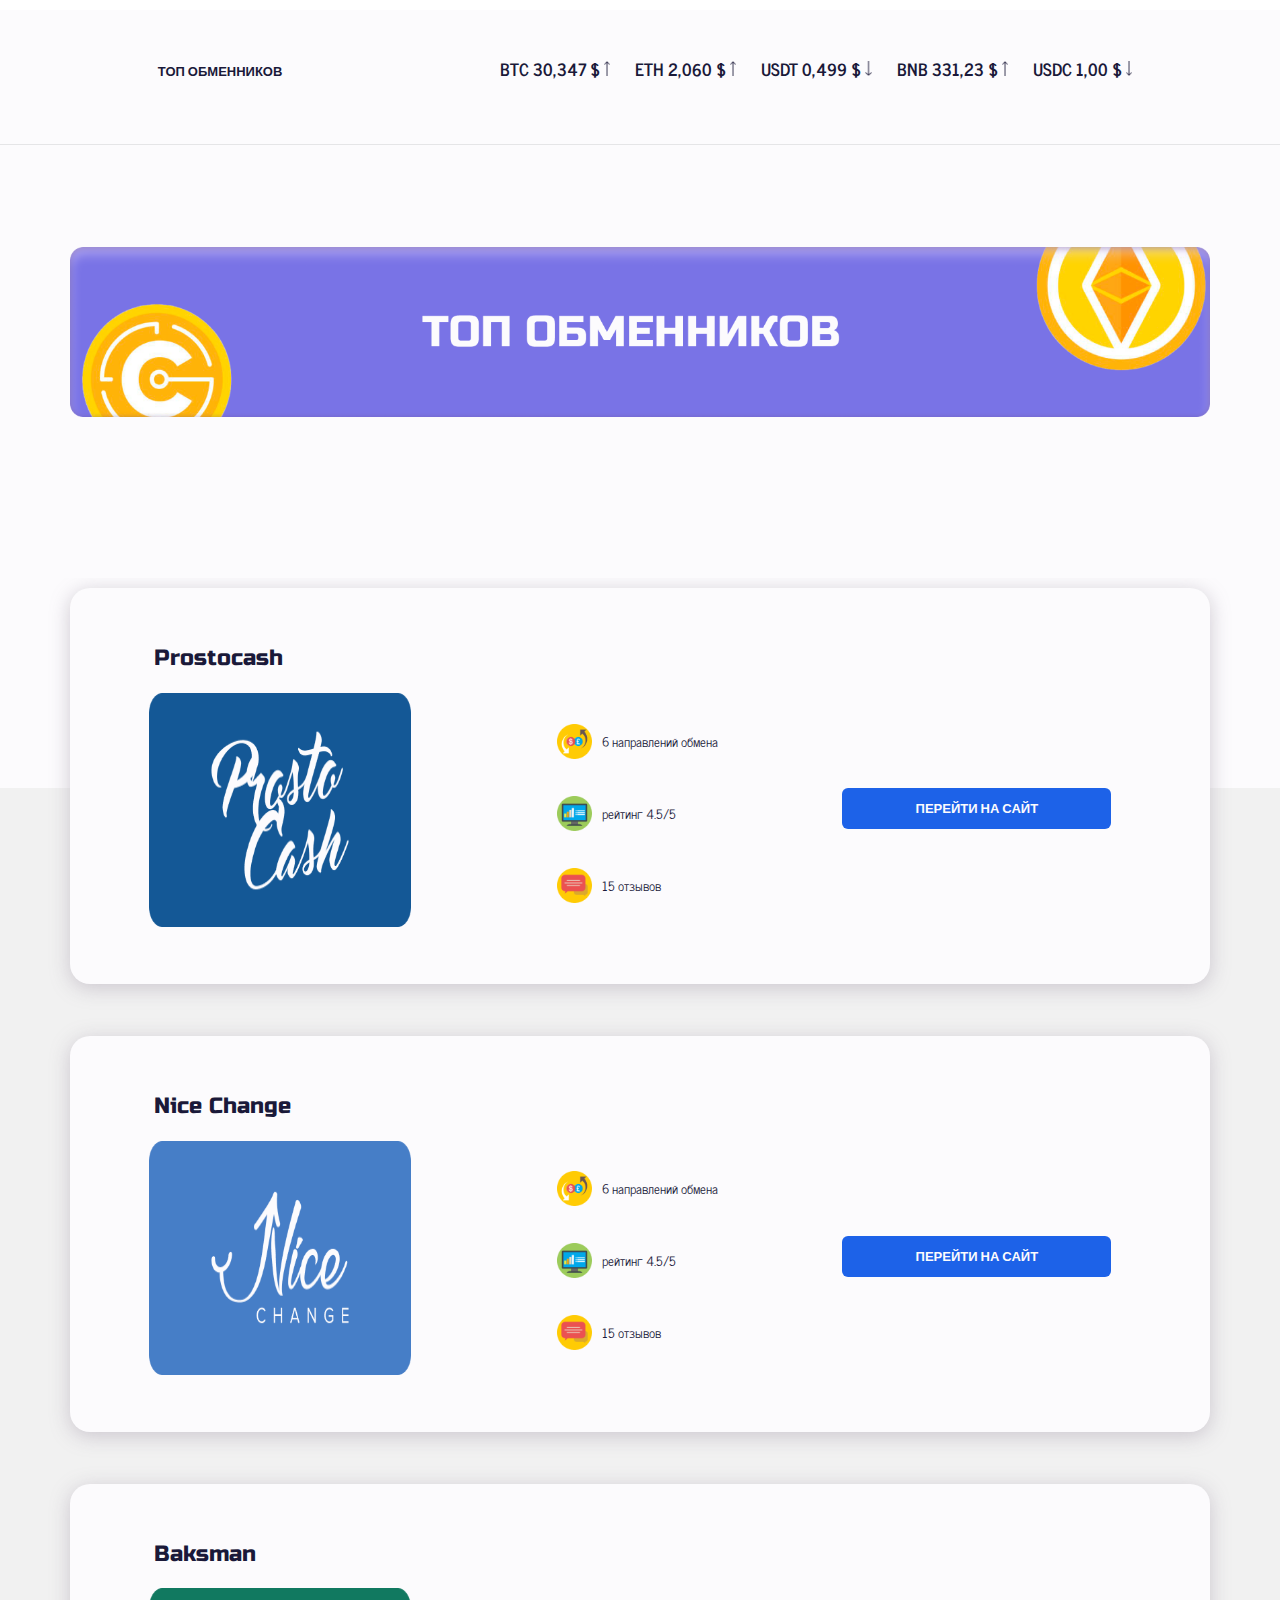
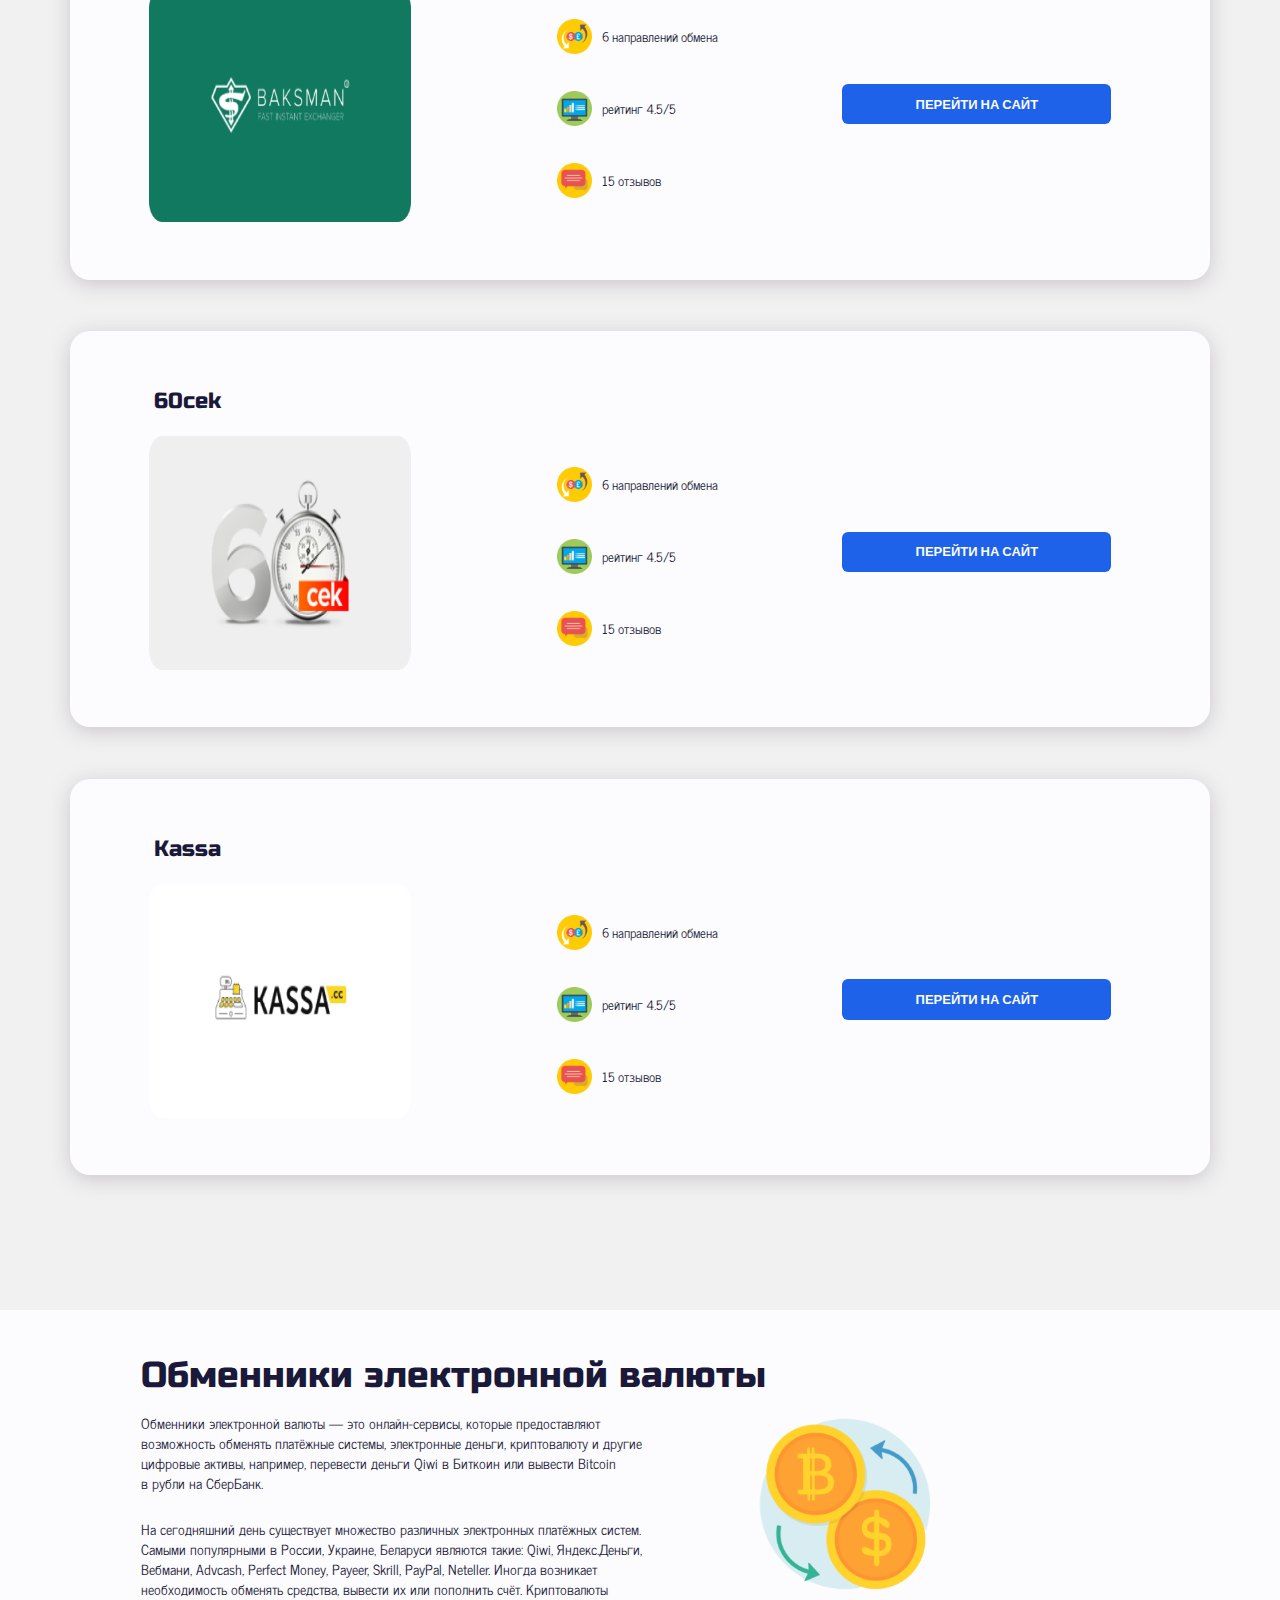
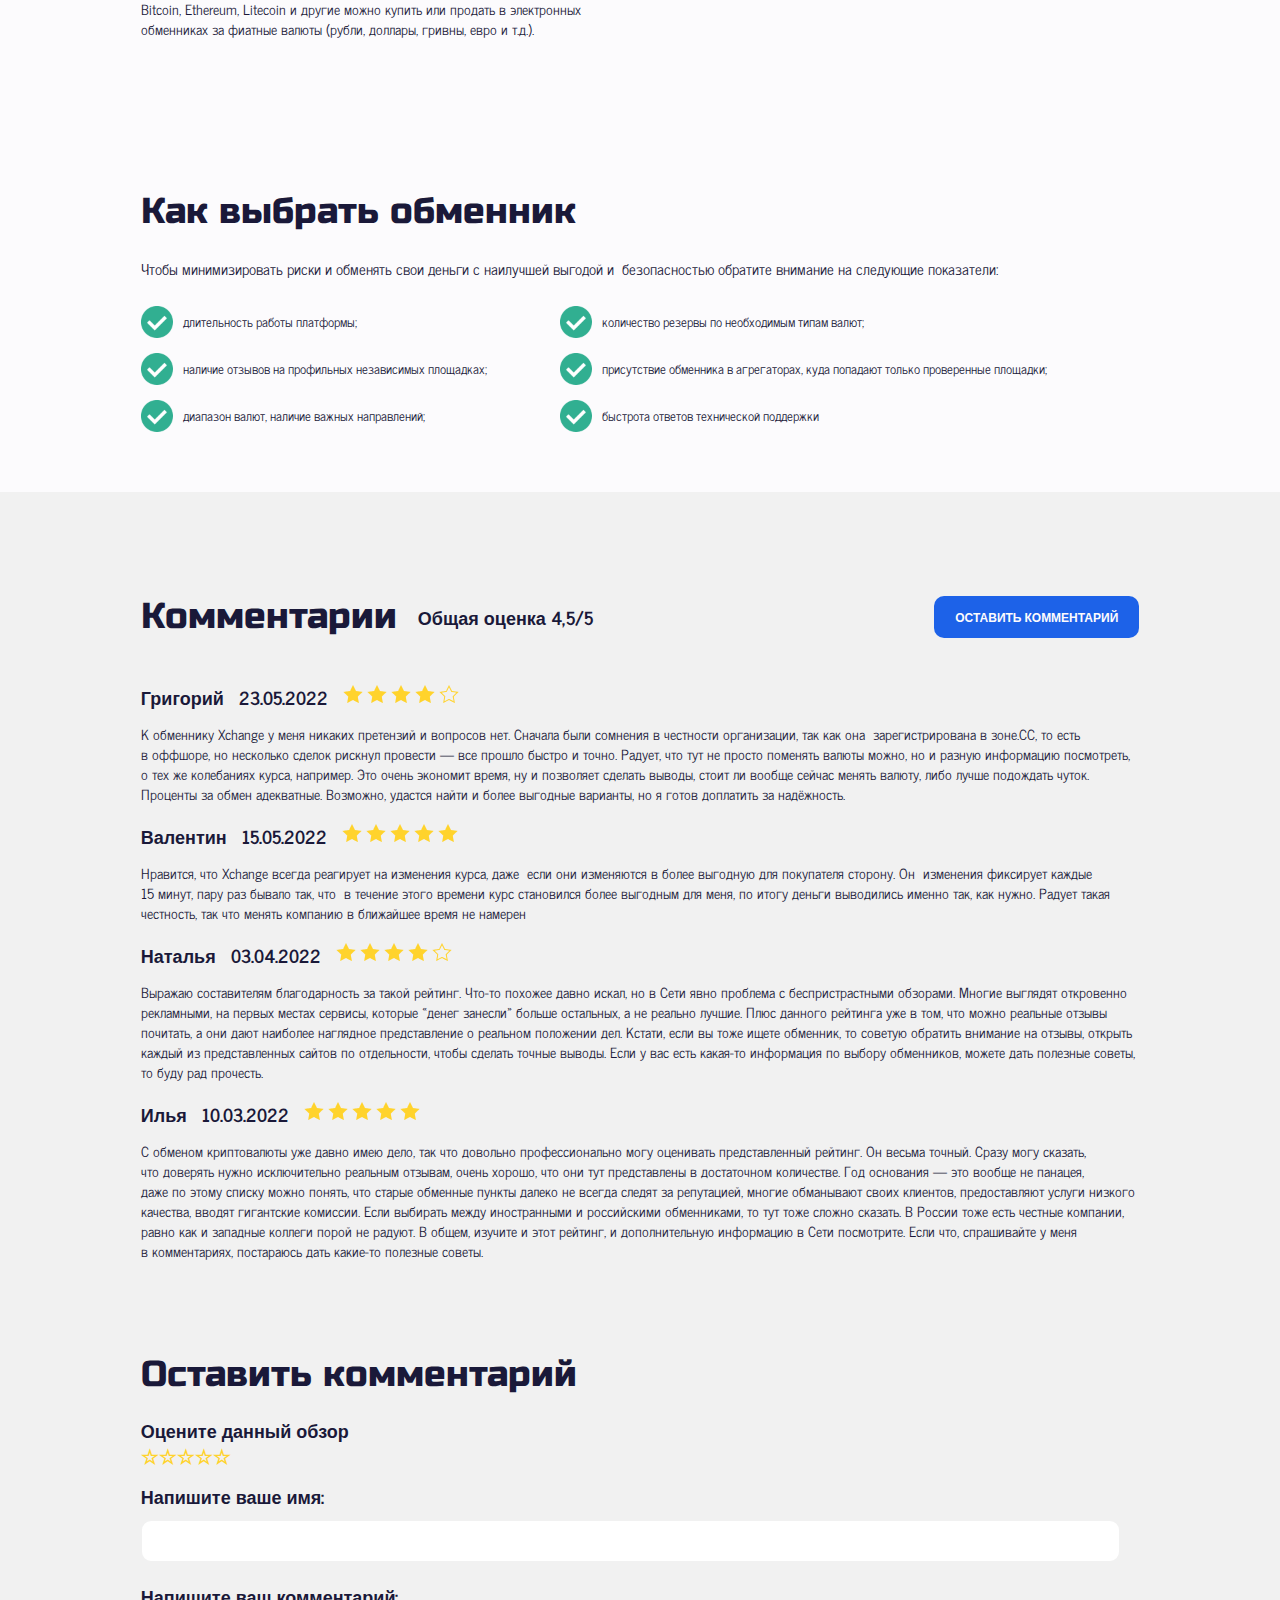
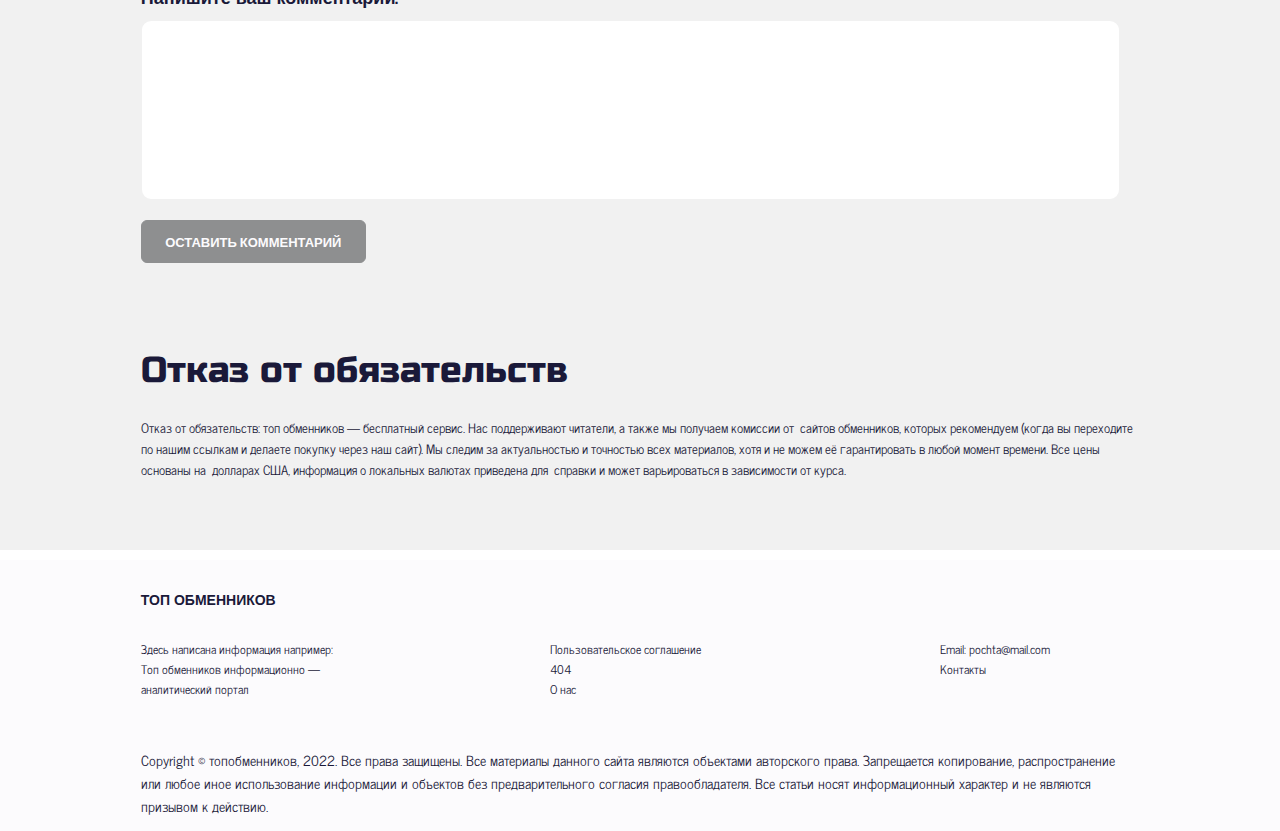
<file: index.html>
<!DOCTYPE html>
<html lang="en">
<head>
    <meta charset="UTF-8">
    <meta http-equiv="X-UA-Compatible" content="IE=edge">
    <meta name="viewport" content="width=device-width, initial-scale=1.0">
    <title>ТОП обменников</title>

    <!-- styles -->
    <link rel="stylesheet" href="./css/index.css">

    <!-- google fonts -->
    
    <!-- News Cycle -->
    <link rel="preconnect" href="https://fonts.googleapis.com">
    <link rel="preconnect" href="https://fonts.gstatic.com" crossorigin>
    <link href="https://fonts.googleapis.com/css2?family=News+Cycle:wght@400;700&display=swap" rel="stylesheet">

    <!-- Russo One -->
    <link rel="preconnect" href="https://fonts.googleapis.com">
    <link rel="preconnect" href="https://fonts.gstatic.com" crossorigin>
    <link href="https://fonts.googleapis.com/css2?family=Russo+One&display=swap" rel="stylesheet">
</head>
<body>
    <!-- HEADER -->
    <header>
        <div class="header">
            <h3>
                ТОП ОБМЕННИКОВ
            </h3>

            <ul>
                <li>
                    BTC 30,347 $
                    <span> 
                        <picture>
                            <source media="(min-width: 320px) and (max-width: 720px)" srcset="./images/ArrowUpSmall.png"/>
                            <img src="./images/ArrowUp.png" alt="arrow up" />
                        </picture>
                    </span>
                    </li>
                <li>
                    ETH 2,060 $ 
                    <picture>
                        <source media="(min-width: 320px) and (max-width: 720px)" srcset="./images/ArrowUpSmall.png"/>
                        <img src="./images/ArrowUp.png" alt="arrow up" />
                    </picture>
                    </li>
                <li>
                    USDT 0,499 $
                    <picture>
                        <source media="(min-width: 320px) and (max-width: 720px)" srcset="./images/ArrowDownSmall.png"/>
                        <img src="./images/ArrowDown.png" alt="arrow down" />
                    </picture>
                </li>
                <li>
                    BNB 331,23 $
                    <picture>
                        <source media="(min-width: 320px) and (max-width: 720px)" srcset="./images/ArrowUpSmall.png"/>
                        <img src="./images/ArrowUp.png" alt="arrow up" />
                    </picture>
                </li>
                <li>
                    USDC 1,00 $ 
                    <picture>
                        <source media="(min-width: 320px) and (max-width: 720px)" srcset="./images/ArrowDownSmall.png"/>
                        <img src="./images/ArrowDown.png" alt="arrow down" />
                    </picture>
                </li>
            </ul>
        </div>

        <div class="banner">
            <picture>
                <source media="(min-width: 320px) and (max-width: 720px)" srcset="./images/banerSmall.png"/>
                <img src="./images/banerBig.png" alt="ТОП ОБМЕННИКОВ"/>  
            </picture>
        </div>
    </header>

    <!-- MAIN CONTENT -->
    <main>

        <!-- CARDS SECTION-->
        <section class="cards-section">
            <div class="card-container">
                <h2>
                    Prostocash 
                </h2>
                <div class="logo-container">
                    <img src="./images/ProstoChashLogoBig.png" alt="Prostocash" />
                </div>
                <div class="info-container">
                    <div>
                        <img src="./images/currency_exchange_money_icon.png" alt="currency exchange money"/>
                        <p>6 направлений обмена</p>
                    </div>
                    <div>
                        <img src="./images/chart_graph_led_statistics_stats_icon.png" alt="chart graph led statistics stats"/>
                        <p>рейтинг 4.5/5</p>
                    </div>
                    <div>
                        <img src="./images/bubble chat_chat_comments_icon.png" alt="bubble chat chat comments"/>
                        <p>15 отзывов</p>
                    </div>
                </div>
                <div class="button-container">
                    <a href="http://" target="_blank" rel="noopener noreferrer">
                        перейти на сайт
                    </a>
                </div>
            </div>

            <div class="card-container">
                <h2>
                    Nice Change
                </h2>
                <div class="logo-container">
                    <img src="./images/niceChangeLogoBig.png" alt="Nice Change" />
                </div>
                <div class="info-container">
                    <div>
                        <img src="./images/currency_exchange_money_icon.png" alt="currency exchange money"/>
                        <p>6 направлений обмена</p>
                    </div>
                    <div>
                        <img src="./images/chart_graph_led_statistics_stats_icon.png" alt="chart graph led statistics stats"/>
                        <p>рейтинг 4.5/5</p>
                    </div>
                    <div>
                        <img src="./images/bubble chat_chat_comments_icon.png" alt="bubble chat chat comments"/>
                        <p>15 отзывов</p>
                    </div>
                </div>
                <div class="button-container">
                    <a href="http://" target="_blank" rel="noopener noreferrer">
                        перейти на сайт
                    </a>
                </div>
            </div>

            <div class="card-container">
                <h2>
                    Baksman
                </h2>
                <div class="logo-container">
                    <img src="./images/baksmanLogoBig.png" alt="Baksman" />
                </div>
                <div class="info-container">
                    <div>
                        <img src="./images/currency_exchange_money_icon.png" alt="currency exchange money"/>
                        <p>6 направлений обмена</p>
                    </div>
                    <div>
                        <img src="./images/chart_graph_led_statistics_stats_icon.png" alt="chart graph led statistics stats"/>
                        <p>рейтинг 4.5/5</p>
                    </div>
                    <div>
                        <img src="./images/bubble chat_chat_comments_icon.png" alt="bubble chat chat comments"/>
                        <p>15 отзывов</p>
                    </div>
                </div>
                <div class="button-container">
                    <a href="http://" target="_blank" rel="noopener noreferrer">
                        перейти на сайт
                    </a>
                </div>
            </div>

            <div class="card-container">
                <h2>
                    60cek
                </h2>
                <div class="logo-container">
                    <img src="./images/60sekLogoBig.png" alt="60cek" />
                </div>
                <div class="info-container">
                    <div>
                        <img src="./images/currency_exchange_money_icon.png" alt="currency exchange money"/>
                        <p>6 направлений обмена</p>
                    </div>
                    <div>
                        <img src="./images/chart_graph_led_statistics_stats_icon.png" alt="chart graph led statistics stats"/>
                        <p>рейтинг 4.5/5</p>
                    </div>
                    <div>
                        <img src="./images/bubble chat_chat_comments_icon.png" alt="bubble chat chat comments"/>
                        <p>15 отзывов</p>
                    </div>
                </div>
                <div class="button-container">
                    <a href="http://" target="_blank" rel="noopener noreferrer">
                        перейти на сайт
                    </a>
                </div>
            </div>

            <div class="card-container">
                <h2>
                    Kassa
                </h2>
                <div class="logo-container">
                    <img src="./images/kassaLogoBig.png" alt="Kassa" />
                </div>
                <div class="info-container">
                    <div>
                        <img src="./images/currency_exchange_money_icon.png" alt="currency exchange money"/>
                        <p>6 направлений обмена</p>
                    </div>
                    <div>
                        <img src="./images/chart_graph_led_statistics_stats_icon.png" alt="chart graph led statistics stats"/>
                        <p>рейтинг 4.5/5</p>
                    </div>
                    <div>
                        <img src="./images/bubble chat_chat_comments_icon.png" alt="bubble chat chat comments"/>
                        <p>15 отзывов</p>
                    </div>
                </div>
                <div class="button-container">
                    <a href="http://" target="_blank" rel="noopener noreferrer">
                        перейти на сайт
                    </a>
                </div>
            </div>
        </section>


        <!-- ABOUT SECTION -->
        <section class="about-container">
            <div class="info-container">
                <div class="info-container__header">
                    <h4 class="paragraph-headers">
                        Обменники электронной валюты
                    </h4>
                </div>

                <div class="info-container__first-paragraph">
                    <p>
                        Обменники электронной валюты — это онлайн-сервисы, которые предоставляют 
                        возможность обменять платёжные системы, электронные деньги, криптовалюту 
                        и другие цифровые активы, например, перевести деньги Qiwi в Биткоин или вывести 
                        Bitcoin в рубли на СберБанк.
                    </p>
                </div>

                <div class="info-container__img">
                    <img src="./images/exchangeBig.png" alt="exchange big image" />
                </div>

                <div class="info-container__second-paragraph">
                    <p>
                        На сегодняшний день существует множество различных электронных платёжных систем. 
                        Самыми популярными в России, Украине, Беларуси являются такие: Qiwi, Яндекс.Деньги,
                        Вебмани, Advcash, Perfect Money, Payeer, Skrill, PayPal, Neteller. Иногда возникает
                        необходимость обменять средства, вывести их или пополнить счёт. Криптовалюты Bitcoin,
                        Ethereum, Litecoin и другие можно купить или продать в электронных обменниках за
                        фиатные валюты (рубли, доллары, гривны, евро и т.д.).
                    </p>
                </div>
            </div>
            <div class="how-to-container">
                <div class="how-to-container__header">
                    <h4 class="paragraph-headers">
                        Как выбрать обменник
                    </h4>
                </div>
                
                <div class="how-to-container__paragraph">
                    <p>
                        Чтобы минимизировать риски и обменять свои деньги с наилучшей выгодой и 
                        безопасностью обратите внимание на следующие показатели:
                    </p>
                </div>

                <div class="how-to-container__lists">
                    <ul>
                        <li>
                            <img 
                                src="./images/approved_check_checkbox_checkmark_confirm_icon 1.png" 
                                alt="approved check checkbox checkmark confirm"
                            />
                            <p>
                                длительность работы платформы; 
                            </p>
                        </li>
                        <li>
                            <img 
                                src="./images/approved_check_checkbox_checkmark_confirm_icon 1.png" 
                                alt="approved check checkbox checkmark confirm"
                            />
                            <p>
                                количество резервы по необходимым типам валют;
                            </p>
                        </li>
                        <li>
                            <img 
                            src="./images/approved_check_checkbox_checkmark_confirm_icon 1.png" 
                            alt="approved check checkbox checkmark confirm"
                            />
                            <p>
                                наличие отзывов на профильных независимых площадках;
                            </p>
                        </li>
                        <li>
                            <img 
                            src="./images/approved_check_checkbox_checkmark_confirm_icon 1.png" 
                            alt="approved check checkbox checkmark confirm"
                            />
                            <p>
                                присутствие обменника в агрегаторах, куда попадают только проверенные площадки;
                            </p>
                        </li>
                        <li>
                            <img 
                            src="./images/approved_check_checkbox_checkmark_confirm_icon 1.png" 
                            alt="approved check checkbox checkmark confirm"
                            />
                            <p>
                                диапазон валют, наличие важных направлений;
                            </p>
                        </li>
                        <li>
                            <img 
                                src="./images/approved_check_checkbox_checkmark_confirm_icon 1.png" 
                                alt="approved check checkbox checkmark confirm"
                            />
                            <p>
                                быстрота ответов технической поддержки
                            </p>
                        </li>
                    </ul>
                </div>
            </div>
        </section>

        <!-- Comments section  -->
        <section class="comments-policy-container">
            <div class="comments-container">
                <div class="comments-container__header">
                    <div class="comments-headers-container">
                        <h4 class="paragraph-headers">
                            Комментарии
                        </h4>
                        <h6 class="second-headers">
                            Общая оценка 4,5/5
                        </h6>
                    </div>
                    <div class="comments-button-container">
                        <a href="#left-comment-form" >
                            оставить комментарий
                        </a>
                    </div>
                </div>
                <div class="comments-container__content">
                    <div class="comment-container">
                        <div class="comment-container__header">
                            <div class="comment-header-container">
                                <div class="comment-header__name second-headers">
                                    Григорий
                                </div>
                                <div class="comment-header__date second-headers">
                                    23.05.2022
                                </div>
                                <div class="comment-header__stars">
                                    <img src="./images/StarFull.png" alt="yellow rating star"/>
                                    <img src="./images/StarFull.png" alt="yellow rating star"/>
                                    <img src="./images/StarFull.png" alt="yellow rating star"/>
                                    <img src="./images/StarFull.png" alt="yellow rating star"/>
                                    <img src="./images/StarEmpty.png" alt="white rating star"/>
                                </div>
                            </div>
                        </div>
                        <div class="comment-container__paragraph">
                            <p>
                                К обменнику Xchange у меня никаких претензий и вопросов нет. 
                                Сначала были сомнения в честности организации, так как она 
                                зарегистрирована в зоне.CC, то есть в оффшоре, но несколько 
                                сделок рискнул провести — все прошло быстро и точно. Радует, 
                                что тут не просто поменять валюты можно, но и разную информацию 
                                посмотреть, о тех же колебаниях курса, например. Это очень экономит
                                время, ну и позволяет сделать выводы, стоит ли вообще сейчас менять
                                валюту, либо лучше подождать чуток. Проценты за обмен адекватные.
                                Возможно, удастся найти и более выгодные варианты, но я готов 
                                доплатить за надёжность.
                            </p>
                        </div>
                    </div>
                    <div class="comment-container">
                        <div class="comment-container__header">
                            <div class="comment-header-container">
                                <div class="comment-header__name second-headers">
                                    Валентин
                                </div>
                                <div class="comment-header__date second-headers">
                                    15.05.2022
                                </div>
                                <div class="comment-header__stars">
                                    <img src="./images/StarFull.png" alt="yellow rating star"/>
                                    <img src="./images/StarFull.png" alt="yellow rating star"/>
                                    <img src="./images/StarFull.png" alt="yellow rating star"/>
                                    <img src="./images/StarFull.png" alt="yellow rating star"/>
                                    <img src="./images/StarFull.png" alt="yellow rating star"/>
                                </div>
                            </div>
                        </div>
                        <div class="comment-container__paragraph">
                            <p>
                                Нравится, что Xchange всегда реагирует на изменения курса, даже 
                                если они изменяются в более выгодную для покупателя сторону. Он 
                                изменения фиксирует каждые 15 минут, пару раз бывало так, что 
                                в течение этого времени курс становился более выгодным для меня, 
                                по итогу деньги выводились именно так, как нужно. Радует такая 
                                честность, так что менять компанию в ближайшее время не намерен
                            </p>
                        </div>
                    </div>
                    <div class="comment-container">
                        <div class="comment-container__header">
                            <div class="comment-header-container">
                                <div class="comment-header__name second-headers">
                                    Наталья
                                </div>
                                <div class="comment-header__date second-headers">
                                    03.04.2022
                                </div>
                                <div class="comment-header__stars">
                                    <img src="./images/StarFull.png" alt="yellow rating star"/>
                                    <img src="./images/StarFull.png" alt="yellow rating star"/>
                                    <img src="./images/StarFull.png" alt="yellow rating star"/>
                                    <img src="./images/StarFull.png" alt="yellow rating star"/>
                                    <img src="./images/StarEmpty.png" alt="white rating star"/>
                                </div>
                            </div>
                        </div>
                        <div class="comment-container__paragraph">
                            <p>
                                Выражаю составителям благодарность за такой рейтинг. Что-то 
                                похожее давно искал, но в Сети явно проблема с беспристрастными 
                                обзорами. Многие выглядят откровенно рекламными, на первых местах 
                                сервисы, которые «денег занесли» больше остальных, а не реально 
                                лучшие. Плюс данного рейтинга уже в том, что можно реальные 
                                отзывы почитать, а они дают наиболее наглядное представление 
                                о реальном положении дел. Кстати, если вы тоже ищете обменник, 
                                то советую обратить внимание на отзывы, открыть каждый из представленных 
                                сайтов по отдельности, чтобы сделать точные выводы. Если у вас есть какая-то 
                                информация по выбору обменников, можете дать полезные советы, то буду рад прочесть.
                            </p>
                        </div>
                    </div>
                    <div class="comment-container">
                        <div class="comment-container__header">
                            <div class="comment-header-container">
                                <div class="comment-header__name second-headers">
                                    Илья
                                </div>
                                <div class="comment-header__date second-headers">
                                    10.03.2022
                                </div>
                                <div class="comment-header__stars">
                                    <img src="./images/StarFull.png" alt="yellow rating star"/>
                                    <img src="./images/StarFull.png" alt="yellow rating star"/>
                                    <img src="./images/StarFull.png" alt="yellow rating star"/>
                                    <img src="./images/StarFull.png" alt="yellow rating star"/>
                                    <img src="./images/StarFull.png" alt="yellow rating star"/>
                                </div>
                            </div>
                        </div>
                        <div class="comment-container__paragraph">
                            <p>
                                С обменом криптовалюты уже давно имею дело, так что довольно профессионально 
                                могу оценивать представленный рейтинг. Он весьма точный. Сразу могу сказать, 
                                что доверять нужно исключительно реальным отзывам, очень хорошо, что они тут 
                                представлены в достаточном количестве. Год основания — это вообще не панацея, 
                                даже по этому списку можно понять, что старые обменные пункты далеко не всегда 
                                следят за репутацией, многие обманывают своих клиентов, предоставляют услуги
                                низкого качества, вводят гигантские комиссии. Если выбирать между иностранными
                                и российскими обменниками, то тут тоже сложно сказать. В России тоже есть 
                                честные компании, равно как и западные коллеги порой не радуют. В общем,
                                изучите и этот рейтинг, и дополнительную информацию в Сети посмотрите. 
                                Если что, спрашивайте у меня в комментариях, постараюсь дать какие-то
                                полезные советы.
                            </p>
                        </div>
                    </div>
                </div>
            </div>

            <div class="left-comments-container">
                <div class="left-comments__header">
                    <h4 class="paragraph-headers">
                        Оставить комментарий
                    </h4>
                </div>

                <!-- onclick -->
                <div class="left-comments__warning hide" id="warning-error">
                    Это поле обязательно к заполнению!
                </div>

                <div class="left-comments__warning hide" id="warning-success">
                    Ваш комментарий успешно добавлен!
                </div>
                

                <form action="" onsubmit="SubmitForm()" name="commentForm" oninput="CheckInput()" id="left-comment-form">
                    <p class="second-headers">
                        Оцените данный обзор
                    </p>
                    <div class="rating">
                        <input id="star5" name="star" type="radio" value="5" class="radio-btn hide" />
                        <label for="star5" >☆</label>
                        <input id="star4" name="star" type="radio" value="4" class="radio-btn hide" />
                        <label for="star4" >☆</label>
                        <input id="star3" name="star" type="radio" value="3" class="radio-btn hide" />
                        <label for="star3" >☆</label>
                        <input id="star2" name="star" type="radio" value="2" class="radio-btn hide" />
                        <label for="star2" >☆</label>
                        <input id="star1" name="star" type="radio" value="1" class="radio-btn hide" />
                        <label for="star1" >☆</label>
                        <div class="clear"></div>
                    </div>
                    <label for="fname" class="second-headers">Напишите ваше имя:</label>
                    <input type="text" id="fname" name="fname" required  />
                    <label for="fcomment" class="second-headers">Напишите ваш комментарий:</label>
                    <textarea id="fcomment" name="fcomment" required > </textarea>

                    <button id="fbutton" >оставить комментарий</button>
                </form>
            </div>
            <div class="policy-container">
                <div class="policy__header">
                    <h4 class="paragraph-headers">
                        Отказ от обязательств
                    </h4>
                </div>
                <div class="policy__paragraph">
                    <p>
                        Отказ от обязательств: топ обменников — бесплатный сервис. 
                        Нас поддерживают читатели, а также мы получаем комиссии от 
                        сайтов обменников, которых рекомендуем (когда вы переходите
                         по нашим ссылкам и делаете покупку через наш сайт). Мы следим 
                         за актуальностью и точностью всех материалов, хотя и не можем 
                         её гарантировать в любой момент времени. Все цены основаны на 
                         долларах США, информация о локальных валютах приведена для 
                         справки и может варьироваться в зависимости от курса.
                    </p>
                </div>
            </div>
        </section>
    </main>

    <!-- Footer -->
    <footer class="footer-container">
        <div class="footer__header">
            <h6>
                ТОП ОБМЕННИКОВ
            </h6>
        </div>
        <div class="footer-contents-container">
            <div class="footer-content-container footer-content__info">
                <p>
                    Здесь написана информация например: Топ обменников информационно — аналитический портал
                </p>
            </div>
            <div class="footer-content-container footer-content__links">
                <a href="./policy.html">
                    Пользовательское соглашение
                </a>
                <a href="./404.html">
                    404
                </a>
                <a href="./about.html">
                    О нас
                </a>
            </div>
            <div class="footer-content-container footer-content__contacts">
                <p>
                    Email: pochta@mail.com
                </p>
                <p>
                    Контакты

                </p>
            </div>
        </div>
        <div class="footer-policy">
            <p>
                Copyright © топобменников, 2022. Все права защищены. 
                Все материалы данного сайта являются объектами авторского 
                права. Запрещается копирование, распространение или любое 
                иное использование информации и объектов без предварительного
                 согласия правообладателя. Все статьи носят информационный 
                 характер и не являются призывом к действию.
            </p>
        </div>
    </footer>

    <!-- Form controller -->
    <script src="./js/FormControl.js" defer></script>
</body>
</html>
</file>
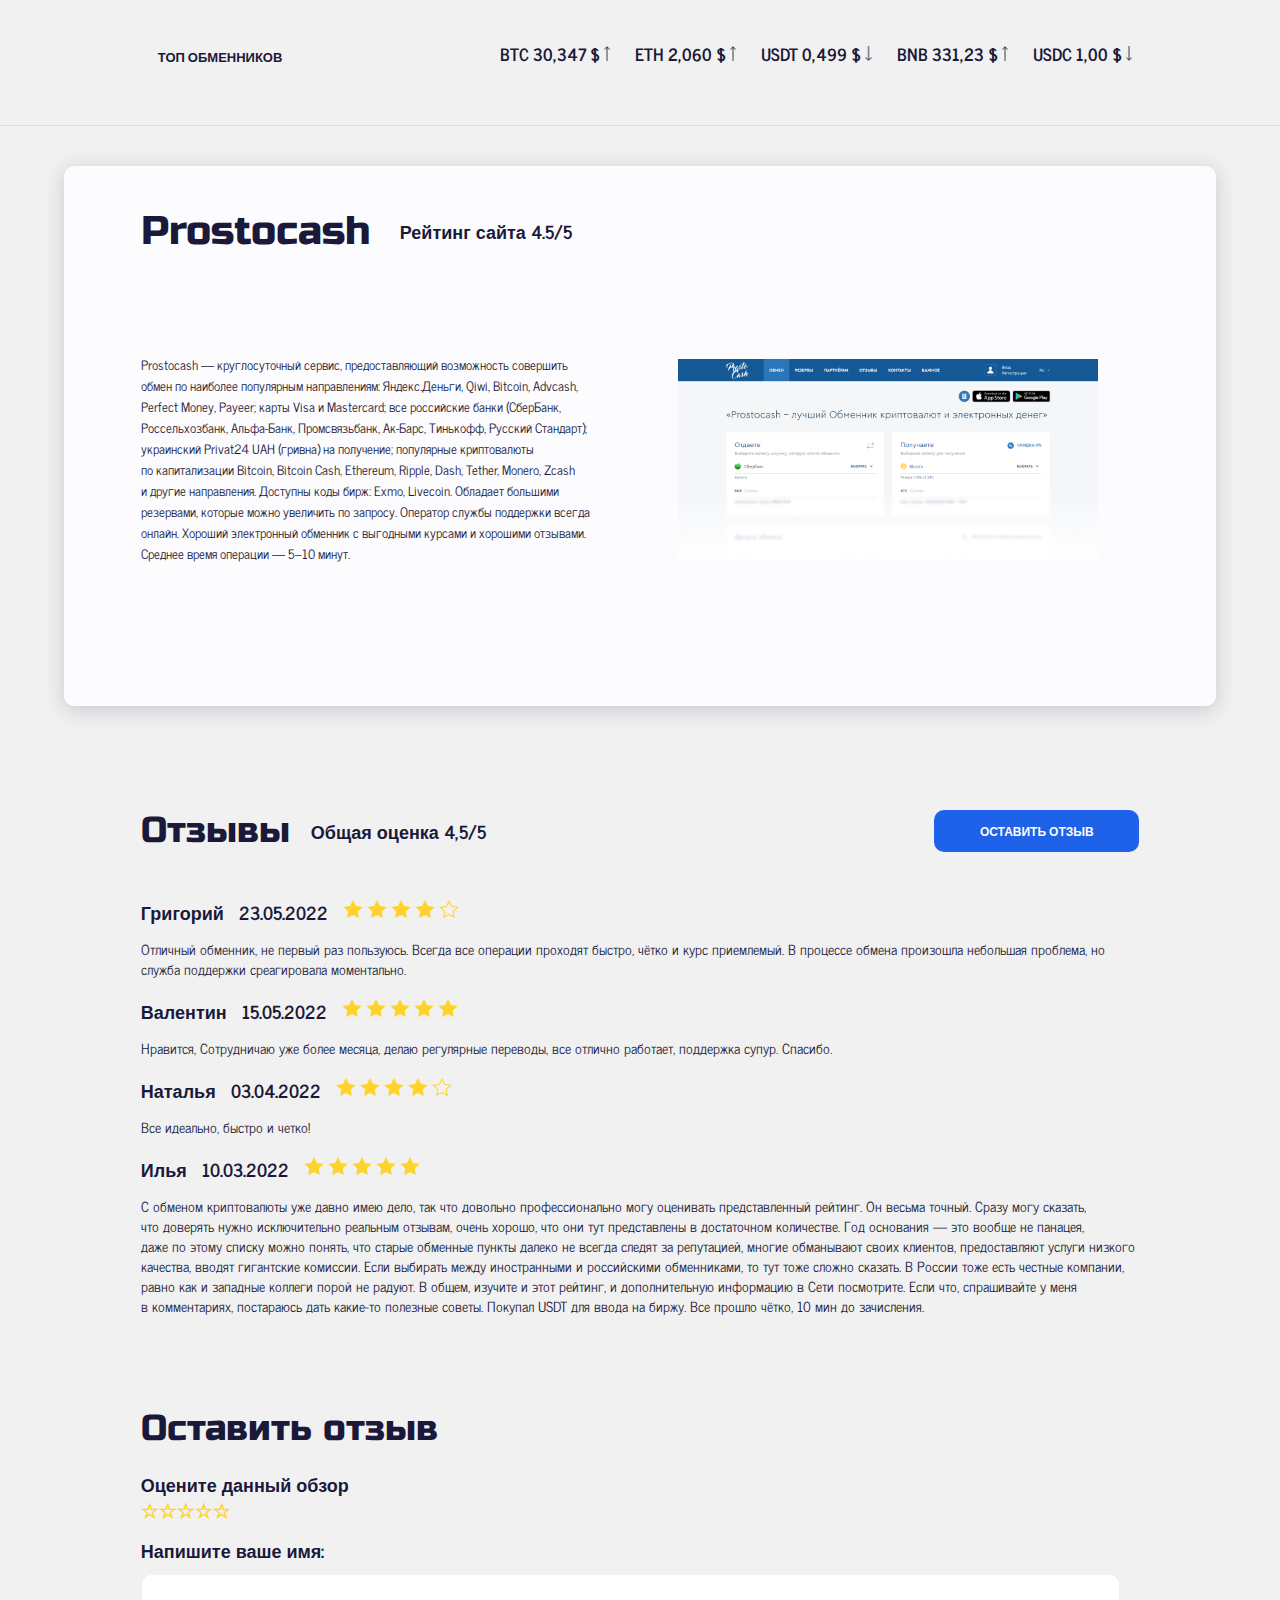
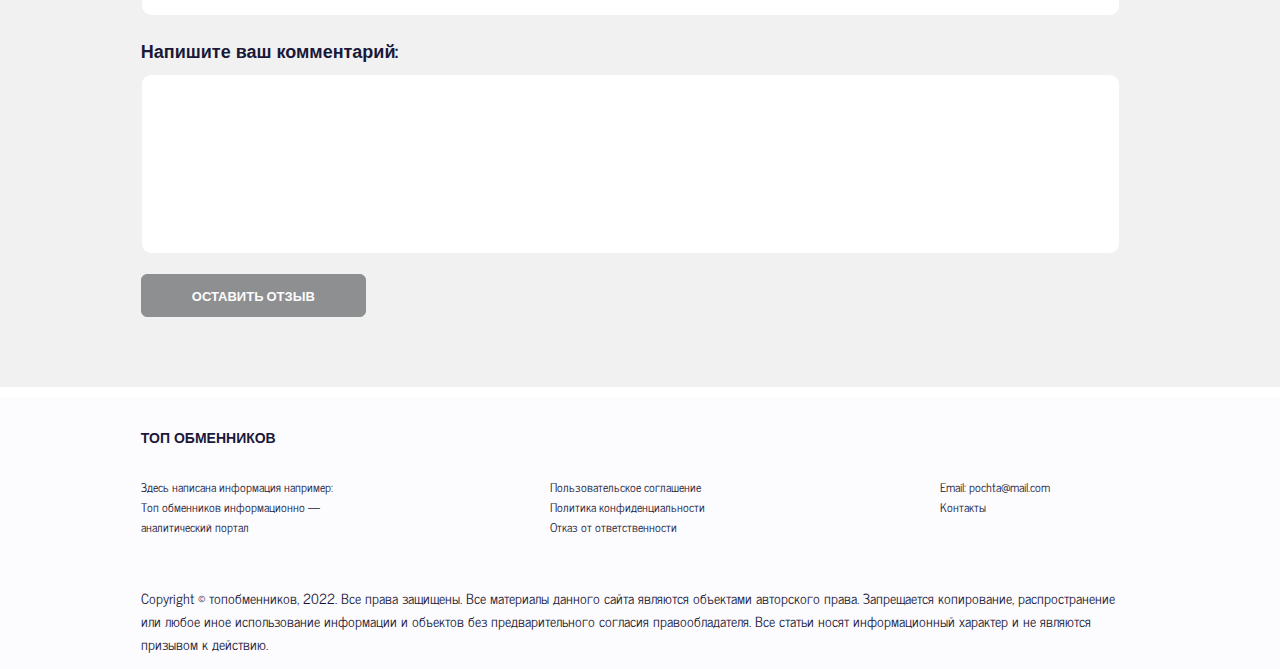
<file: about.html>
<!DOCTYPE html>
<html lang="en">
<head>
    <meta charset="UTF-8">
    <meta http-equiv="X-UA-Compatible" content="IE=edge">
    <meta name="viewport" content="width=device-width, initial-scale=1.0">
    <title>About</title>

    <!-- styles -->
    <link rel="stylesheet" href="./css/about.css">

    <!-- google fonts -->
    
    <!-- News Cycle -->
    <link rel="preconnect" href="https://fonts.googleapis.com">
    <link rel="preconnect" href="https://fonts.gstatic.com" crossorigin>
    <link href="https://fonts.googleapis.com/css2?family=News+Cycle:wght@400;700&display=swap" rel="stylesheet">

    <!-- Russo One -->
    <link rel="preconnect" href="https://fonts.googleapis.com">
    <link rel="preconnect" href="https://fonts.gstatic.com" crossorigin>
    <link href="https://fonts.googleapis.com/css2?family=Russo+One&display=swap" rel="stylesheet">
</head>
<body>
    <!-- HEADER -->
    <header>
        <div class="header">
            <h3>
                ТОП ОБМЕННИКОВ
            </h3>

            <ul>
                <li>
                    BTC 30,347 $
                    <span> 
                        <picture>
                            <source media="(min-width: 320px) and (max-width: 720px)" srcset="./images/ArrowUpSmall.png"/>
                            <img src="./images/ArrowUp.png" alt="arrow up" />
                        </picture>
                    </span>
                    </li>
                <li>
                    ETH 2,060 $ 
                    <picture>
                        <source media="(min-width: 320px) and (max-width: 720px)" srcset="./images/ArrowUpSmall.png"/>
                        <img src="./images/ArrowUp.png" alt="arrow up" />
                    </picture>
                    </li>
                <li>
                    USDT 0,499 $
                    <picture>
                        <source media="(min-width: 320px) and (max-width: 720px)" srcset="./images/ArrowDownSmall.png"/>
                        <img src="./images/ArrowDown.png" alt="arrow down" />
                    </picture>
                </li>
                <li>
                    BNB 331,23 $
                    <picture>
                        <source media="(min-width: 320px) and (max-width: 720px)" srcset="./images/ArrowUpSmall.png"/>
                        <img src="./images/ArrowUp.png" alt="arrow up" />
                    </picture>
                </li>
                <li>
                    USDC 1,00 $ 
                    <picture>
                        <source media="(min-width: 320px) and (max-width: 720px)" srcset="./images/ArrowDownSmall.png"/>
                        <img src="./images/ArrowDown.png" alt="arrow down" />
                    </picture>
                </li>
            </ul>
        </div>
    </header>

    <!-- MAIN CONTENT -->
    <main>
        <!-- About card -->
        <div class="about-card-container">
            <div class="card-container">
                <div class="card-container__header">
                    <h1 class="card-header__name">
                        Prostocash
                    </h1>
                    <h3 class="card-header__rating">
                        Рейтинг сайта 4.5/5
                    </h3>
                </div>
                <div class="card-container__paragraph">
                    <p>
                        Prostocash — круглосуточный сервис, предоставляющий 
                        возможность совершить обмен по наиболее популярным
                        направлениям: Яндекс.Деньги, Qiwi, Bitcoin, Advcash,
                        Perfect Money, Payeer; карты Visa и Mastercard; все
                        российские банки (СберБанк, Россельхозбанк, Альфа-Банк,
                        Промсвязьбанк, Ак-Барс, Тинькофф, Русский Стандарт);
                        украинский Privat24 UAH (гривна) на получение; популярные 
                        криптовалюты по капитализации Bitcoin, Bitcoin Cash, Ethereum,
                        Ripple, Dash, Tether, Monero, Zcash и другие направления. 
                        Доступны коды бирж: Exmo, Livecoin. Обладает большими резервами,
                        которые можно увеличить по запросу. Оператор службы поддержки всегда 
                        онлайн. Хороший электронный обменник с выгодными курсами и хорошими
                        отзывами. Среднее время операции — 5–10 минут.
                    </p>
                </div>
                <div class="card-container__img">
                    <img src="./images/siteScreenshotBig.png" alt="the screenshot of the site">
                </div>
            </div>
        </div>
        
        <!-- Comments section  -->
        <section class="comments-policy-container">
            <div class="comments-container">
                <div class="comments-container__header">
                    <div class="comments-headers-container">
                        <h4 class="paragraph-headers">
                            Отзывы
                        </h4>
                        <h6 class="second-headers">
                            Общая оценка 4,5/5
                        </h6>
                    </div>
                    <div class="comments-button-container">
                        <a href="#left-comment-form" >
                            оставить Отзыв
                        </a>
                    </div>
                </div>
                <div class="comments-container__content">
                    <div class="comment-container">
                        <div class="comment-container__header">
                            <div class="comment-header-container">
                                <div class="comment-header__name second-headers">
                                    Григорий
                                </div>
                                <div class="comment-header__date second-headers">
                                    23.05.2022
                                </div>
                                <div class="comment-header__stars">
                                    <img src="./images/StarFull.png" alt="yellow rating star"/>
                                    <img src="./images/StarFull.png" alt="yellow rating star"/>
                                    <img src="./images/StarFull.png" alt="yellow rating star"/>
                                    <img src="./images/StarFull.png" alt="yellow rating star"/>
                                    <img src="./images/StarEmpty.png" alt="white rating star"/>
                                </div>
                            </div>
                        </div>
                        <div class="comment-container__paragraph">
                            <p>
                                Отличный обменник, не первый раз пользуюсь. Всегда все операции проходят быстро, чётко и курс приемлемый. В процессе обмена произошла небольшая проблема, но служба поддержки среагировала моментально.
                            </p>
                        </div>
                    </div>
                    <div class="comment-container">
                        <div class="comment-container__header">
                            <div class="comment-header-container">
                                <div class="comment-header__name second-headers">
                                    Валентин
                                </div>
                                <div class="comment-header__date second-headers">
                                    15.05.2022
                                </div>
                                <div class="comment-header__stars">
                                    <img src="./images/StarFull.png" alt="yellow rating star"/>
                                    <img src="./images/StarFull.png" alt="yellow rating star"/>
                                    <img src="./images/StarFull.png" alt="yellow rating star"/>
                                    <img src="./images/StarFull.png" alt="yellow rating star"/>
                                    <img src="./images/StarFull.png" alt="yellow rating star"/>
                                </div>
                            </div>
                        </div>
                        <div class="comment-container__paragraph">
                            <p>
                                Нравится, Сотрудничаю уже более месяца, делаю регулярные переводы, все отлично работает, поддержка супур. Спасибо.
                            </p>
                        </div>
                    </div>
                    <div class="comment-container">
                        <div class="comment-container__header">
                            <div class="comment-header-container">
                                <div class="comment-header__name second-headers">
                                    Наталья
                                </div>
                                <div class="comment-header__date second-headers">
                                    03.04.2022
                                </div>
                                <div class="comment-header__stars">
                                    <img src="./images/StarFull.png" alt="yellow rating star"/>
                                    <img src="./images/StarFull.png" alt="yellow rating star"/>
                                    <img src="./images/StarFull.png" alt="yellow rating star"/>
                                    <img src="./images/StarFull.png" alt="yellow rating star"/>
                                    <img src="./images/StarEmpty.png" alt="white rating star"/>
                                </div>
                            </div>
                        </div>
                        <div class="comment-container__paragraph">
                            <p>
                                Все идеально, быстро и четко!
                            </p>
                        </div>
                    </div>
                    <div class="comment-container">
                        <div class="comment-container__header">
                            <div class="comment-header-container">
                                <div class="comment-header__name second-headers">
                                    Илья
                                </div>
                                <div class="comment-header__date second-headers">
                                    10.03.2022
                                </div>
                                <div class="comment-header__stars">
                                    <img src="./images/StarFull.png" alt="yellow rating star"/>
                                    <img src="./images/StarFull.png" alt="yellow rating star"/>
                                    <img src="./images/StarFull.png" alt="yellow rating star"/>
                                    <img src="./images/StarFull.png" alt="yellow rating star"/>
                                    <img src="./images/StarFull.png" alt="yellow rating star"/>
                                </div>
                            </div>
                        </div>
                        <div class="comment-container__paragraph">
                            <p>
                                С обменом криптовалюты уже давно имею дело, так что довольно профессионально могу оценивать представленный рейтинг. Он весьма точный. Сразу могу сказать, что доверять нужно исключительно реальным отзывам, очень хорошо, что они тут представлены в достаточном количестве. Год основания — это вообще не панацея, даже по этому списку можно понять, что старые обменные пункты далеко не всегда следят за репутацией, многие обманывают своих клиентов, предоставляют услуги низкого качества, вводят гигантские комиссии. Если выбирать между иностранными и российскими обменниками, то тут тоже сложно сказать. В России тоже есть честные компании, равно как и западные коллеги порой не радуют. В общем, изучите и этот рейтинг, и дополнительную информацию в Сети посмотрите. Если что, спрашивайте у меня в комментариях, постараюсь дать какие-то полезные советы. Покупал USDT для ввода на биржу. Все прошло чётко, 10 мин до зачисления.
                            </p>
                        </div>
                    </div>
                </div>
            </div>

            <div class="left-comments-container">
                <div class="left-comments__header">
                    <h4 class="paragraph-headers">
                        Оставить отзыв
                    </h4>
                </div>

                <!-- onclick -->
                <div class="left-comments__warning hide" id="warning-error">
                    Это поле обязательно к заполнению!
                </div>

                <div class="left-comments__warning hide" id="warning-success">
                    Ваш комментарий успешно добавлен!
                </div>
                

                <form action="" onsubmit="SubmitForm()" name="commentForm" oninput="CheckInput()" id="left-comment-form">
                    <p class="second-headers">
                        Оцените данный обзор
                    </p>
                    <div class="rating">
                        <input id="star5" name="star" type="radio" value="5" class="radio-btn hide" />
                        <label for="star5" >☆</label>
                        <input id="star4" name="star" type="radio" value="4" class="radio-btn hide" />
                        <label for="star4" >☆</label>
                        <input id="star3" name="star" type="radio" value="3" class="radio-btn hide" />
                        <label for="star3" >☆</label>
                        <input id="star2" name="star" type="radio" value="2" class="radio-btn hide" />
                        <label for="star2" >☆</label>
                        <input id="star1" name="star" type="radio" value="1" class="radio-btn hide" />
                        <label for="star1" >☆</label>
                        <div class="clear"></div>
                    </div>
                    <label for="fname" class="second-headers">Напишите ваше имя:</label>
                    <input type="text" id="fname" name="fname" required  />
                    <label for="fcomment" class="second-headers">Напишите ваш комментарий:</label>
                    <textarea id="fcomment" name="fcomment" required > </textarea>

                    <button id="fbutton" >оставить отзыв</button>
                </form>
            </div>
            
        </section>
    </main>

    <!-- Footer -->
    <footer class="footer-container">
        <div class="footer__header">
            <h6>
                ТОП ОБМЕННИКОВ
            </h6>
        </div>
        <div class="footer-contents-container">
            <div class="footer-content-container footer-content__info">
                <p>
                    Здесь написана информация например: Топ обменников информационно — аналитический портал
                </p>
            </div>
            <div class="footer-content-container footer-content__links">
                <a href="#">
                    Пользовательское соглашение
                </a>
                <a href="#">
                    Политика конфиденциальности
                </a>
                <a href="#">
                    Отказ от ответственности
                </a>
            </div>
            <div class="footer-content-container footer-content__contacts">
                <p>
                    Email: pochta@mail.com
                </p>
                <p>
                    Контакты

                </p>
            </div>
        </div>
        <div class="footer-policy">
            <p>
                Copyright © топобменников, 2022. Все права защищены. 
                Все материалы данного сайта являются объектами авторского 
                права. Запрещается копирование, распространение или любое 
                иное использование информации и объектов без предварительного
                    согласия правообладателя. Все статьи носят информационный 
                    характер и не являются призывом к действию.
            </p>
        </div>
    </footer>
    
</body>
</html>
</file>
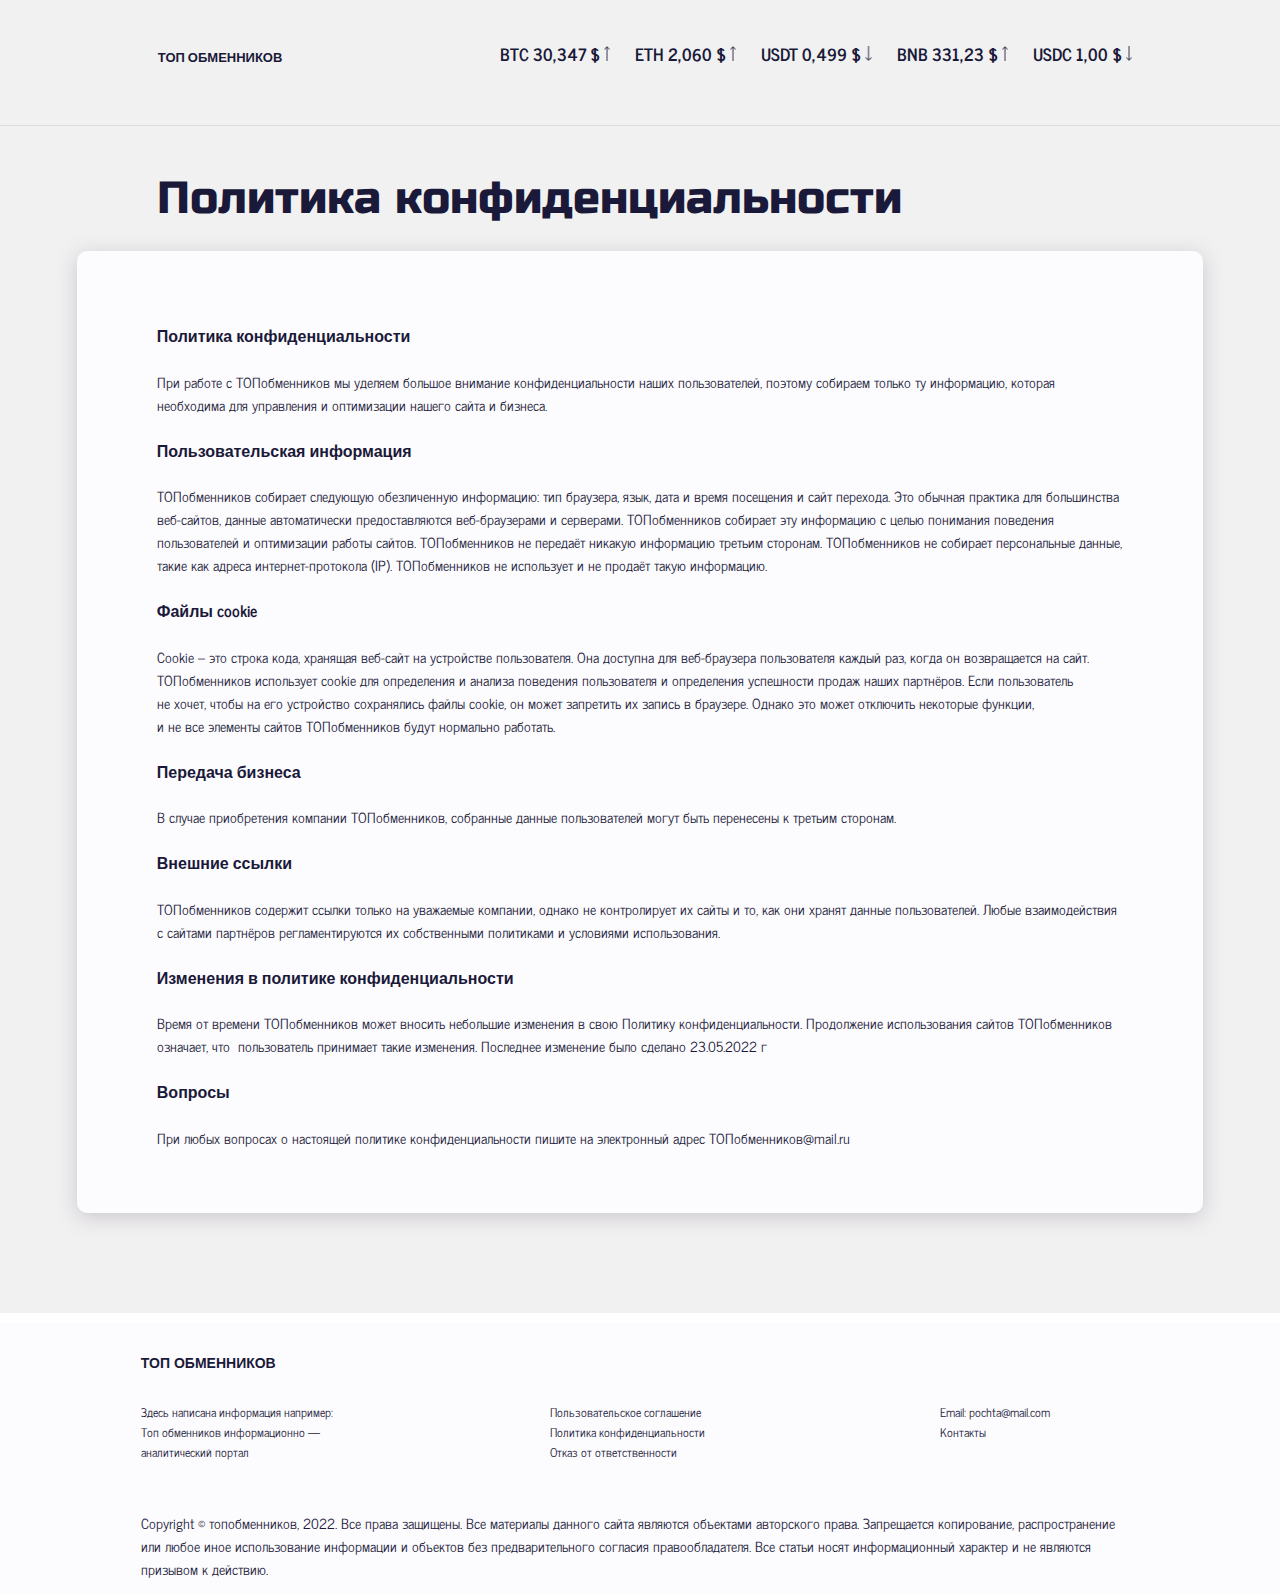
<file: policy.html>
<!DOCTYPE html>
<html lang="en">
<head>
    <meta charset="UTF-8">
    <meta http-equiv="X-UA-Compatible" content="IE=edge">
    <meta name="viewport" content="width=device-width, initial-scale=1.0">
    <title>Policy</title>

    <!-- styles -->
    <link rel="stylesheet" href="./css/policy.css">

    <!-- google fonts -->
    
    <!-- News Cycle -->
    <link rel="preconnect" href="https://fonts.googleapis.com">
    <link rel="preconnect" href="https://fonts.gstatic.com" crossorigin>
    <link href="https://fonts.googleapis.com/css2?family=News+Cycle:wght@400;700&display=swap" rel="stylesheet">

    <!-- Russo One -->
    <link rel="preconnect" href="https://fonts.googleapis.com">
    <link rel="preconnect" href="https://fonts.gstatic.com" crossorigin>
    <link href="https://fonts.googleapis.com/css2?family=Russo+One&display=swap" rel="stylesheet">
</head>
<body>
    <!-- HEADER -->
    <header>
        <div class="header">
            <h3>
                ТОП ОБМЕННИКОВ
            </h3>

            <ul>
                <li>
                    BTC 30,347 $
                    <span> 
                        <picture>
                            <source media="(min-width: 320px) and (max-width: 720px)" srcset="./images/ArrowUpSmall.png"/>
                            <img src="./images/ArrowUp.png" alt="arrow up" />
                        </picture>
                    </span>
                    </li>
                <li>
                    ETH 2,060 $ 
                    <picture>
                        <source media="(min-width: 320px) and (max-width: 720px)" srcset="./images/ArrowUpSmall.png"/>
                        <img src="./images/ArrowUp.png" alt="arrow up" />
                    </picture>
                    </li>
                <li>
                    USDT 0,499 $
                    <picture>
                        <source media="(min-width: 320px) and (max-width: 720px)" srcset="./images/ArrowDownSmall.png"/>
                        <img src="./images/ArrowDown.png" alt="arrow down" />
                    </picture>
                </li>
                <li>
                    BNB 331,23 $
                    <picture>
                        <source media="(min-width: 320px) and (max-width: 720px)" srcset="./images/ArrowUpSmall.png"/>
                        <img src="./images/ArrowUp.png" alt="arrow up" />
                    </picture>
                </li>
                <li>
                    USDC 1,00 $ 
                    <picture>
                        <source media="(min-width: 320px) and (max-width: 720px)" srcset="./images/ArrowDownSmall.png"/>
                        <img src="./images/ArrowDown.png" alt="arrow down" />
                    </picture>
                </li>
            </ul>
        </div>
    </header>

    <main>
        <section>
            <h1 class="card-header">
                Политика конфиденциальности
            </h1>
            <div class="card-container">
                <div class="block-container">
                    <div class="block__header">
                        <h4>
                            Политика конфиденциальности
                        </h4>    
                    </div>
                    <div class="block__paragraph">
                        <p>
                            При работе с ТОПобменников мы уделяем большое 
                            внимание конфиденциальности наших пользователей, 
                            поэтому собираем только ту информацию, которая необходима 
                            для управления и оптимизации нашего сайта и бизнеса.
                        </p>    
                    </div>
                </div>
                <div class="block-container">
                    <div class="block__header">
                        <h4>
                            Пользовательская информация
                        </h4>
                    </div>
                    <div class="block__paragraph">
                        <p>
                            ТОПобменников собирает следующую обезличенную информацию: 
                            тип браузера, язык, дата и время посещения и сайт перехода.
                            Это обычная практика для большинства веб-сайтов, данные автоматически 
                            предоставляются веб-браузерами и серверами. ТОПобменников собирает эту
                            информацию с целью понимания поведения пользователей и оптимизации
                            работы сайтов. ТОПобменников не передаёт никакую информацию третьим сторонам.
                            ТОПобменников не собирает персональные данные, такие как адреса интернет-протокола (IP).
                            ТОПобменников не использует и не продаёт такую информацию.
                        </p>
                    </div>
                </div>
                <div class="block-container">
                    <div class="block__header">
                        <h4>
                            Файлы cookie
                        </h4>
                    </div>
                    <div class="block__paragraph">
                        <p>
                            Cookie – это строка кода, хранящая веб-сайт на устройстве пользователя.
                            Она доступна для веб-браузера пользователя каждый раз, когда он возвращается
                            на сайт. ТОПобменников использует cookie для определения и анализа поведения 
                            пользователя и определения успешности продаж наших партнёров.
                            Если пользователь не хочет, чтобы на его устройство сохранялись файлы cookie, 
                            он может запретить их запись в браузере. Однако это может отключить некоторые 
                            функции, и не все элементы сайтов ТОПобменников будут нормально работать.
                        </p>
                    </div>
                </div>
                <div class="block-container">
                    <div class="block__header">
                        <h4>
                            Передача бизнеса
                        </h4>
                    </div>
                    <div class="block__paragraph">
                        <p>
                            В случае приобретения компании ТОПобменников, собранные данные пользователей 
                            могут быть перенесены к третьим сторонам.
                        </p>    
                    </div>
                </div>
                <div class="block-container">
                    <div class="block__header">
                        <h4>
                            Внешние ссылки
                        </h4>
                    </div>
                    <div class="block__paragraph">
                        <p>
                            ТОПобменников содержит ссылки только на уважаемые компании, 
                            однако не контролирует их сайты и то, как они хранят данные пользователей.
                            Любые взаимодействия с сайтами партнёров регламентируются их собственными 
                            политиками и условиями использования.
                        </p>
                    </div>
                </div>
                <div class="block-container">
                    <div class="block__header">
                        <h4>
                            Изменения в политике конфиденциальности
                        </h4>
                    </div>
                    <div class="block__paragraph">
                        <p>
                            Время от времени ТОПобменников может вносить небольшие изменения в свою Политику 
                            конфиденциальности. Продолжение использования сайтов ТОПобменников означает, что 
                            пользователь принимает такие изменения. Последнее изменение было сделано 23.05.2022 г
                        </p>
                    </div>
                </div>
                <div class="block-container">
                    <div class="block__header">
                        <h4>
                            Вопросы
                        </h4>
                    </div>
                    <div class="block__paragraph">
                        <p>
                            При любых вопросах о настоящей политике конфиденциальности пишите на электронный адрес 
                            ТОПобменников@mail.ru
                        </p>
                    </div>
                </div>
            </div>
        </section>
    </main>

    <!-- Footer -->
    <footer class="footer-container">
        <div class="footer__header">
            <h6>
                ТОП ОБМЕННИКОВ
            </h6>
        </div>
        <div class="footer-contents-container">
            <div class="footer-content-container footer-content__info">
                <p>
                    Здесь написана информация например: Топ обменников информационно — аналитический портал
                </p>
            </div>
            <div class="footer-content-container footer-content__links">
                <a href="#">
                    Пользовательское соглашение
                </a>
                <a href="#">
                    Политика конфиденциальности
                </a>
                <a href="#">
                    Отказ от ответственности
                </a>
            </div>
            <div class="footer-content-container footer-content__contacts">
                <p>
                    Email: pochta@mail.com
                </p>
                <p>
                    Контакты

                </p>
            </div>
        </div>
        <div class="footer-policy">
            <p>
                Copyright © топобменников, 2022. Все права защищены. 
                Все материалы данного сайта являются объектами авторского 
                права. Запрещается копирование, распространение или любое 
                иное использование информации и объектов без предварительного
                    согласия правообладателя. Все статьи носят информационный 
                    характер и не являются призывом к действию.
            </p>
        </div>
    </footer>
    
</body>
</html>
</file>
<file: css/index.css>
html {
  font-size: 10px;
  width: 100%;
  scroll-behavior: smooth;
}

body {
  font-size: 16px;
  width: 100%;
  max-width: 100%;
  overflow-x: hidden;
  color: #1A1939;
  margin: 0;
}

* {
  font-family: 'News Cycle', sans-serif;
  text-decoration: none;
  -webkit-box-sizing: border-box;
          box-sizing: border-box;
}

.hide {
  display: none;
}

.paragraph-headers {
  font-family: 'Russo One', sans-serif;
  font-style: normal;
  font-weight: 400;
  font-size: 3.6rem;
  line-height: 3.6rem;
  color: #1A1939;
}

.second-headers {
  font-family: 'News Cycle', sans-serif;
  font-style: normal;
  font-weight: 700;
  font-size: 1.8rem;
  line-height: 1.8rem;
  color: #1A1939;
}

header {
  width: 100vw;
  display: -webkit-box;
  display: -ms-flexbox;
  display: flex;
  -webkit-box-pack: center;
      -ms-flex-pack: center;
          justify-content: center;
  -webkit-box-align: center;
      -ms-flex-align: center;
          align-items: center;
  -ms-flex-wrap: nowrap;
      flex-wrap: nowrap;
  -webkit-box-orient: vertical;
  -webkit-box-direction: normal;
      -ms-flex-direction: column;
          flex-direction: column;
  margin-bottom: 5vh;
  margin-top: 1rem;
  z-index: 1;
  background-color: #FCFBFD;
  overflow-y: hidden;
}

header .header {
  width: 100vw;
  height: 15vh;
  display: -webkit-box;
  display: -ms-flexbox;
  display: flex;
  -webkit-box-pack: center;
      -ms-flex-pack: center;
          justify-content: center;
  -webkit-box-align: center;
      -ms-flex-align: center;
          align-items: center;
  -ms-flex-wrap: nowrap;
      flex-wrap: nowrap;
  -webkit-box-orient: horizontal;
  -webkit-box-direction: normal;
      -ms-flex-direction: row;
          flex-direction: row;
  border-bottom: 1px solid rgba(142, 143, 144, 0.2);
}

header .header h3 {
  width: 30vw;
  font-style: normal;
  font-weight: 700;
  font-size: 1.3rem;
  line-height: 1.3rem;
  color: #1A1939;
  text-align: center;
  margin-left: -7.8vw;
  margin-top: 0vh;
}

header .header ul {
  width: 60vw;
  list-style: none;
  display: -webkit-box;
  display: -ms-flexbox;
  display: flex;
  -webkit-box-pack: center;
      -ms-flex-pack: center;
          justify-content: center;
  -webkit-box-align: center;
      -ms-flex-align: center;
          align-items: center;
  -ms-flex-wrap: nowrap;
      flex-wrap: nowrap;
  -webkit-box-orient: horizontal;
  -webkit-box-direction: normal;
      -ms-flex-direction: row;
          flex-direction: row;
  gap: 2.5rem;
  margin-right: -2.8rem;
  margin-top: 0vh;
}

header .header ul li {
  text-align: center;
  font-style: normal;
  font-weight: 700;
  font-size: 1.7rem;
  line-height: 1.7rem;
  color: #1A1939;
}

header .header ul li img {
  height: 1.5rem;
}

header .banner {
  width: 100vw;
  height: 40vh;
  display: -webkit-box;
  display: -ms-flexbox;
  display: flex;
  -webkit-box-pack: center;
      -ms-flex-pack: center;
          justify-content: center;
  -webkit-box-align: center;
      -ms-flex-align: center;
          align-items: center;
  margin-top: 1rem;
  padding-left: 0rem;
}

header .banner picture img {
  width: 89vw;
}

.cards-section {
  width: 100vw;
  max-width: 100vw;
  display: -webkit-box;
  display: -ms-flexbox;
  display: flex;
  -webkit-box-pack: center;
      -ms-flex-pack: center;
          justify-content: center;
  -webkit-box-align: center;
      -ms-flex-align: center;
          align-items: center;
  -ms-flex-wrap: nowrap;
      flex-wrap: nowrap;
  -webkit-box-orient: vertical;
  -webkit-box-direction: normal;
      -ms-flex-direction: column;
          flex-direction: column;
  gap: 5.75vh;
  background: #8E8F9020;
  overflow-x: hidden;
  margin-top: 7vh;
  padding-bottom: 15vh;
  padding-left: 0rem;
}

.cards-section:first-child {
  padding-top: 1rem;
  overflow-x: hidden;
}

.cards-section:first-child::before {
  content: '';
  width: 100vw;
  height: 32.5vh;
  overflow-x: hidden;
  background-color: #FCFBFD;
  z-index: 1;
  position: absolute;
  top: 55vh;
  left: 0;
}

.cards-section .card-container {
  width: 89vw;
  height: 44vh;
  display: -ms-grid;
  display: grid;
  -ms-grid-columns: 33.3% 33.3% 33.3%;
      grid-template-columns: 33.3% 33.3% 33.3%;
  -ms-grid-rows: 10vh 30vh;
      grid-template-rows: 10vh 30vh;
  -webkit-box-pack: center;
      -ms-flex-pack: center;
          justify-content: center;
  -ms-flex-line-pack: center;
      align-content: center;
  -webkit-box-shadow: 0px 4px 20px rgba(194, 188, 198, 0.8);
          box-shadow: 0px 4px 20px rgba(194, 188, 198, 0.8);
  border-radius: 20px;
  background-color: #FCFBFD;
  position: relative;
  z-index: 10;
  -webkit-transition: .5s;
  transition: .5s;
}

.cards-section .card-container h2 {
  -ms-grid-column: 1;
  -ms-grid-column-span: 1;
  grid-column: 1/2;
  height: 10vh;
  display: -webkit-box;
  display: -ms-flexbox;
  display: flex;
  -webkit-box-pack: start;
      -ms-flex-pack: start;
          justify-content: flex-start;
  -webkit-box-align: center;
      -ms-flex-align: center;
          align-items: center;
  margin: 0;
  padding: 0;
  margin-left: 6.5vw;
  font-family: 'Russo One', sans-serif;
  font-style: normal;
  font-weight: 400;
  font-size: 2.2rem;
  line-height: 2.2rem;
  color: #1A1939;
  margin-top: .8vh;
}

.cards-section .card-container .logo-container {
  -ms-grid-column: 1;
  -ms-grid-column-span: 1;
  grid-column: 1/2;
  display: -webkit-box;
  display: -ms-flexbox;
  display: flex;
  -webkit-box-pack: center;
      -ms-flex-pack: center;
          justify-content: center;
  -webkit-box-align: center;
      -ms-flex-align: center;
          align-items: center;
  margin-bottom: 4.7vh;
  margin-left: 3vw;
}

.cards-section .card-container .logo-container img {
  height: 26vh;
  width: 77%;
}

.cards-section .card-container .info-container {
  width: 100%;
  height: 100%;
  display: -webkit-box;
  display: -ms-flexbox;
  display: flex;
  -webkit-box-pack: start;
      -ms-flex-pack: start;
          justify-content: flex-start;
  -webkit-box-align: center;
      -ms-flex-align: center;
          align-items: center;
  -webkit-box-orient: vertical;
  -webkit-box-direction: normal;
      -ms-flex-direction: column;
          flex-direction: column;
  -ms-flex-wrap: nowrap;
      flex-wrap: nowrap;
  padding-top: 1vh;
  padding-left: 3vw;
  -webkit-column-gap: 0vh;
          column-gap: 0vh;
}

.cards-section .card-container .info-container div {
  width: 16vw;
  height: 8vh;
  display: -webkit-box;
  display: -ms-flexbox;
  display: flex;
  -webkit-box-pack: start;
      -ms-flex-pack: start;
          justify-content: flex-start;
  -webkit-box-align: center;
      -ms-flex-align: center;
          align-items: center;
  -webkit-box-orient: horizontal;
  -webkit-box-direction: normal;
      -ms-flex-direction: row;
          flex-direction: row;
}

.cards-section .card-container .info-container div img {
  width: 3.5rem;
  height: 3.5rem;
}

.cards-section .card-container .info-container div p {
  margin-left: 1rem;
  font-style: normal;
  font-weight: 400;
  font-size: 1.3rem;
  line-height: 2.5rem;
  color: #1A1939;
}

.cards-section .card-container .button-container {
  display: -webkit-box;
  display: -ms-flexbox;
  display: flex;
  -webkit-box-pack: start;
      -ms-flex-pack: start;
          justify-content: flex-start;
  -webkit-box-align: center;
      -ms-flex-align: center;
          align-items: center;
}

.cards-section .card-container .button-container a {
  margin-left: 1vw;
  margin-bottom: 5vh;
  width: 21vw;
  height: 4.5vh;
  display: -webkit-box;
  display: -ms-flexbox;
  display: flex;
  -webkit-box-orient: horizontal;
  -webkit-box-direction: normal;
      -ms-flex-direction: row;
          flex-direction: row;
  -webkit-box-pack: center;
      -ms-flex-pack: center;
          justify-content: center;
  -webkit-box-align: center;
      -ms-flex-align: center;
          align-items: center;
  padding: 1.8rem 3rem 2rem;
  background: #1D62E8;
  border-radius: .6rem;
  font-style: normal;
  font-weight: 700;
  font-size: 1.3rem;
  line-height: 1.3rem;
  text-align: center;
  text-transform: uppercase;
  color: #FCFBFD;
}

.cards-section .card-container:hover {
  background-color: #F8F1FF;
}

.about-container {
  background-color: #FCFBFD;
  display: -webkit-box;
  display: -ms-flexbox;
  display: flex;
  -webkit-box-pack: center;
      -ms-flex-pack: center;
          justify-content: center;
  -webkit-box-align: center;
      -ms-flex-align: center;
          align-items: center;
  -webkit-box-orient: vertical;
  -webkit-box-direction: normal;
      -ms-flex-direction: column;
          flex-direction: column;
  padding-bottom: 6rem;
}

.about-container .info-container {
  width: 78vw;
  display: -ms-grid;
  display: grid;
  -ms-grid-columns: 60% 40%;
      grid-template-columns: 60% 40%;
  -ms-grid-rows: 20% 35% 35%;
      grid-template-rows: 20% 35% 35%;
}

.about-container .info-container__header {
  width: 100%;
  -ms-grid-column: 1;
  -ms-grid-column-span: 2;
  grid-column: 1/3;
}

.about-container .info-container__first-paragraph {
  width: 84%;
}

.about-container .info-container__first-paragraph p {
  font-family: 'News Cycle', sans-serif;
  font-style: normal;
  font-weight: 400;
  font-size: 1.4rem;
  line-height: 2rem;
  color: #1A1939;
}

.about-container .info-container__second-paragraph {
  width: 84%;
  margin-top: -5rem;
}

.about-container .info-container__second-paragraph p {
  font-family: 'News Cycle', sans-serif;
  font-style: normal;
  font-weight: 400;
  font-size: 1.4rem;
  line-height: 2rem;
  color: #1A1939;
}

.about-container .info-container__img img {
  margin-top: 0rem;
  height: 21rem;
}

.about-container .how-to-container {
  width: 78vw;
  display: -webkit-box;
  display: -ms-flexbox;
  display: flex;
  -webkit-box-pack: center;
      -ms-flex-pack: center;
          justify-content: center;
  -webkit-box-orient: vertical;
  -webkit-box-direction: normal;
      -ms-flex-direction: column;
          flex-direction: column;
  margin-top: -1rem;
}

.about-container .how-to-container__header h4 {
  height: 0rem;
}

.about-container .how-to-container__paragraph p {
  font-family: 'News Cycle', sans-serif;
  font-style: normal;
  font-weight: 400;
  font-size: 1.5rem;
  line-height: 2.4rem;
  color: #1A1939;
}

.about-container .how-to-container__lists ul {
  list-style: none;
  display: -ms-grid;
  display: grid;
  -ms-grid-columns: 42% 58%;
      grid-template-columns: 42% 58%;
  -ms-grid-rows: auto auto auto;
      grid-template-rows: auto auto auto;
  -webkit-box-pack: justify;
      -ms-flex-pack: justify;
          justify-content: space-between;
  row-gap: 1.5rem;
  margin: 0;
  margin-top: 1rem;
  padding: 0;
}

.about-container .how-to-container__lists ul li {
  display: -webkit-box;
  display: -ms-flexbox;
  display: flex;
  -webkit-box-pack: start;
      -ms-flex-pack: start;
          justify-content: flex-start;
  -webkit-box-align: center;
      -ms-flex-align: center;
          align-items: center;
  -webkit-box-orient: horizontal;
  -webkit-box-direction: normal;
      -ms-flex-direction: row;
          flex-direction: row;
  -ms-flex-wrap: nowrap;
      flex-wrap: nowrap;
  margin: 0;
  padding: 0;
  gap: 1rem;
}

.about-container .how-to-container__lists ul li img {
  height: 3.2rem;
}

.about-container .how-to-container__lists ul li p {
  font-weight: 400;
  font-size: 1.3rem;
  line-height: 2.4rem;
  margin: 0;
  padding: 0;
}

.comments-policy-container {
  background-color: #8E8F9020;
  display: -webkit-box;
  display: -ms-flexbox;
  display: flex;
  -webkit-box-pack: center;
      -ms-flex-pack: center;
          justify-content: center;
  -webkit-box-align: center;
      -ms-flex-align: center;
          align-items: center;
  -webkit-box-orient: vertical;
  -webkit-box-direction: normal;
      -ms-flex-direction: column;
          flex-direction: column;
  padding-bottom: 7rem;
}

.comments-policy-container .comments-container,
.comments-policy-container .left-comments-container,
.comments-policy-container .policy-container {
  width: 78vw;
  display: -webkit-box;
  display: -ms-flexbox;
  display: flex;
  -webkit-box-pack: center;
      -ms-flex-pack: center;
          justify-content: center;
  -webkit-box-orient: vertical;
  -webkit-box-direction: normal;
      -ms-flex-direction: column;
          flex-direction: column;
}

.comments-policy-container .comments-container {
  width: 78vw;
  margin-top: 4.5rem;
  display: -webkit-box;
  display: -ms-flexbox;
  display: flex;
  -webkit-box-pack: center;
      -ms-flex-pack: center;
          justify-content: center;
}

.comments-policy-container .comments-container__header {
  display: -webkit-box;
  display: -ms-flexbox;
  display: flex;
  -webkit-box-pack: justify;
      -ms-flex-pack: justify;
          justify-content: space-between;
  -webkit-box-align: center;
      -ms-flex-align: center;
          align-items: center;
  -webkit-box-orient: horizontal;
  -webkit-box-direction: normal;
      -ms-flex-direction: row;
          flex-direction: row;
  height: 15vh;
  margin-top: 1.25rem;
}

.comments-policy-container .comments-container__header .comments-headers-container {
  display: -webkit-box;
  display: -ms-flexbox;
  display: flex;
  -webkit-box-pack: center;
      -ms-flex-pack: center;
          justify-content: center;
  -webkit-box-align: center;
      -ms-flex-align: center;
          align-items: center;
  -webkit-box-orient: horizontal;
  -webkit-box-direction: normal;
      -ms-flex-direction: row;
          flex-direction: row;
  gap: 2.1rem;
}

.comments-policy-container .comments-container__header .comments-button-container {
  margin-left: 5rem;
}

.comments-policy-container .comments-container__header .comments-button-container a {
  width: 16vw;
  display: -webkit-box;
  display: -ms-flexbox;
  display: flex;
  -webkit-box-orient: horizontal;
  -webkit-box-direction: normal;
      -ms-flex-direction: row;
          flex-direction: row;
  -webkit-box-pack: center;
      -ms-flex-pack: center;
          justify-content: center;
  -webkit-box-align: center;
      -ms-flex-align: center;
          align-items: center;
  padding: 1.5rem 0rem;
  background: #1D62E8;
  border-radius: 1rem;
  font-style: normal;
  font-weight: 700;
  font-size: 1.2rem;
  line-height: 1.2rem;
  display: flex;
  align-items: center;
  text-align: center;
  text-transform: uppercase;
  color: #FCFBFD;
}

.comments-policy-container .comments-container__content {
  display: -webkit-box;
  display: -ms-flexbox;
  display: flex;
  -webkit-box-orient: vertical;
  -webkit-box-direction: normal;
      -ms-flex-direction: column;
          flex-direction: column;
  -webkit-box-pack: center;
      -ms-flex-pack: center;
          justify-content: center;
  -webkit-box-align: start;
      -ms-flex-align: start;
          align-items: flex-start;
  gap: .5rem;
}

.comments-policy-container .comments-container__content .comment-container {
  width: 100%;
}

.comments-policy-container .comments-container__content .comment-container__header .comment-header-container {
  display: -webkit-box;
  display: -ms-flexbox;
  display: flex;
  -webkit-box-pack: start;
      -ms-flex-pack: start;
          justify-content: flex-start;
  -webkit-box-align: center;
      -ms-flex-align: center;
          align-items: center;
  -webkit-box-orient: horizontal;
  -webkit-box-direction: normal;
      -ms-flex-direction: row;
          flex-direction: row;
  gap: 1.5rem;
}

.comments-policy-container .comments-container__content .comment-container__paragraph {
  font-family: 'News Cycle', sans-serif;
  font-style: normal;
  font-weight: 400;
  font-size: 1.4rem;
  line-height: 2rem;
}

.comments-policy-container .left-comments-container {
  margin-top: 3.4rem;
}

.comments-policy-container .left-comments-container .left-comments__header h4 {
  margin-bottom: 1rem;
}

.comments-policy-container .left-comments-container .left-comments__warning {
  font-family: 'Russo One', sans-serif;
  font-style: normal;
  font-weight: 400;
  font-size: 2.4rem;
  line-height: 2.4rem;
  text-align: center;
  margin-top: 1.6rem;
  margin-bottom: .5rem;
  margin-left: 1rem;
}

.comments-policy-container .left-comments-container #warning-error {
  color: #D82B2B;
}

.comments-policy-container .left-comments-container #warning-success {
  color: #1D62E8;
}

.comments-policy-container .left-comments-container form {
  display: -webkit-box;
  display: -ms-flexbox;
  display: flex;
  -webkit-box-orient: vertical;
  -webkit-box-direction: normal;
      -ms-flex-direction: column;
          flex-direction: column;
  -webkit-box-pack: start;
      -ms-flex-pack: start;
          justify-content: flex-start;
  gap: 1.5rem;
}

.comments-policy-container .left-comments-container form > p {
  margin-bottom: -1.5rem;
}

.comments-policy-container .left-comments-container form .clear {
  float: none;
  clear: both;
}

.comments-policy-container .left-comments-container form .rating {
  width: 9rem;
  unicode-bidi: bidi-override;
  direction: rtl;
  text-align: center;
  position: relative;
  display: -webkit-box;
  display: -ms-flexbox;
  display: flex;
  -webkit-box-orient: horizontal;
  -webkit-box-direction: normal;
      -ms-flex-direction: row;
          flex-direction: row;
  -webkit-box-pack: start;
      -ms-flex-pack: start;
          justify-content: flex-start;
  margin-top: 0;
}

.comments-policy-container .left-comments-container form .rating > label {
  font-weight: 700;
  font-size: 2rem;
  padding: 0;
  margin: 0;
  position: relative;
  cursor: pointer;
  color: #FFD32C;
}

.comments-policy-container .left-comments-container form .rating > label:hover,
.comments-policy-container .left-comments-container form .rating > label:hover ~ label,
.comments-policy-container .left-comments-container form .rating > input.radio-btn:checked ~ label {
  color: #FFD32C;
}

.comments-policy-container .left-comments-container form .rating > label:hover:before,
.comments-policy-container .left-comments-container form .rating > label:hover ~ label:before,
.comments-policy-container .left-comments-container form .rating > input.radio-btn:checked ~ label:before,
.comments-policy-container .left-comments-container form .rating > input.radio-btn:checked ~ label:before {
  content: "\2605";
  position: absolute;
  left: 0;
  color: #FFD32C;
}

.comments-policy-container .left-comments-container form #fname,
.comments-policy-container .left-comments-container form #fcomment {
  width: 76.5vw;
  border: 1px solid #8E8F9020;
  border-radius: 1rem;
  font-family: 'News Cycle';
  font-style: normal;
  font-weight: 300;
  font-size: 1.6rem;
  line-height: 1.6rem;
  color: #1A1939;
  padding: 0 1.5rem;
  -webkit-transition: .5s;
  transition: .5s;
}

.comments-policy-container .left-comments-container form #fname {
  height: 4.2rem;
  margin-bottom: 1rem;
}

.comments-policy-container .left-comments-container form #fcomment {
  height: 18rem;
  resize: none;
  padding-top: 1rem;
  margin-bottom: .5rem;
}

.comments-policy-container .left-comments-container form #fname:focus,
.comments-policy-container .left-comments-container form #fcomment:focus {
  outline: none;
  border: 1px solid rgba(142, 143, 144, 0.5);
  -webkit-box-shadow: inset 0px 0px 1.6rem rgba(86, 73, 99, 0.25);
          box-shadow: inset 0px 0px 1.6rem rgba(86, 73, 99, 0.25);
}

.comments-policy-container .left-comments-container form .form-not-filled {
  border: 1px solid #D82B2B !important;
}

.comments-policy-container .left-comments-container form button {
  width: 22.5rem;
  padding: 1.4rem 0rem;
  font-weight: 700;
  font-size: 1.3rem;
  line-height: 1.3rem;
  text-transform: uppercase;
  color: #FCFBFD;
  border-radius: .6rem;
  cursor: pointer;
  -webkit-transition: .5s;
  transition: .5s;
  background: #8E8F90;
  border: 1px solid #8E8F90;
  cursor: not-allowed;
}

.comments-policy-container .left-comments-container form .form-success {
  background: #1D62E8;
  border: 1px solid #1D62E8;
  cursor: pointer;
}

.comments-policy-container .policy-container {
  margin-top: 9rem;
}

.comments-policy-container .policy-container .policy__header h4 {
  margin: 0;
}

.comments-policy-container .policy-container .policy__paragraph p {
  margin: 0;
  margin-top: 2.8rem;
  padding: 0;
  font-size: 1.3rem;
}

.footer-container {
  width: 100vw;
  display: -webkit-box;
  display: -ms-flexbox;
  display: flex;
  -webkit-box-pack: center;
      -ms-flex-pack: center;
          justify-content: center;
  -webkit-box-align: center;
      -ms-flex-align: center;
          align-items: center;
  -webkit-box-orient: vertical;
  -webkit-box-direction: normal;
      -ms-flex-direction: column;
          flex-direction: column;
  margin-top: 1rem;
  background-color: #FCFBFD;
}

.footer-container .footer__header,
.footer-container .footer-contents-container,
.footer-container .footer-policy {
  width: 78vw;
  padding-left: 0vw;
}

.footer-container .footer__header h6 {
  font-family: 'News Cycle', sans-serif;
  font-style: normal;
  font-weight: 700;
  font-size: 1.4rem;
  line-height: 1.4rem;
}

.footer-container .footer-contents-container {
  display: -ms-grid;
  display: grid;
  -ms-grid-columns: 22% 20% 20%;
      grid-template-columns: 22% 20% 20%;
  -webkit-box-pack: justify;
      -ms-flex-pack: justify;
          justify-content: space-between;
}

.footer-container .footer-contents-container .footer-content-container {
  display: -webkit-box;
  display: -ms-flexbox;
  display: flex;
  -webkit-box-pack: start;
      -ms-flex-pack: start;
          justify-content: flex-start;
  -webkit-box-align: start;
      -ms-flex-align: start;
          align-items: start;
  -webkit-box-orient: vertical;
  -webkit-box-direction: normal;
      -ms-flex-direction: column;
          flex-direction: column;
  font-style: normal;
  font-weight: 400;
  font-size: 1.2rem;
}

.footer-container .footer-contents-container .footer-content-container p {
  margin: 0;
  padding: 0;
}

.footer-container .footer-contents-container .footer-content-container a {
  color: inherit;
}

.footer-container .footer-policy {
  margin-top: 3.5rem;
}

.footer-container .footer-policy p {
  font-style: normal;
  font-weight: 400;
  font-size: 1.4rem;
}

@media only screen and (max-width: 1111px) {
  header .header ul {
    width: 60vw;
    list-style: none;
    display: -webkit-box;
    display: -ms-flexbox;
    display: flex;
    -webkit-box-pack: center;
        -ms-flex-pack: center;
            justify-content: center;
    -webkit-box-align: center;
        -ms-flex-align: center;
            align-items: center;
    -ms-flex-wrap: nowrap;
        flex-wrap: nowrap;
    -webkit-box-orient: horizontal;
    -webkit-box-direction: normal;
        -ms-flex-direction: row;
            flex-direction: row;
    gap: 2.5rem;
    margin-right: -2.8rem;
    margin-top: 0vh;
  }
  header .header ul li {
    text-align: center;
    font-style: normal;
    font-weight: 700;
    font-size: 1.5rem;
    line-height: 1.5rem;
    color: #1A1939;
  }
  header .header ul li img {
    height: 1.4rem;
  }
  .comments-policy-container .comments-container__header .comments-button-container a {
    width: 16vw;
    display: -webkit-box;
    display: -ms-flexbox;
    display: flex;
    -webkit-box-orient: horizontal;
    -webkit-box-direction: normal;
        -ms-flex-direction: row;
            flex-direction: row;
    -webkit-box-pack: center;
        -ms-flex-pack: center;
            justify-content: center;
    -webkit-box-align: center;
        -ms-flex-align: center;
            align-items: center;
    padding: 1.5rem 0rem;
    background: #1D62E8;
    border-radius: 1rem;
    font-style: normal;
    font-weight: 700;
    font-size: 1rem;
    line-height: 1rem;
    display: flex;
    align-items: center;
    text-align: center;
    text-transform: uppercase;
    color: #FCFBFD;
  }
}

@media only screen and (max-width: 1011px) {
  header .header h3 {
    width: 30vw;
    font-style: normal;
    font-weight: 700;
    font-size: 1.2rem;
    line-height: 1.2rem;
    color: #1A1939;
    text-align: center;
    margin-left: -7.8vw;
    margin-top: 0vh;
  }
  header .header ul {
    width: 60vw;
    list-style: none;
    display: -webkit-box;
    display: -ms-flexbox;
    display: flex;
    -webkit-box-pack: center;
        -ms-flex-pack: center;
            justify-content: center;
    -webkit-box-align: center;
        -ms-flex-align: center;
            align-items: center;
    -ms-flex-wrap: nowrap;
        flex-wrap: nowrap;
    -webkit-box-orient: horizontal;
    -webkit-box-direction: normal;
        -ms-flex-direction: row;
            flex-direction: row;
    gap: 2.5rem;
    margin-right: -2.8rem;
    margin-top: 0vh;
  }
  header .header ul li {
    text-align: center;
    font-style: normal;
    font-weight: 700;
    font-size: 1.4rem;
    line-height: 1.4rem;
    color: #1A1939;
  }
  header .header ul li img {
    height: 1.3rem;
  }
  .comments-policy-container .comments-container__header .comments-button-container a {
    width: 16vw;
    display: -webkit-box;
    display: -ms-flexbox;
    display: flex;
    -webkit-box-orient: horizontal;
    -webkit-box-direction: normal;
        -ms-flex-direction: row;
            flex-direction: row;
    -webkit-box-pack: center;
        -ms-flex-pack: center;
            justify-content: center;
    -webkit-box-align: center;
        -ms-flex-align: center;
            align-items: center;
    padding: 1.5rem 0rem;
    background: #1D62E8;
    border-radius: 1rem;
    font-style: normal;
    font-weight: 700;
    font-size: 1rem;
    line-height: 1rem;
    display: flex;
    align-items: center;
    text-align: center;
    text-transform: uppercase;
    color: #FCFBFD;
  }
}

@media only screen and (max-width: 960px) {
  header .header h3 {
    width: 30vw;
    font-style: normal;
    font-weight: 700;
    font-size: 1.1rem;
    line-height: 1.1rem;
    color: #1A1939;
    text-align: center;
    margin-left: -7.8vw;
    margin-top: 0vh;
  }
  header .header ul {
    width: 60vw;
    list-style: none;
    display: -webkit-box;
    display: -ms-flexbox;
    display: flex;
    -webkit-box-pack: center;
        -ms-flex-pack: center;
            justify-content: center;
    -webkit-box-align: center;
        -ms-flex-align: center;
            align-items: center;
    -ms-flex-wrap: nowrap;
        flex-wrap: nowrap;
    -webkit-box-orient: horizontal;
    -webkit-box-direction: normal;
        -ms-flex-direction: row;
            flex-direction: row;
    gap: 1rem;
    margin-right: -2.8rem;
    margin-top: 0vh;
  }
  header .header ul li {
    text-align: center;
    font-style: normal;
    font-weight: 700;
    font-size: 1.3rem;
    line-height: 1.3rem;
    color: #1A1939;
  }
  header .header ul li img {
    height: 1.2rem;
  }
  .comments-policy-container .comments-container__header .comments-button-container a {
    width: 16vw;
    display: -webkit-box;
    display: -ms-flexbox;
    display: flex;
    -webkit-box-orient: horizontal;
    -webkit-box-direction: normal;
        -ms-flex-direction: row;
            flex-direction: row;
    -webkit-box-pack: center;
        -ms-flex-pack: center;
            justify-content: center;
    -webkit-box-align: center;
        -ms-flex-align: center;
            align-items: center;
    padding: 1.5rem 0rem;
    background: #1D62E8;
    border-radius: 1rem;
    font-style: normal;
    font-weight: 700;
    font-size: 0.9rem;
    line-height: 0.9rem;
    display: flex;
    align-items: center;
    text-align: center;
    text-transform: uppercase;
    color: #FCFBFD;
  }
}

@media only screen and (max-width: 875px) {
  .cards-section {
    width: 100vw;
    max-width: 100vw;
    display: -webkit-box;
    display: -ms-flexbox;
    display: flex;
    -webkit-box-pack: center;
        -ms-flex-pack: center;
            justify-content: center;
    -webkit-box-align: center;
        -ms-flex-align: center;
            align-items: center;
    -ms-flex-wrap: nowrap;
        flex-wrap: nowrap;
    -webkit-box-orient: vertical;
    -webkit-box-direction: normal;
        -ms-flex-direction: column;
            flex-direction: column;
    gap: 5.75vh;
    background: #8E8F9020;
    overflow-x: hidden;
    margin-top: 7vh;
    padding-bottom: 15vh;
    padding-left: 2rem;
  }
  .cards-section:first-child {
    padding-top: 1rem;
    overflow-x: hidden;
  }
  .cards-section:first-child::before {
    content: '';
    width: 100vw;
    height: 32.5vh;
    overflow-x: hidden;
    background-color: #FCFBFD;
    z-index: 1;
    position: absolute;
    top: 55vh;
    left: 0;
  }
  .cards-section .card-container {
    width: 89vw;
    height: 44vh;
    display: -ms-grid;
    display: grid;
    -ms-grid-columns: 33.3% 33.3% 33.3%;
        grid-template-columns: 33.3% 33.3% 33.3%;
    -ms-grid-rows: 10vh 30vh;
        grid-template-rows: 10vh 30vh;
    -webkit-box-pack: center;
        -ms-flex-pack: center;
            justify-content: center;
    -ms-flex-line-pack: center;
        align-content: center;
    -webkit-box-shadow: 0px 4px 20px rgba(194, 188, 198, 0.8);
            box-shadow: 0px 4px 20px rgba(194, 188, 198, 0.8);
    border-radius: 20px;
    background-color: #FCFBFD;
    position: relative;
    z-index: 10;
    -webkit-transition: .5s;
    transition: .5s;
  }
  .cards-section .card-container h2 {
    -ms-grid-column: 1;
    -ms-grid-column-span: 1;
    grid-column: 1/2;
    height: 10vh;
    display: -webkit-box;
    display: -ms-flexbox;
    display: flex;
    -webkit-box-pack: start;
        -ms-flex-pack: start;
            justify-content: flex-start;
    -webkit-box-align: center;
        -ms-flex-align: center;
            align-items: center;
    margin: 0;
    padding: 0;
    margin-left: 6.5vw;
    font-family: 'Russo One', sans-serif;
    font-style: normal;
    font-weight: 400;
    font-size: 2.2rem;
    line-height: 2.2rem;
    color: #1A1939;
    margin-top: .8vh;
  }
  .cards-section .card-container .logo-container {
    -ms-grid-column: 1;
    -ms-grid-column-span: 1;
    grid-column: 1/2;
    display: -webkit-box;
    display: -ms-flexbox;
    display: flex;
    -webkit-box-pack: center;
        -ms-flex-pack: center;
            justify-content: center;
    -webkit-box-align: center;
        -ms-flex-align: center;
            align-items: center;
    margin-bottom: 4.7vh;
    margin-left: 3vw;
  }
  .cards-section .card-container .logo-container img {
    height: 26vh;
    width: 77%;
  }
  .cards-section .card-container .info-container {
    width: 100%;
    height: 100%;
    display: -webkit-box;
    display: -ms-flexbox;
    display: flex;
    -webkit-box-pack: start;
        -ms-flex-pack: start;
            justify-content: flex-start;
    -webkit-box-align: center;
        -ms-flex-align: center;
            align-items: center;
    -webkit-box-orient: vertical;
    -webkit-box-direction: normal;
        -ms-flex-direction: column;
            flex-direction: column;
    -ms-flex-wrap: nowrap;
        flex-wrap: nowrap;
    padding-top: 1vh;
    padding-left: 2vw;
    -webkit-column-gap: 0vh;
            column-gap: 0vh;
  }
  .cards-section .card-container .info-container div {
    width: 18vw;
    height: 8vh;
    display: -webkit-box;
    display: -ms-flexbox;
    display: flex;
    -webkit-box-pack: start;
        -ms-flex-pack: start;
            justify-content: flex-start;
    -webkit-box-align: center;
        -ms-flex-align: center;
            align-items: center;
    -webkit-box-orient: horizontal;
    -webkit-box-direction: normal;
        -ms-flex-direction: row;
            flex-direction: row;
  }
  .cards-section .card-container .info-container div img {
    width: 3rem;
    height: 3rem;
  }
  .cards-section .card-container .info-container div p {
    margin-left: 1rem;
    font-style: normal;
    font-weight: 400;
    font-size: 1.1rem;
    line-height: 2rem;
    color: #1A1939;
  }
  .cards-section .card-container .button-container {
    display: -webkit-box;
    display: -ms-flexbox;
    display: flex;
    -webkit-box-pack: start;
        -ms-flex-pack: start;
            justify-content: flex-start;
    -webkit-box-align: center;
        -ms-flex-align: center;
            align-items: center;
  }
  .cards-section .card-container .button-container a {
    margin-left: 1vw;
    margin-bottom: 5vh;
    width: 21vw;
    height: 4.5vh;
    display: -webkit-box;
    display: -ms-flexbox;
    display: flex;
    -webkit-box-orient: horizontal;
    -webkit-box-direction: normal;
        -ms-flex-direction: row;
            flex-direction: row;
    -webkit-box-pack: center;
        -ms-flex-pack: center;
            justify-content: center;
    -webkit-box-align: center;
        -ms-flex-align: center;
            align-items: center;
    padding: 1.8rem 3rem 2rem;
    background: #1D62E8;
    border-radius: .6rem;
    font-style: normal;
    font-weight: 700;
    font-size: 1.1rem;
    line-height: 1.1rem;
    text-align: center;
    text-transform: uppercase;
    color: #FCFBFD;
  }
  .cards-section .card-container:hover {
    background-color: #F8F1FF;
  }
  .comments-policy-container .comments-container__header .comments-button-container a {
    width: 16vw;
    display: -webkit-box;
    display: -ms-flexbox;
    display: flex;
    -webkit-box-orient: horizontal;
    -webkit-box-direction: normal;
        -ms-flex-direction: row;
            flex-direction: row;
    -webkit-box-pack: center;
        -ms-flex-pack: center;
            justify-content: center;
    -webkit-box-align: center;
        -ms-flex-align: center;
            align-items: center;
    padding: 1.5rem 0rem;
    background: #1D62E8;
    border-radius: 1rem;
    font-style: normal;
    font-weight: 700;
    font-size: 0.8rem;
    line-height: 0.8rem;
    display: flex;
    align-items: center;
    text-align: center;
    text-transform: uppercase;
    color: #FCFBFD;
  }
}

@media only screen and (max-width: 813px) {
  header {
    width: 100vw;
    display: -webkit-box;
    display: -ms-flexbox;
    display: flex;
    -webkit-box-pack: center;
        -ms-flex-pack: center;
            justify-content: center;
    -webkit-box-align: center;
        -ms-flex-align: center;
            align-items: center;
    -ms-flex-wrap: nowrap;
        flex-wrap: nowrap;
    -webkit-box-orient: vertical;
    -webkit-box-direction: normal;
        -ms-flex-direction: column;
            flex-direction: column;
    margin-bottom: 5vh;
    margin-top: 1rem;
    z-index: 1;
    background-color: #FCFBFD;
    overflow-y: hidden;
  }
  header .header h3 {
    width: 30vw;
    font-style: normal;
    font-weight: 700;
    font-size: 1.2rem;
    line-height: 1.2rem;
    color: #1A1939;
    text-align: center;
    margin-left: -7.8vw;
    margin-top: 0vh;
  }
  header .header ul {
    width: 60vw;
    list-style: none;
    display: -webkit-box;
    display: -ms-flexbox;
    display: flex;
    -webkit-box-pack: center;
        -ms-flex-pack: center;
            justify-content: center;
    -webkit-box-align: center;
        -ms-flex-align: center;
            align-items: center;
    -ms-flex-wrap: nowrap;
        flex-wrap: nowrap;
    -webkit-box-orient: horizontal;
    -webkit-box-direction: normal;
        -ms-flex-direction: row;
            flex-direction: row;
    gap: .5rem;
    margin-right: -2.8rem;
    margin-top: 0vh;
  }
  header .header ul li {
    text-align: center;
    font-style: normal;
    font-weight: 700;
    font-size: 1.2rem;
    line-height: 1.2rem;
    color: #1A1939;
  }
  header .header ul li img {
    height: 1.1rem;
  }
  header .banner {
    width: 100vw;
    height: 30vh;
    display: -webkit-box;
    display: -ms-flexbox;
    display: flex;
    -webkit-box-pack: center;
        -ms-flex-pack: center;
            justify-content: center;
    -webkit-box-align: center;
        -ms-flex-align: center;
            align-items: center;
    margin-top: 0rem;
    padding-left: 2rem;
  }
  header .banner picture img {
    width: 89vw;
  }
  .cards-section {
    width: 100vw;
    max-width: 100vw;
    display: -webkit-box;
    display: -ms-flexbox;
    display: flex;
    -webkit-box-pack: center;
        -ms-flex-pack: center;
            justify-content: center;
    -webkit-box-align: center;
        -ms-flex-align: center;
            align-items: center;
    -ms-flex-wrap: nowrap;
        flex-wrap: nowrap;
    -webkit-box-orient: vertical;
    -webkit-box-direction: normal;
        -ms-flex-direction: column;
            flex-direction: column;
    gap: 5.75vh;
    background: #8E8F9020;
    overflow-x: hidden;
    margin-top: 7vh;
    padding-bottom: 15vh;
    padding-left: 2rem;
  }
  .cards-section:first-child {
    padding-top: 1rem;
    overflow-x: hidden;
  }
  .cards-section:first-child::before {
    content: '';
    width: 100vw;
    height: 32.5vh;
    overflow-x: hidden;
    background-color: #FCFBFD;
    z-index: 1;
    position: absolute;
    top: 45vh;
    left: 0;
  }
  .cards-section .card-container .logo-container {
    margin-bottom: 4.7vh;
    margin-left: 5vw;
  }
  .cards-section .card-container .logo-container img {
    height: 26vh;
    width: 90%;
  }
}

@media only screen and (max-width: 765px) {
  .comments-policy-container .comments-container__header .comments-button-container a {
    width: 16vw;
    display: -webkit-box;
    display: -ms-flexbox;
    display: flex;
    -webkit-box-orient: horizontal;
    -webkit-box-direction: normal;
        -ms-flex-direction: row;
            flex-direction: row;
    -webkit-box-pack: center;
        -ms-flex-pack: center;
            justify-content: center;
    -webkit-box-align: center;
        -ms-flex-align: center;
            align-items: center;
    padding: 1rem 0rem;
    background: #1D62E8;
    border-radius: 1rem;
    font-style: normal;
    font-weight: 700;
    font-size: 0.9rem;
    line-height: 0.9rem;
    display: flex;
    align-items: center;
    text-align: center;
    text-transform: uppercase;
    color: #FCFBFD;
  }
}

@media only screen and (max-width: 720px) {
  header {
    width: 100vw;
    display: -webkit-box;
    display: -ms-flexbox;
    display: flex;
    -webkit-box-pack: center;
        -ms-flex-pack: center;
            justify-content: center;
    -webkit-box-align: center;
        -ms-flex-align: center;
            align-items: center;
    -ms-flex-wrap: nowrap;
        flex-wrap: nowrap;
    -webkit-box-orient: vertical;
    -webkit-box-direction: normal;
        -ms-flex-direction: column;
            flex-direction: column;
    margin-bottom: 0vh;
    margin-top: 1rem;
    z-index: 1;
    background-color: #FCFBFD;
    overflow-y: hidden;
  }
  header .header {
    width: 100vw;
    height: 15vh;
    display: -webkit-box;
    display: -ms-flexbox;
    display: flex;
    -webkit-box-pack: center;
        -ms-flex-pack: center;
            justify-content: center;
    -webkit-box-align: center;
        -ms-flex-align: center;
            align-items: center;
    -ms-flex-wrap: nowrap;
        flex-wrap: nowrap;
    -webkit-box-orient: vertical;
    -webkit-box-direction: normal;
        -ms-flex-direction: column;
            flex-direction: column;
    border-bottom: 1px solid rgba(142, 143, 144, 0.2);
    margin-top: 1rem;
  }
  header .header h3 {
    width: 95%;
    font-style: normal;
    font-weight: 700;
    font-size: 1.5rem;
    line-height: 1.5rem;
    color: #1A1939;
    text-align: start;
    margin-left: 0rem;
    margin-top: 0vh;
    padding-left: 2rem;
  }
  header .header ul {
    width: 95%;
    list-style: none;
    display: -webkit-box;
    display: -ms-flexbox;
    display: flex;
    -webkit-box-pack: justify;
        -ms-flex-pack: justify;
            justify-content: space-between;
    -webkit-box-align: center;
        -ms-flex-align: center;
            align-items: center;
    -ms-flex-wrap: nowrap;
        flex-wrap: nowrap;
    -webkit-box-orient: horizontal;
    -webkit-box-direction: normal;
        -ms-flex-direction: row;
            flex-direction: row;
    gap: 0;
    margin-right: 0;
    margin-top: 0vh;
    padding: 0 2rem;
  }
  header .header ul li {
    text-align: center;
    font-style: normal;
    font-weight: 700;
    font-size: 1.6rem;
    line-height: 1.6rem;
    color: #1A1939;
  }
  header .header ul li img {
    height: 1.7rem;
  }
  header .banner {
    width: 100vw;
    height: 40vh;
    display: -webkit-box;
    display: -ms-flexbox;
    display: flex;
    -webkit-box-pack: center;
        -ms-flex-pack: center;
            justify-content: center;
    -webkit-box-align: center;
        -ms-flex-align: center;
            align-items: center;
    margin-top: 2rem;
    padding-left: 0rem;
  }
  header .banner picture img {
    width: 92vw;
    height: 23vh;
  }
  .cards-section {
    width: 100vw;
    max-width: 100vw;
    display: -webkit-box;
    display: -ms-flexbox;
    display: flex;
    -webkit-box-pack: center;
        -ms-flex-pack: center;
            justify-content: center;
    -webkit-box-align: center;
        -ms-flex-align: center;
            align-items: center;
    -ms-flex-wrap: nowrap;
        flex-wrap: nowrap;
    -webkit-box-orient: vertical;
    -webkit-box-direction: normal;
        -ms-flex-direction: column;
            flex-direction: column;
    gap: 5.75vh;
    background: #8E8F9020;
    overflow-x: hidden;
    margin-top: 0vh;
    padding-bottom: 15vh;
    padding-left: 0rem;
  }
  .cards-section:first-child {
    padding-top: 1rem;
    overflow-x: hidden;
  }
  .cards-section:first-child::before {
    content: '';
    width: 100vw;
    height: 40vh;
    overflow-x: hidden;
    background-color: #FCFBFD;
    z-index: 1;
    position: absolute;
    top: 55vh;
    left: 0;
  }
  .cards-section .card-container {
    width: 92vw;
    height: 62vh;
    display: -ms-grid;
    display: grid;
    -ms-grid-columns: 45% 45%;
        grid-template-columns: 45% 45%;
    -ms-grid-rows: 13vh 30vh 15vh;
        grid-template-rows: 13vh 30vh 15vh;
    -webkit-box-pack: center;
        -ms-flex-pack: center;
            justify-content: center;
    -ms-flex-line-pack: center;
        align-content: center;
    -webkit-box-shadow: 0px 4px 20px rgba(194, 188, 198, 0.8);
            box-shadow: 0px 4px 20px rgba(194, 188, 198, 0.8);
    border-radius: 10px;
    background-color: #FCFBFD;
    position: relative;
    z-index: 10;
    -webkit-transition: .5s;
    transition: .5s;
  }
  .cards-section .card-container h2 {
    -ms-grid-column: 1;
    -ms-grid-column-span: 1;
    grid-column: 1/2;
    -ms-grid-row: 1;
    -ms-grid-row-span: 2;
    grid-row: 1/3;
    height: 10vh;
    display: -webkit-box;
    display: -ms-flexbox;
    display: flex;
    -webkit-box-pack: start;
        -ms-flex-pack: start;
            justify-content: flex-start;
    -webkit-box-align: center;
        -ms-flex-align: center;
            align-items: center;
    margin: 0;
    padding: 0;
    font-family: 'Russo One', sans-serif;
    font-style: normal;
    font-weight: 400;
    font-size: 3rem;
    line-height: 3rem;
    color: #1A1939;
    margin-top: .8vh;
  }
  .cards-section .card-container .logo-container {
    -ms-grid-column: 1;
    -ms-grid-column-span: 1;
    grid-column: 1/2;
    -ms-grid-row: 2;
    -ms-grid-row-span: 2;
    grid-row: 2/4;
    display: -webkit-box;
    display: -ms-flexbox;
    display: flex;
    -webkit-box-pack: center;
        -ms-flex-pack: center;
            justify-content: center;
    -webkit-box-align: center;
        -ms-flex-align: center;
            align-items: center;
    margin-bottom: 4.7vh;
    margin-left: 0vw;
  }
  .cards-section .card-container .logo-container img {
    height: 100%;
    width: 100%;
  }
  .cards-section .card-container .info-container {
    -ms-grid-column: 2;
    -ms-grid-column-span: 1;
    grid-column: 2/3;
    -ms-grid-row: 2;
    -ms-grid-row-span: 1;
    grid-row: 2/3;
    -ms-grid-row: 50;
    grid-row: 50%;
    width: 100%;
    display: -webkit-box;
    display: -ms-flexbox;
    display: flex;
    -webkit-box-pack: center;
        -ms-flex-pack: center;
            justify-content: center;
    -webkit-box-align: center;
        -ms-flex-align: center;
            align-items: center;
    -webkit-box-orient: vertical;
    -webkit-box-direction: normal;
        -ms-flex-direction: column;
            flex-direction: column;
    -ms-flex-wrap: nowrap;
        flex-wrap: nowrap;
    padding-top: 1vh;
    padding-left: 0vw;
    -webkit-column-gap: 0vh;
            column-gap: 0vh;
  }
  .cards-section .card-container .info-container div {
    width: 90%;
    height: 8vh;
    display: -webkit-box;
    display: -ms-flexbox;
    display: flex;
    -webkit-box-pack: start;
        -ms-flex-pack: start;
            justify-content: flex-start;
    -webkit-box-align: center;
        -ms-flex-align: center;
            align-items: center;
    -webkit-box-orient: horizontal;
    -webkit-box-direction: normal;
        -ms-flex-direction: row;
            flex-direction: row;
  }
  .cards-section .card-container .info-container div img {
    width: 3rem;
    height: 3rem;
  }
  .cards-section .card-container .info-container div p {
    margin-left: 1rem;
    font-style: normal;
    font-weight: 400;
    font-size: 1.3rem;
    line-height: 2rem;
    color: #1A1939;
  }
  .cards-section .card-container .button-container {
    -ms-grid-column: 2;
    -ms-grid-column-span: 1;
    grid-column: 2/3;
    -ms-grid-row: 3;
    -ms-grid-row-span: 1;
    grid-row: 3/4;
    display: -webkit-box;
    display: -ms-flexbox;
    display: flex;
    -webkit-box-pack: center;
        -ms-flex-pack: center;
            justify-content: center;
    -webkit-box-align: end;
        -ms-flex-align: end;
            align-items: flex-end;
  }
  .cards-section .card-container .button-container a {
    margin-left: 1vw;
    margin-bottom: 5vh;
    width: 90%;
    height: 4.5vh;
    display: -webkit-box;
    display: -ms-flexbox;
    display: flex;
    -webkit-box-orient: horizontal;
    -webkit-box-direction: normal;
        -ms-flex-direction: row;
            flex-direction: row;
    -webkit-box-pack: center;
        -ms-flex-pack: center;
            justify-content: center;
    -webkit-box-align: center;
        -ms-flex-align: center;
            align-items: center;
    padding: 1.8rem 3rem 2rem;
    background: #1D62E8;
    border-radius: .6rem;
    font-style: normal;
    font-weight: 700;
    font-size: 1.3rem;
    line-height: 1.3rem;
    text-align: center;
    text-transform: uppercase;
    color: #FCFBFD;
  }
  .cards-section .card-container:hover {
    background-color: #F8F1FF;
  }
  .about-container {
    background-color: #FCFBFD;
    display: -webkit-box;
    display: -ms-flexbox;
    display: flex;
    -webkit-box-pack: center;
        -ms-flex-pack: center;
            justify-content: center;
    -webkit-box-align: center;
        -ms-flex-align: center;
            align-items: center;
    -webkit-box-orient: vertical;
    -webkit-box-direction: normal;
        -ms-flex-direction: column;
            flex-direction: column;
    padding-bottom: 6rem;
  }
  .about-container .info-container {
    width: 88vw;
    display: -ms-grid;
    display: grid;
    -ms-grid-columns: 60% 40%;
        grid-template-columns: 60% 40%;
    -ms-grid-rows: 20% 35% 35%;
        grid-template-rows: 20% 35% 35%;
  }
  .about-container .info-container__header {
    width: 100%;
    -ms-grid-column: 1;
    -ms-grid-column-span: 2;
    grid-column: 1/3;
  }
  .about-container .info-container__first-paragraph {
    width: 100%;
  }
  .about-container .info-container__first-paragraph p {
    font-family: 'News Cycle', sans-serif;
    font-style: normal;
    font-weight: 400;
    font-size: 1.6rem;
    line-height: 2.2rem;
    color: #1A1939;
  }
  .about-container .info-container__second-paragraph {
    width: 100%;
    margin-top: 0rem;
    -ms-grid-column: 1;
    -ms-grid-column-span: 2;
    grid-column: 1/3;
  }
  .about-container .info-container__second-paragraph p {
    font-family: 'News Cycle', sans-serif;
    font-style: normal;
    font-weight: 400;
    font-size: 1.6rem;
    line-height: 2.2rem;
    color: #1A1939;
  }
  .about-container .info-container__img {
    display: -webkit-box;
    display: -ms-flexbox;
    display: flex;
    -webkit-box-pack: center;
        -ms-flex-pack: center;
            justify-content: center;
    -webkit-box-align: center;
        -ms-flex-align: center;
            align-items: center;
  }
  .about-container .info-container__img img {
    margin-top: 0rem;
    height: 15rem;
  }
  .about-container .how-to-container {
    width: 88vw;
    display: -webkit-box;
    display: -ms-flexbox;
    display: flex;
    -webkit-box-pack: center;
        -ms-flex-pack: center;
            justify-content: center;
    -webkit-box-orient: vertical;
    -webkit-box-direction: normal;
        -ms-flex-direction: column;
            flex-direction: column;
    margin-top: -5rem;
  }
  .about-container .how-to-container__header h4 {
    height: 0rem;
  }
  .about-container .how-to-container__paragraph p {
    font-family: 'News Cycle', sans-serif;
    font-style: normal;
    font-weight: 400;
    font-size: 1.6rem;
    line-height: 2.4rem;
    color: #1A1939;
  }
  .about-container .how-to-container__lists ul {
    list-style: none;
    display: -ms-grid;
    display: grid;
    -ms-grid-columns: auto;
        grid-template-columns: auto;
    -ms-grid-rows: auto auto auto auto auto auto;
        grid-template-rows: auto auto auto auto auto auto;
    -webkit-box-pack: justify;
        -ms-flex-pack: justify;
            justify-content: space-between;
    row-gap: 1.5rem;
    margin: 0;
    margin-top: 1rem;
    padding: 0;
  }
  .about-container .how-to-container__lists ul li {
    display: -webkit-box;
    display: -ms-flexbox;
    display: flex;
    -webkit-box-pack: start;
        -ms-flex-pack: start;
            justify-content: flex-start;
    -webkit-box-align: center;
        -ms-flex-align: center;
            align-items: center;
    -webkit-box-orient: horizontal;
    -webkit-box-direction: normal;
        -ms-flex-direction: row;
            flex-direction: row;
    -ms-flex-wrap: nowrap;
        flex-wrap: nowrap;
    margin: 0;
    padding: 0;
    gap: 1rem;
  }
  .about-container .how-to-container__lists ul li img {
    height: 3.2rem;
  }
  .about-container .how-to-container__lists ul li p {
    font-weight: 400;
    font-size: 1.6rem;
    line-height: 2.8rem;
    margin: 0;
    padding: 0;
  }
  .comments-policy-container {
    background-color: #8E8F9020;
    display: -webkit-box;
    display: -ms-flexbox;
    display: flex;
    -webkit-box-pack: center;
        -ms-flex-pack: center;
            justify-content: center;
    -webkit-box-align: center;
        -ms-flex-align: center;
            align-items: center;
    -webkit-box-orient: vertical;
    -webkit-box-direction: normal;
        -ms-flex-direction: column;
            flex-direction: column;
    padding-bottom: 7rem;
  }
  .comments-policy-container .comments-container,
  .comments-policy-container .left-comments-container,
  .comments-policy-container .policy-container {
    width: 88vw;
    display: -webkit-box;
    display: -ms-flexbox;
    display: flex;
    -webkit-box-pack: center;
        -ms-flex-pack: center;
            justify-content: center;
    -webkit-box-orient: vertical;
    -webkit-box-direction: normal;
        -ms-flex-direction: column;
            flex-direction: column;
  }
  .comments-policy-container .comments-container {
    width: 88vw;
    margin-top: 4.5rem;
    display: -webkit-box;
    display: -ms-flexbox;
    display: flex;
    -webkit-box-pack: center;
        -ms-flex-pack: center;
            justify-content: center;
  }
  .comments-policy-container .comments-container__header {
    display: -webkit-box;
    display: -ms-flexbox;
    display: flex;
    -webkit-box-pack: justify;
        -ms-flex-pack: justify;
            justify-content: space-between;
    -webkit-box-align: center;
        -ms-flex-align: center;
            align-items: center;
    -webkit-box-orient: vertical;
    -webkit-box-direction: normal;
        -ms-flex-direction: column;
            flex-direction: column;
    height: 20vh;
    margin-top: 1.25rem;
    margin-bottom: 2rem;
  }
  .comments-policy-container .comments-container__header .comments-headers-container {
    width: 100%;
    display: -webkit-box;
    display: -ms-flexbox;
    display: flex;
    -webkit-box-pack: justify;
        -ms-flex-pack: justify;
            justify-content: space-between;
    -webkit-box-align: center;
        -ms-flex-align: center;
            align-items: center;
    -webkit-box-orient: horizontal;
    -webkit-box-direction: normal;
        -ms-flex-direction: row;
            flex-direction: row;
    gap: 0rem;
  }
  .comments-policy-container .comments-container__header .comments-headers-container h4,
  .comments-policy-container .comments-container__header .comments-headers-container h6 {
    padding: 0;
    margin: 0;
  }
  .comments-policy-container .comments-container__header .comments-button-container {
    width: 100%;
    margin-left: 0rem;
  }
  .comments-policy-container .comments-container__header .comments-button-container a {
    width: 30vw;
    display: -webkit-box;
    display: -ms-flexbox;
    display: flex;
    -webkit-box-orient: horizontal;
    -webkit-box-direction: normal;
        -ms-flex-direction: row;
            flex-direction: row;
    -webkit-box-pack: center;
        -ms-flex-pack: center;
            justify-content: center;
    -webkit-box-align: center;
        -ms-flex-align: center;
            align-items: center;
    padding: 1.5rem 0rem;
    background: #1D62E8;
    border-radius: .5rem;
    font-style: normal;
    font-weight: 700;
    font-size: 1.2rem;
    line-height: 1.2rem;
    display: flex;
    align-items: center;
    text-align: center;
    text-transform: uppercase;
    color: #FCFBFD;
  }
  .comments-policy-container .comments-container__content {
    display: -webkit-box;
    display: -ms-flexbox;
    display: flex;
    -webkit-box-orient: vertical;
    -webkit-box-direction: normal;
        -ms-flex-direction: column;
            flex-direction: column;
    -webkit-box-pack: center;
        -ms-flex-pack: center;
            justify-content: center;
    -webkit-box-align: center;
        -ms-flex-align: center;
            align-items: center;
    gap: .5rem;
  }
  .comments-policy-container .comments-container__content .comment-container__header .comment-header-container {
    display: -webkit-box;
    display: -ms-flexbox;
    display: flex;
    -webkit-box-pack: start;
        -ms-flex-pack: start;
            justify-content: flex-start;
    -webkit-box-align: center;
        -ms-flex-align: center;
            align-items: center;
    -webkit-box-orient: horizontal;
    -webkit-box-direction: normal;
        -ms-flex-direction: row;
            flex-direction: row;
    gap: 1.5rem;
  }
  .comments-policy-container .comments-container__content .comment-container__header .comment-header-container .comment-header__stars {
    margin-left: auto;
  }
  .comments-policy-container .comments-container__content .comment-container__paragraph {
    font-family: 'News Cycle', sans-serif;
    font-style: normal;
    font-weight: 400;
    font-size: 1.6rem;
    line-height: 2.2rem;
  }
  .comments-policy-container .left-comments-container {
    margin-top: 2rem;
  }
  .comments-policy-container .left-comments-container .left-comments__header h4 {
    margin-bottom: 1rem;
  }
  .comments-policy-container .left-comments-container .left-comments__warning {
    font-family: 'Russo One', sans-serif;
    font-style: normal;
    font-weight: 400;
    font-size: 2.4rem;
    line-height: 2.4rem;
    text-align: center;
    margin-top: 1.6rem;
    margin-bottom: .5rem;
    margin-left: 1rem;
  }
  .comments-policy-container .left-comments-container #warning-error {
    color: #D82B2B;
  }
  .comments-policy-container .left-comments-container #warning-success {
    color: #1D62E8;
  }
  .comments-policy-container .left-comments-container form {
    display: -webkit-box;
    display: -ms-flexbox;
    display: flex;
    -webkit-box-orient: vertical;
    -webkit-box-direction: normal;
        -ms-flex-direction: column;
            flex-direction: column;
    -webkit-box-pack: start;
        -ms-flex-pack: start;
            justify-content: flex-start;
    gap: 1.5rem;
  }
  .comments-policy-container .left-comments-container form > p {
    margin-bottom: -1.5rem;
  }
  .comments-policy-container .left-comments-container form .clear {
    float: none;
    clear: both;
  }
  .comments-policy-container .left-comments-container form .rating {
    width: 9rem;
    unicode-bidi: bidi-override;
    direction: rtl;
    text-align: center;
    position: relative;
    display: -webkit-box;
    display: -ms-flexbox;
    display: flex;
    -webkit-box-orient: horizontal;
    -webkit-box-direction: normal;
        -ms-flex-direction: row;
            flex-direction: row;
    -webkit-box-pack: start;
        -ms-flex-pack: start;
            justify-content: flex-start;
    margin-top: 0;
  }
  .comments-policy-container .left-comments-container form .rating > label {
    font-weight: 700;
    font-size: 2rem;
    padding: 0;
    margin: 0;
    position: relative;
    cursor: pointer;
    color: #FFD32C;
  }
  .comments-policy-container .left-comments-container form .rating > label:hover,
  .comments-policy-container .left-comments-container form .rating > label:hover ~ label,
  .comments-policy-container .left-comments-container form .rating > input.radio-btn:checked ~ label {
    color: #FFD32C;
  }
  .comments-policy-container .left-comments-container form .rating > label:hover:before,
  .comments-policy-container .left-comments-container form .rating > label:hover ~ label:before,
  .comments-policy-container .left-comments-container form .rating > input.radio-btn:checked ~ label:before,
  .comments-policy-container .left-comments-container form .rating > input.radio-btn:checked ~ label:before {
    content: "\2605";
    position: absolute;
    left: 0;
    color: #FFD32C;
  }
  .comments-policy-container .left-comments-container form #fname,
  .comments-policy-container .left-comments-container form #fcomment {
    width: 76.5vw;
    border: 1px solid #8E8F9020;
    border-radius: 1rem;
    font-family: 'News Cycle';
    font-style: normal;
    font-weight: 300;
    font-size: 1.6rem;
    line-height: 1.6rem;
    color: #1A1939;
    padding: 0 1.5rem;
    -webkit-transition: .5s;
    transition: .5s;
  }
  .comments-policy-container .left-comments-container form #fname {
    height: 4.2rem;
    margin-bottom: 1rem;
  }
  .comments-policy-container .left-comments-container form #fcomment {
    height: 18rem;
    resize: none;
    padding-top: 1rem;
    margin-bottom: .5rem;
  }
  .comments-policy-container .left-comments-container form #fname:focus,
  .comments-policy-container .left-comments-container form #fcomment:focus {
    outline: none;
    border: 1px solid rgba(142, 143, 144, 0.5);
    -webkit-box-shadow: inset 0px 0px 1.6rem rgba(86, 73, 99, 0.25);
            box-shadow: inset 0px 0px 1.6rem rgba(86, 73, 99, 0.25);
  }
  .comments-policy-container .left-comments-container form .form-not-filled {
    border: 1px solid #D82B2B !important;
  }
  .comments-policy-container .left-comments-container form button {
    width: 22.5rem;
    padding: 1.4rem 0rem;
    font-weight: 700;
    font-size: 1.3rem;
    line-height: 1.3rem;
    text-transform: uppercase;
    color: #FCFBFD;
    border-radius: .6rem;
    cursor: pointer;
    -webkit-transition: .5s;
    transition: .5s;
    background: #8E8F90;
    border: 1px solid #8E8F90;
    cursor: not-allowed;
  }
  .comments-policy-container .left-comments-container form .form-success {
    background: #1D62E8;
    border: 1px solid #1D62E8;
    cursor: pointer;
  }
  .comments-policy-container .policy-container {
    margin-top: 9rem;
  }
  .comments-policy-container .policy-container .policy__header h4 {
    margin: 0;
  }
  .comments-policy-container .policy-container .policy__paragraph p {
    margin: 0;
    margin-top: 2.8rem;
    padding: 0;
    font-size: 1.6rem;
  }
  .footer-container {
    width: 100vw;
    display: -webkit-box;
    display: -ms-flexbox;
    display: flex;
    -webkit-box-pack: center;
        -ms-flex-pack: center;
            justify-content: center;
    -webkit-box-align: center;
        -ms-flex-align: center;
            align-items: center;
    -webkit-box-orient: vertical;
    -webkit-box-direction: normal;
        -ms-flex-direction: column;
            flex-direction: column;
    margin-top: 0rem;
    background-color: #FCFBFD;
  }
  .footer-container .footer__header,
  .footer-container .footer-contents-container,
  .footer-container .footer-policy {
    width: 88vw;
  }
  .footer-container .footer__header h6 {
    font-family: 'News Cycle', sans-serif;
    font-style: normal;
    font-weight: 700;
    font-size: 1.6rem;
    line-height: 1.6rem;
    padding: 0;
    margin: 1.5rem 0 4rem 0;
  }
  .footer-container .footer-contents-container {
    display: -ms-grid;
    display: grid;
    -ms-grid-columns: 45% 45%;
        grid-template-columns: 45% 45%;
    -webkit-box-pack: justify;
        -ms-flex-pack: justify;
            justify-content: space-between;
  }
  .footer-container .footer-contents-container .footer-content-container {
    display: -webkit-box;
    display: -ms-flexbox;
    display: flex;
    -webkit-box-pack: start;
        -ms-flex-pack: start;
            justify-content: flex-start;
    -webkit-box-align: start;
        -ms-flex-align: start;
            align-items: start;
    -webkit-box-orient: vertical;
    -webkit-box-direction: normal;
        -ms-flex-direction: column;
            flex-direction: column;
    font-style: normal;
    font-weight: 400;
    font-size: 1.4rem;
  }
  .footer-container .footer-contents-container .footer-content-container p {
    margin: 0;
    padding: 0;
  }
  .footer-container .footer-contents-container .footer-content-container a {
    color: inherit;
  }
  .footer-container .footer-contents-container .footer-content__info {
    -ms-grid-column: 1;
    -ms-grid-column-span: 2;
    grid-column: 1/3;
    margin-bottom: 2rem;
  }
  .footer-container .footer-contents-container .footer-content__links {
    -ms-grid-column: 2;
    -ms-grid-column-span: 1;
    grid-column: 2/3;
  }
  .footer-container .footer-contents-container .footer-content__contacts {
    -ms-grid-column: 1;
    -ms-grid-column-span: 1;
    grid-column: 1/2;
    -ms-grid-row: 2;
    -ms-grid-row-span: 1;
    grid-row: 2/3;
  }
  .footer-container .footer-policy {
    margin-top: 0rem;
    padding-bottom: 2rem;
  }
  .footer-container .footer-policy p {
    font-style: normal;
    font-weight: 400;
    font-size: 1.4rem;
  }
}

@media only screen and (max-width: 660px) {
  header {
    width: 100vw;
    display: -webkit-box;
    display: -ms-flexbox;
    display: flex;
    -webkit-box-pack: center;
        -ms-flex-pack: center;
            justify-content: center;
    -webkit-box-align: center;
        -ms-flex-align: center;
            align-items: center;
    -ms-flex-wrap: nowrap;
        flex-wrap: nowrap;
    -webkit-box-orient: vertical;
    -webkit-box-direction: normal;
        -ms-flex-direction: column;
            flex-direction: column;
    margin-bottom: 0vh;
    margin-top: 1rem;
    z-index: 1;
    background-color: #FCFBFD;
    overflow-y: hidden;
  }
  header .header {
    width: 100vw;
    height: 15vh;
    display: -webkit-box;
    display: -ms-flexbox;
    display: flex;
    -webkit-box-pack: center;
        -ms-flex-pack: center;
            justify-content: center;
    -webkit-box-align: center;
        -ms-flex-align: center;
            align-items: center;
    -ms-flex-wrap: nowrap;
        flex-wrap: nowrap;
    -webkit-box-orient: vertical;
    -webkit-box-direction: normal;
        -ms-flex-direction: column;
            flex-direction: column;
    border-bottom: 1px solid rgba(142, 143, 144, 0.2);
    margin-top: 1rem;
  }
  header .header h3 {
    width: 95%;
    font-style: normal;
    font-weight: 700;
    font-size: 1.5rem;
    line-height: 1.5rem;
    color: #1A1939;
    text-align: start;
    margin-left: 0rem;
    margin-top: 0vh;
    padding-left: 2rem;
  }
  header .header ul {
    width: 95%;
    list-style: none;
    display: -webkit-box;
    display: -ms-flexbox;
    display: flex;
    -webkit-box-pack: justify;
        -ms-flex-pack: justify;
            justify-content: space-between;
    -webkit-box-align: center;
        -ms-flex-align: center;
            align-items: center;
    -ms-flex-wrap: nowrap;
        flex-wrap: nowrap;
    -webkit-box-orient: horizontal;
    -webkit-box-direction: normal;
        -ms-flex-direction: row;
            flex-direction: row;
    gap: 0;
    margin-right: 0;
    margin-top: 0vh;
    padding: 0 2rem;
  }
  header .header ul li {
    text-align: center;
    font-style: normal;
    font-weight: 700;
    font-size: 1.5rem;
    line-height: 1.5rem;
    color: #1A1939;
  }
  header .header ul li img {
    height: 1.5rem;
  }
}

@media only screen and (max-width: 600px) {
  header {
    width: 100vw;
    display: -webkit-box;
    display: -ms-flexbox;
    display: flex;
    -webkit-box-pack: center;
        -ms-flex-pack: center;
            justify-content: center;
    -webkit-box-align: center;
        -ms-flex-align: center;
            align-items: center;
    -ms-flex-wrap: nowrap;
        flex-wrap: nowrap;
    -webkit-box-orient: vertical;
    -webkit-box-direction: normal;
        -ms-flex-direction: column;
            flex-direction: column;
    margin-bottom: 0vh;
    margin-top: 1rem;
    z-index: 1;
    background-color: #FCFBFD;
    overflow-y: hidden;
  }
  header .header {
    width: 100vw;
    height: 15vh;
    display: -webkit-box;
    display: -ms-flexbox;
    display: flex;
    -webkit-box-pack: center;
        -ms-flex-pack: center;
            justify-content: center;
    -webkit-box-align: center;
        -ms-flex-align: center;
            align-items: center;
    -ms-flex-wrap: nowrap;
        flex-wrap: nowrap;
    -webkit-box-orient: vertical;
    -webkit-box-direction: normal;
        -ms-flex-direction: column;
            flex-direction: column;
    border-bottom: 1px solid rgba(142, 143, 144, 0.2);
    margin-top: 1rem;
  }
  header .header h3 {
    width: 95%;
    font-style: normal;
    font-weight: 700;
    font-size: 1.5rem;
    line-height: 1.5rem;
    color: #1A1939;
    text-align: start;
    margin-left: 0rem;
    margin-top: 0vh;
    padding-left: 2rem;
  }
  header .header ul {
    width: 95%;
    list-style: none;
    display: -webkit-box;
    display: -ms-flexbox;
    display: flex;
    -webkit-box-pack: justify;
        -ms-flex-pack: justify;
            justify-content: space-between;
    -webkit-box-align: center;
        -ms-flex-align: center;
            align-items: center;
    -ms-flex-wrap: nowrap;
        flex-wrap: nowrap;
    -webkit-box-orient: horizontal;
    -webkit-box-direction: normal;
        -ms-flex-direction: row;
            flex-direction: row;
    gap: 0;
    margin-right: 0;
    margin-top: 0vh;
    padding: 0 2rem;
  }
  header .header ul li {
    text-align: center;
    font-style: normal;
    font-weight: 700;
    font-size: 1.4rem;
    line-height: 1.4rem;
    color: #1A1939;
  }
  header .header ul li img {
    height: 1.4rem;
  }
  header .banner {
    width: 100vw;
    height: 30vh;
    display: -webkit-box;
    display: -ms-flexbox;
    display: flex;
    -webkit-box-pack: center;
        -ms-flex-pack: center;
            justify-content: center;
    -webkit-box-align: center;
        -ms-flex-align: center;
            align-items: center;
    margin-top: 0rem;
    padding-left: 0rem;
  }
  header .banner picture img {
    width: 92vw;
    height: 20vh;
  }
  .cards-section {
    width: 100vw;
    max-width: 100vw;
    display: -webkit-box;
    display: -ms-flexbox;
    display: flex;
    -webkit-box-pack: center;
        -ms-flex-pack: center;
            justify-content: center;
    -webkit-box-align: center;
        -ms-flex-align: center;
            align-items: center;
    -ms-flex-wrap: nowrap;
        flex-wrap: nowrap;
    -webkit-box-orient: vertical;
    -webkit-box-direction: normal;
        -ms-flex-direction: column;
            flex-direction: column;
    gap: 5.75vh;
    background: #8E8F9020;
    overflow-x: hidden;
    margin-top: 0vh;
    padding-bottom: 15vh;
    padding-left: 0rem;
  }
  .cards-section:first-child {
    padding-top: 1rem;
    overflow-x: hidden;
  }
  .cards-section:first-child::before {
    content: '';
    width: 100vw;
    height: 40vh;
    overflow-x: hidden;
    background-color: #FCFBFD;
    z-index: 1;
    position: absolute;
    top: 40vh;
    left: 0;
  }
  .cards-section .card-container {
    width: 92vw;
    height: 33rem;
    display: -ms-grid;
    display: grid;
    -ms-grid-columns: 45% 45%;
        grid-template-columns: 45% 45%;
    -ms-grid-rows: 13vh 30vh 15vh;
        grid-template-rows: 13vh 30vh 15vh;
    -webkit-box-pack: center;
        -ms-flex-pack: center;
            justify-content: center;
    -ms-flex-line-pack: center;
        align-content: center;
    -webkit-box-shadow: 0px 4px 20px rgba(194, 188, 198, 0.8);
            box-shadow: 0px 4px 20px rgba(194, 188, 198, 0.8);
    border-radius: 10px;
    background-color: #FCFBFD;
    position: relative;
    z-index: 10;
    -webkit-transition: .5s;
    transition: .5s;
  }
  .cards-section .card-container h2 {
    -ms-grid-column: 1;
    -ms-grid-column-span: 1;
    grid-column: 1/2;
    -ms-grid-row: 1;
    -ms-grid-row-span: 2;
    grid-row: 1/3;
    height: 10vh;
    display: -webkit-box;
    display: -ms-flexbox;
    display: flex;
    -webkit-box-pack: start;
        -ms-flex-pack: start;
            justify-content: flex-start;
    -webkit-box-align: center;
        -ms-flex-align: center;
            align-items: center;
    margin: 0;
    padding: 0;
    font-family: 'Russo One', sans-serif;
    font-style: normal;
    font-weight: 400;
    font-size: 3rem;
    line-height: 3rem;
    color: #1A1939;
    margin-top: .8vh;
  }
  .cards-section .card-container .logo-container {
    -ms-grid-column: 1;
    -ms-grid-column-span: 1;
    grid-column: 1/2;
    -ms-grid-row: 2;
    -ms-grid-row-span: 2;
    grid-row: 2/4;
    display: -webkit-box;
    display: -ms-flexbox;
    display: flex;
    -webkit-box-pack: center;
        -ms-flex-pack: center;
            justify-content: center;
    -webkit-box-align: center;
        -ms-flex-align: center;
            align-items: center;
    margin-bottom: 4.7vh;
    margin-left: 0vw;
  }
  .cards-section .card-container .logo-container img {
    height: 100%;
    width: 100%;
  }
  .cards-section .card-container .info-container {
    -ms-grid-column: 2;
    -ms-grid-column-span: 1;
    grid-column: 2/3;
    -ms-grid-row: 2;
    -ms-grid-row-span: 1;
    grid-row: 2/3;
    -ms-grid-row: 50;
    grid-row: 50%;
    width: 100%;
    display: -webkit-box;
    display: -ms-flexbox;
    display: flex;
    -webkit-box-pack: center;
        -ms-flex-pack: center;
            justify-content: center;
    -webkit-box-align: center;
        -ms-flex-align: center;
            align-items: center;
    -webkit-box-orient: vertical;
    -webkit-box-direction: normal;
        -ms-flex-direction: column;
            flex-direction: column;
    -ms-flex-wrap: nowrap;
        flex-wrap: nowrap;
    padding-top: 1vh;
    padding-left: 0vw;
    -webkit-column-gap: 0vh;
            column-gap: 0vh;
  }
  .cards-section .card-container .info-container div {
    width: 90%;
    height: 8vh;
    display: -webkit-box;
    display: -ms-flexbox;
    display: flex;
    -webkit-box-pack: start;
        -ms-flex-pack: start;
            justify-content: flex-start;
    -webkit-box-align: center;
        -ms-flex-align: center;
            align-items: center;
    -webkit-box-orient: horizontal;
    -webkit-box-direction: normal;
        -ms-flex-direction: row;
            flex-direction: row;
  }
  .cards-section .card-container .info-container div img {
    width: 3rem;
    height: 3rem;
  }
  .cards-section .card-container .info-container div p {
    margin-left: 1rem;
    font-style: normal;
    font-weight: 400;
    font-size: 1.3rem;
    line-height: 2rem;
    color: #1A1939;
  }
  .cards-section .card-container .button-container {
    -ms-grid-column: 2;
    -ms-grid-column-span: 1;
    grid-column: 2/3;
    -ms-grid-row: 3;
    -ms-grid-row-span: 1;
    grid-row: 3/4;
    display: -webkit-box;
    display: -ms-flexbox;
    display: flex;
    -webkit-box-pack: center;
        -ms-flex-pack: center;
            justify-content: center;
    -webkit-box-align: end;
        -ms-flex-align: end;
            align-items: flex-end;
  }
  .cards-section .card-container .button-container a {
    margin-left: 1vw;
    margin-bottom: 5vh;
    width: 90%;
    height: 4.5vh;
    display: -webkit-box;
    display: -ms-flexbox;
    display: flex;
    -webkit-box-orient: horizontal;
    -webkit-box-direction: normal;
        -ms-flex-direction: row;
            flex-direction: row;
    -webkit-box-pack: center;
        -ms-flex-pack: center;
            justify-content: center;
    -webkit-box-align: center;
        -ms-flex-align: center;
            align-items: center;
    padding: 1.8rem 3rem 2rem;
    background: #1D62E8;
    border-radius: .6rem;
    font-style: normal;
    font-weight: 700;
    font-size: 1.3rem;
    line-height: 1.3rem;
    text-align: center;
    text-transform: uppercase;
    color: #FCFBFD;
  }
  .cards-section .card-container:hover {
    background-color: #F8F1FF;
  }
  .comments-policy-container {
    background-color: #8E8F9020;
    display: -webkit-box;
    display: -ms-flexbox;
    display: flex;
    -webkit-box-pack: center;
        -ms-flex-pack: center;
            justify-content: center;
    -webkit-box-align: center;
        -ms-flex-align: center;
            align-items: center;
    -webkit-box-orient: vertical;
    -webkit-box-direction: normal;
        -ms-flex-direction: column;
            flex-direction: column;
    padding-bottom: 7rem;
  }
  .comments-policy-container .comments-container,
  .comments-policy-container .left-comments-container,
  .comments-policy-container .policy-container {
    width: 88vw;
    display: -webkit-box;
    display: -ms-flexbox;
    display: flex;
    -webkit-box-pack: center;
        -ms-flex-pack: center;
            justify-content: center;
    -webkit-box-orient: vertical;
    -webkit-box-direction: normal;
        -ms-flex-direction: column;
            flex-direction: column;
  }
  .comments-policy-container .comments-container {
    width: 88vw;
    margin-top: 4.5rem;
    display: -webkit-box;
    display: -ms-flexbox;
    display: flex;
    -webkit-box-pack: center;
        -ms-flex-pack: center;
            justify-content: center;
  }
  .comments-policy-container .comments-container__header {
    display: -webkit-box;
    display: -ms-flexbox;
    display: flex;
    -webkit-box-pack: justify;
        -ms-flex-pack: justify;
            justify-content: space-between;
    -webkit-box-align: center;
        -ms-flex-align: center;
            align-items: center;
    -webkit-box-orient: vertical;
    -webkit-box-direction: normal;
        -ms-flex-direction: column;
            flex-direction: column;
    height: 20vh;
    margin-top: 1.25rem;
    margin-bottom: 2rem;
  }
  .comments-policy-container .comments-container__header .comments-headers-container {
    width: 100%;
    display: -webkit-box;
    display: -ms-flexbox;
    display: flex;
    -webkit-box-pack: justify;
        -ms-flex-pack: justify;
            justify-content: space-between;
    -webkit-box-align: center;
        -ms-flex-align: center;
            align-items: center;
    -webkit-box-orient: horizontal;
    -webkit-box-direction: normal;
        -ms-flex-direction: row;
            flex-direction: row;
    gap: 0rem;
  }
  .comments-policy-container .comments-container__header .comments-headers-container h4,
  .comments-policy-container .comments-container__header .comments-headers-container h6 {
    padding: 0;
    margin: 0;
  }
  .comments-policy-container .comments-container__header .comments-button-container {
    width: 100%;
    margin-left: 0rem;
  }
  .comments-policy-container .comments-container__header .comments-button-container a {
    width: 35vw;
    display: -webkit-box;
    display: -ms-flexbox;
    display: flex;
    -webkit-box-orient: horizontal;
    -webkit-box-direction: normal;
        -ms-flex-direction: row;
            flex-direction: row;
    -webkit-box-pack: center;
        -ms-flex-pack: center;
            justify-content: center;
    -webkit-box-align: center;
        -ms-flex-align: center;
            align-items: center;
    padding: 1.5rem 0rem;
    background: #1D62E8;
    border-radius: .5rem;
    font-style: normal;
    font-weight: 700;
    font-size: 1.2rem;
    line-height: 1.2rem;
    display: flex;
    align-items: center;
    text-align: center;
    text-transform: uppercase;
    color: #FCFBFD;
  }
  .comments-policy-container .comments-container__content {
    display: -webkit-box;
    display: -ms-flexbox;
    display: flex;
    -webkit-box-orient: vertical;
    -webkit-box-direction: normal;
        -ms-flex-direction: column;
            flex-direction: column;
    -webkit-box-pack: center;
        -ms-flex-pack: center;
            justify-content: center;
    -webkit-box-align: center;
        -ms-flex-align: center;
            align-items: center;
    gap: .5rem;
  }
  .comments-policy-container .comments-container__content .comment-container__header .comment-header-container {
    display: -webkit-box;
    display: -ms-flexbox;
    display: flex;
    -webkit-box-pack: start;
        -ms-flex-pack: start;
            justify-content: flex-start;
    -webkit-box-align: center;
        -ms-flex-align: center;
            align-items: center;
    -webkit-box-orient: horizontal;
    -webkit-box-direction: normal;
        -ms-flex-direction: row;
            flex-direction: row;
    gap: 1.5rem;
  }
  .comments-policy-container .comments-container__content .comment-container__header .comment-header-container .comment-header__stars {
    margin-left: auto;
  }
  .comments-policy-container .comments-container__content .comment-container__paragraph {
    font-family: 'News Cycle', sans-serif;
    font-style: normal;
    font-weight: 400;
    font-size: 1.6rem;
    line-height: 2.2rem;
  }
  .comments-policy-container .left-comments-container {
    margin-top: 2rem;
  }
  .comments-policy-container .left-comments-container .left-comments__header h4 {
    margin-bottom: 1rem;
  }
  .comments-policy-container .left-comments-container .left-comments__warning {
    font-family: 'Russo One', sans-serif;
    font-style: normal;
    font-weight: 400;
    font-size: 2.4rem;
    line-height: 2.4rem;
    text-align: center;
    margin-top: 1.6rem;
    margin-bottom: .5rem;
    margin-left: 1rem;
  }
  .comments-policy-container .left-comments-container #warning-error {
    color: #D82B2B;
  }
  .comments-policy-container .left-comments-container #warning-success {
    color: #1D62E8;
  }
  .comments-policy-container .left-comments-container form {
    display: -webkit-box;
    display: -ms-flexbox;
    display: flex;
    -webkit-box-orient: vertical;
    -webkit-box-direction: normal;
        -ms-flex-direction: column;
            flex-direction: column;
    -webkit-box-pack: start;
        -ms-flex-pack: start;
            justify-content: flex-start;
    gap: 1.5rem;
  }
  .comments-policy-container .left-comments-container form > p {
    margin-bottom: -1.5rem;
  }
  .comments-policy-container .left-comments-container form .clear {
    float: none;
    clear: both;
  }
  .comments-policy-container .left-comments-container form .rating {
    width: 9rem;
    unicode-bidi: bidi-override;
    direction: rtl;
    text-align: center;
    position: relative;
    display: -webkit-box;
    display: -ms-flexbox;
    display: flex;
    -webkit-box-orient: horizontal;
    -webkit-box-direction: normal;
        -ms-flex-direction: row;
            flex-direction: row;
    -webkit-box-pack: start;
        -ms-flex-pack: start;
            justify-content: flex-start;
    margin-top: 0;
  }
  .comments-policy-container .left-comments-container form .rating > label {
    font-weight: 700;
    font-size: 2rem;
    padding: 0;
    margin: 0;
    position: relative;
    cursor: pointer;
    color: #FFD32C;
  }
  .comments-policy-container .left-comments-container form .rating > label:hover,
  .comments-policy-container .left-comments-container form .rating > label:hover ~ label,
  .comments-policy-container .left-comments-container form .rating > input.radio-btn:checked ~ label {
    color: #FFD32C;
  }
  .comments-policy-container .left-comments-container form .rating > label:hover:before,
  .comments-policy-container .left-comments-container form .rating > label:hover ~ label:before,
  .comments-policy-container .left-comments-container form .rating > input.radio-btn:checked ~ label:before,
  .comments-policy-container .left-comments-container form .rating > input.radio-btn:checked ~ label:before {
    content: "\2605";
    position: absolute;
    left: 0;
    color: #FFD32C;
  }
  .comments-policy-container .left-comments-container form #fname,
  .comments-policy-container .left-comments-container form #fcomment {
    width: 76.5vw;
    border: 1px solid #8E8F9020;
    border-radius: 1rem;
    font-family: 'News Cycle';
    font-style: normal;
    font-weight: 300;
    font-size: 1.6rem;
    line-height: 1.6rem;
    color: #1A1939;
    padding: 0 1.5rem;
    -webkit-transition: .5s;
    transition: .5s;
  }
  .comments-policy-container .left-comments-container form #fname {
    height: 4.2rem;
    margin-bottom: 1rem;
  }
  .comments-policy-container .left-comments-container form #fcomment {
    height: 18rem;
    resize: none;
    padding-top: 1rem;
    margin-bottom: .5rem;
  }
  .comments-policy-container .left-comments-container form #fname:focus,
  .comments-policy-container .left-comments-container form #fcomment:focus {
    outline: none;
    border: 1px solid rgba(142, 143, 144, 0.5);
    -webkit-box-shadow: inset 0px 0px 1.6rem rgba(86, 73, 99, 0.25);
            box-shadow: inset 0px 0px 1.6rem rgba(86, 73, 99, 0.25);
  }
  .comments-policy-container .left-comments-container form .form-not-filled {
    border: 1px solid #D82B2B !important;
  }
  .comments-policy-container .left-comments-container form button {
    width: 22.5rem;
    padding: 1.4rem 0rem;
    font-weight: 700;
    font-size: 1.3rem;
    line-height: 1.3rem;
    text-transform: uppercase;
    color: #FCFBFD;
    border-radius: .6rem;
    cursor: pointer;
    -webkit-transition: .5s;
    transition: .5s;
    background: #8E8F90;
    border: 1px solid #8E8F90;
    cursor: not-allowed;
  }
  .comments-policy-container .left-comments-container form .form-success {
    background: #1D62E8;
    border: 1px solid #1D62E8;
    cursor: pointer;
  }
  .comments-policy-container .policy-container {
    margin-top: 9rem;
  }
  .comments-policy-container .policy-container .policy__header h4 {
    margin: 0;
  }
  .comments-policy-container .policy-container .policy__paragraph p {
    margin: 0;
    margin-top: 2.8rem;
    padding: 0;
    font-size: 1.6rem;
  }
}

@media only screen and (max-width: 560px) {
  header {
    width: 100vw;
    display: -webkit-box;
    display: -ms-flexbox;
    display: flex;
    -webkit-box-pack: center;
        -ms-flex-pack: center;
            justify-content: center;
    -webkit-box-align: center;
        -ms-flex-align: center;
            align-items: center;
    -ms-flex-wrap: nowrap;
        flex-wrap: nowrap;
    -webkit-box-orient: vertical;
    -webkit-box-direction: normal;
        -ms-flex-direction: column;
            flex-direction: column;
    margin-bottom: 0vh;
    margin-top: 1rem;
    z-index: 1;
    background-color: #FCFBFD;
    overflow-y: hidden;
  }
  header .header {
    width: 100vw;
    height: 15vh;
    display: -webkit-box;
    display: -ms-flexbox;
    display: flex;
    -webkit-box-pack: center;
        -ms-flex-pack: center;
            justify-content: center;
    -webkit-box-align: center;
        -ms-flex-align: center;
            align-items: center;
    -ms-flex-wrap: nowrap;
        flex-wrap: nowrap;
    -webkit-box-orient: vertical;
    -webkit-box-direction: normal;
        -ms-flex-direction: column;
            flex-direction: column;
    border-bottom: 1px solid rgba(142, 143, 144, 0.2);
    margin-top: 1rem;
  }
  header .header h3 {
    width: 95%;
    font-style: normal;
    font-weight: 700;
    font-size: 1.4rem;
    line-height: 1.4rem;
    color: #1A1939;
    text-align: start;
    margin-left: 0rem;
    margin-top: 0vh;
    padding-left: 2rem;
  }
  header .header ul {
    width: 95%;
    list-style: none;
    display: -webkit-box;
    display: -ms-flexbox;
    display: flex;
    -webkit-box-pack: justify;
        -ms-flex-pack: justify;
            justify-content: space-between;
    -webkit-box-align: center;
        -ms-flex-align: center;
            align-items: center;
    -ms-flex-wrap: nowrap;
        flex-wrap: nowrap;
    -webkit-box-orient: horizontal;
    -webkit-box-direction: normal;
        -ms-flex-direction: row;
            flex-direction: row;
    gap: 0;
    margin-right: 0;
    margin-top: 0vh;
    padding: 0 2rem;
  }
  header .header ul li {
    text-align: center;
    font-style: normal;
    font-weight: 700;
    font-size: 1.3rem;
    line-height: 1.3rem;
    color: #1A1939;
  }
  header .header ul li img {
    height: 1.3rem;
  }
}

@media only screen and (max-width: 520px) {
  header {
    width: 100vw;
    display: -webkit-box;
    display: -ms-flexbox;
    display: flex;
    -webkit-box-pack: center;
        -ms-flex-pack: center;
            justify-content: center;
    -webkit-box-align: center;
        -ms-flex-align: center;
            align-items: center;
    -ms-flex-wrap: nowrap;
        flex-wrap: nowrap;
    -webkit-box-orient: vertical;
    -webkit-box-direction: normal;
        -ms-flex-direction: column;
            flex-direction: column;
    margin-bottom: 0vh;
    margin-top: 1rem;
    z-index: 1;
    background-color: #FCFBFD;
    overflow-y: hidden;
  }
  header .header {
    width: 100vw;
    height: 15vh;
    display: -webkit-box;
    display: -ms-flexbox;
    display: flex;
    -webkit-box-pack: center;
        -ms-flex-pack: center;
            justify-content: center;
    -webkit-box-align: center;
        -ms-flex-align: center;
            align-items: center;
    -ms-flex-wrap: nowrap;
        flex-wrap: nowrap;
    -webkit-box-orient: vertical;
    -webkit-box-direction: normal;
        -ms-flex-direction: column;
            flex-direction: column;
    border-bottom: 1px solid rgba(142, 143, 144, 0.2);
    margin-top: 1rem;
  }
  header .header h3 {
    width: 95%;
    font-style: normal;
    font-weight: 700;
    font-size: 1.3rem;
    line-height: 1.3rem;
    color: #1A1939;
    text-align: start;
    margin-left: 0rem;
    margin-top: 0vh;
    padding-left: .5rem;
  }
  header .header ul {
    width: 95%;
    list-style: none;
    display: -webkit-box;
    display: -ms-flexbox;
    display: flex;
    -webkit-box-pack: justify;
        -ms-flex-pack: justify;
            justify-content: space-between;
    -webkit-box-align: center;
        -ms-flex-align: center;
            align-items: center;
    -ms-flex-wrap: nowrap;
        flex-wrap: nowrap;
    -webkit-box-orient: horizontal;
    -webkit-box-direction: normal;
        -ms-flex-direction: row;
            flex-direction: row;
    gap: 0;
    margin-right: 0;
    margin-top: 0vh;
    padding: 0 .5rem;
  }
  header .header ul li {
    text-align: center;
    font-style: normal;
    font-weight: 700;
    font-size: 1.2rem;
    line-height: 1.2rem;
    color: #1A1939;
  }
  header .header ul li img {
    height: 1.2rem;
  }
  header .banner {
    width: 100vw;
    height: 30vh;
    display: -webkit-box;
    display: -ms-flexbox;
    display: flex;
    -webkit-box-pack: center;
        -ms-flex-pack: center;
            justify-content: center;
    -webkit-box-align: center;
        -ms-flex-align: center;
            align-items: center;
    margin-top: 0rem;
    padding-left: 0rem;
  }
  header .banner picture img {
    width: 92vw;
    height: 10rem;
  }
  .cards-section .card-container {
    width: 92vw;
    height: 30rem;
    display: -ms-grid;
    display: grid;
    -ms-grid-columns: 50% 46%;
        grid-template-columns: 50% 46%;
    -ms-grid-rows: 13vh 28vh 15vh;
        grid-template-rows: 13vh 28vh 15vh;
    -webkit-box-pack: center;
        -ms-flex-pack: center;
            justify-content: center;
    -ms-flex-line-pack: center;
        align-content: center;
    -webkit-box-shadow: 0px 4px 20px rgba(194, 188, 198, 0.8);
            box-shadow: 0px 4px 20px rgba(194, 188, 198, 0.8);
    border-radius: 10px;
    background-color: #FCFBFD;
    position: relative;
    z-index: 10;
    -webkit-transition: .5s;
    transition: .5s;
  }
  .cards-section .card-container h2 {
    -ms-grid-column: 1;
    -ms-grid-column-span: 1;
    grid-column: 1/2;
    -ms-grid-row: 1;
    -ms-grid-row-span: 2;
    grid-row: 1/3;
    height: 10vh;
    display: -webkit-box;
    display: -ms-flexbox;
    display: flex;
    -webkit-box-pack: start;
        -ms-flex-pack: start;
            justify-content: flex-start;
    -webkit-box-align: end;
        -ms-flex-align: end;
            align-items: flex-end;
    margin: 0;
    padding: 0;
    font-family: 'Russo One', sans-serif;
    font-style: normal;
    font-weight: 400;
    font-size: 3rem;
    line-height: 3rem;
    color: #1A1939;
    margin-top: .8vh;
  }
  .cards-section .card-container .logo-container {
    -ms-grid-column: 1;
    -ms-grid-column-span: 1;
    grid-column: 1/2;
    -ms-grid-row: 2;
    -ms-grid-row-span: 2;
    grid-row: 2/4;
    display: -webkit-box;
    display: -ms-flexbox;
    display: flex;
    -webkit-box-pack: center;
        -ms-flex-pack: center;
            justify-content: center;
    -webkit-box-align: center;
        -ms-flex-align: center;
            align-items: center;
    margin-bottom: 4.7vh;
    margin-left: 0vw;
  }
  .cards-section .card-container .logo-container img {
    height: 100%;
    width: 100%;
  }
  .cards-section .card-container .info-container {
    -ms-grid-column: 2;
    -ms-grid-column-span: 1;
    grid-column: 2/3;
    -ms-grid-row: 2;
    -ms-grid-row-span: 1;
    grid-row: 2/3;
    -ms-grid-row: 50;
    grid-row: 50%;
    width: 100%;
    display: -webkit-box;
    display: -ms-flexbox;
    display: flex;
    -webkit-box-pack: center;
        -ms-flex-pack: center;
            justify-content: center;
    -webkit-box-align: center;
        -ms-flex-align: center;
            align-items: center;
    -webkit-box-orient: vertical;
    -webkit-box-direction: normal;
        -ms-flex-direction: column;
            flex-direction: column;
    -ms-flex-wrap: nowrap;
        flex-wrap: nowrap;
    padding-top: 1vh;
    padding-left: 0vw;
    -webkit-column-gap: 0vh;
            column-gap: 0vh;
  }
  .cards-section .card-container .info-container div {
    width: 90%;
    height: 8vh;
    display: -webkit-box;
    display: -ms-flexbox;
    display: flex;
    -webkit-box-pack: start;
        -ms-flex-pack: start;
            justify-content: flex-start;
    -webkit-box-align: center;
        -ms-flex-align: center;
            align-items: center;
    -webkit-box-orient: horizontal;
    -webkit-box-direction: normal;
        -ms-flex-direction: row;
            flex-direction: row;
  }
  .cards-section .card-container .info-container div img {
    width: 2.5rem;
    height: 2.5rem;
  }
  .cards-section .card-container .info-container div p {
    margin-left: 1rem;
    font-style: normal;
    font-weight: 400;
    font-size: 1.3rem;
    line-height: 1.5rem;
    color: #1A1939;
  }
  .cards-section .card-container .button-container {
    -ms-grid-column: 2;
    -ms-grid-column-span: 1;
    grid-column: 2/3;
    -ms-grid-row: 3;
    -ms-grid-row-span: 1;
    grid-row: 3/4;
    display: -webkit-box;
    display: -ms-flexbox;
    display: flex;
    -webkit-box-pack: center;
        -ms-flex-pack: center;
            justify-content: center;
    -webkit-box-align: end;
        -ms-flex-align: end;
            align-items: flex-end;
  }
  .cards-section .card-container .button-container a {
    margin-left: 1vw;
    margin-bottom: 5vh;
    width: 90%;
    height: 4.5vh;
    display: -webkit-box;
    display: -ms-flexbox;
    display: flex;
    -webkit-box-orient: horizontal;
    -webkit-box-direction: normal;
        -ms-flex-direction: row;
            flex-direction: row;
    -webkit-box-pack: center;
        -ms-flex-pack: center;
            justify-content: center;
    -webkit-box-align: center;
        -ms-flex-align: center;
            align-items: center;
    padding: 1.8rem 3rem 2rem;
    background: #1D62E8;
    border-radius: .6rem;
    font-style: normal;
    font-weight: 700;
    font-size: 1.2rem;
    line-height: 1.2rem;
    text-align: center;
    text-transform: uppercase;
    color: #FCFBFD;
  }
  .cards-section .card-container:hover {
    background-color: #F8F1FF;
  }
  .about-container {
    background-color: #FCFBFD;
    display: -webkit-box;
    display: -ms-flexbox;
    display: flex;
    -webkit-box-pack: center;
        -ms-flex-pack: center;
            justify-content: center;
    -webkit-box-align: center;
        -ms-flex-align: center;
            align-items: center;
    -webkit-box-orient: vertical;
    -webkit-box-direction: normal;
        -ms-flex-direction: column;
            flex-direction: column;
    padding-bottom: 6rem;
  }
  .about-container .info-container {
    width: 88vw;
    display: -ms-grid;
    display: grid;
    -ms-grid-columns: 60% 40%;
        grid-template-columns: 60% 40%;
    -ms-grid-rows: 20% 35% 35%;
        grid-template-rows: 20% 35% 35%;
  }
  .about-container .info-container__header {
    width: 100%;
    -ms-grid-column: 1;
    -ms-grid-column-span: 2;
    grid-column: 1/3;
  }
  .about-container .info-container__first-paragraph {
    width: 100%;
  }
  .about-container .info-container__first-paragraph p {
    font-family: 'News Cycle', sans-serif;
    font-style: normal;
    font-weight: 400;
    font-size: 1.6rem;
    line-height: 2.2rem;
    color: #1A1939;
  }
  .about-container .info-container__second-paragraph {
    width: 100%;
    margin-top: 1rem;
    -ms-grid-column: 1;
    -ms-grid-column-span: 2;
    grid-column: 1/3;
  }
  .about-container .info-container__second-paragraph p {
    font-family: 'News Cycle', sans-serif;
    font-style: normal;
    font-weight: 400;
    font-size: 1.6rem;
    line-height: 2.2rem;
    color: #1A1939;
  }
  .about-container .info-container__img {
    display: -webkit-box;
    display: -ms-flexbox;
    display: flex;
    -webkit-box-pack: center;
        -ms-flex-pack: center;
            justify-content: center;
    -webkit-box-align: center;
        -ms-flex-align: center;
            align-items: center;
  }
  .about-container .info-container__img img {
    margin-top: 0rem;
    height: 15rem;
  }
  .about-container .how-to-container {
    width: 88vw;
    display: -webkit-box;
    display: -ms-flexbox;
    display: flex;
    -webkit-box-pack: center;
        -ms-flex-pack: center;
            justify-content: center;
    -webkit-box-orient: vertical;
    -webkit-box-direction: normal;
        -ms-flex-direction: column;
            flex-direction: column;
    margin-top: -5rem;
  }
  .about-container .how-to-container__header h4 {
    height: 0rem;
  }
  .about-container .how-to-container__paragraph p {
    font-family: 'News Cycle', sans-serif;
    font-style: normal;
    font-weight: 400;
    font-size: 1.6rem;
    line-height: 2.4rem;
    color: #1A1939;
  }
  .about-container .how-to-container__lists ul {
    list-style: none;
    display: -ms-grid;
    display: grid;
    -ms-grid-columns: auto;
        grid-template-columns: auto;
    -ms-grid-rows: auto auto auto auto auto auto;
        grid-template-rows: auto auto auto auto auto auto;
    -webkit-box-pack: justify;
        -ms-flex-pack: justify;
            justify-content: space-between;
    row-gap: 1.5rem;
    margin: 0;
    margin-top: 1rem;
    padding: 0;
  }
  .about-container .how-to-container__lists ul li {
    display: -webkit-box;
    display: -ms-flexbox;
    display: flex;
    -webkit-box-pack: start;
        -ms-flex-pack: start;
            justify-content: flex-start;
    -webkit-box-align: center;
        -ms-flex-align: center;
            align-items: center;
    -webkit-box-orient: horizontal;
    -webkit-box-direction: normal;
        -ms-flex-direction: row;
            flex-direction: row;
    -ms-flex-wrap: nowrap;
        flex-wrap: nowrap;
    margin: 0;
    padding: 0;
    gap: 1rem;
  }
  .about-container .how-to-container__lists ul li img {
    height: 3.2rem;
  }
  .about-container .how-to-container__lists ul li p {
    font-weight: 400;
    font-size: 1.6rem;
    line-height: 2.8rem;
    margin: 0;
    padding: 0;
  }
  .comments-policy-container {
    background-color: #8E8F9020;
    display: -webkit-box;
    display: -ms-flexbox;
    display: flex;
    -webkit-box-pack: center;
        -ms-flex-pack: center;
            justify-content: center;
    -webkit-box-align: center;
        -ms-flex-align: center;
            align-items: center;
    -webkit-box-orient: vertical;
    -webkit-box-direction: normal;
        -ms-flex-direction: column;
            flex-direction: column;
    padding-bottom: 7rem;
  }
  .comments-policy-container .comments-container,
  .comments-policy-container .left-comments-container,
  .comments-policy-container .policy-container {
    width: 88vw;
    display: -webkit-box;
    display: -ms-flexbox;
    display: flex;
    -webkit-box-pack: center;
        -ms-flex-pack: center;
            justify-content: center;
    -webkit-box-orient: vertical;
    -webkit-box-direction: normal;
        -ms-flex-direction: column;
            flex-direction: column;
  }
  .comments-policy-container .comments-container {
    width: 88vw;
    margin-top: 4.5rem;
    display: -webkit-box;
    display: -ms-flexbox;
    display: flex;
    -webkit-box-pack: center;
        -ms-flex-pack: center;
            justify-content: center;
  }
  .comments-policy-container .comments-container__header {
    display: -webkit-box;
    display: -ms-flexbox;
    display: flex;
    -webkit-box-pack: justify;
        -ms-flex-pack: justify;
            justify-content: space-between;
    -webkit-box-align: center;
        -ms-flex-align: center;
            align-items: center;
    -webkit-box-orient: vertical;
    -webkit-box-direction: normal;
        -ms-flex-direction: column;
            flex-direction: column;
    height: 20vh;
    margin-top: 1.25rem;
    margin-bottom: 2rem;
  }
  .comments-policy-container .comments-container__header .comments-headers-container {
    width: 100%;
    display: -webkit-box;
    display: -ms-flexbox;
    display: flex;
    -webkit-box-pack: justify;
        -ms-flex-pack: justify;
            justify-content: space-between;
    -webkit-box-align: center;
        -ms-flex-align: center;
            align-items: center;
    -webkit-box-orient: horizontal;
    -webkit-box-direction: normal;
        -ms-flex-direction: row;
            flex-direction: row;
    gap: 0rem;
  }
  .comments-policy-container .comments-container__header .comments-headers-container h4 {
    font-size: 3rem;
  }
  .comments-policy-container .comments-container__header .comments-headers-container h6 {
    font-size: 1.7rem;
  }
  .comments-policy-container .comments-container__header .comments-headers-container h4,
  .comments-policy-container .comments-container__header .comments-headers-container h6 {
    padding: 0;
    margin: 0;
  }
  .comments-policy-container .comments-container__header .comments-button-container {
    width: 100%;
    margin-left: 0rem;
  }
  .comments-policy-container .comments-container__header .comments-button-container a {
    width: 40vw;
    display: -webkit-box;
    display: -ms-flexbox;
    display: flex;
    -webkit-box-orient: horizontal;
    -webkit-box-direction: normal;
        -ms-flex-direction: row;
            flex-direction: row;
    -webkit-box-pack: center;
        -ms-flex-pack: center;
            justify-content: center;
    -webkit-box-align: center;
        -ms-flex-align: center;
            align-items: center;
    padding: 1.5rem 0rem;
    background: #1D62E8;
    border-radius: .5rem;
    font-style: normal;
    font-weight: 700;
    font-size: 1.1rem;
    line-height: 1.1rem;
    display: flex;
    align-items: center;
    text-align: center;
    text-transform: uppercase;
    color: #FCFBFD;
  }
  .comments-policy-container .comments-container__content {
    display: -webkit-box;
    display: -ms-flexbox;
    display: flex;
    -webkit-box-orient: vertical;
    -webkit-box-direction: normal;
        -ms-flex-direction: column;
            flex-direction: column;
    -webkit-box-pack: center;
        -ms-flex-pack: center;
            justify-content: center;
    -webkit-box-align: center;
        -ms-flex-align: center;
            align-items: center;
    gap: .5rem;
  }
  .comments-policy-container .comments-container__content .comment-container__header .comment-header-container {
    display: -webkit-box;
    display: -ms-flexbox;
    display: flex;
    -webkit-box-pack: start;
        -ms-flex-pack: start;
            justify-content: flex-start;
    -webkit-box-align: center;
        -ms-flex-align: center;
            align-items: center;
    -webkit-box-orient: horizontal;
    -webkit-box-direction: normal;
        -ms-flex-direction: row;
            flex-direction: row;
    gap: 1.5rem;
  }
  .comments-policy-container .comments-container__content .comment-container__header .comment-header-container .comment-header__stars {
    margin-left: auto;
  }
  .comments-policy-container .comments-container__content .comment-container__paragraph {
    font-family: 'News Cycle', sans-serif;
    font-style: normal;
    font-weight: 400;
    font-size: 1.6rem;
    line-height: 2.2rem;
  }
  .comments-policy-container .left-comments-container {
    margin-top: 2rem;
  }
  .comments-policy-container .left-comments-container .left-comments__header h4 {
    margin-bottom: 1rem;
  }
  .comments-policy-container .left-comments-container .left-comments__warning {
    font-family: 'Russo One', sans-serif;
    font-style: normal;
    font-weight: 400;
    font-size: 2.4rem;
    line-height: 2.4rem;
    text-align: center;
    margin-top: 1.6rem;
    margin-bottom: .5rem;
    margin-left: 1rem;
  }
  .comments-policy-container .left-comments-container #warning-error {
    color: #D82B2B;
  }
  .comments-policy-container .left-comments-container #warning-success {
    color: #1D62E8;
  }
  .comments-policy-container .left-comments-container form {
    display: -webkit-box;
    display: -ms-flexbox;
    display: flex;
    -webkit-box-orient: vertical;
    -webkit-box-direction: normal;
        -ms-flex-direction: column;
            flex-direction: column;
    -webkit-box-pack: start;
        -ms-flex-pack: start;
            justify-content: flex-start;
    gap: 1.5rem;
  }
  .comments-policy-container .left-comments-container form > p {
    margin-bottom: -1.5rem;
  }
  .comments-policy-container .left-comments-container form .clear {
    float: none;
    clear: both;
  }
  .comments-policy-container .left-comments-container form .rating {
    width: 9rem;
    unicode-bidi: bidi-override;
    direction: rtl;
    text-align: center;
    position: relative;
    display: -webkit-box;
    display: -ms-flexbox;
    display: flex;
    -webkit-box-orient: horizontal;
    -webkit-box-direction: normal;
        -ms-flex-direction: row;
            flex-direction: row;
    -webkit-box-pack: start;
        -ms-flex-pack: start;
            justify-content: flex-start;
    margin-top: 0;
  }
  .comments-policy-container .left-comments-container form .rating > label {
    font-weight: 700;
    font-size: 2rem;
    padding: 0;
    margin: 0;
    position: relative;
    cursor: pointer;
    color: #FFD32C;
  }
  .comments-policy-container .left-comments-container form .rating > label:hover,
  .comments-policy-container .left-comments-container form .rating > label:hover ~ label,
  .comments-policy-container .left-comments-container form .rating > input.radio-btn:checked ~ label {
    color: #FFD32C;
  }
  .comments-policy-container .left-comments-container form .rating > label:hover:before,
  .comments-policy-container .left-comments-container form .rating > label:hover ~ label:before,
  .comments-policy-container .left-comments-container form .rating > input.radio-btn:checked ~ label:before,
  .comments-policy-container .left-comments-container form .rating > input.radio-btn:checked ~ label:before {
    content: "\2605";
    position: absolute;
    left: 0;
    color: #FFD32C;
  }
  .comments-policy-container .left-comments-container form #fname,
  .comments-policy-container .left-comments-container form #fcomment {
    width: 76.5vw;
    border: 1px solid #8E8F9020;
    border-radius: 1rem;
    font-family: 'News Cycle';
    font-style: normal;
    font-weight: 300;
    font-size: 1.6rem;
    line-height: 1.6rem;
    color: #1A1939;
    padding: 0 1.5rem;
    -webkit-transition: .5s;
    transition: .5s;
  }
  .comments-policy-container .left-comments-container form #fname {
    height: 4.2rem;
    margin-bottom: 1rem;
  }
  .comments-policy-container .left-comments-container form #fcomment {
    height: 18rem;
    resize: none;
    padding-top: 1rem;
    margin-bottom: .5rem;
  }
  .comments-policy-container .left-comments-container form #fname:focus,
  .comments-policy-container .left-comments-container form #fcomment:focus {
    outline: none;
    border: 1px solid rgba(142, 143, 144, 0.5);
    -webkit-box-shadow: inset 0px 0px 1.6rem rgba(86, 73, 99, 0.25);
            box-shadow: inset 0px 0px 1.6rem rgba(86, 73, 99, 0.25);
  }
  .comments-policy-container .left-comments-container form .form-not-filled {
    border: 1px solid #D82B2B !important;
  }
  .comments-policy-container .left-comments-container form button {
    width: 22.5rem;
    padding: 1.4rem 0rem;
    font-weight: 700;
    font-size: 1.3rem;
    line-height: 1.3rem;
    text-transform: uppercase;
    color: #FCFBFD;
    border-radius: .6rem;
    cursor: pointer;
    -webkit-transition: .5s;
    transition: .5s;
    background: #8E8F90;
    border: 1px solid #8E8F90;
    cursor: not-allowed;
  }
  .comments-policy-container .left-comments-container form .form-success {
    background: #1D62E8;
    border: 1px solid #1D62E8;
    cursor: pointer;
  }
  .comments-policy-container .policy-container {
    margin-top: 9rem;
  }
  .comments-policy-container .policy-container .policy__header h4 {
    margin: 0;
  }
  .comments-policy-container .policy-container .policy__paragraph p {
    margin: 0;
    margin-top: 2.8rem;
    padding: 0;
    font-size: 1.6rem;
  }
  .paragraph-headers {
    font-family: 'Russo One', sans-serif;
    font-style: normal;
    font-weight: 400;
    font-size: 3rem;
    line-height: 3rem;
    color: #1A1939;
  }
  .second-headers {
    font-family: 'News Cycle', sans-serif;
    font-style: normal;
    font-weight: 700;
    font-size: 1.8rem;
    line-height: 1.8rem;
    color: #1A1939;
  }
}

@media only screen and (max-width: 464px) {
  header {
    width: 100vw;
    display: -webkit-box;
    display: -ms-flexbox;
    display: flex;
    -webkit-box-pack: center;
        -ms-flex-pack: center;
            justify-content: center;
    -webkit-box-align: center;
        -ms-flex-align: center;
            align-items: center;
    -ms-flex-wrap: nowrap;
        flex-wrap: nowrap;
    -webkit-box-orient: vertical;
    -webkit-box-direction: normal;
        -ms-flex-direction: column;
            flex-direction: column;
    margin-bottom: 0vh;
    margin-top: 1rem;
    z-index: 1;
    background-color: #FCFBFD;
    overflow-y: hidden;
  }
  header .header {
    width: 100vw;
    height: 12vh;
    display: -webkit-box;
    display: -ms-flexbox;
    display: flex;
    -webkit-box-pack: center;
        -ms-flex-pack: center;
            justify-content: center;
    -webkit-box-align: center;
        -ms-flex-align: center;
            align-items: center;
    -ms-flex-wrap: nowrap;
        flex-wrap: nowrap;
    -webkit-box-orient: vertical;
    -webkit-box-direction: normal;
        -ms-flex-direction: column;
            flex-direction: column;
    border-bottom: 1px solid rgba(142, 143, 144, 0.2);
    margin-top: 1rem;
  }
  header .header h3 {
    width: 95%;
    font-style: normal;
    font-weight: 700;
    font-size: 1.3rem;
    line-height: 1.3rem;
    color: #1A1939;
    text-align: start;
    margin-left: 0rem;
    margin-top: 0vh;
    padding-left: .5rem;
  }
  header .header ul {
    width: 95%;
    list-style: none;
    display: -webkit-box;
    display: -ms-flexbox;
    display: flex;
    -webkit-box-pack: justify;
        -ms-flex-pack: justify;
            justify-content: space-between;
    -webkit-box-align: center;
        -ms-flex-align: center;
            align-items: center;
    -ms-flex-wrap: nowrap;
        flex-wrap: nowrap;
    -webkit-box-orient: horizontal;
    -webkit-box-direction: normal;
        -ms-flex-direction: row;
            flex-direction: row;
    gap: 0;
    margin-right: 0;
    margin-top: 0vh;
    padding: 0 .5rem;
  }
  header .header ul li {
    text-align: center;
    font-style: normal;
    font-weight: 700;
    font-size: 1.1rem;
    line-height: 1.1rem;
    color: #1A1939;
  }
  header .header ul li img {
    height: 1.1rem;
  }
  header .banner {
    width: 100vw;
    height: 30vh;
    display: -webkit-box;
    display: -ms-flexbox;
    display: flex;
    -webkit-box-pack: center;
        -ms-flex-pack: center;
            justify-content: center;
    -webkit-box-align: center;
        -ms-flex-align: center;
            align-items: center;
    margin-top: 1rem;
    padding-left: 0rem;
  }
  header .banner picture img {
    width: 92vw;
    height: 10rem;
  }
  .cards-section {
    width: 100vw;
    max-width: 100vw;
    display: -webkit-box;
    display: -ms-flexbox;
    display: flex;
    -webkit-box-pack: center;
        -ms-flex-pack: center;
            justify-content: center;
    -webkit-box-align: center;
        -ms-flex-align: center;
            align-items: center;
    -ms-flex-wrap: nowrap;
        flex-wrap: nowrap;
    -webkit-box-orient: vertical;
    -webkit-box-direction: normal;
        -ms-flex-direction: column;
            flex-direction: column;
    gap: 5.75vh;
    background: #8E8F9020;
    overflow-x: hidden;
    margin-top: 0vh;
    padding-bottom: 15vh;
    padding-left: 0rem;
  }
  .cards-section:first-child {
    padding-top: 1rem;
    overflow-x: hidden;
  }
  .cards-section:first-child::before {
    content: '';
    width: 100vw;
    height: 30vh;
    overflow-x: hidden;
    background-color: #FCFBFD;
    z-index: 1;
    position: absolute;
    top: 45vh;
    left: 0;
  }
  .cards-section .card-container {
    width: 92vw;
    height: 27rem;
    display: -ms-grid;
    display: grid;
    -ms-grid-columns: 50% 46%;
        grid-template-columns: 50% 46%;
    -ms-grid-rows: 13vh 28vh 13vh;
        grid-template-rows: 13vh 28vh 13vh;
    -webkit-box-pack: center;
        -ms-flex-pack: center;
            justify-content: center;
    -ms-flex-line-pack: center;
        align-content: center;
    -webkit-box-shadow: 0px 4px 20px rgba(194, 188, 198, 0.8);
            box-shadow: 0px 4px 20px rgba(194, 188, 198, 0.8);
    border-radius: 10px;
    background-color: #FCFBFD;
    position: relative;
    z-index: 10;
    -webkit-transition: .5s;
    transition: .5s;
  }
  .cards-section .card-container h2 {
    -ms-grid-column: 1;
    -ms-grid-column-span: 2;
    grid-column: 1/3;
    -ms-grid-row: 1;
    -ms-grid-row-span: 2;
    grid-row: 1/3;
    height: 10rem;
    display: -webkit-box;
    display: -ms-flexbox;
    display: flex;
    -webkit-box-pack: start;
        -ms-flex-pack: start;
            justify-content: flex-start;
    -webkit-box-align: center;
        -ms-flex-align: center;
            align-items: center;
    margin: 0;
    padding: 0;
    font-family: 'Russo One', sans-serif;
    font-style: normal;
    font-weight: 400;
    font-size: 3rem;
    line-height: 3rem;
    color: #1A1939;
    margin-top: .8vh;
  }
  .cards-section .card-container .logo-container {
    -ms-grid-column: 1;
    -ms-grid-column-span: 1;
    grid-column: 1/2;
    -ms-grid-row: 2;
    -ms-grid-row-span: 2;
    grid-row: 2/4;
    display: -webkit-box;
    display: -ms-flexbox;
    display: flex;
    -webkit-box-pack: center;
        -ms-flex-pack: center;
            justify-content: center;
    -webkit-box-align: center;
        -ms-flex-align: center;
            align-items: center;
    margin-bottom: 4.7vh;
    margin-left: 0vw;
    padding-top: 1.5rem;
  }
  .cards-section .card-container .logo-container img {
    height: 100%;
    width: 100%;
  }
  .cards-section .card-container .info-container {
    -ms-grid-column: 2;
    -ms-grid-column-span: 1;
    grid-column: 2/3;
    -ms-grid-row: 2;
    -ms-grid-row-span: 1;
    grid-row: 2/3;
    -ms-grid-row: 50;
    grid-row: 50%;
    width: 100%;
    display: -webkit-box;
    display: -ms-flexbox;
    display: flex;
    -webkit-box-pack: center;
        -ms-flex-pack: center;
            justify-content: center;
    -webkit-box-align: center;
        -ms-flex-align: center;
            align-items: center;
    -webkit-box-orient: vertical;
    -webkit-box-direction: normal;
        -ms-flex-direction: column;
            flex-direction: column;
    -ms-flex-wrap: nowrap;
        flex-wrap: nowrap;
    padding-top: 1vh;
    padding-left: 0vw;
    -webkit-column-gap: 0vh;
            column-gap: 0vh;
  }
  .cards-section .card-container .info-container div {
    width: 90%;
    height: 8vh;
    display: -webkit-box;
    display: -ms-flexbox;
    display: flex;
    -webkit-box-pack: start;
        -ms-flex-pack: start;
            justify-content: flex-start;
    -webkit-box-align: center;
        -ms-flex-align: center;
            align-items: center;
    -webkit-box-orient: horizontal;
    -webkit-box-direction: normal;
        -ms-flex-direction: row;
            flex-direction: row;
  }
  .cards-section .card-container .info-container div img {
    width: 2.5rem;
    height: 2.5rem;
  }
  .cards-section .card-container .info-container div p {
    margin-left: 1rem;
    font-style: normal;
    font-weight: 400;
    font-size: 1.3rem;
    line-height: 1.5rem;
    color: #1A1939;
  }
  .cards-section .card-container .button-container {
    -ms-grid-column: 2;
    -ms-grid-column-span: 1;
    grid-column: 2/3;
    -ms-grid-row: 3;
    -ms-grid-row-span: 1;
    grid-row: 3/4;
    display: -webkit-box;
    display: -ms-flexbox;
    display: flex;
    -webkit-box-pack: center;
        -ms-flex-pack: center;
            justify-content: center;
    -webkit-box-align: end;
        -ms-flex-align: end;
            align-items: flex-end;
  }
  .cards-section .card-container .button-container a {
    margin-left: 1vw;
    margin-bottom: 5vh;
    width: 90%;
    height: 4.5vh;
    display: -webkit-box;
    display: -ms-flexbox;
    display: flex;
    -webkit-box-orient: horizontal;
    -webkit-box-direction: normal;
        -ms-flex-direction: row;
            flex-direction: row;
    -webkit-box-pack: center;
        -ms-flex-pack: center;
            justify-content: center;
    -webkit-box-align: center;
        -ms-flex-align: center;
            align-items: center;
    padding: 1.8rem 2rem 2rem;
    background: #1D62E8;
    border-radius: .6rem;
    font-style: normal;
    font-weight: 700;
    font-size: 1.1rem;
    line-height: 1.1rem;
    text-align: center;
    text-transform: uppercase;
    color: #FCFBFD;
  }
  .cards-section .card-container:hover {
    background-color: #F8F1FF;
  }
  .comments-policy-container {
    background-color: #8E8F9020;
    display: -webkit-box;
    display: -ms-flexbox;
    display: flex;
    -webkit-box-pack: center;
        -ms-flex-pack: center;
            justify-content: center;
    -webkit-box-align: center;
        -ms-flex-align: center;
            align-items: center;
    -webkit-box-orient: vertical;
    -webkit-box-direction: normal;
        -ms-flex-direction: column;
            flex-direction: column;
    padding-bottom: 7rem;
  }
  .comments-policy-container .comments-container,
  .comments-policy-container .left-comments-container,
  .comments-policy-container .policy-container {
    width: 88vw;
    display: -webkit-box;
    display: -ms-flexbox;
    display: flex;
    -webkit-box-pack: center;
        -ms-flex-pack: center;
            justify-content: center;
    -webkit-box-orient: vertical;
    -webkit-box-direction: normal;
        -ms-flex-direction: column;
            flex-direction: column;
  }
  .comments-policy-container .comments-container {
    width: 88vw;
    margin-top: 4.5rem;
    display: -webkit-box;
    display: -ms-flexbox;
    display: flex;
    -webkit-box-pack: center;
        -ms-flex-pack: center;
            justify-content: center;
  }
  .comments-policy-container .comments-container__header {
    display: -webkit-box;
    display: -ms-flexbox;
    display: flex;
    -webkit-box-pack: justify;
        -ms-flex-pack: justify;
            justify-content: space-between;
    -webkit-box-align: center;
        -ms-flex-align: center;
            align-items: center;
    -webkit-box-orient: vertical;
    -webkit-box-direction: normal;
        -ms-flex-direction: column;
            flex-direction: column;
    height: 20vh;
    margin-top: 1.25rem;
    margin-bottom: 2rem;
  }
  .comments-policy-container .comments-container__header .comments-headers-container {
    width: 100%;
    display: -webkit-box;
    display: -ms-flexbox;
    display: flex;
    -webkit-box-pack: justify;
        -ms-flex-pack: justify;
            justify-content: space-between;
    -webkit-box-align: center;
        -ms-flex-align: center;
            align-items: center;
    -webkit-box-orient: horizontal;
    -webkit-box-direction: normal;
        -ms-flex-direction: row;
            flex-direction: row;
    gap: 0rem;
  }
  .comments-policy-container .comments-container__header .comments-headers-container h4 {
    font-size: 2.5rem;
  }
  .comments-policy-container .comments-container__header .comments-headers-container h6 {
    font-size: 1.8rem;
  }
  .comments-policy-container .comments-container__header .comments-headers-container h4,
  .comments-policy-container .comments-container__header .comments-headers-container h6 {
    padding: 0;
    margin: 0;
  }
  .comments-policy-container .comments-container__header .comments-button-container {
    width: 100%;
    margin-left: 0rem;
  }
  .comments-policy-container .comments-container__header .comments-button-container a {
    width: 40vw;
    display: -webkit-box;
    display: -ms-flexbox;
    display: flex;
    -webkit-box-orient: horizontal;
    -webkit-box-direction: normal;
        -ms-flex-direction: row;
            flex-direction: row;
    -webkit-box-pack: center;
        -ms-flex-pack: center;
            justify-content: center;
    -webkit-box-align: center;
        -ms-flex-align: center;
            align-items: center;
    padding: 1.5rem 0rem;
    background: #1D62E8;
    border-radius: .5rem;
    font-style: normal;
    font-weight: 700;
    font-size: 1.1rem;
    line-height: 1.1rem;
    display: flex;
    align-items: center;
    text-align: center;
    text-transform: uppercase;
    color: #FCFBFD;
  }
  .comments-policy-container .comments-container__content {
    display: -webkit-box;
    display: -ms-flexbox;
    display: flex;
    -webkit-box-orient: vertical;
    -webkit-box-direction: normal;
        -ms-flex-direction: column;
            flex-direction: column;
    -webkit-box-pack: center;
        -ms-flex-pack: center;
            justify-content: center;
    -webkit-box-align: center;
        -ms-flex-align: center;
            align-items: center;
    gap: .5rem;
  }
  .comments-policy-container .comments-container__content .comment-container__header .comment-header-container {
    display: -webkit-box;
    display: -ms-flexbox;
    display: flex;
    -webkit-box-pack: start;
        -ms-flex-pack: start;
            justify-content: flex-start;
    -webkit-box-align: center;
        -ms-flex-align: center;
            align-items: center;
    -webkit-box-orient: horizontal;
    -webkit-box-direction: normal;
        -ms-flex-direction: row;
            flex-direction: row;
    gap: 1.5rem;
  }
  .comments-policy-container .comments-container__content .comment-container__header .comment-header-container .comment-header__stars {
    margin-left: auto;
  }
  .comments-policy-container .comments-container__content .comment-container__paragraph {
    font-family: 'News Cycle', sans-serif;
    font-style: normal;
    font-weight: 400;
    font-size: 1.6rem;
    line-height: 2.2rem;
  }
  .comments-policy-container .left-comments-container {
    margin-top: 2rem;
  }
  .comments-policy-container .left-comments-container .left-comments__header h4 {
    margin-bottom: 1rem;
  }
  .comments-policy-container .left-comments-container .left-comments__warning {
    font-family: 'Russo One', sans-serif;
    font-style: normal;
    font-weight: 400;
    font-size: 2.4rem;
    line-height: 2.4rem;
    text-align: center;
    margin-top: 1.6rem;
    margin-bottom: .5rem;
    margin-left: 1rem;
  }
  .comments-policy-container .left-comments-container #warning-error {
    color: #D82B2B;
  }
  .comments-policy-container .left-comments-container #warning-success {
    color: #1D62E8;
  }
  .comments-policy-container .left-comments-container form {
    display: -webkit-box;
    display: -ms-flexbox;
    display: flex;
    -webkit-box-orient: vertical;
    -webkit-box-direction: normal;
        -ms-flex-direction: column;
            flex-direction: column;
    -webkit-box-pack: start;
        -ms-flex-pack: start;
            justify-content: flex-start;
    gap: 1.5rem;
  }
  .comments-policy-container .left-comments-container form > p {
    margin-bottom: -1.5rem;
  }
  .comments-policy-container .left-comments-container form .clear {
    float: none;
    clear: both;
  }
  .comments-policy-container .left-comments-container form .rating {
    width: 9rem;
    unicode-bidi: bidi-override;
    direction: rtl;
    text-align: center;
    position: relative;
    display: -webkit-box;
    display: -ms-flexbox;
    display: flex;
    -webkit-box-orient: horizontal;
    -webkit-box-direction: normal;
        -ms-flex-direction: row;
            flex-direction: row;
    -webkit-box-pack: start;
        -ms-flex-pack: start;
            justify-content: flex-start;
    margin-top: 0;
  }
  .comments-policy-container .left-comments-container form .rating > label {
    font-weight: 700;
    font-size: 2rem;
    padding: 0;
    margin: 0;
    position: relative;
    cursor: pointer;
    color: #FFD32C;
  }
  .comments-policy-container .left-comments-container form .rating > label:hover,
  .comments-policy-container .left-comments-container form .rating > label:hover ~ label,
  .comments-policy-container .left-comments-container form .rating > input.radio-btn:checked ~ label {
    color: #FFD32C;
  }
  .comments-policy-container .left-comments-container form .rating > label:hover:before,
  .comments-policy-container .left-comments-container form .rating > label:hover ~ label:before,
  .comments-policy-container .left-comments-container form .rating > input.radio-btn:checked ~ label:before,
  .comments-policy-container .left-comments-container form .rating > input.radio-btn:checked ~ label:before {
    content: "\2605";
    position: absolute;
    left: 0;
    color: #FFD32C;
  }
  .comments-policy-container .left-comments-container form #fname,
  .comments-policy-container .left-comments-container form #fcomment {
    width: 76.5vw;
    border: 1px solid #8E8F9020;
    border-radius: 1rem;
    font-family: 'News Cycle';
    font-style: normal;
    font-weight: 300;
    font-size: 1.6rem;
    line-height: 1.6rem;
    color: #1A1939;
    padding: 0 1.5rem;
    -webkit-transition: .5s;
    transition: .5s;
  }
  .comments-policy-container .left-comments-container form #fname {
    height: 4.2rem;
    margin-bottom: 1rem;
  }
  .comments-policy-container .left-comments-container form #fcomment {
    height: 18rem;
    resize: none;
    padding-top: 1rem;
    margin-bottom: .5rem;
  }
  .comments-policy-container .left-comments-container form #fname:focus,
  .comments-policy-container .left-comments-container form #fcomment:focus {
    outline: none;
    border: 1px solid rgba(142, 143, 144, 0.5);
    -webkit-box-shadow: inset 0px 0px 1.6rem rgba(86, 73, 99, 0.25);
            box-shadow: inset 0px 0px 1.6rem rgba(86, 73, 99, 0.25);
  }
  .comments-policy-container .left-comments-container form .form-not-filled {
    border: 1px solid #D82B2B !important;
  }
  .comments-policy-container .left-comments-container form button {
    width: 22.5rem;
    padding: 1.4rem 0rem;
    font-weight: 700;
    font-size: 1.3rem;
    line-height: 1.3rem;
    text-transform: uppercase;
    color: #FCFBFD;
    border-radius: .6rem;
    cursor: pointer;
    -webkit-transition: .5s;
    transition: .5s;
    background: #8E8F90;
    border: 1px solid #8E8F90;
    cursor: not-allowed;
  }
  .comments-policy-container .left-comments-container form .form-success {
    background: #1D62E8;
    border: 1px solid #1D62E8;
    cursor: pointer;
  }
  .comments-policy-container .policy-container {
    margin-top: 9rem;
  }
  .comments-policy-container .policy-container .policy__header h4 {
    margin: 0;
  }
  .comments-policy-container .policy-container .policy__paragraph p {
    margin: 0;
    margin-top: 2.8rem;
    padding: 0;
    font-size: 1.6rem;
  }
  .footer-container {
    width: 100vw;
    display: -webkit-box;
    display: -ms-flexbox;
    display: flex;
    -webkit-box-pack: center;
        -ms-flex-pack: center;
            justify-content: center;
    -webkit-box-align: center;
        -ms-flex-align: center;
            align-items: center;
    -webkit-box-orient: vertical;
    -webkit-box-direction: normal;
        -ms-flex-direction: column;
            flex-direction: column;
    margin-top: 0rem;
    background-color: #FCFBFD;
  }
  .footer-container .footer__header,
  .footer-container .footer-contents-container,
  .footer-container .footer-policy {
    width: 88vw;
  }
  .footer-container .footer__header h6 {
    font-family: 'News Cycle', sans-serif;
    font-style: normal;
    font-weight: 700;
    font-size: 1.5rem;
    line-height: 1.5rem;
    padding: 0;
    margin: 1.5rem 0 4rem 0;
  }
  .footer-container .footer-contents-container {
    display: -ms-grid;
    display: grid;
    -ms-grid-columns: 45% 45%;
        grid-template-columns: 45% 45%;
    -webkit-box-pack: justify;
        -ms-flex-pack: justify;
            justify-content: space-between;
  }
  .footer-container .footer-contents-container .footer-content-container {
    display: -webkit-box;
    display: -ms-flexbox;
    display: flex;
    -webkit-box-pack: start;
        -ms-flex-pack: start;
            justify-content: flex-start;
    -webkit-box-align: start;
        -ms-flex-align: start;
            align-items: start;
    -webkit-box-orient: vertical;
    -webkit-box-direction: normal;
        -ms-flex-direction: column;
            flex-direction: column;
    font-style: normal;
    font-weight: 400;
    font-size: 1.3rem;
  }
  .footer-container .footer-contents-container .footer-content-container p {
    margin: 0;
    padding: 0;
  }
  .footer-container .footer-contents-container .footer-content-container a {
    color: inherit;
  }
  .footer-container .footer-contents-container .footer-content__info {
    -ms-grid-column: 1;
    -ms-grid-column-span: 2;
    grid-column: 1/3;
    margin-bottom: 2rem;
  }
  .footer-container .footer-contents-container .footer-content__links {
    -ms-grid-column: 2;
    -ms-grid-column-span: 1;
    grid-column: 2/3;
  }
  .footer-container .footer-contents-container .footer-content__contacts {
    -ms-grid-column: 1;
    -ms-grid-column-span: 1;
    grid-column: 1/2;
    -ms-grid-row: 2;
    -ms-grid-row-span: 1;
    grid-row: 2/3;
  }
  .footer-container .footer-policy {
    margin-top: 0rem;
    padding-bottom: 2rem;
  }
  .footer-container .footer-policy p {
    font-style: normal;
    font-weight: 400;
    font-size: 1.3rem;
  }
}

@media only screen and (max-width: 420px) {
  header {
    width: 100vw;
    display: -webkit-box;
    display: -ms-flexbox;
    display: flex;
    -webkit-box-pack: center;
        -ms-flex-pack: center;
            justify-content: center;
    -webkit-box-align: center;
        -ms-flex-align: center;
            align-items: center;
    -ms-flex-wrap: nowrap;
        flex-wrap: nowrap;
    -webkit-box-orient: vertical;
    -webkit-box-direction: normal;
        -ms-flex-direction: column;
            flex-direction: column;
    margin-bottom: 0vh;
    margin-top: 1rem;
    z-index: 1;
    background-color: #FCFBFD;
    overflow-y: hidden;
  }
  header .header {
    width: 100vw;
    height: 12vh;
    display: -webkit-box;
    display: -ms-flexbox;
    display: flex;
    -webkit-box-pack: center;
        -ms-flex-pack: center;
            justify-content: center;
    -webkit-box-align: center;
        -ms-flex-align: center;
            align-items: center;
    -ms-flex-wrap: nowrap;
        flex-wrap: nowrap;
    -webkit-box-orient: vertical;
    -webkit-box-direction: normal;
        -ms-flex-direction: column;
            flex-direction: column;
    border-bottom: 1px solid rgba(142, 143, 144, 0.2);
    margin-top: 1rem;
  }
  header .header h3 {
    width: 95%;
    font-style: normal;
    font-weight: 700;
    font-size: 1.1rem;
    line-height: 1.1rem;
    color: #1A1939;
    text-align: start;
    margin-left: 0rem;
    margin-top: 0vh;
    padding-left: .5rem;
  }
  header .header ul {
    width: 95%;
    list-style: none;
    display: -webkit-box;
    display: -ms-flexbox;
    display: flex;
    -webkit-box-pack: justify;
        -ms-flex-pack: justify;
            justify-content: space-between;
    -webkit-box-align: center;
        -ms-flex-align: center;
            align-items: center;
    -ms-flex-wrap: nowrap;
        flex-wrap: nowrap;
    -webkit-box-orient: horizontal;
    -webkit-box-direction: normal;
        -ms-flex-direction: row;
            flex-direction: row;
    gap: 0;
    margin-right: 0;
    margin-top: 0vh;
    padding: 0 .5rem;
  }
  header .header ul li {
    text-align: center;
    font-style: normal;
    font-weight: 700;
    font-size: 1rem;
    line-height: 1rem;
    color: #1A1939;
  }
  header .header ul li img {
    height: 1rem;
    width: .6rem;
  }
  header .banner {
    width: 100vw;
    height: 14rem;
    display: -webkit-box;
    display: -ms-flexbox;
    display: flex;
    -webkit-box-pack: center;
        -ms-flex-pack: center;
            justify-content: center;
    -webkit-box-align: center;
        -ms-flex-align: center;
            align-items: center;
    margin-top: 1rem;
    padding-left: 0rem;
  }
  header .banner picture img {
    width: 92vw;
    height: 7rem;
  }
  .cards-section:first-child::before {
    content: '';
    width: 100vw;
    height: 15rem;
    overflow-x: hidden;
    background-color: #FCFBFD;
    z-index: 1;
    position: absolute;
    top: 25rem;
    left: 0;
  }
  .cards-section .card-container {
    width: 92vw;
    height: 24rem;
    display: -ms-grid;
    display: grid;
    -ms-grid-columns: 50% 46%;
        grid-template-columns: 50% 46%;
    -ms-grid-rows: 4rem 14rem 6rem;
        grid-template-rows: 4rem 14rem 6rem;
    -webkit-box-pack: center;
        -ms-flex-pack: center;
            justify-content: center;
    -ms-flex-line-pack: center;
        align-content: center;
    -webkit-box-shadow: 0px 4px 20px rgba(194, 188, 198, 0.8);
            box-shadow: 0px 4px 20px rgba(194, 188, 198, 0.8);
    border-radius: 10px;
    background-color: #FCFBFD;
    position: relative;
    z-index: 10;
    -webkit-transition: .5s;
    transition: .5s;
  }
  .cards-section .card-container h2 {
    -ms-grid-column: 1;
    -ms-grid-column-span: 2;
    grid-column: 1/3;
    -ms-grid-row: 1;
    -ms-grid-row-span: 2;
    grid-row: 1/3;
    height: 4rem;
    display: -webkit-box;
    display: -ms-flexbox;
    display: flex;
    -webkit-box-pack: start;
        -ms-flex-pack: start;
            justify-content: flex-start;
    -webkit-box-align: center;
        -ms-flex-align: center;
            align-items: center;
    margin: 0;
    padding: 0;
    font-family: 'Russo One', sans-serif;
    font-style: normal;
    font-weight: 400;
    font-size: 2rem;
    line-height: 3rem;
    color: #1A1939;
    margin-top: 2rem;
  }
  .cards-section .card-container .logo-container {
    -ms-grid-column: 1;
    -ms-grid-column-span: 1;
    grid-column: 1/2;
    -ms-grid-row: 2;
    -ms-grid-row-span: 2;
    grid-row: 2/4;
    display: -webkit-box;
    display: -ms-flexbox;
    display: flex;
    -webkit-box-pack: center;
        -ms-flex-pack: center;
            justify-content: center;
    -webkit-box-align: center;
        -ms-flex-align: center;
            align-items: center;
    margin-bottom: 1rem;
    margin-left: 0vw;
    padding-top: 2rem;
  }
  .cards-section .card-container .logo-container img {
    height: 100%;
    width: 100%;
  }
  .cards-section .card-container .info-container {
    -ms-grid-column: 2;
    -ms-grid-column-span: 1;
    grid-column: 2/3;
    -ms-grid-row: 2;
    -ms-grid-row-span: 1;
    grid-row: 2/3;
    -ms-grid-row: 50;
    grid-row: 50%;
    width: 100%;
    display: -webkit-box;
    display: -ms-flexbox;
    display: flex;
    -webkit-box-pack: end;
        -ms-flex-pack: end;
            justify-content: flex-end;
    -webkit-box-align: center;
        -ms-flex-align: center;
            align-items: center;
    -webkit-box-orient: vertical;
    -webkit-box-direction: normal;
        -ms-flex-direction: column;
            flex-direction: column;
    -ms-flex-wrap: nowrap;
        flex-wrap: nowrap;
    padding-top: 1vh;
    padding-left: 0vw;
    -webkit-column-gap: 0vh;
            column-gap: 0vh;
  }
  .cards-section .card-container .info-container div {
    width: 90%;
    height: 7vh;
    display: -webkit-box;
    display: -ms-flexbox;
    display: flex;
    -webkit-box-pack: start;
        -ms-flex-pack: start;
            justify-content: flex-start;
    -webkit-box-align: center;
        -ms-flex-align: center;
            align-items: center;
    -webkit-box-orient: horizontal;
    -webkit-box-direction: normal;
        -ms-flex-direction: row;
            flex-direction: row;
  }
  .cards-section .card-container .info-container div img {
    width: 2rem;
    height: 2rem;
  }
  .cards-section .card-container .info-container div p {
    margin-left: 1rem;
    font-style: normal;
    font-weight: 400;
    font-size: 1.3rem;
    line-height: 1.3rem;
    color: #1A1939;
  }
  .cards-section .card-container .button-container {
    -ms-grid-column: 2;
    -ms-grid-column-span: 1;
    grid-column: 2/3;
    -ms-grid-row: 3;
    -ms-grid-row-span: 1;
    grid-row: 3/4;
    display: -webkit-box;
    display: -ms-flexbox;
    display: flex;
    -webkit-box-pack: center;
        -ms-flex-pack: center;
            justify-content: center;
    -webkit-box-align: start;
        -ms-flex-align: start;
            align-items: flex-start;
    margin-top: 1rem;
  }
  .cards-section .card-container .button-container a {
    margin-left: 1vw;
    margin-bottom: 5vh;
    width: 90%;
    height: 4.5vh;
    display: -webkit-box;
    display: -ms-flexbox;
    display: flex;
    -webkit-box-orient: horizontal;
    -webkit-box-direction: normal;
        -ms-flex-direction: row;
            flex-direction: row;
    -webkit-box-pack: center;
        -ms-flex-pack: center;
            justify-content: center;
    -webkit-box-align: center;
        -ms-flex-align: center;
            align-items: center;
    padding: 1.8rem 1rem 2rem;
    background: #1D62E8;
    border-radius: .6rem;
    font-style: normal;
    font-weight: 700;
    font-size: 1rem;
    line-height: 1rem;
    text-align: center;
    text-transform: uppercase;
    color: #FCFBFD;
  }
  .cards-section .card-container:hover {
    background-color: #F8F1FF;
  }
  .about-container {
    background-color: #FCFBFD;
    display: -webkit-box;
    display: -ms-flexbox;
    display: flex;
    -webkit-box-pack: center;
        -ms-flex-pack: center;
            justify-content: center;
    -webkit-box-align: center;
        -ms-flex-align: center;
            align-items: center;
    -webkit-box-orient: vertical;
    -webkit-box-direction: normal;
        -ms-flex-direction: column;
            flex-direction: column;
    padding-bottom: 6rem;
  }
  .about-container .info-container {
    width: 88vw;
    display: -ms-grid;
    display: grid;
    -ms-grid-columns: 60% 40%;
        grid-template-columns: 60% 40%;
    -ms-grid-rows: 12.5% 40% 40%;
        grid-template-rows: 12.5% 40% 40%;
  }
  .about-container .info-container__header {
    width: 100%;
    -ms-grid-column: 1;
    -ms-grid-column-span: 2;
    grid-column: 1/3;
  }
  .about-container .info-container__first-paragraph {
    width: 100%;
  }
  .about-container .info-container__first-paragraph p {
    font-family: 'News Cycle', sans-serif;
    font-style: normal;
    font-weight: 400;
    font-size: 1.6rem;
    line-height: 2.2rem;
    color: #1A1939;
  }
  .about-container .info-container__second-paragraph {
    width: 100%;
    margin-top: 0rem;
    -ms-grid-column: 1;
    -ms-grid-column-span: 2;
    grid-column: 1/3;
  }
  .about-container .info-container__second-paragraph p {
    font-family: 'News Cycle', sans-serif;
    font-style: normal;
    font-weight: 400;
    font-size: 1.6rem;
    line-height: 2.2rem;
    color: #1A1939;
  }
  .about-container .info-container__img {
    display: -webkit-box;
    display: -ms-flexbox;
    display: flex;
    -webkit-box-pack: center;
        -ms-flex-pack: center;
            justify-content: center;
    -webkit-box-align: center;
        -ms-flex-align: center;
            align-items: center;
  }
  .about-container .info-container__img img {
    margin-top: 0rem;
    height: 15rem;
  }
  .about-container .how-to-container {
    width: 88vw;
    display: -webkit-box;
    display: -ms-flexbox;
    display: flex;
    -webkit-box-pack: center;
        -ms-flex-pack: center;
            justify-content: center;
    -webkit-box-orient: vertical;
    -webkit-box-direction: normal;
        -ms-flex-direction: column;
            flex-direction: column;
    margin-top: -2rem;
  }
  .about-container .how-to-container__header h4 {
    height: 0;
  }
  .about-container .how-to-container__paragraph p {
    font-family: 'News Cycle', sans-serif;
    font-style: normal;
    font-weight: 400;
    font-size: 1.6rem;
    line-height: 2.4rem;
    color: #1A1939;
  }
  .about-container .how-to-container__lists ul {
    list-style: none;
    display: -ms-grid;
    display: grid;
    -ms-grid-columns: auto;
        grid-template-columns: auto;
    -ms-grid-rows: auto auto auto auto auto auto;
        grid-template-rows: auto auto auto auto auto auto;
    -webkit-box-pack: justify;
        -ms-flex-pack: justify;
            justify-content: space-between;
    row-gap: 1.5rem;
    margin: 0;
    margin-top: 1rem;
    padding: 0;
  }
  .about-container .how-to-container__lists ul li {
    display: -webkit-box;
    display: -ms-flexbox;
    display: flex;
    -webkit-box-pack: start;
        -ms-flex-pack: start;
            justify-content: flex-start;
    -webkit-box-align: center;
        -ms-flex-align: center;
            align-items: center;
    -webkit-box-orient: horizontal;
    -webkit-box-direction: normal;
        -ms-flex-direction: row;
            flex-direction: row;
    -ms-flex-wrap: nowrap;
        flex-wrap: nowrap;
    margin: 0;
    padding: 0;
    gap: 1rem;
  }
  .about-container .how-to-container__lists ul li img {
    height: 2.2rem;
  }
  .about-container .how-to-container__lists ul li p {
    font-weight: 400;
    font-size: 1.6rem;
    line-height: 2.2rem;
    margin: 0;
    padding: 0;
  }
  .comments-policy-container {
    background-color: #8E8F9020;
    display: -webkit-box;
    display: -ms-flexbox;
    display: flex;
    -webkit-box-pack: center;
        -ms-flex-pack: center;
            justify-content: center;
    -webkit-box-align: center;
        -ms-flex-align: center;
            align-items: center;
    -webkit-box-orient: vertical;
    -webkit-box-direction: normal;
        -ms-flex-direction: column;
            flex-direction: column;
    padding-bottom: 7rem;
  }
  .comments-policy-container .comments-container,
  .comments-policy-container .left-comments-container,
  .comments-policy-container .policy-container {
    width: 88vw;
    display: -webkit-box;
    display: -ms-flexbox;
    display: flex;
    -webkit-box-pack: center;
        -ms-flex-pack: center;
            justify-content: center;
    -webkit-box-orient: vertical;
    -webkit-box-direction: normal;
        -ms-flex-direction: column;
            flex-direction: column;
  }
  .comments-policy-container .comments-container {
    width: 88vw;
    margin-top: 4.5rem;
    display: -webkit-box;
    display: -ms-flexbox;
    display: flex;
    -webkit-box-pack: center;
        -ms-flex-pack: center;
            justify-content: center;
  }
  .comments-policy-container .comments-container__header {
    display: -webkit-box;
    display: -ms-flexbox;
    display: flex;
    -webkit-box-pack: justify;
        -ms-flex-pack: justify;
            justify-content: space-between;
    -webkit-box-align: center;
        -ms-flex-align: center;
            align-items: center;
    -webkit-box-orient: vertical;
    -webkit-box-direction: normal;
        -ms-flex-direction: column;
            flex-direction: column;
    height: 17.5vh;
    margin-top: 1.25rem;
    margin-bottom: 2rem;
  }
  .comments-policy-container .comments-container__header .comments-headers-container {
    width: 100%;
    display: -webkit-box;
    display: -ms-flexbox;
    display: flex;
    -webkit-box-pack: justify;
        -ms-flex-pack: justify;
            justify-content: space-between;
    -webkit-box-align: center;
        -ms-flex-align: center;
            align-items: center;
    -webkit-box-orient: horizontal;
    -webkit-box-direction: normal;
        -ms-flex-direction: row;
            flex-direction: row;
    gap: 0rem;
  }
  .comments-policy-container .comments-container__header .comments-headers-container h4 {
    font-size: 2.2rem;
  }
  .comments-policy-container .comments-container__header .comments-headers-container h6 {
    font-size: 1.6rem;
  }
  .comments-policy-container .comments-container__header .comments-headers-container h4,
  .comments-policy-container .comments-container__header .comments-headers-container h6 {
    padding: 0;
    margin: 0;
  }
  .comments-policy-container .comments-container__header .comments-button-container {
    width: 100%;
    margin-left: 0rem;
  }
  .comments-policy-container .comments-container__header .comments-button-container a {
    width: 45vw;
    display: -webkit-box;
    display: -ms-flexbox;
    display: flex;
    -webkit-box-orient: horizontal;
    -webkit-box-direction: normal;
        -ms-flex-direction: row;
            flex-direction: row;
    -webkit-box-pack: center;
        -ms-flex-pack: center;
            justify-content: center;
    -webkit-box-align: center;
        -ms-flex-align: center;
            align-items: center;
    padding: 1.5rem 0rem;
    background: #1D62E8;
    border-radius: .5rem;
    font-style: normal;
    font-weight: 700;
    font-size: 1.1rem;
    line-height: 1.1rem;
    display: flex;
    align-items: center;
    text-align: center;
    text-transform: uppercase;
    color: #FCFBFD;
  }
  .comments-policy-container .comments-container__content {
    display: -webkit-box;
    display: -ms-flexbox;
    display: flex;
    -webkit-box-orient: vertical;
    -webkit-box-direction: normal;
        -ms-flex-direction: column;
            flex-direction: column;
    -webkit-box-pack: center;
        -ms-flex-pack: center;
            justify-content: center;
    -webkit-box-align: center;
        -ms-flex-align: center;
            align-items: center;
    gap: .5rem;
  }
  .comments-policy-container .comments-container__content .comment-container__header .comment-header-container {
    display: -webkit-box;
    display: -ms-flexbox;
    display: flex;
    -webkit-box-pack: start;
        -ms-flex-pack: start;
            justify-content: flex-start;
    -webkit-box-align: center;
        -ms-flex-align: center;
            align-items: center;
    -webkit-box-orient: horizontal;
    -webkit-box-direction: normal;
        -ms-flex-direction: row;
            flex-direction: row;
    gap: 1.5rem;
  }
  .comments-policy-container .comments-container__content .comment-container__header .comment-header-container .comment-header__stars {
    margin-left: auto;
  }
  .comments-policy-container .comments-container__content .comment-container__paragraph {
    font-family: 'News Cycle', sans-serif;
    font-style: normal;
    font-weight: 400;
    font-size: 1.6rem;
    line-height: 2.2rem;
  }
  .comments-policy-container .left-comments-container {
    margin-top: 2rem;
  }
  .comments-policy-container .left-comments-container .left-comments__header h4 {
    margin-bottom: 1rem;
  }
  .comments-policy-container .left-comments-container .left-comments__warning {
    font-family: 'Russo One', sans-serif;
    font-style: normal;
    font-weight: 400;
    font-size: 2.4rem;
    line-height: 2.4rem;
    text-align: center;
    margin-top: 1.6rem;
    margin-bottom: .5rem;
    margin-left: 1rem;
  }
  .comments-policy-container .left-comments-container #warning-error {
    color: #D82B2B;
  }
  .comments-policy-container .left-comments-container #warning-success {
    color: #1D62E8;
  }
  .comments-policy-container .left-comments-container form {
    display: -webkit-box;
    display: -ms-flexbox;
    display: flex;
    -webkit-box-orient: vertical;
    -webkit-box-direction: normal;
        -ms-flex-direction: column;
            flex-direction: column;
    -webkit-box-pack: start;
        -ms-flex-pack: start;
            justify-content: flex-start;
    gap: 1.5rem;
  }
  .comments-policy-container .left-comments-container form > p {
    margin-bottom: -1.5rem;
  }
  .comments-policy-container .left-comments-container form .clear {
    float: none;
    clear: both;
  }
  .comments-policy-container .left-comments-container form .rating {
    width: 9rem;
    unicode-bidi: bidi-override;
    direction: rtl;
    text-align: center;
    position: relative;
    display: -webkit-box;
    display: -ms-flexbox;
    display: flex;
    -webkit-box-orient: horizontal;
    -webkit-box-direction: normal;
        -ms-flex-direction: row;
            flex-direction: row;
    -webkit-box-pack: start;
        -ms-flex-pack: start;
            justify-content: flex-start;
    margin-top: 0;
  }
  .comments-policy-container .left-comments-container form .rating > label {
    font-weight: 700;
    font-size: 2rem;
    padding: 0;
    margin: 0;
    position: relative;
    cursor: pointer;
    color: #FFD32C;
  }
  .comments-policy-container .left-comments-container form .rating > label:hover,
  .comments-policy-container .left-comments-container form .rating > label:hover ~ label,
  .comments-policy-container .left-comments-container form .rating > input.radio-btn:checked ~ label {
    color: #FFD32C;
  }
  .comments-policy-container .left-comments-container form .rating > label:hover:before,
  .comments-policy-container .left-comments-container form .rating > label:hover ~ label:before,
  .comments-policy-container .left-comments-container form .rating > input.radio-btn:checked ~ label:before,
  .comments-policy-container .left-comments-container form .rating > input.radio-btn:checked ~ label:before {
    content: "\2605";
    position: absolute;
    left: 0;
    color: #FFD32C;
  }
  .comments-policy-container .left-comments-container form #fname,
  .comments-policy-container .left-comments-container form #fcomment {
    width: 76.5vw;
    border: 1px solid #8E8F9020;
    border-radius: 1rem;
    font-family: 'News Cycle';
    font-style: normal;
    font-weight: 300;
    font-size: 1.6rem;
    line-height: 1.6rem;
    color: #1A1939;
    padding: 0 1.5rem;
    -webkit-transition: .5s;
    transition: .5s;
  }
  .comments-policy-container .left-comments-container form #fname {
    height: 4.2rem;
    margin-bottom: 1rem;
  }
  .comments-policy-container .left-comments-container form #fcomment {
    height: 18rem;
    resize: none;
    padding-top: 1rem;
    margin-bottom: .5rem;
  }
  .comments-policy-container .left-comments-container form #fname:focus,
  .comments-policy-container .left-comments-container form #fcomment:focus {
    outline: none;
    border: 1px solid rgba(142, 143, 144, 0.5);
    -webkit-box-shadow: inset 0px 0px 1.6rem rgba(86, 73, 99, 0.25);
            box-shadow: inset 0px 0px 1.6rem rgba(86, 73, 99, 0.25);
  }
  .comments-policy-container .left-comments-container form .form-not-filled {
    border: 1px solid #D82B2B !important;
  }
  .comments-policy-container .left-comments-container form button {
    width: 22.5rem;
    padding: 1.4rem 0rem;
    font-weight: 700;
    font-size: 1.3rem;
    line-height: 1.3rem;
    text-transform: uppercase;
    color: #FCFBFD;
    border-radius: .6rem;
    cursor: pointer;
    -webkit-transition: .5s;
    transition: .5s;
    background: #8E8F90;
    border: 1px solid #8E8F90;
    cursor: not-allowed;
  }
  .comments-policy-container .left-comments-container form .form-success {
    background: #1D62E8;
    border: 1px solid #1D62E8;
    cursor: pointer;
  }
  .comments-policy-container .policy-container {
    margin-top: 9rem;
  }
  .comments-policy-container .policy-container .policy__header h4 {
    margin: 0;
  }
  .comments-policy-container .policy-container .policy__paragraph p {
    margin: 0;
    margin-top: 2.8rem;
    padding: 0;
    font-size: 1.6rem;
  }
  .paragraph-headers {
    font-family: 'Russo One', sans-serif;
    font-style: normal;
    font-weight: 400;
    font-size: 2.5rem;
    line-height: 2.5rem;
    color: #1A1939;
  }
}

@media only screen and (max-width: 360px) {
  header {
    width: 100vw;
    display: -webkit-box;
    display: -ms-flexbox;
    display: flex;
    -webkit-box-pack: center;
        -ms-flex-pack: center;
            justify-content: center;
    -webkit-box-align: center;
        -ms-flex-align: center;
            align-items: center;
    -ms-flex-wrap: nowrap;
        flex-wrap: nowrap;
    -webkit-box-orient: vertical;
    -webkit-box-direction: normal;
        -ms-flex-direction: column;
            flex-direction: column;
    margin-bottom: 0vh;
    margin-top: 1rem;
    z-index: 1;
    background-color: #FCFBFD;
    overflow-y: hidden;
  }
  header .header {
    width: 100vw;
    height: 12vh;
    display: -webkit-box;
    display: -ms-flexbox;
    display: flex;
    -webkit-box-pack: center;
        -ms-flex-pack: center;
            justify-content: center;
    -webkit-box-align: center;
        -ms-flex-align: center;
            align-items: center;
    -ms-flex-wrap: nowrap;
        flex-wrap: nowrap;
    -webkit-box-orient: vertical;
    -webkit-box-direction: normal;
        -ms-flex-direction: column;
            flex-direction: column;
    border-bottom: 1px solid rgba(142, 143, 144, 0.2);
    margin-top: 0rem;
  }
  header .header h3 {
    width: 95%;
    font-style: normal;
    font-weight: 700;
    font-size: 1rem;
    line-height: 1rem;
    color: #1A1939;
    text-align: start;
    margin-left: 0rem;
    margin-top: 0vh;
    padding-left: 0rem;
  }
  header .header ul {
    width: 95%;
    list-style: none;
    display: -webkit-box;
    display: -ms-flexbox;
    display: flex;
    -webkit-box-pack: justify;
        -ms-flex-pack: justify;
            justify-content: space-between;
    -webkit-box-align: center;
        -ms-flex-align: center;
            align-items: center;
    -ms-flex-wrap: nowrap;
        flex-wrap: nowrap;
    -webkit-box-orient: horizontal;
    -webkit-box-direction: normal;
        -ms-flex-direction: row;
            flex-direction: row;
    gap: 0;
    margin-right: 0;
    margin-top: 0vh;
    padding: 0rem;
  }
  header .header ul li {
    text-align: center;
    font-style: normal;
    font-weight: 700;
    font-size: .9rem;
    line-height: .9rem;
    color: #1A1939;
  }
  header .header ul li img {
    height: .9rem;
    width: .6rem;
  }
  header .banner {
    width: 100vw;
    height: 14vh;
    display: -webkit-box;
    display: -ms-flexbox;
    display: flex;
    -webkit-box-pack: center;
        -ms-flex-pack: center;
            justify-content: center;
    -webkit-box-align: center;
        -ms-flex-align: center;
            align-items: center;
    margin-top: 1rem;
    padding-left: 0rem;
  }
  header .banner picture img {
    width: 92vw;
    height: 5rem;
  }
  .cards-section:first-child::before {
    content: '';
    width: 100vw;
    height: 13rem;
    overflow-x: hidden;
    background-color: #FCFBFD;
    z-index: 1;
    position: absolute;
    top: 15rem;
    left: 0;
  }
  .cards-section .card-container {
    width: 92vw;
    height: 21rem;
    display: -ms-grid;
    display: grid;
    -ms-grid-columns: 50% 46%;
        grid-template-columns: 50% 46%;
    -ms-grid-rows: 4rem 12rem 6rem;
        grid-template-rows: 4rem 12rem 6rem;
    -webkit-box-pack: center;
        -ms-flex-pack: center;
            justify-content: center;
    -ms-flex-line-pack: center;
        align-content: center;
    -webkit-box-shadow: 0px 4px 20px rgba(194, 188, 198, 0.8);
            box-shadow: 0px 4px 20px rgba(194, 188, 198, 0.8);
    border-radius: 10px;
    background-color: #FCFBFD;
    position: relative;
    z-index: 10;
    -webkit-transition: .5s;
    transition: .5s;
  }
  .cards-section .card-container h2 {
    -ms-grid-column: 1;
    -ms-grid-column-span: 2;
    grid-column: 1/3;
    -ms-grid-row: 1;
    -ms-grid-row-span: 2;
    grid-row: 1/3;
    height: 4rem;
    display: -webkit-box;
    display: -ms-flexbox;
    display: flex;
    -webkit-box-pack: start;
        -ms-flex-pack: start;
            justify-content: flex-start;
    -webkit-box-align: center;
        -ms-flex-align: center;
            align-items: center;
    margin: 0;
    padding: 0;
    font-family: 'Russo One', sans-serif;
    font-style: normal;
    font-weight: 400;
    font-size: 1.6rem;
    line-height: 2rem;
    color: #1A1939;
    margin-top: 2rem;
  }
  .cards-section .card-container .logo-container {
    -ms-grid-column: 1;
    -ms-grid-column-span: 1;
    grid-column: 1/2;
    -ms-grid-row: 2;
    -ms-grid-row-span: 2;
    grid-row: 2/4;
    display: -webkit-box;
    display: -ms-flexbox;
    display: flex;
    -webkit-box-pack: center;
        -ms-flex-pack: center;
            justify-content: center;
    -webkit-box-align: center;
        -ms-flex-align: center;
            align-items: center;
    margin-bottom: 4.7vh;
    margin-left: 0vw;
    padding-top: 2rem;
  }
  .cards-section .card-container .logo-container img {
    height: 100%;
    width: 100%;
  }
  .cards-section .card-container .info-container {
    -ms-grid-column: 2;
    -ms-grid-column-span: 1;
    grid-column: 2/3;
    -ms-grid-row: 2;
    -ms-grid-row-span: 1;
    grid-row: 2/3;
    -ms-grid-row: 50;
    grid-row: 50%;
    width: 100%;
    display: -webkit-box;
    display: -ms-flexbox;
    display: flex;
    -webkit-box-pack: end;
        -ms-flex-pack: end;
            justify-content: flex-end;
    -webkit-box-align: center;
        -ms-flex-align: center;
            align-items: center;
    -webkit-box-orient: vertical;
    -webkit-box-direction: normal;
        -ms-flex-direction: column;
            flex-direction: column;
    -ms-flex-wrap: nowrap;
        flex-wrap: nowrap;
    padding-top: 1vh;
    padding-left: 0vw;
    -webkit-column-gap: 0vh;
            column-gap: 0vh;
  }
  .cards-section .card-container .info-container div {
    width: 90%;
    height: 7vh;
    display: -webkit-box;
    display: -ms-flexbox;
    display: flex;
    -webkit-box-pack: start;
        -ms-flex-pack: start;
            justify-content: flex-start;
    -webkit-box-align: center;
        -ms-flex-align: center;
            align-items: center;
    -webkit-box-orient: horizontal;
    -webkit-box-direction: normal;
        -ms-flex-direction: row;
            flex-direction: row;
  }
  .cards-section .card-container .info-container div img {
    width: 2rem;
    height: 2rem;
  }
  .cards-section .card-container .info-container div p {
    margin-left: 1rem;
    font-style: normal;
    font-weight: 400;
    font-size: 1.3rem;
    line-height: 1.3rem;
    color: #1A1939;
  }
  .cards-section .card-container .button-container {
    -ms-grid-column: 2;
    -ms-grid-column-span: 1;
    grid-column: 2/3;
    -ms-grid-row: 3;
    -ms-grid-row-span: 1;
    grid-row: 3/4;
    display: -webkit-box;
    display: -ms-flexbox;
    display: flex;
    -webkit-box-pack: center;
        -ms-flex-pack: center;
            justify-content: center;
    -webkit-box-align: end;
        -ms-flex-align: end;
            align-items: flex-end;
  }
  .cards-section .card-container .button-container a {
    margin-left: 1vw;
    margin-bottom: 5vh;
    width: 90%;
    height: 4.5vh;
    display: -webkit-box;
    display: -ms-flexbox;
    display: flex;
    -webkit-box-orient: horizontal;
    -webkit-box-direction: normal;
        -ms-flex-direction: row;
            flex-direction: row;
    -webkit-box-pack: center;
        -ms-flex-pack: center;
            justify-content: center;
    -webkit-box-align: center;
        -ms-flex-align: center;
            align-items: center;
    padding: 1.8rem 1rem 2rem;
    background: #1D62E8;
    border-radius: .6rem;
    font-style: normal;
    font-weight: 700;
    font-size: .9rem;
    line-height: .9rem;
    text-align: center;
    text-transform: uppercase;
    color: #FCFBFD;
  }
  .cards-section .card-container:hover {
    background-color: #F8F1FF;
  }
  .about-container {
    background-color: #FCFBFD;
    display: -webkit-box;
    display: -ms-flexbox;
    display: flex;
    -webkit-box-pack: center;
        -ms-flex-pack: center;
            justify-content: center;
    -webkit-box-align: center;
        -ms-flex-align: center;
            align-items: center;
    -webkit-box-orient: vertical;
    -webkit-box-direction: normal;
        -ms-flex-direction: column;
            flex-direction: column;
    padding-bottom: 6rem;
  }
  .about-container .info-container {
    width: 88vw;
    display: -ms-grid;
    display: grid;
    -ms-grid-columns: 60% 40%;
        grid-template-columns: 60% 40%;
    -ms-grid-rows: 10% 40% 40%;
        grid-template-rows: 10% 40% 40%;
  }
  .about-container .info-container__header {
    width: 100%;
    -ms-grid-column: 1;
    -ms-grid-column-span: 2;
    grid-column: 1/3;
  }
  .about-container .info-container__first-paragraph {
    width: 100%;
  }
  .about-container .info-container__first-paragraph p {
    font-family: 'News Cycle', sans-serif;
    font-style: normal;
    font-weight: 400;
    font-size: 1.6rem;
    line-height: 2.2rem;
    color: #1A1939;
  }
  .about-container .info-container__second-paragraph {
    width: 100%;
    margin-top: 0rem;
    -ms-grid-column: 1;
    -ms-grid-column-span: 2;
    grid-column: 1/3;
  }
  .about-container .info-container__second-paragraph p {
    font-family: 'News Cycle', sans-serif;
    font-style: normal;
    font-weight: 400;
    font-size: 1.6rem;
    line-height: 2.2rem;
    color: #1A1939;
  }
  .about-container .info-container__img {
    display: -webkit-box;
    display: -ms-flexbox;
    display: flex;
    -webkit-box-pack: center;
        -ms-flex-pack: center;
            justify-content: center;
    -webkit-box-align: center;
        -ms-flex-align: center;
            align-items: center;
  }
  .about-container .info-container__img img {
    margin-top: 0rem;
    height: 15rem;
  }
  .about-container .how-to-container {
    width: 88vw;
    display: -webkit-box;
    display: -ms-flexbox;
    display: flex;
    -webkit-box-pack: center;
        -ms-flex-pack: center;
            justify-content: center;
    -webkit-box-orient: vertical;
    -webkit-box-direction: normal;
        -ms-flex-direction: column;
            flex-direction: column;
    margin-top: -2rem;
  }
  .about-container .how-to-container__header h4 {
    height: 0;
  }
  .about-container .how-to-container__paragraph p {
    font-family: 'News Cycle', sans-serif;
    font-style: normal;
    font-weight: 400;
    font-size: 1.6rem;
    line-height: 2.4rem;
    color: #1A1939;
  }
  .about-container .how-to-container__lists ul {
    list-style: none;
    display: -ms-grid;
    display: grid;
    -ms-grid-columns: auto;
        grid-template-columns: auto;
    -ms-grid-rows: auto auto auto auto auto auto;
        grid-template-rows: auto auto auto auto auto auto;
    -webkit-box-pack: justify;
        -ms-flex-pack: justify;
            justify-content: space-between;
    row-gap: 1.5rem;
    margin: 0;
    margin-top: 1rem;
    padding: 0;
  }
  .about-container .how-to-container__lists ul li {
    display: -webkit-box;
    display: -ms-flexbox;
    display: flex;
    -webkit-box-pack: start;
        -ms-flex-pack: start;
            justify-content: flex-start;
    -webkit-box-align: center;
        -ms-flex-align: center;
            align-items: center;
    -webkit-box-orient: horizontal;
    -webkit-box-direction: normal;
        -ms-flex-direction: row;
            flex-direction: row;
    -ms-flex-wrap: nowrap;
        flex-wrap: nowrap;
    margin: 0;
    padding: 0;
    gap: 1rem;
  }
  .about-container .how-to-container__lists ul li img {
    height: 2.2rem;
  }
  .about-container .how-to-container__lists ul li p {
    font-weight: 400;
    font-size: 1.6rem;
    line-height: 2.2rem;
    margin: 0;
    padding: 0;
  }
  .comments-policy-container {
    background-color: #8E8F9020;
    display: -webkit-box;
    display: -ms-flexbox;
    display: flex;
    -webkit-box-pack: center;
        -ms-flex-pack: center;
            justify-content: center;
    -webkit-box-align: center;
        -ms-flex-align: center;
            align-items: center;
    -webkit-box-orient: vertical;
    -webkit-box-direction: normal;
        -ms-flex-direction: column;
            flex-direction: column;
    padding-bottom: 7rem;
  }
  .comments-policy-container .comments-container,
  .comments-policy-container .left-comments-container,
  .comments-policy-container .policy-container {
    width: 88vw;
    display: -webkit-box;
    display: -ms-flexbox;
    display: flex;
    -webkit-box-pack: center;
        -ms-flex-pack: center;
            justify-content: center;
    -webkit-box-orient: vertical;
    -webkit-box-direction: normal;
        -ms-flex-direction: column;
            flex-direction: column;
  }
  .comments-policy-container .comments-container {
    width: 88vw;
    margin-top: 4.5rem;
    display: -webkit-box;
    display: -ms-flexbox;
    display: flex;
    -webkit-box-pack: center;
        -ms-flex-pack: center;
            justify-content: center;
  }
  .comments-policy-container .comments-container__header {
    display: -webkit-box;
    display: -ms-flexbox;
    display: flex;
    -webkit-box-pack: justify;
        -ms-flex-pack: justify;
            justify-content: space-between;
    -webkit-box-align: center;
        -ms-flex-align: center;
            align-items: center;
    -webkit-box-orient: vertical;
    -webkit-box-direction: normal;
        -ms-flex-direction: column;
            flex-direction: column;
    height: 17.5vh;
    margin-top: 0rem;
    margin-bottom: 2rem;
  }
  .comments-policy-container .comments-container__header .comments-headers-container {
    width: 100%;
    display: -webkit-box;
    display: -ms-flexbox;
    display: flex;
    -webkit-box-pack: justify;
        -ms-flex-pack: justify;
            justify-content: space-between;
    -webkit-box-align: center;
        -ms-flex-align: center;
            align-items: center;
    -webkit-box-orient: horizontal;
    -webkit-box-direction: normal;
        -ms-flex-direction: row;
            flex-direction: row;
    gap: 0rem;
  }
  .comments-policy-container .comments-container__header .comments-headers-container h4 {
    font-size: 2rem;
  }
  .comments-policy-container .comments-container__header .comments-headers-container h6 {
    font-size: 1.4rem;
  }
  .comments-policy-container .comments-container__header .comments-headers-container h4,
  .comments-policy-container .comments-container__header .comments-headers-container h6 {
    padding: 0;
    margin: 0;
  }
  .comments-policy-container .comments-container__header .comments-button-container {
    width: 100%;
    margin-left: 0rem;
  }
  .comments-policy-container .comments-container__header .comments-button-container a {
    width: 45vw;
    display: -webkit-box;
    display: -ms-flexbox;
    display: flex;
    -webkit-box-orient: horizontal;
    -webkit-box-direction: normal;
        -ms-flex-direction: row;
            flex-direction: row;
    -webkit-box-pack: center;
        -ms-flex-pack: center;
            justify-content: center;
    -webkit-box-align: center;
        -ms-flex-align: center;
            align-items: center;
    padding: 1.5rem 0rem;
    background: #1D62E8;
    border-radius: .5rem;
    font-style: normal;
    font-weight: 700;
    font-size: 1rem;
    line-height: 1rem;
    display: flex;
    align-items: center;
    text-align: center;
    text-transform: uppercase;
    color: #FCFBFD;
  }
  .comments-policy-container .comments-container__content {
    display: -webkit-box;
    display: -ms-flexbox;
    display: flex;
    -webkit-box-orient: vertical;
    -webkit-box-direction: normal;
        -ms-flex-direction: column;
            flex-direction: column;
    -webkit-box-pack: center;
        -ms-flex-pack: center;
            justify-content: center;
    -webkit-box-align: center;
        -ms-flex-align: center;
            align-items: center;
    gap: .5rem;
  }
  .comments-policy-container .comments-container__content .comment-container__header .comment-header-container {
    display: -webkit-box;
    display: -ms-flexbox;
    display: flex;
    -webkit-box-pack: start;
        -ms-flex-pack: start;
            justify-content: flex-start;
    -webkit-box-align: center;
        -ms-flex-align: center;
            align-items: center;
    -webkit-box-orient: horizontal;
    -webkit-box-direction: normal;
        -ms-flex-direction: row;
            flex-direction: row;
    gap: 1.5rem;
  }
  .comments-policy-container .comments-container__content .comment-container__header .comment-header-container .comment-header__stars {
    margin-left: auto;
  }
  .comments-policy-container .comments-container__content .comment-container__header .comment-header-container .comment-header__stars img {
    width: 1.6rem;
  }
  .comments-policy-container .comments-container__content .comment-container__paragraph {
    font-family: 'News Cycle', sans-serif;
    font-style: normal;
    font-weight: 400;
    font-size: 1.6rem;
    line-height: 2.2rem;
  }
  .comments-policy-container .left-comments-container {
    margin-top: 2rem;
  }
  .comments-policy-container .left-comments-container .left-comments__header h4 {
    margin-bottom: 1rem;
  }
  .comments-policy-container .left-comments-container .left-comments__warning {
    font-family: 'Russo One', sans-serif;
    font-style: normal;
    font-weight: 400;
    font-size: 2.4rem;
    line-height: 2.4rem;
    text-align: center;
    margin-top: 1.6rem;
    margin-bottom: .5rem;
    margin-left: 1rem;
  }
  .comments-policy-container .left-comments-container #warning-error {
    color: #D82B2B;
  }
  .comments-policy-container .left-comments-container #warning-success {
    color: #1D62E8;
  }
  .comments-policy-container .left-comments-container form {
    display: -webkit-box;
    display: -ms-flexbox;
    display: flex;
    -webkit-box-orient: vertical;
    -webkit-box-direction: normal;
        -ms-flex-direction: column;
            flex-direction: column;
    -webkit-box-pack: start;
        -ms-flex-pack: start;
            justify-content: flex-start;
    gap: 1.5rem;
  }
  .comments-policy-container .left-comments-container form > p {
    margin-bottom: -1.5rem;
  }
  .comments-policy-container .left-comments-container form .clear {
    float: none;
    clear: both;
  }
  .comments-policy-container .left-comments-container form .rating {
    width: 9rem;
    unicode-bidi: bidi-override;
    direction: rtl;
    text-align: center;
    position: relative;
    display: -webkit-box;
    display: -ms-flexbox;
    display: flex;
    -webkit-box-orient: horizontal;
    -webkit-box-direction: normal;
        -ms-flex-direction: row;
            flex-direction: row;
    -webkit-box-pack: start;
        -ms-flex-pack: start;
            justify-content: flex-start;
    margin-top: 0;
  }
  .comments-policy-container .left-comments-container form .rating > label {
    font-weight: 700;
    font-size: 2rem;
    padding: 0;
    margin: 0;
    position: relative;
    cursor: pointer;
    color: #FFD32C;
  }
  .comments-policy-container .left-comments-container form .rating > label:hover,
  .comments-policy-container .left-comments-container form .rating > label:hover ~ label,
  .comments-policy-container .left-comments-container form .rating > input.radio-btn:checked ~ label {
    color: #FFD32C;
  }
  .comments-policy-container .left-comments-container form .rating > label:hover:before,
  .comments-policy-container .left-comments-container form .rating > label:hover ~ label:before,
  .comments-policy-container .left-comments-container form .rating > input.radio-btn:checked ~ label:before,
  .comments-policy-container .left-comments-container form .rating > input.radio-btn:checked ~ label:before {
    content: "\2605";
    position: absolute;
    left: 0;
    color: #FFD32C;
  }
  .comments-policy-container .left-comments-container form #fname,
  .comments-policy-container .left-comments-container form #fcomment {
    width: 76.5vw;
    border: 1px solid #8E8F9020;
    border-radius: 1rem;
    font-family: 'News Cycle';
    font-style: normal;
    font-weight: 300;
    font-size: 1.6rem;
    line-height: 1.6rem;
    color: #1A1939;
    padding: 0 1.5rem;
    -webkit-transition: .5s;
    transition: .5s;
  }
  .comments-policy-container .left-comments-container form #fname {
    height: 4.2rem;
    margin-bottom: 1rem;
  }
  .comments-policy-container .left-comments-container form #fcomment {
    height: 18rem;
    resize: none;
    padding-top: 1rem;
    margin-bottom: .5rem;
  }
  .comments-policy-container .left-comments-container form #fname:focus,
  .comments-policy-container .left-comments-container form #fcomment:focus {
    outline: none;
    border: 1px solid rgba(142, 143, 144, 0.5);
    -webkit-box-shadow: inset 0px 0px 1.6rem rgba(86, 73, 99, 0.25);
            box-shadow: inset 0px 0px 1.6rem rgba(86, 73, 99, 0.25);
  }
  .comments-policy-container .left-comments-container form .form-not-filled {
    border: 1px solid #D82B2B !important;
  }
  .comments-policy-container .left-comments-container form button {
    width: 22.5rem;
    padding: 1.4rem 0rem;
    font-weight: 700;
    font-size: 1.3rem;
    line-height: 1.3rem;
    text-transform: uppercase;
    color: #FCFBFD;
    border-radius: .6rem;
    cursor: pointer;
    -webkit-transition: .5s;
    transition: .5s;
    background: #8E8F90;
    border: 1px solid #8E8F90;
    cursor: not-allowed;
  }
  .comments-policy-container .left-comments-container form .form-success {
    background: #1D62E8;
    border: 1px solid #1D62E8;
    cursor: pointer;
  }
  .comments-policy-container .policy-container {
    margin-top: 9rem;
  }
  .comments-policy-container .policy-container .policy__header h4 {
    margin: 0;
  }
  .comments-policy-container .policy-container .policy__paragraph p {
    margin: 0;
    margin-top: 2.8rem;
    padding: 0;
    font-size: 1.6rem;
  }
  .paragraph-headers {
    font-family: 'Russo One', sans-serif;
    font-style: normal;
    font-weight: 400;
    font-size: 2.2rem;
    line-height: 2.2rem;
    color: #1A1939;
  }
  .second-headers {
    font-family: 'News Cycle', sans-serif;
    font-style: normal;
    font-weight: 700;
    font-size: 1.6rem;
    line-height: 1.6rem;
    color: #1A1939;
  }
}
/*# sourceMappingURL=index.css.map */
</file>
<file: css/about.css>
html {
  font-size: 10px;
  width: 100%;
  scroll-behavior: smooth;
}

body {
  font-size: 16px;
  width: 100%;
  max-width: 100%;
  overflow-x: hidden;
  color: #1A1939;
  margin: 0;
}

* {
  font-family: 'News Cycle', sans-serif;
  text-decoration: none;
  -webkit-box-sizing: border-box;
          box-sizing: border-box;
}

.hide {
  display: none;
}

.paragraph-headers {
  font-family: 'Russo One', sans-serif;
  font-style: normal;
  font-weight: 400;
  font-size: 3.6rem;
  line-height: 3.6rem;
  color: #1A1939;
}

.second-headers {
  font-family: 'News Cycle', sans-serif;
  font-style: normal;
  font-weight: 700;
  font-size: 1.8rem;
  line-height: 1.8rem;
  color: #1A1939;
}

header {
  width: 100vw;
  display: -webkit-box;
  display: -ms-flexbox;
  display: flex;
  -webkit-box-pack: center;
      -ms-flex-pack: center;
          justify-content: center;
  -webkit-box-align: center;
      -ms-flex-align: center;
          align-items: center;
  -ms-flex-wrap: nowrap;
      flex-wrap: nowrap;
  -webkit-box-orient: vertical;
  -webkit-box-direction: normal;
      -ms-flex-direction: column;
          flex-direction: column;
  z-index: 1;
  background-color: #8E8F9020;
  overflow-y: hidden;
}

header .header {
  width: 100vw;
  height: 14vh;
  display: -webkit-box;
  display: -ms-flexbox;
  display: flex;
  -webkit-box-pack: center;
      -ms-flex-pack: center;
          justify-content: center;
  -webkit-box-align: center;
      -ms-flex-align: center;
          align-items: center;
  -ms-flex-wrap: nowrap;
      flex-wrap: nowrap;
  -webkit-box-orient: horizontal;
  -webkit-box-direction: normal;
      -ms-flex-direction: row;
          flex-direction: row;
  border-bottom: 1px solid rgba(142, 143, 144, 0.2);
}

header .header h3 {
  width: 30vw;
  font-style: normal;
  font-weight: 700;
  font-size: 1.3rem;
  line-height: 1.3rem;
  color: #1A1939;
  text-align: center;
  margin-left: -7.8vw;
  margin-top: 0vh;
}

header .header ul {
  width: 60vw;
  list-style: none;
  display: -webkit-box;
  display: -ms-flexbox;
  display: flex;
  -webkit-box-pack: center;
      -ms-flex-pack: center;
          justify-content: center;
  -webkit-box-align: center;
      -ms-flex-align: center;
          align-items: center;
  -ms-flex-wrap: nowrap;
      flex-wrap: nowrap;
  -webkit-box-orient: horizontal;
  -webkit-box-direction: normal;
      -ms-flex-direction: row;
          flex-direction: row;
  gap: 2.5rem;
  margin-right: -2.8rem;
  margin-top: 0vh;
}

header .header ul li {
  text-align: center;
  font-style: normal;
  font-weight: 700;
  font-size: 1.7rem;
  line-height: 1.7rem;
  color: #1A1939;
}

header .header ul li img {
  height: 1.5rem;
}

.about-card-container {
  background-color: #8E8F9020;
  width: 100%;
  display: -webkit-box;
  display: -ms-flexbox;
  display: flex;
  -webkit-box-pack: center;
      -ms-flex-pack: center;
          justify-content: center;
  -webkit-box-align: center;
      -ms-flex-align: center;
          align-items: center;
  padding-top: 4rem;
}

.about-card-container .card-container {
  height: 60vh;
  width: 90%;
  background: #FCFBFD;
  -webkit-box-shadow: 0px 4px 20px rgba(194, 188, 198, 0.8);
          box-shadow: 0px 4px 20px rgba(194, 188, 198, 0.8);
  border-radius: 1rem;
  display: -ms-grid;
  display: grid;
  -webkit-box-pack: space-evenly;
      -ms-flex-pack: space-evenly;
          justify-content: space-evenly;
  -ms-flex-line-pack: center;
      align-content: center;
  -ms-grid-columns: 40% 40%;
      grid-template-columns: 40% 40%;
  -ms-grid-rows: 5vh 50vh;
      grid-template-rows: 5vh 50vh;
}

.about-card-container .card-container__header {
  -ms-grid-column: 1;
  -ms-grid-column-span: 2;
  grid-column: 1/3;
  display: -webkit-box;
  display: -ms-flexbox;
  display: flex;
  -webkit-box-orient: horizontal;
  -webkit-box-direction: normal;
      -ms-flex-direction: row;
          flex-direction: row;
  -webkit-box-pack: start;
      -ms-flex-pack: start;
          justify-content: flex-start;
  -webkit-box-align: center;
      -ms-flex-align: center;
          align-items: center;
  padding-top: 4rem;
  gap: 3rem;
}

.about-card-container .card-container__header .card-header__name {
  font-family: 'Russo One', sans-serif;
  font-style: normal;
  font-weight: 400;
  font-size: 4rem;
  color: #1A1939;
}

.about-card-container .card-container__header .card-header__rating {
  font-family: 'News Cycle', sans-serif;
  font-style: normal;
  font-weight: 700;
  font-size: 1.8rem;
  line-height: 1.8rem;
  color: #1A1939;
}

.about-card-container .card-container__paragraph {
  display: -webkit-box;
  display: -ms-flexbox;
  display: flex;
  -webkit-box-pack: center;
      -ms-flex-pack: center;
          justify-content: center;
  -webkit-box-align: center;
      -ms-flex-align: center;
          align-items: center;
}

.about-card-container .card-container__paragraph p {
  font-weight: 300;
  font-size: 1.3rem;
}

.about-card-container .card-container__img {
  display: -webkit-box;
  display: -ms-flexbox;
  display: flex;
  -webkit-box-pack: start;
      -ms-flex-pack: start;
          justify-content: flex-start;
  -webkit-box-align: center;
      -ms-flex-align: center;
          align-items: center;
}

.about-card-container .card-container__img img {
  height: 20rem;
  width: 42rem;
}

.comments-policy-container {
  background-color: #8E8F9020;
  display: -webkit-box;
  display: -ms-flexbox;
  display: flex;
  -webkit-box-pack: center;
      -ms-flex-pack: center;
          justify-content: center;
  -webkit-box-align: center;
      -ms-flex-align: center;
          align-items: center;
  -webkit-box-orient: vertical;
  -webkit-box-direction: normal;
      -ms-flex-direction: column;
          flex-direction: column;
  padding-bottom: 7rem;
}

.comments-policy-container .comments-container,
.comments-policy-container .left-comments-container {
  width: 78vw;
  display: -webkit-box;
  display: -ms-flexbox;
  display: flex;
  -webkit-box-pack: center;
      -ms-flex-pack: center;
          justify-content: center;
  -webkit-box-orient: vertical;
  -webkit-box-direction: normal;
      -ms-flex-direction: column;
          flex-direction: column;
}

.comments-policy-container .comments-container {
  width: 78vw;
  margin-top: 4.5rem;
  display: -webkit-box;
  display: -ms-flexbox;
  display: flex;
  -webkit-box-pack: center;
      -ms-flex-pack: center;
          justify-content: center;
}

.comments-policy-container .comments-container__header {
  display: -webkit-box;
  display: -ms-flexbox;
  display: flex;
  -webkit-box-pack: justify;
      -ms-flex-pack: justify;
          justify-content: space-between;
  -webkit-box-align: center;
      -ms-flex-align: center;
          align-items: center;
  -webkit-box-orient: horizontal;
  -webkit-box-direction: normal;
      -ms-flex-direction: row;
          flex-direction: row;
  height: 15vh;
  margin-top: 1.25rem;
}

.comments-policy-container .comments-container__header .comments-headers-container {
  display: -webkit-box;
  display: -ms-flexbox;
  display: flex;
  -webkit-box-pack: center;
      -ms-flex-pack: center;
          justify-content: center;
  -webkit-box-align: center;
      -ms-flex-align: center;
          align-items: center;
  -webkit-box-orient: horizontal;
  -webkit-box-direction: normal;
      -ms-flex-direction: row;
          flex-direction: row;
  gap: 2.1rem;
}

.comments-policy-container .comments-container__header .comments-button-container {
  margin-left: 5rem;
}

.comments-policy-container .comments-container__header .comments-button-container a {
  width: 16vw;
  display: -webkit-box;
  display: -ms-flexbox;
  display: flex;
  -webkit-box-orient: horizontal;
  -webkit-box-direction: normal;
      -ms-flex-direction: row;
          flex-direction: row;
  -webkit-box-pack: center;
      -ms-flex-pack: center;
          justify-content: center;
  -webkit-box-align: center;
      -ms-flex-align: center;
          align-items: center;
  padding: 1.5rem 0rem;
  background: #1D62E8;
  border-radius: 1rem;
  font-style: normal;
  font-weight: 700;
  font-size: 1.2rem;
  line-height: 1.2rem;
  display: flex;
  align-items: center;
  text-align: center;
  text-transform: uppercase;
  color: #FCFBFD;
}

.comments-policy-container .comments-container__content {
  display: -webkit-box;
  display: -ms-flexbox;
  display: flex;
  -webkit-box-orient: vertical;
  -webkit-box-direction: normal;
      -ms-flex-direction: column;
          flex-direction: column;
  -webkit-box-pack: center;
      -ms-flex-pack: center;
          justify-content: center;
  -webkit-box-align: start;
      -ms-flex-align: start;
          align-items: flex-start;
  gap: .5rem;
}

.comments-policy-container .comments-container__content .comment-container__header .comment-header-container {
  display: -webkit-box;
  display: -ms-flexbox;
  display: flex;
  -webkit-box-pack: start;
      -ms-flex-pack: start;
          justify-content: flex-start;
  -webkit-box-align: center;
      -ms-flex-align: center;
          align-items: center;
  -webkit-box-orient: horizontal;
  -webkit-box-direction: normal;
      -ms-flex-direction: row;
          flex-direction: row;
  gap: 1.5rem;
}

.comments-policy-container .comments-container__content .comment-container__paragraph {
  font-family: 'News Cycle', sans-serif;
  font-style: normal;
  font-weight: 400;
  font-size: 1.4rem;
  line-height: 2rem;
}

.comments-policy-container .left-comments-container {
  margin-top: 3.4rem;
}

.comments-policy-container .left-comments-container .left-comments__header h4 {
  margin-bottom: 1rem;
}

.comments-policy-container .left-comments-container .left-comments__warning {
  font-family: 'Russo One', sans-serif;
  font-style: normal;
  font-weight: 400;
  font-size: 2.4rem;
  line-height: 2.4rem;
  text-align: center;
  margin-top: 1.6rem;
  margin-bottom: .5rem;
  margin-left: 1rem;
}

.comments-policy-container .left-comments-container #warning-error {
  color: #D82B2B;
}

.comments-policy-container .left-comments-container #warning-success {
  color: #1D62E8;
}

.comments-policy-container .left-comments-container form {
  display: -webkit-box;
  display: -ms-flexbox;
  display: flex;
  -webkit-box-orient: vertical;
  -webkit-box-direction: normal;
      -ms-flex-direction: column;
          flex-direction: column;
  -webkit-box-pack: start;
      -ms-flex-pack: start;
          justify-content: flex-start;
  gap: 1.5rem;
}

.comments-policy-container .left-comments-container form > p {
  margin-bottom: -1.5rem;
}

.comments-policy-container .left-comments-container form .clear {
  float: none;
  clear: both;
}

.comments-policy-container .left-comments-container form .rating {
  width: 9rem;
  unicode-bidi: bidi-override;
  direction: rtl;
  text-align: center;
  position: relative;
  display: -webkit-box;
  display: -ms-flexbox;
  display: flex;
  -webkit-box-orient: horizontal;
  -webkit-box-direction: normal;
      -ms-flex-direction: row;
          flex-direction: row;
  -webkit-box-pack: start;
      -ms-flex-pack: start;
          justify-content: flex-start;
  margin-top: 0;
}

.comments-policy-container .left-comments-container form .rating > label {
  font-weight: 700;
  font-size: 2rem;
  padding: 0;
  margin: 0;
  position: relative;
  cursor: pointer;
  color: #FFD32C;
}

.comments-policy-container .left-comments-container form .rating > label:hover,
.comments-policy-container .left-comments-container form .rating > label:hover ~ label,
.comments-policy-container .left-comments-container form .rating > input.radio-btn:checked ~ label {
  color: #FFD32C;
}

.comments-policy-container .left-comments-container form .rating > label:hover:before,
.comments-policy-container .left-comments-container form .rating > label:hover ~ label:before,
.comments-policy-container .left-comments-container form .rating > input.radio-btn:checked ~ label:before,
.comments-policy-container .left-comments-container form .rating > input.radio-btn:checked ~ label:before {
  content: "\2605";
  position: absolute;
  left: 0;
  color: #FFD32C;
}

.comments-policy-container .left-comments-container form #fname,
.comments-policy-container .left-comments-container form #fcomment {
  width: 76.5vw;
  border: 1px solid #8E8F9020;
  border-radius: 1rem;
  font-family: 'News Cycle';
  font-style: normal;
  font-weight: 300;
  font-size: 1.6rem;
  line-height: 1.6rem;
  color: #1A1939;
  padding: 0 1.5rem;
  -webkit-transition: .5s;
  transition: .5s;
}

.comments-policy-container .left-comments-container form #fname {
  height: 4.2rem;
  margin-bottom: 1rem;
}

.comments-policy-container .left-comments-container form #fcomment {
  height: 18rem;
  resize: none;
  padding-top: 1rem;
  margin-bottom: .5rem;
}

.comments-policy-container .left-comments-container form #fname:focus,
.comments-policy-container .left-comments-container form #fcomment:focus {
  outline: none;
  border: 1px solid rgba(142, 143, 144, 0.5);
  -webkit-box-shadow: inset 0px 0px 1.6rem rgba(86, 73, 99, 0.25);
          box-shadow: inset 0px 0px 1.6rem rgba(86, 73, 99, 0.25);
}

.comments-policy-container .left-comments-container form .form-not-filled {
  border: 1px solid #D82B2B !important;
}

.comments-policy-container .left-comments-container form button {
  width: 22.5rem;
  padding: 1.4rem 0rem;
  font-weight: 700;
  font-size: 1.3rem;
  line-height: 1.3rem;
  text-transform: uppercase;
  color: #FCFBFD;
  border-radius: .6rem;
  cursor: pointer;
  -webkit-transition: .5s;
  transition: .5s;
  background: #8E8F90;
  border: 1px solid #8E8F90;
  cursor: not-allowed;
}

.comments-policy-container .left-comments-container form .form-success {
  background: #1D62E8;
  border: 1px solid #1D62E8;
  cursor: pointer;
}

.footer-container {
  width: 100vw;
  display: -webkit-box;
  display: -ms-flexbox;
  display: flex;
  -webkit-box-pack: center;
      -ms-flex-pack: center;
          justify-content: center;
  -webkit-box-align: center;
      -ms-flex-align: center;
          align-items: center;
  -webkit-box-orient: vertical;
  -webkit-box-direction: normal;
      -ms-flex-direction: column;
          flex-direction: column;
  margin-top: 1rem;
  background-color: #FCFBFD;
}

.footer-container .footer__header,
.footer-container .footer-contents-container,
.footer-container .footer-policy {
  width: 78vw;
  padding-left: 0vw;
}

.footer-container .footer__header h6 {
  font-family: 'News Cycle', sans-serif;
  font-style: normal;
  font-weight: 700;
  font-size: 1.4rem;
  line-height: 1.4rem;
}

.footer-container .footer-contents-container {
  display: -ms-grid;
  display: grid;
  -ms-grid-columns: 22% 20% 20%;
      grid-template-columns: 22% 20% 20%;
  -webkit-box-pack: justify;
      -ms-flex-pack: justify;
          justify-content: space-between;
}

.footer-container .footer-contents-container .footer-content-container {
  display: -webkit-box;
  display: -ms-flexbox;
  display: flex;
  -webkit-box-pack: start;
      -ms-flex-pack: start;
          justify-content: flex-start;
  -webkit-box-align: start;
      -ms-flex-align: start;
          align-items: start;
  -webkit-box-orient: vertical;
  -webkit-box-direction: normal;
      -ms-flex-direction: column;
          flex-direction: column;
  font-style: normal;
  font-weight: 400;
  font-size: 1.2rem;
}

.footer-container .footer-contents-container .footer-content-container p {
  margin: 0;
  padding: 0;
}

.footer-container .footer-contents-container .footer-content-container a {
  color: inherit;
}

.footer-container .footer-policy {
  margin-top: 3.5rem;
}

.footer-container .footer-policy p {
  font-style: normal;
  font-weight: 400;
  font-size: 1.4rem;
}

@media only screen and (max-width: 1276px) {
  .about-card-container {
    background-color: #8E8F9020;
    width: 100%;
    display: -webkit-box;
    display: -ms-flexbox;
    display: flex;
    -webkit-box-pack: center;
        -ms-flex-pack: center;
            justify-content: center;
    -webkit-box-align: center;
        -ms-flex-align: center;
            align-items: center;
    padding-top: 4rem;
  }
  .about-card-container .card-container {
    height: 60vh;
    width: 90%;
    background: #FCFBFD;
    -webkit-box-shadow: 0px 4px 20px rgba(194, 188, 198, 0.8);
            box-shadow: 0px 4px 20px rgba(194, 188, 198, 0.8);
    border-radius: 1rem;
    display: -ms-grid;
    display: grid;
    -webkit-box-pack: space-evenly;
        -ms-flex-pack: space-evenly;
            justify-content: space-evenly;
    -ms-flex-line-pack: center;
        align-content: center;
    -ms-grid-columns: 40% 40%;
        grid-template-columns: 40% 40%;
    -ms-grid-rows: 10vh 50vh;
        grid-template-rows: 10vh 50vh;
  }
  .about-card-container .card-container__header {
    -ms-grid-column: 1;
    -ms-grid-column-span: 2;
    grid-column: 1/3;
    display: -webkit-box;
    display: -ms-flexbox;
    display: flex;
    -webkit-box-orient: horizontal;
    -webkit-box-direction: normal;
        -ms-flex-direction: row;
            flex-direction: row;
    -webkit-box-pack: start;
        -ms-flex-pack: start;
            justify-content: flex-start;
    -webkit-box-align: center;
        -ms-flex-align: center;
            align-items: center;
    padding-top: 4rem;
    gap: 3rem;
  }
  .about-card-container .card-container__header .card-header__name {
    font-family: 'Russo One', sans-serif;
    font-style: normal;
    font-weight: 400;
    font-size: 4rem;
    color: #1A1939;
  }
  .about-card-container .card-container__header .card-header__rating {
    font-family: 'News Cycle', sans-serif;
    font-style: normal;
    font-weight: 700;
    font-size: 1.8rem;
    line-height: 1.8rem;
    color: #1A1939;
  }
  .about-card-container .card-container__paragraph {
    display: -webkit-box;
    display: -ms-flexbox;
    display: flex;
    -webkit-box-pack: center;
        -ms-flex-pack: center;
            justify-content: center;
    -webkit-box-align: center;
        -ms-flex-align: center;
            align-items: center;
  }
  .about-card-container .card-container__paragraph p {
    font-weight: 300;
    font-size: 1.2rem;
  }
  .about-card-container .card-container__img {
    display: -webkit-box;
    display: -ms-flexbox;
    display: flex;
    -webkit-box-pack: start;
        -ms-flex-pack: start;
            justify-content: flex-start;
    -webkit-box-align: center;
        -ms-flex-align: center;
            align-items: center;
  }
  .about-card-container .card-container__img img {
    height: 20rem;
    width: 42rem;
  }
}

@media only screen and (max-width: 1111px) {
  header .header ul {
    width: 60vw;
    list-style: none;
    display: -webkit-box;
    display: -ms-flexbox;
    display: flex;
    -webkit-box-pack: center;
        -ms-flex-pack: center;
            justify-content: center;
    -webkit-box-align: center;
        -ms-flex-align: center;
            align-items: center;
    -ms-flex-wrap: nowrap;
        flex-wrap: nowrap;
    -webkit-box-orient: horizontal;
    -webkit-box-direction: normal;
        -ms-flex-direction: row;
            flex-direction: row;
    gap: 2.5rem;
    margin-right: -2.8rem;
    margin-top: 0vh;
  }
  header .header ul li {
    text-align: center;
    font-style: normal;
    font-weight: 700;
    font-size: 1.5rem;
    line-height: 1.5rem;
    color: #1A1939;
  }
  header .header ul li img {
    height: 1.4rem;
  }
  .about-card-container {
    background-color: #8E8F9020;
    width: 100%;
    display: -webkit-box;
    display: -ms-flexbox;
    display: flex;
    -webkit-box-pack: center;
        -ms-flex-pack: center;
            justify-content: center;
    -webkit-box-align: center;
        -ms-flex-align: center;
            align-items: center;
    padding-top: 4rem;
  }
  .about-card-container .card-container {
    height: 60vh;
    width: 90%;
    background: #FCFBFD;
    -webkit-box-shadow: 0px 4px 20px rgba(194, 188, 198, 0.8);
            box-shadow: 0px 4px 20px rgba(194, 188, 198, 0.8);
    border-radius: 1rem;
    display: -ms-grid;
    display: grid;
    -webkit-box-pack: space-evenly;
        -ms-flex-pack: space-evenly;
            justify-content: space-evenly;
    -ms-flex-line-pack: center;
        align-content: center;
    -ms-grid-columns: 40% 40%;
        grid-template-columns: 40% 40%;
    -ms-grid-rows: 5vh 50vh;
        grid-template-rows: 5vh 50vh;
  }
  .about-card-container .card-container__header {
    -ms-grid-column: 1;
    -ms-grid-column-span: 2;
    grid-column: 1/3;
    display: -webkit-box;
    display: -ms-flexbox;
    display: flex;
    -webkit-box-orient: horizontal;
    -webkit-box-direction: normal;
        -ms-flex-direction: row;
            flex-direction: row;
    -webkit-box-pack: start;
        -ms-flex-pack: start;
            justify-content: flex-start;
    -webkit-box-align: center;
        -ms-flex-align: center;
            align-items: center;
    padding-top: 4rem;
    gap: 3rem;
  }
  .about-card-container .card-container__header .card-header__name {
    font-family: 'Russo One', sans-serif;
    font-style: normal;
    font-weight: 400;
    font-size: 4rem;
    color: #1A1939;
  }
  .about-card-container .card-container__header .card-header__rating {
    font-family: 'News Cycle', sans-serif;
    font-style: normal;
    font-weight: 700;
    font-size: 1.8rem;
    line-height: 1.8rem;
    color: #1A1939;
  }
  .about-card-container .card-container__paragraph {
    display: -webkit-box;
    display: -ms-flexbox;
    display: flex;
    -webkit-box-pack: center;
        -ms-flex-pack: center;
            justify-content: center;
    -webkit-box-align: center;
        -ms-flex-align: center;
            align-items: center;
  }
  .about-card-container .card-container__paragraph p {
    font-weight: 300;
    font-size: 1.1rem;
  }
  .about-card-container .card-container__img {
    display: -webkit-box;
    display: -ms-flexbox;
    display: flex;
    -webkit-box-pack: start;
        -ms-flex-pack: start;
            justify-content: flex-start;
    -webkit-box-align: center;
        -ms-flex-align: center;
            align-items: center;
  }
  .about-card-container .card-container__img img {
    height: 18rem;
    width: 37rem;
  }
  .comments-policy-container .comments-container__header .comments-button-container a {
    width: 16vw;
    display: -webkit-box;
    display: -ms-flexbox;
    display: flex;
    -webkit-box-orient: horizontal;
    -webkit-box-direction: normal;
        -ms-flex-direction: row;
            flex-direction: row;
    -webkit-box-pack: center;
        -ms-flex-pack: center;
            justify-content: center;
    -webkit-box-align: center;
        -ms-flex-align: center;
            align-items: center;
    padding: 1.5rem 0rem;
    background: #1D62E8;
    border-radius: 1rem;
    font-style: normal;
    font-weight: 700;
    font-size: 1rem;
    line-height: 1rem;
    display: flex;
    align-items: center;
    text-align: center;
    text-transform: uppercase;
    color: #FCFBFD;
  }
}

@media only screen and (max-width: 1011px) {
  header .header h3 {
    width: 30vw;
    font-style: normal;
    font-weight: 700;
    font-size: 1.2rem;
    line-height: 1.2rem;
    color: #1A1939;
    text-align: center;
    margin-left: -7.8vw;
    margin-top: 0vh;
  }
  header .header ul {
    width: 60vw;
    list-style: none;
    display: -webkit-box;
    display: -ms-flexbox;
    display: flex;
    -webkit-box-pack: center;
        -ms-flex-pack: center;
            justify-content: center;
    -webkit-box-align: center;
        -ms-flex-align: center;
            align-items: center;
    -ms-flex-wrap: nowrap;
        flex-wrap: nowrap;
    -webkit-box-orient: horizontal;
    -webkit-box-direction: normal;
        -ms-flex-direction: row;
            flex-direction: row;
    gap: 2.5rem;
    margin-right: -2.8rem;
    margin-top: 0vh;
  }
  header .header ul li {
    text-align: center;
    font-style: normal;
    font-weight: 700;
    font-size: 1.4rem;
    line-height: 1.4rem;
    color: #1A1939;
  }
  header .header ul li img {
    height: 1.3rem;
  }
  .about-card-container {
    background-color: #8E8F9020;
    width: 100%;
    display: -webkit-box;
    display: -ms-flexbox;
    display: flex;
    -webkit-box-pack: center;
        -ms-flex-pack: center;
            justify-content: center;
    -webkit-box-align: center;
        -ms-flex-align: center;
            align-items: center;
    padding-top: 4rem;
  }
  .about-card-container .card-container {
    height: 60vh;
    width: 90%;
    background: #FCFBFD;
    -webkit-box-shadow: 0px 4px 20px rgba(194, 188, 198, 0.8);
            box-shadow: 0px 4px 20px rgba(194, 188, 198, 0.8);
    border-radius: 1rem;
    display: -ms-grid;
    display: grid;
    -webkit-box-pack: space-evenly;
        -ms-flex-pack: space-evenly;
            justify-content: space-evenly;
    -ms-flex-line-pack: center;
        align-content: center;
    -ms-grid-columns: 40% 40%;
        grid-template-columns: 40% 40%;
    -ms-grid-rows: 5vh 50vh;
        grid-template-rows: 5vh 50vh;
  }
  .about-card-container .card-container__header {
    -ms-grid-column: 1;
    -ms-grid-column-span: 2;
    grid-column: 1/3;
    display: -webkit-box;
    display: -ms-flexbox;
    display: flex;
    -webkit-box-orient: horizontal;
    -webkit-box-direction: normal;
        -ms-flex-direction: row;
            flex-direction: row;
    -webkit-box-pack: start;
        -ms-flex-pack: start;
            justify-content: flex-start;
    -webkit-box-align: center;
        -ms-flex-align: center;
            align-items: center;
    padding-top: 4rem;
    gap: 3rem;
  }
  .about-card-container .card-container__header .card-header__name {
    font-family: 'Russo One', sans-serif;
    font-style: normal;
    font-weight: 400;
    font-size: 4rem;
    color: #1A1939;
  }
  .about-card-container .card-container__header .card-header__rating {
    font-family: 'News Cycle', sans-serif;
    font-style: normal;
    font-weight: 700;
    font-size: 1.8rem;
    line-height: 1.8rem;
    color: #1A1939;
  }
  .about-card-container .card-container__paragraph {
    display: -webkit-box;
    display: -ms-flexbox;
    display: flex;
    -webkit-box-pack: center;
        -ms-flex-pack: center;
            justify-content: center;
    -webkit-box-align: center;
        -ms-flex-align: center;
            align-items: center;
  }
  .about-card-container .card-container__paragraph p {
    font-weight: 300;
    font-size: 1rem;
  }
  .about-card-container .card-container__img {
    display: -webkit-box;
    display: -ms-flexbox;
    display: flex;
    -webkit-box-pack: start;
        -ms-flex-pack: start;
            justify-content: flex-start;
    -webkit-box-align: center;
        -ms-flex-align: center;
            align-items: center;
  }
  .about-card-container .card-container__img img {
    height: 17rem;
    width: 35rem;
  }
  .comments-policy-container .comments-container__header .comments-button-container a {
    width: 16vw;
    display: -webkit-box;
    display: -ms-flexbox;
    display: flex;
    -webkit-box-orient: horizontal;
    -webkit-box-direction: normal;
        -ms-flex-direction: row;
            flex-direction: row;
    -webkit-box-pack: center;
        -ms-flex-pack: center;
            justify-content: center;
    -webkit-box-align: center;
        -ms-flex-align: center;
            align-items: center;
    padding: 1.5rem 0rem;
    background: #1D62E8;
    border-radius: 1rem;
    font-style: normal;
    font-weight: 700;
    font-size: 1rem;
    line-height: 1rem;
    display: flex;
    align-items: center;
    text-align: center;
    text-transform: uppercase;
    color: #FCFBFD;
  }
}

@media only screen and (max-width: 960px) {
  header .header h3 {
    width: 30vw;
    font-style: normal;
    font-weight: 700;
    font-size: 1.1rem;
    line-height: 1.1rem;
    color: #1A1939;
    text-align: center;
    margin-left: -7.8vw;
    margin-top: 0vh;
  }
  header .header ul {
    width: 60vw;
    list-style: none;
    display: -webkit-box;
    display: -ms-flexbox;
    display: flex;
    -webkit-box-pack: center;
        -ms-flex-pack: center;
            justify-content: center;
    -webkit-box-align: center;
        -ms-flex-align: center;
            align-items: center;
    -ms-flex-wrap: nowrap;
        flex-wrap: nowrap;
    -webkit-box-orient: horizontal;
    -webkit-box-direction: normal;
        -ms-flex-direction: row;
            flex-direction: row;
    gap: 1rem;
    margin-right: -2.8rem;
    margin-top: 0vh;
  }
  header .header ul li {
    text-align: center;
    font-style: normal;
    font-weight: 700;
    font-size: 1.3rem;
    line-height: 1.3rem;
    color: #1A1939;
  }
  header .header ul li img {
    height: 1.2rem;
  }
  .about-card-container {
    background-color: #8E8F9020;
    width: 100%;
    display: -webkit-box;
    display: -ms-flexbox;
    display: flex;
    -webkit-box-pack: center;
        -ms-flex-pack: center;
            justify-content: center;
    -webkit-box-align: center;
        -ms-flex-align: center;
            align-items: center;
    padding-top: 4rem;
  }
  .about-card-container .card-container {
    height: 50vh;
    width: 90%;
    background: #FCFBFD;
    -webkit-box-shadow: 0px 4px 20px rgba(194, 188, 198, 0.8);
            box-shadow: 0px 4px 20px rgba(194, 188, 198, 0.8);
    border-radius: 1rem;
    display: -ms-grid;
    display: grid;
    -webkit-box-pack: space-evenly;
        -ms-flex-pack: space-evenly;
            justify-content: space-evenly;
    -ms-flex-line-pack: center;
        align-content: center;
    -ms-grid-columns: 40% 40%;
        grid-template-columns: 40% 40%;
    -ms-grid-rows: 8vh 37vh;
        grid-template-rows: 8vh 37vh;
  }
  .about-card-container .card-container__header {
    -ms-grid-column: 1;
    -ms-grid-column-span: 2;
    grid-column: 1/3;
    display: -webkit-box;
    display: -ms-flexbox;
    display: flex;
    -webkit-box-orient: horizontal;
    -webkit-box-direction: normal;
        -ms-flex-direction: row;
            flex-direction: row;
    -webkit-box-pack: start;
        -ms-flex-pack: start;
            justify-content: flex-start;
    -webkit-box-align: center;
        -ms-flex-align: center;
            align-items: center;
    padding-top: 4rem;
    gap: 3rem;
  }
  .about-card-container .card-container__header .card-header__name {
    font-family: 'Russo One', sans-serif;
    font-style: normal;
    font-weight: 400;
    font-size: 4rem;
    color: #1A1939;
  }
  .about-card-container .card-container__header .card-header__rating {
    font-family: 'News Cycle', sans-serif;
    font-style: normal;
    font-weight: 700;
    font-size: 1.8rem;
    line-height: 1.8rem;
    color: #1A1939;
  }
  .about-card-container .card-container__paragraph {
    display: -webkit-box;
    display: -ms-flexbox;
    display: flex;
    -webkit-box-pack: center;
        -ms-flex-pack: center;
            justify-content: center;
    -webkit-box-align: center;
        -ms-flex-align: center;
            align-items: center;
  }
  .about-card-container .card-container__paragraph p {
    font-weight: 300;
    font-size: .9rem;
  }
  .about-card-container .card-container__img {
    display: -webkit-box;
    display: -ms-flexbox;
    display: flex;
    -webkit-box-pack: start;
        -ms-flex-pack: start;
            justify-content: flex-start;
    -webkit-box-align: center;
        -ms-flex-align: center;
            align-items: center;
  }
  .about-card-container .card-container__img img {
    height: 13rem;
    width: 25rem;
  }
  .comments-policy-container .comments-container__header .comments-button-container a {
    width: 16vw;
    display: -webkit-box;
    display: -ms-flexbox;
    display: flex;
    -webkit-box-orient: horizontal;
    -webkit-box-direction: normal;
        -ms-flex-direction: row;
            flex-direction: row;
    -webkit-box-pack: center;
        -ms-flex-pack: center;
            justify-content: center;
    -webkit-box-align: center;
        -ms-flex-align: center;
            align-items: center;
    padding: 1.5rem 0rem;
    background: #1D62E8;
    border-radius: 1rem;
    font-style: normal;
    font-weight: 700;
    font-size: 0.9rem;
    line-height: 0.9rem;
    display: flex;
    align-items: center;
    text-align: center;
    text-transform: uppercase;
    color: #FCFBFD;
  }
}

@media only screen and (max-width: 875px) {
  .comments-policy-container .comments-container__header .comments-button-container a {
    width: 16vw;
    display: -webkit-box;
    display: -ms-flexbox;
    display: flex;
    -webkit-box-orient: horizontal;
    -webkit-box-direction: normal;
        -ms-flex-direction: row;
            flex-direction: row;
    -webkit-box-pack: center;
        -ms-flex-pack: center;
            justify-content: center;
    -webkit-box-align: center;
        -ms-flex-align: center;
            align-items: center;
    padding: 1.5rem 0rem;
    background: #1D62E8;
    border-radius: 1rem;
    font-style: normal;
    font-weight: 700;
    font-size: 0.8rem;
    line-height: 0.8rem;
    display: flex;
    align-items: center;
    text-align: center;
    text-transform: uppercase;
    color: #FCFBFD;
  }
}

@media only screen and (max-width: 813px) {
  header {
    width: 100vw;
    display: -webkit-box;
    display: -ms-flexbox;
    display: flex;
    -webkit-box-pack: center;
        -ms-flex-pack: center;
            justify-content: center;
    -webkit-box-align: center;
        -ms-flex-align: center;
            align-items: center;
    -ms-flex-wrap: nowrap;
        flex-wrap: nowrap;
    -webkit-box-orient: vertical;
    -webkit-box-direction: normal;
        -ms-flex-direction: column;
            flex-direction: column;
    z-index: 1;
    overflow-y: hidden;
  }
  header .header h3 {
    width: 30vw;
    font-style: normal;
    font-weight: 700;
    font-size: 1.2rem;
    line-height: 1.2rem;
    color: #1A1939;
    text-align: center;
    margin-left: -7.8vw;
    margin-top: 0vh;
  }
  header .header ul {
    width: 60vw;
    list-style: none;
    display: -webkit-box;
    display: -ms-flexbox;
    display: flex;
    -webkit-box-pack: center;
        -ms-flex-pack: center;
            justify-content: center;
    -webkit-box-align: center;
        -ms-flex-align: center;
            align-items: center;
    -ms-flex-wrap: nowrap;
        flex-wrap: nowrap;
    -webkit-box-orient: horizontal;
    -webkit-box-direction: normal;
        -ms-flex-direction: row;
            flex-direction: row;
    gap: .5rem;
    margin-right: -2.8rem;
    margin-top: 0vh;
  }
  header .header ul li {
    text-align: center;
    font-style: normal;
    font-weight: 700;
    font-size: 1.2rem;
    line-height: 1.2rem;
    color: #1A1939;
  }
  header .header ul li img {
    height: 1.1rem;
  }
  .about-card-container {
    background-color: #8E8F9020;
    width: 100%;
    display: -webkit-box;
    display: -ms-flexbox;
    display: flex;
    -webkit-box-pack: center;
        -ms-flex-pack: center;
            justify-content: center;
    -webkit-box-align: center;
        -ms-flex-align: center;
            align-items: center;
    padding-top: 4rem;
  }
  .about-card-container .card-container {
    height: 45vh;
    width: 90%;
    background: #FCFBFD;
    -webkit-box-shadow: 0px 4px 20px rgba(194, 188, 198, 0.8);
            box-shadow: 0px 4px 20px rgba(194, 188, 198, 0.8);
    border-radius: 1rem;
    display: -ms-grid;
    display: grid;
    -webkit-box-pack: space-evenly;
        -ms-flex-pack: space-evenly;
            justify-content: space-evenly;
    -ms-flex-line-pack: center;
        align-content: center;
    -ms-grid-columns: 40% 40%;
        grid-template-columns: 40% 40%;
    -ms-grid-rows: 8vh 37vh;
        grid-template-rows: 8vh 37vh;
  }
  .about-card-container .card-container__header {
    -ms-grid-column: 1;
    -ms-grid-column-span: 2;
    grid-column: 1/3;
    display: -webkit-box;
    display: -ms-flexbox;
    display: flex;
    -webkit-box-orient: horizontal;
    -webkit-box-direction: normal;
        -ms-flex-direction: row;
            flex-direction: row;
    -webkit-box-pack: start;
        -ms-flex-pack: start;
            justify-content: flex-start;
    -webkit-box-align: center;
        -ms-flex-align: center;
            align-items: center;
    padding-top: 4rem;
    gap: 3rem;
  }
  .about-card-container .card-container__header .card-header__name {
    font-family: 'Russo One', sans-serif;
    font-style: normal;
    font-weight: 400;
    font-size: 3.7rem;
    color: #1A1939;
  }
  .about-card-container .card-container__header .card-header__rating {
    font-family: 'News Cycle', sans-serif;
    font-style: normal;
    font-weight: 700;
    font-size: 1.8rem;
    line-height: 1.8rem;
    color: #1A1939;
  }
  .about-card-container .card-container__paragraph {
    display: -webkit-box;
    display: -ms-flexbox;
    display: flex;
    -webkit-box-pack: center;
        -ms-flex-pack: center;
            justify-content: center;
    -webkit-box-align: center;
        -ms-flex-align: center;
            align-items: center;
  }
  .about-card-container .card-container__paragraph p {
    font-weight: 300;
    font-size: .8rem;
  }
  .about-card-container .card-container__img {
    display: -webkit-box;
    display: -ms-flexbox;
    display: flex;
    -webkit-box-pack: start;
        -ms-flex-pack: start;
            justify-content: flex-start;
    -webkit-box-align: center;
        -ms-flex-align: center;
            align-items: center;
  }
  .about-card-container .card-container__img img {
    height: 10rem;
    width: 22rem;
  }
}

@media only screen and (max-width: 765px) {
  .comments-policy-container .comments-container__header .comments-button-container a {
    width: 16vw;
    display: -webkit-box;
    display: -ms-flexbox;
    display: flex;
    -webkit-box-orient: horizontal;
    -webkit-box-direction: normal;
        -ms-flex-direction: row;
            flex-direction: row;
    -webkit-box-pack: center;
        -ms-flex-pack: center;
            justify-content: center;
    -webkit-box-align: center;
        -ms-flex-align: center;
            align-items: center;
    padding: 1rem 0rem;
    background: #1D62E8;
    border-radius: 1rem;
    font-style: normal;
    font-weight: 700;
    font-size: 0.9rem;
    line-height: 0.9rem;
    display: flex;
    align-items: center;
    text-align: center;
    text-transform: uppercase;
    color: #FCFBFD;
  }
}

@media only screen and (max-width: 720px) {
  header {
    width: 100vw;
    display: -webkit-box;
    display: -ms-flexbox;
    display: flex;
    -webkit-box-pack: center;
        -ms-flex-pack: center;
            justify-content: center;
    -webkit-box-align: center;
        -ms-flex-align: center;
            align-items: center;
    -ms-flex-wrap: nowrap;
        flex-wrap: nowrap;
    -webkit-box-orient: vertical;
    -webkit-box-direction: normal;
        -ms-flex-direction: column;
            flex-direction: column;
    z-index: 1;
    overflow-y: hidden;
    background-color: #FCFBFD;
  }
  header .header {
    width: 100vw;
    height: 15vh;
    display: -webkit-box;
    display: -ms-flexbox;
    display: flex;
    -webkit-box-pack: center;
        -ms-flex-pack: center;
            justify-content: center;
    -webkit-box-align: center;
        -ms-flex-align: center;
            align-items: center;
    -ms-flex-wrap: nowrap;
        flex-wrap: nowrap;
    -webkit-box-orient: vertical;
    -webkit-box-direction: normal;
        -ms-flex-direction: column;
            flex-direction: column;
    border-bottom: 1px solid rgba(142, 143, 144, 0.2);
    margin-top: 1rem;
  }
  header .header h3 {
    width: 95%;
    font-style: normal;
    font-weight: 700;
    font-size: 1.5rem;
    line-height: 1.5rem;
    color: #1A1939;
    text-align: start;
    margin-left: 0rem;
    margin-top: 0vh;
    padding-left: 2rem;
  }
  header .header ul {
    width: 95%;
    list-style: none;
    display: -webkit-box;
    display: -ms-flexbox;
    display: flex;
    -webkit-box-pack: justify;
        -ms-flex-pack: justify;
            justify-content: space-between;
    -webkit-box-align: center;
        -ms-flex-align: center;
            align-items: center;
    -ms-flex-wrap: nowrap;
        flex-wrap: nowrap;
    -webkit-box-orient: horizontal;
    -webkit-box-direction: normal;
        -ms-flex-direction: row;
            flex-direction: row;
    gap: 0;
    margin-right: 0;
    margin-top: 0vh;
    padding: 0 2rem;
  }
  header .header ul li {
    text-align: center;
    font-style: normal;
    font-weight: 700;
    font-size: 1.6rem;
    line-height: 1.6rem;
    color: #1A1939;
  }
  header .header ul li img {
    height: 1.7rem;
  }
  .about-card-container {
    background-color: #FCFBFD;
    width: 100%;
    display: -webkit-box;
    display: -ms-flexbox;
    display: flex;
    -webkit-box-pack: center;
        -ms-flex-pack: center;
            justify-content: center;
    -webkit-box-align: center;
        -ms-flex-align: center;
            align-items: center;
    padding-top: 4rem;
  }
  .about-card-container .card-container {
    height: auto;
    width: 90%;
    background: #FCFBFD;
    -webkit-box-shadow: 0px 4px 20px rgba(194, 188, 198, 0.8);
            box-shadow: 0px 4px 20px rgba(194, 188, 198, 0.8);
    border-radius: 1rem;
    display: -ms-grid;
    display: grid;
    -webkit-box-pack: space-evenly;
        -ms-flex-pack: space-evenly;
            justify-content: space-evenly;
    -ms-flex-line-pack: center;
        align-content: center;
    -ms-grid-columns: 100%;
        grid-template-columns: 100%;
    -ms-grid-rows: auto auto auto;
        grid-template-rows: auto auto auto;
    padding-left: 2rem;
    padding-right: 2rem;
  }
  .about-card-container .card-container__header {
    -ms-grid-column: 1;
    -ms-grid-column-span: 2;
    grid-column: 1/3;
    display: -webkit-box;
    display: -ms-flexbox;
    display: flex;
    -webkit-box-orient: horizontal;
    -webkit-box-direction: normal;
        -ms-flex-direction: row;
            flex-direction: row;
    -webkit-box-pack: start;
        -ms-flex-pack: start;
            justify-content: flex-start;
    -webkit-box-align: center;
        -ms-flex-align: center;
            align-items: center;
    padding-top: 0rem;
    gap: 3rem;
  }
  .about-card-container .card-container__header .card-header__name {
    font-family: 'Russo One', sans-serif;
    font-style: normal;
    font-weight: 400;
    font-size: 3.7rem;
    color: #1A1939;
  }
  .about-card-container .card-container__header .card-header__rating {
    font-family: 'News Cycle', sans-serif;
    font-style: normal;
    font-weight: 700;
    font-size: 1.8rem;
    line-height: 1.8rem;
    color: #1A1939;
  }
  .about-card-container .card-container__paragraph {
    -ms-grid-row: 3;
    grid-row: 3/3;
    display: -webkit-box;
    display: -ms-flexbox;
    display: flex;
    -webkit-box-pack: center;
        -ms-flex-pack: center;
            justify-content: center;
    -webkit-box-align: center;
        -ms-flex-align: center;
            align-items: center;
    margin-bottom: 1rem;
  }
  .about-card-container .card-container__paragraph p {
    font-weight: 300;
    font-size: 1.6rem;
  }
  .about-card-container .card-container__img {
    -ms-grid-row: 2;
    -ms-grid-row-span: 1;
    grid-row: 2/3;
    display: -webkit-box;
    display: -ms-flexbox;
    display: flex;
    -webkit-box-pack: start;
        -ms-flex-pack: start;
            justify-content: flex-start;
    -webkit-box-align: center;
        -ms-flex-align: center;
            align-items: center;
  }
  .about-card-container .card-container__img img {
    height: auto;
    width: 100%;
  }
  .comments-policy-container {
    background-color: #FCFBFD;
    display: -webkit-box;
    display: -ms-flexbox;
    display: flex;
    -webkit-box-pack: center;
        -ms-flex-pack: center;
            justify-content: center;
    -webkit-box-align: center;
        -ms-flex-align: center;
            align-items: center;
    -webkit-box-orient: vertical;
    -webkit-box-direction: normal;
        -ms-flex-direction: column;
            flex-direction: column;
    padding-bottom: 7rem;
  }
  .comments-policy-container .comments-container,
  .comments-policy-container .left-comments-container,
  .comments-policy-container .policy-container {
    width: 88vw;
    display: -webkit-box;
    display: -ms-flexbox;
    display: flex;
    -webkit-box-pack: center;
        -ms-flex-pack: center;
            justify-content: center;
    -webkit-box-orient: vertical;
    -webkit-box-direction: normal;
        -ms-flex-direction: column;
            flex-direction: column;
  }
  .comments-policy-container .comments-container {
    width: 88vw;
    margin-top: 4.5rem;
    display: -webkit-box;
    display: -ms-flexbox;
    display: flex;
    -webkit-box-pack: center;
        -ms-flex-pack: center;
            justify-content: center;
  }
  .comments-policy-container .comments-container__header {
    display: -webkit-box;
    display: -ms-flexbox;
    display: flex;
    -webkit-box-pack: justify;
        -ms-flex-pack: justify;
            justify-content: space-between;
    -webkit-box-align: center;
        -ms-flex-align: center;
            align-items: center;
    -webkit-box-orient: vertical;
    -webkit-box-direction: normal;
        -ms-flex-direction: column;
            flex-direction: column;
    height: 20vh;
    margin-top: 1.25rem;
    margin-bottom: 2rem;
  }
  .comments-policy-container .comments-container__header .comments-headers-container {
    width: 100%;
    display: -webkit-box;
    display: -ms-flexbox;
    display: flex;
    -webkit-box-pack: justify;
        -ms-flex-pack: justify;
            justify-content: space-between;
    -webkit-box-align: center;
        -ms-flex-align: center;
            align-items: center;
    -webkit-box-orient: horizontal;
    -webkit-box-direction: normal;
        -ms-flex-direction: row;
            flex-direction: row;
    gap: 0rem;
  }
  .comments-policy-container .comments-container__header .comments-headers-container h4,
  .comments-policy-container .comments-container__header .comments-headers-container h6 {
    padding: 0;
    margin: 0;
  }
  .comments-policy-container .comments-container__header .comments-button-container {
    width: 100%;
    margin-left: 0rem;
  }
  .comments-policy-container .comments-container__header .comments-button-container a {
    width: 30vw;
    display: -webkit-box;
    display: -ms-flexbox;
    display: flex;
    -webkit-box-orient: horizontal;
    -webkit-box-direction: normal;
        -ms-flex-direction: row;
            flex-direction: row;
    -webkit-box-pack: center;
        -ms-flex-pack: center;
            justify-content: center;
    -webkit-box-align: center;
        -ms-flex-align: center;
            align-items: center;
    padding: 1.5rem 0rem;
    background: #1D62E8;
    border-radius: .5rem;
    font-style: normal;
    font-weight: 700;
    font-size: 1.2rem;
    line-height: 1.2rem;
    display: flex;
    align-items: center;
    text-align: center;
    text-transform: uppercase;
    color: #FCFBFD;
  }
  .comments-policy-container .comments-container__content {
    display: -webkit-box;
    display: -ms-flexbox;
    display: flex;
    -webkit-box-orient: vertical;
    -webkit-box-direction: normal;
        -ms-flex-direction: column;
            flex-direction: column;
    -webkit-box-pack: center;
        -ms-flex-pack: center;
            justify-content: center;
    -webkit-box-align: start;
        -ms-flex-align: start;
            align-items: flex-start;
    gap: .5rem;
  }
  .comments-policy-container .comments-container__content .comment-container {
    width: 100%;
  }
  .comments-policy-container .comments-container__content .comment-container__header .comment-header-container {
    display: -webkit-box;
    display: -ms-flexbox;
    display: flex;
    -webkit-box-pack: start;
        -ms-flex-pack: start;
            justify-content: flex-start;
    -webkit-box-align: center;
        -ms-flex-align: center;
            align-items: center;
    -webkit-box-orient: horizontal;
    -webkit-box-direction: normal;
        -ms-flex-direction: row;
            flex-direction: row;
    gap: 1.5rem;
  }
  .comments-policy-container .comments-container__content .comment-container__header .comment-header-container .comment-header__stars {
    margin-left: auto;
  }
  .comments-policy-container .comments-container__content .comment-container__paragraph {
    font-family: 'News Cycle', sans-serif;
    font-style: normal;
    font-weight: 400;
    font-size: 1.6rem;
    line-height: 2.2rem;
  }
  .comments-policy-container .left-comments-container {
    margin-top: 2rem;
  }
  .comments-policy-container .left-comments-container .left-comments__header h4 {
    margin-bottom: 1rem;
  }
  .comments-policy-container .left-comments-container .left-comments__warning {
    font-family: 'Russo One', sans-serif;
    font-style: normal;
    font-weight: 400;
    font-size: 2.4rem;
    line-height: 2.4rem;
    text-align: center;
    margin-top: 1.6rem;
    margin-bottom: .5rem;
    margin-left: 1rem;
  }
  .comments-policy-container .left-comments-container #warning-error {
    color: #D82B2B;
  }
  .comments-policy-container .left-comments-container #warning-success {
    color: #1D62E8;
  }
  .comments-policy-container .left-comments-container form {
    display: -webkit-box;
    display: -ms-flexbox;
    display: flex;
    -webkit-box-orient: vertical;
    -webkit-box-direction: normal;
        -ms-flex-direction: column;
            flex-direction: column;
    -webkit-box-pack: start;
        -ms-flex-pack: start;
            justify-content: flex-start;
    gap: 1.5rem;
  }
  .comments-policy-container .left-comments-container form > p {
    margin-bottom: -1.5rem;
  }
  .comments-policy-container .left-comments-container form .clear {
    float: none;
    clear: both;
  }
  .comments-policy-container .left-comments-container form .rating {
    width: 9rem;
    unicode-bidi: bidi-override;
    direction: rtl;
    text-align: center;
    position: relative;
    display: -webkit-box;
    display: -ms-flexbox;
    display: flex;
    -webkit-box-orient: horizontal;
    -webkit-box-direction: normal;
        -ms-flex-direction: row;
            flex-direction: row;
    -webkit-box-pack: start;
        -ms-flex-pack: start;
            justify-content: flex-start;
    margin-top: 0;
  }
  .comments-policy-container .left-comments-container form .rating > label {
    font-weight: 700;
    font-size: 2rem;
    padding: 0;
    margin: 0;
    position: relative;
    cursor: pointer;
    color: #FFD32C;
  }
  .comments-policy-container .left-comments-container form .rating > label:hover,
  .comments-policy-container .left-comments-container form .rating > label:hover ~ label,
  .comments-policy-container .left-comments-container form .rating > input.radio-btn:checked ~ label {
    color: #FFD32C;
  }
  .comments-policy-container .left-comments-container form .rating > label:hover:before,
  .comments-policy-container .left-comments-container form .rating > label:hover ~ label:before,
  .comments-policy-container .left-comments-container form .rating > input.radio-btn:checked ~ label:before,
  .comments-policy-container .left-comments-container form .rating > input.radio-btn:checked ~ label:before {
    content: "\2605";
    position: absolute;
    left: 0;
    color: #FFD32C;
  }
  .comments-policy-container .left-comments-container form #fname,
  .comments-policy-container .left-comments-container form #fcomment {
    width: 76.5vw;
    border: 1px solid #8E8F9020;
    border-radius: 1rem;
    font-family: 'News Cycle';
    font-style: normal;
    font-weight: 300;
    font-size: 1.6rem;
    line-height: 1.6rem;
    color: #1A1939;
    padding: 0 1.5rem;
    -webkit-transition: .5s;
    transition: .5s;
  }
  .comments-policy-container .left-comments-container form #fname {
    height: 4.2rem;
    margin-bottom: 1rem;
  }
  .comments-policy-container .left-comments-container form #fcomment {
    height: 18rem;
    resize: none;
    padding-top: 1rem;
    margin-bottom: .5rem;
  }
  .comments-policy-container .left-comments-container form #fname:focus,
  .comments-policy-container .left-comments-container form #fcomment:focus {
    outline: none;
    border: 1px solid rgba(142, 143, 144, 0.5);
    -webkit-box-shadow: inset 0px 0px 1.6rem rgba(86, 73, 99, 0.25);
            box-shadow: inset 0px 0px 1.6rem rgba(86, 73, 99, 0.25);
  }
  .comments-policy-container .left-comments-container form .form-not-filled {
    border: 1px solid #D82B2B !important;
  }
  .comments-policy-container .left-comments-container form button {
    width: 22.5rem;
    padding: 1.4rem 0rem;
    font-weight: 700;
    font-size: 1.3rem;
    line-height: 1.3rem;
    text-transform: uppercase;
    color: #FCFBFD;
    border-radius: .6rem;
    cursor: pointer;
    -webkit-transition: .5s;
    transition: .5s;
    background: #8E8F90;
    border: 1px solid #8E8F90;
    cursor: not-allowed;
  }
  .comments-policy-container .left-comments-container form .form-success {
    background: #1D62E8;
    border: 1px solid #1D62E8;
    cursor: pointer;
  }
  .footer-container {
    width: 100vw;
    display: -webkit-box;
    display: -ms-flexbox;
    display: flex;
    -webkit-box-pack: center;
        -ms-flex-pack: center;
            justify-content: center;
    -webkit-box-align: center;
        -ms-flex-align: center;
            align-items: center;
    -webkit-box-orient: vertical;
    -webkit-box-direction: normal;
        -ms-flex-direction: column;
            flex-direction: column;
    margin-top: 0rem;
    background-color: #FCFBFD;
  }
  .footer-container .footer__header,
  .footer-container .footer-contents-container,
  .footer-container .footer-policy {
    width: 88vw;
  }
  .footer-container .footer__header h6 {
    font-family: 'News Cycle', sans-serif;
    font-style: normal;
    font-weight: 700;
    font-size: 1.6rem;
    line-height: 1.6rem;
    padding: 0;
    margin: 1.5rem 0 4rem 0;
  }
  .footer-container .footer-contents-container {
    display: -ms-grid;
    display: grid;
    -ms-grid-columns: 45% 45%;
        grid-template-columns: 45% 45%;
    -webkit-box-pack: justify;
        -ms-flex-pack: justify;
            justify-content: space-between;
  }
  .footer-container .footer-contents-container .footer-content-container {
    display: -webkit-box;
    display: -ms-flexbox;
    display: flex;
    -webkit-box-pack: start;
        -ms-flex-pack: start;
            justify-content: flex-start;
    -webkit-box-align: start;
        -ms-flex-align: start;
            align-items: start;
    -webkit-box-orient: vertical;
    -webkit-box-direction: normal;
        -ms-flex-direction: column;
            flex-direction: column;
    font-style: normal;
    font-weight: 400;
    font-size: 1.4rem;
  }
  .footer-container .footer-contents-container .footer-content-container p {
    margin: 0;
    padding: 0;
  }
  .footer-container .footer-contents-container .footer-content-container a {
    color: inherit;
  }
  .footer-container .footer-contents-container .footer-content__info {
    -ms-grid-column: 1;
    -ms-grid-column-span: 2;
    grid-column: 1/3;
    margin-bottom: 2rem;
  }
  .footer-container .footer-contents-container .footer-content__links {
    -ms-grid-column: 2;
    -ms-grid-column-span: 1;
    grid-column: 2/3;
  }
  .footer-container .footer-contents-container .footer-content__contacts {
    -ms-grid-column: 1;
    -ms-grid-column-span: 1;
    grid-column: 1/2;
    -ms-grid-row: 2;
    -ms-grid-row-span: 1;
    grid-row: 2/3;
  }
  .footer-container .footer-policy {
    margin-top: 0rem;
    padding-bottom: 2rem;
  }
  .footer-container .footer-policy p {
    font-style: normal;
    font-weight: 400;
    font-size: 1.4rem;
  }
}

@media only screen and (max-width: 660px) {
  header {
    width: 100vw;
    display: -webkit-box;
    display: -ms-flexbox;
    display: flex;
    -webkit-box-pack: center;
        -ms-flex-pack: center;
            justify-content: center;
    -webkit-box-align: center;
        -ms-flex-align: center;
            align-items: center;
    -ms-flex-wrap: nowrap;
        flex-wrap: nowrap;
    -webkit-box-orient: vertical;
    -webkit-box-direction: normal;
        -ms-flex-direction: column;
            flex-direction: column;
    z-index: 1;
    overflow-y: hidden;
  }
  header .header {
    width: 100vw;
    height: 15vh;
    display: -webkit-box;
    display: -ms-flexbox;
    display: flex;
    -webkit-box-pack: center;
        -ms-flex-pack: center;
            justify-content: center;
    -webkit-box-align: center;
        -ms-flex-align: center;
            align-items: center;
    -ms-flex-wrap: nowrap;
        flex-wrap: nowrap;
    -webkit-box-orient: vertical;
    -webkit-box-direction: normal;
        -ms-flex-direction: column;
            flex-direction: column;
    border-bottom: 1px solid rgba(142, 143, 144, 0.2);
    margin-top: 1rem;
  }
  header .header h3 {
    width: 95%;
    font-style: normal;
    font-weight: 700;
    font-size: 1.5rem;
    line-height: 1.5rem;
    color: #1A1939;
    text-align: start;
    margin-left: 0rem;
    margin-top: 0vh;
    padding-left: 2rem;
  }
  header .header ul {
    width: 95%;
    list-style: none;
    display: -webkit-box;
    display: -ms-flexbox;
    display: flex;
    -webkit-box-pack: justify;
        -ms-flex-pack: justify;
            justify-content: space-between;
    -webkit-box-align: center;
        -ms-flex-align: center;
            align-items: center;
    -ms-flex-wrap: nowrap;
        flex-wrap: nowrap;
    -webkit-box-orient: horizontal;
    -webkit-box-direction: normal;
        -ms-flex-direction: row;
            flex-direction: row;
    gap: 0;
    margin-right: 0;
    margin-top: 0vh;
    padding: 0 2rem;
  }
  header .header ul li {
    text-align: center;
    font-style: normal;
    font-weight: 700;
    font-size: 1.5rem;
    line-height: 1.5rem;
    color: #1A1939;
  }
  header .header ul li img {
    height: 1.5rem;
  }
}

@media only screen and (max-width: 600px) {
  header {
    width: 100vw;
    display: -webkit-box;
    display: -ms-flexbox;
    display: flex;
    -webkit-box-pack: center;
        -ms-flex-pack: center;
            justify-content: center;
    -webkit-box-align: center;
        -ms-flex-align: center;
            align-items: center;
    -ms-flex-wrap: nowrap;
        flex-wrap: nowrap;
    -webkit-box-orient: vertical;
    -webkit-box-direction: normal;
        -ms-flex-direction: column;
            flex-direction: column;
    z-index: 1;
    overflow-y: hidden;
  }
  header .header {
    width: 100vw;
    height: 15vh;
    display: -webkit-box;
    display: -ms-flexbox;
    display: flex;
    -webkit-box-pack: center;
        -ms-flex-pack: center;
            justify-content: center;
    -webkit-box-align: center;
        -ms-flex-align: center;
            align-items: center;
    -ms-flex-wrap: nowrap;
        flex-wrap: nowrap;
    -webkit-box-orient: vertical;
    -webkit-box-direction: normal;
        -ms-flex-direction: column;
            flex-direction: column;
    border-bottom: 1px solid rgba(142, 143, 144, 0.2);
    margin-top: 1rem;
  }
  header .header h3 {
    width: 95%;
    font-style: normal;
    font-weight: 700;
    font-size: 1.5rem;
    line-height: 1.5rem;
    color: #1A1939;
    text-align: start;
    margin-left: 0rem;
    margin-top: 0vh;
    padding-left: 2rem;
  }
  header .header ul {
    width: 95%;
    list-style: none;
    display: -webkit-box;
    display: -ms-flexbox;
    display: flex;
    -webkit-box-pack: justify;
        -ms-flex-pack: justify;
            justify-content: space-between;
    -webkit-box-align: center;
        -ms-flex-align: center;
            align-items: center;
    -ms-flex-wrap: nowrap;
        flex-wrap: nowrap;
    -webkit-box-orient: horizontal;
    -webkit-box-direction: normal;
        -ms-flex-direction: row;
            flex-direction: row;
    gap: 0;
    margin-right: 0;
    margin-top: 0vh;
    padding: 0 2rem;
  }
  header .header ul li {
    text-align: center;
    font-style: normal;
    font-weight: 700;
    font-size: 1.4rem;
    line-height: 1.4rem;
    color: #1A1939;
  }
  header .header ul li img {
    height: 1.4rem;
  }
  .comments-policy-container {
    background-color: #FCFBFD;
    display: -webkit-box;
    display: -ms-flexbox;
    display: flex;
    -webkit-box-pack: center;
        -ms-flex-pack: center;
            justify-content: center;
    -webkit-box-align: center;
        -ms-flex-align: center;
            align-items: center;
    -webkit-box-orient: vertical;
    -webkit-box-direction: normal;
        -ms-flex-direction: column;
            flex-direction: column;
    padding-bottom: 7rem;
  }
  .comments-policy-container .comments-container,
  .comments-policy-container .left-comments-container,
  .comments-policy-container .policy-container {
    width: 88vw;
    display: -webkit-box;
    display: -ms-flexbox;
    display: flex;
    -webkit-box-pack: center;
        -ms-flex-pack: center;
            justify-content: center;
    -webkit-box-orient: vertical;
    -webkit-box-direction: normal;
        -ms-flex-direction: column;
            flex-direction: column;
  }
  .comments-policy-container .comments-container {
    width: 88vw;
    margin-top: 4.5rem;
    display: -webkit-box;
    display: -ms-flexbox;
    display: flex;
    -webkit-box-pack: center;
        -ms-flex-pack: center;
            justify-content: center;
  }
  .comments-policy-container .comments-container__header {
    display: -webkit-box;
    display: -ms-flexbox;
    display: flex;
    -webkit-box-pack: justify;
        -ms-flex-pack: justify;
            justify-content: space-between;
    -webkit-box-align: center;
        -ms-flex-align: center;
            align-items: center;
    -webkit-box-orient: vertical;
    -webkit-box-direction: normal;
        -ms-flex-direction: column;
            flex-direction: column;
    height: 20vh;
    margin-top: 1.25rem;
    margin-bottom: 2rem;
  }
  .comments-policy-container .comments-container__header .comments-headers-container {
    width: 100%;
    display: -webkit-box;
    display: -ms-flexbox;
    display: flex;
    -webkit-box-pack: justify;
        -ms-flex-pack: justify;
            justify-content: space-between;
    -webkit-box-align: center;
        -ms-flex-align: center;
            align-items: center;
    -webkit-box-orient: horizontal;
    -webkit-box-direction: normal;
        -ms-flex-direction: row;
            flex-direction: row;
    gap: 0rem;
  }
  .comments-policy-container .comments-container__header .comments-headers-container h4,
  .comments-policy-container .comments-container__header .comments-headers-container h6 {
    padding: 0;
    margin: 0;
  }
  .comments-policy-container .comments-container__header .comments-button-container {
    width: 100%;
    margin-left: 0rem;
  }
  .comments-policy-container .comments-container__header .comments-button-container a {
    width: 35vw;
    display: -webkit-box;
    display: -ms-flexbox;
    display: flex;
    -webkit-box-orient: horizontal;
    -webkit-box-direction: normal;
        -ms-flex-direction: row;
            flex-direction: row;
    -webkit-box-pack: center;
        -ms-flex-pack: center;
            justify-content: center;
    -webkit-box-align: center;
        -ms-flex-align: center;
            align-items: center;
    padding: 1.5rem 0rem;
    background: #1D62E8;
    border-radius: .5rem;
    font-style: normal;
    font-weight: 700;
    font-size: 1.2rem;
    line-height: 1.2rem;
    display: flex;
    align-items: center;
    text-align: center;
    text-transform: uppercase;
    color: #FCFBFD;
  }
  .comments-policy-container .comments-container__content {
    display: -webkit-box;
    display: -ms-flexbox;
    display: flex;
    -webkit-box-orient: vertical;
    -webkit-box-direction: normal;
        -ms-flex-direction: column;
            flex-direction: column;
    -webkit-box-pack: center;
        -ms-flex-pack: center;
            justify-content: center;
    -webkit-box-align: start;
        -ms-flex-align: start;
            align-items: flex-start;
    gap: .5rem;
  }
  .comments-policy-container .comments-container__content .comment-container__header .comment-header-container {
    display: -webkit-box;
    display: -ms-flexbox;
    display: flex;
    -webkit-box-pack: start;
        -ms-flex-pack: start;
            justify-content: flex-start;
    -webkit-box-align: center;
        -ms-flex-align: center;
            align-items: center;
    -webkit-box-orient: horizontal;
    -webkit-box-direction: normal;
        -ms-flex-direction: row;
            flex-direction: row;
    gap: 1.5rem;
  }
  .comments-policy-container .comments-container__content .comment-container__header .comment-header-container .comment-header__stars {
    margin-left: auto;
  }
  .comments-policy-container .comments-container__content .comment-container__paragraph {
    font-family: 'News Cycle', sans-serif;
    font-style: normal;
    font-weight: 400;
    font-size: 1.6rem;
    line-height: 2.2rem;
  }
  .comments-policy-container .left-comments-container {
    margin-top: 2rem;
  }
  .comments-policy-container .left-comments-container .left-comments__header h4 {
    margin-bottom: 1rem;
  }
  .comments-policy-container .left-comments-container .left-comments__warning {
    font-family: 'Russo One', sans-serif;
    font-style: normal;
    font-weight: 400;
    font-size: 2.4rem;
    line-height: 2.4rem;
    text-align: center;
    margin-top: 1.6rem;
    margin-bottom: .5rem;
    margin-left: 1rem;
  }
  .comments-policy-container .left-comments-container #warning-error {
    color: #D82B2B;
  }
  .comments-policy-container .left-comments-container #warning-success {
    color: #1D62E8;
  }
  .comments-policy-container .left-comments-container form {
    display: -webkit-box;
    display: -ms-flexbox;
    display: flex;
    -webkit-box-orient: vertical;
    -webkit-box-direction: normal;
        -ms-flex-direction: column;
            flex-direction: column;
    -webkit-box-pack: start;
        -ms-flex-pack: start;
            justify-content: flex-start;
    gap: 1.5rem;
  }
  .comments-policy-container .left-comments-container form > p {
    margin-bottom: -1.5rem;
  }
  .comments-policy-container .left-comments-container form .clear {
    float: none;
    clear: both;
  }
  .comments-policy-container .left-comments-container form .rating {
    width: 9rem;
    unicode-bidi: bidi-override;
    direction: rtl;
    text-align: center;
    position: relative;
    display: -webkit-box;
    display: -ms-flexbox;
    display: flex;
    -webkit-box-orient: horizontal;
    -webkit-box-direction: normal;
        -ms-flex-direction: row;
            flex-direction: row;
    -webkit-box-pack: start;
        -ms-flex-pack: start;
            justify-content: flex-start;
    margin-top: 0;
  }
  .comments-policy-container .left-comments-container form .rating > label {
    font-weight: 700;
    font-size: 2rem;
    padding: 0;
    margin: 0;
    position: relative;
    cursor: pointer;
    color: #FFD32C;
  }
  .comments-policy-container .left-comments-container form .rating > label:hover,
  .comments-policy-container .left-comments-container form .rating > label:hover ~ label,
  .comments-policy-container .left-comments-container form .rating > input.radio-btn:checked ~ label {
    color: #FFD32C;
  }
  .comments-policy-container .left-comments-container form .rating > label:hover:before,
  .comments-policy-container .left-comments-container form .rating > label:hover ~ label:before,
  .comments-policy-container .left-comments-container form .rating > input.radio-btn:checked ~ label:before,
  .comments-policy-container .left-comments-container form .rating > input.radio-btn:checked ~ label:before {
    content: "\2605";
    position: absolute;
    left: 0;
    color: #FFD32C;
  }
  .comments-policy-container .left-comments-container form #fname,
  .comments-policy-container .left-comments-container form #fcomment {
    width: 76.5vw;
    border: 1px solid #8E8F9020;
    border-radius: 1rem;
    font-family: 'News Cycle';
    font-style: normal;
    font-weight: 300;
    font-size: 1.6rem;
    line-height: 1.6rem;
    color: #1A1939;
    padding: 0 1.5rem;
    -webkit-transition: .5s;
    transition: .5s;
  }
  .comments-policy-container .left-comments-container form #fname {
    height: 4.2rem;
    margin-bottom: 1rem;
  }
  .comments-policy-container .left-comments-container form #fcomment {
    height: 18rem;
    resize: none;
    padding-top: 1rem;
    margin-bottom: .5rem;
  }
  .comments-policy-container .left-comments-container form #fname:focus,
  .comments-policy-container .left-comments-container form #fcomment:focus {
    outline: none;
    border: 1px solid rgba(142, 143, 144, 0.5);
    -webkit-box-shadow: inset 0px 0px 1.6rem rgba(86, 73, 99, 0.25);
            box-shadow: inset 0px 0px 1.6rem rgba(86, 73, 99, 0.25);
  }
  .comments-policy-container .left-comments-container form .form-not-filled {
    border: 1px solid #D82B2B !important;
  }
  .comments-policy-container .left-comments-container form button {
    width: 22.5rem;
    padding: 1.4rem 0rem;
    font-weight: 700;
    font-size: 1.3rem;
    line-height: 1.3rem;
    text-transform: uppercase;
    color: #FCFBFD;
    border-radius: .6rem;
    cursor: pointer;
    -webkit-transition: .5s;
    transition: .5s;
    background: #8E8F90;
    border: 1px solid #8E8F90;
    cursor: not-allowed;
  }
  .comments-policy-container .left-comments-container form .form-success {
    background: #1D62E8;
    border: 1px solid #1D62E8;
    cursor: pointer;
  }
}

@media only screen and (max-width: 560px) {
  header {
    width: 100vw;
    display: -webkit-box;
    display: -ms-flexbox;
    display: flex;
    -webkit-box-pack: center;
        -ms-flex-pack: center;
            justify-content: center;
    -webkit-box-align: center;
        -ms-flex-align: center;
            align-items: center;
    -ms-flex-wrap: nowrap;
        flex-wrap: nowrap;
    -webkit-box-orient: vertical;
    -webkit-box-direction: normal;
        -ms-flex-direction: column;
            flex-direction: column;
    z-index: 1;
    overflow-y: hidden;
  }
  header .header {
    width: 100vw;
    height: 15vh;
    display: -webkit-box;
    display: -ms-flexbox;
    display: flex;
    -webkit-box-pack: center;
        -ms-flex-pack: center;
            justify-content: center;
    -webkit-box-align: center;
        -ms-flex-align: center;
            align-items: center;
    -ms-flex-wrap: nowrap;
        flex-wrap: nowrap;
    -webkit-box-orient: vertical;
    -webkit-box-direction: normal;
        -ms-flex-direction: column;
            flex-direction: column;
    border-bottom: 1px solid rgba(142, 143, 144, 0.2);
    margin-top: 1rem;
  }
  header .header h3 {
    width: 95%;
    font-style: normal;
    font-weight: 700;
    font-size: 1.4rem;
    line-height: 1.4rem;
    color: #1A1939;
    text-align: start;
    margin-left: 0rem;
    margin-top: 0vh;
    padding-left: 2rem;
  }
  header .header ul {
    width: 95%;
    list-style: none;
    display: -webkit-box;
    display: -ms-flexbox;
    display: flex;
    -webkit-box-pack: justify;
        -ms-flex-pack: justify;
            justify-content: space-between;
    -webkit-box-align: center;
        -ms-flex-align: center;
            align-items: center;
    -ms-flex-wrap: nowrap;
        flex-wrap: nowrap;
    -webkit-box-orient: horizontal;
    -webkit-box-direction: normal;
        -ms-flex-direction: row;
            flex-direction: row;
    gap: 0;
    margin-right: 0;
    margin-top: 0vh;
    padding: 0 2rem;
  }
  header .header ul li {
    text-align: center;
    font-style: normal;
    font-weight: 700;
    font-size: 1.3rem;
    line-height: 1.3rem;
    color: #1A1939;
  }
  header .header ul li img {
    height: 1.3rem;
  }
}

@media only screen and (max-width: 520px) {
  header {
    width: 100vw;
    display: -webkit-box;
    display: -ms-flexbox;
    display: flex;
    -webkit-box-pack: center;
        -ms-flex-pack: center;
            justify-content: center;
    -webkit-box-align: center;
        -ms-flex-align: center;
            align-items: center;
    -ms-flex-wrap: nowrap;
        flex-wrap: nowrap;
    -webkit-box-orient: vertical;
    -webkit-box-direction: normal;
        -ms-flex-direction: column;
            flex-direction: column;
    z-index: 1;
    overflow-y: hidden;
  }
  header .header {
    width: 100vw;
    height: 15vh;
    display: -webkit-box;
    display: -ms-flexbox;
    display: flex;
    -webkit-box-pack: center;
        -ms-flex-pack: center;
            justify-content: center;
    -webkit-box-align: center;
        -ms-flex-align: center;
            align-items: center;
    -ms-flex-wrap: nowrap;
        flex-wrap: nowrap;
    -webkit-box-orient: vertical;
    -webkit-box-direction: normal;
        -ms-flex-direction: column;
            flex-direction: column;
    border-bottom: 1px solid rgba(142, 143, 144, 0.2);
    margin-top: 1rem;
  }
  header .header h3 {
    width: 95%;
    font-style: normal;
    font-weight: 700;
    font-size: 1.3rem;
    line-height: 1.3rem;
    color: #1A1939;
    text-align: start;
    margin-left: 0rem;
    margin-top: 0vh;
    padding-left: .5rem;
  }
  header .header ul {
    width: 95%;
    list-style: none;
    display: -webkit-box;
    display: -ms-flexbox;
    display: flex;
    -webkit-box-pack: justify;
        -ms-flex-pack: justify;
            justify-content: space-between;
    -webkit-box-align: center;
        -ms-flex-align: center;
            align-items: center;
    -ms-flex-wrap: nowrap;
        flex-wrap: nowrap;
    -webkit-box-orient: horizontal;
    -webkit-box-direction: normal;
        -ms-flex-direction: row;
            flex-direction: row;
    gap: 0;
    margin-right: 0;
    margin-top: 0vh;
    padding: 0 .5rem;
  }
  header .header ul li {
    text-align: center;
    font-style: normal;
    font-weight: 700;
    font-size: 1.2rem;
    line-height: 1.2rem;
    color: #1A1939;
  }
  header .header ul li img {
    height: 1.2rem;
  }
  .about-card-container {
    background-color: #FCFBFD;
    width: 100%;
    display: -webkit-box;
    display: -ms-flexbox;
    display: flex;
    -webkit-box-pack: center;
        -ms-flex-pack: center;
            justify-content: center;
    -webkit-box-align: center;
        -ms-flex-align: center;
            align-items: center;
    padding-top: 4rem;
  }
  .about-card-container .card-container {
    height: auto;
    width: 100%;
    background: #FCFBFD;
    -webkit-box-shadow: 0px 4px 20px rgba(194, 188, 198, 0.8);
            box-shadow: 0px 4px 20px rgba(194, 188, 198, 0.8);
    border-radius: 1rem;
    display: -ms-grid;
    display: grid;
    -webkit-box-pack: space-evenly;
        -ms-flex-pack: space-evenly;
            justify-content: space-evenly;
    -ms-flex-line-pack: center;
        align-content: center;
    -ms-grid-columns: 100%;
        grid-template-columns: 100%;
    -ms-grid-rows: auto auto auto;
        grid-template-rows: auto auto auto;
    padding-left: 2rem;
    padding-right: 2rem;
  }
  .about-card-container .card-container__header {
    -ms-grid-column: 1;
    -ms-grid-column-span: 2;
    grid-column: 1/3;
    display: -webkit-box;
    display: -ms-flexbox;
    display: flex;
    -webkit-box-orient: horizontal;
    -webkit-box-direction: normal;
        -ms-flex-direction: row;
            flex-direction: row;
    -webkit-box-pack: start;
        -ms-flex-pack: start;
            justify-content: flex-start;
    -webkit-box-align: center;
        -ms-flex-align: center;
            align-items: center;
    padding-top: 0rem;
    gap: 3rem;
  }
  .about-card-container .card-container__header .card-header__name {
    font-family: 'Russo One', sans-serif;
    font-style: normal;
    font-weight: 400;
    font-size: 3.3rem;
    color: #1A1939;
  }
  .about-card-container .card-container__header .card-header__rating {
    font-family: 'News Cycle', sans-serif;
    font-style: normal;
    font-weight: 700;
    font-size: 1.6rem;
    line-height: 1.6rem;
    color: #1A1939;
  }
  .about-card-container .card-container__paragraph {
    -ms-grid-row: 3;
    grid-row: 3/3;
    display: -webkit-box;
    display: -ms-flexbox;
    display: flex;
    -webkit-box-pack: center;
        -ms-flex-pack: center;
            justify-content: center;
    -webkit-box-align: center;
        -ms-flex-align: center;
            align-items: center;
    margin-bottom: 1rem;
  }
  .about-card-container .card-container__paragraph p {
    font-weight: 300;
    font-size: 1.6rem;
  }
  .about-card-container .card-container__img {
    -ms-grid-row: 2;
    -ms-grid-row-span: 1;
    grid-row: 2/3;
    display: -webkit-box;
    display: -ms-flexbox;
    display: flex;
    -webkit-box-pack: start;
        -ms-flex-pack: start;
            justify-content: flex-start;
    -webkit-box-align: center;
        -ms-flex-align: center;
            align-items: center;
  }
  .about-card-container .card-container__img img {
    height: auto;
    width: 100%;
  }
  .comments-policy-container {
    background-color: #FCFBFD;
    display: -webkit-box;
    display: -ms-flexbox;
    display: flex;
    -webkit-box-pack: center;
        -ms-flex-pack: center;
            justify-content: center;
    -webkit-box-align: center;
        -ms-flex-align: center;
            align-items: center;
    -webkit-box-orient: vertical;
    -webkit-box-direction: normal;
        -ms-flex-direction: column;
            flex-direction: column;
    padding-bottom: 7rem;
  }
  .comments-policy-container .comments-container,
  .comments-policy-container .left-comments-container,
  .comments-policy-container .policy-container {
    width: 88vw;
    display: -webkit-box;
    display: -ms-flexbox;
    display: flex;
    -webkit-box-pack: center;
        -ms-flex-pack: center;
            justify-content: center;
    -webkit-box-orient: vertical;
    -webkit-box-direction: normal;
        -ms-flex-direction: column;
            flex-direction: column;
  }
  .comments-policy-container .comments-container {
    width: 88vw;
    margin-top: 4.5rem;
    display: -webkit-box;
    display: -ms-flexbox;
    display: flex;
    -webkit-box-pack: center;
        -ms-flex-pack: center;
            justify-content: center;
  }
  .comments-policy-container .comments-container__header {
    display: -webkit-box;
    display: -ms-flexbox;
    display: flex;
    -webkit-box-pack: justify;
        -ms-flex-pack: justify;
            justify-content: space-between;
    -webkit-box-align: center;
        -ms-flex-align: center;
            align-items: center;
    -webkit-box-orient: vertical;
    -webkit-box-direction: normal;
        -ms-flex-direction: column;
            flex-direction: column;
    height: 20vh;
    margin-top: 1.25rem;
    margin-bottom: 2rem;
  }
  .comments-policy-container .comments-container__header .comments-headers-container {
    width: 100%;
    display: -webkit-box;
    display: -ms-flexbox;
    display: flex;
    -webkit-box-pack: justify;
        -ms-flex-pack: justify;
            justify-content: space-between;
    -webkit-box-align: center;
        -ms-flex-align: center;
            align-items: center;
    -webkit-box-orient: horizontal;
    -webkit-box-direction: normal;
        -ms-flex-direction: row;
            flex-direction: row;
    gap: 0rem;
  }
  .comments-policy-container .comments-container__header .comments-headers-container h4 {
    font-size: 3rem;
  }
  .comments-policy-container .comments-container__header .comments-headers-container h6 {
    font-size: 1.7rem;
  }
  .comments-policy-container .comments-container__header .comments-headers-container h4,
  .comments-policy-container .comments-container__header .comments-headers-container h6 {
    padding: 0;
    margin: 0;
  }
  .comments-policy-container .comments-container__header .comments-button-container {
    width: 100%;
    margin-left: 0rem;
  }
  .comments-policy-container .comments-container__header .comments-button-container a {
    width: 40vw;
    display: -webkit-box;
    display: -ms-flexbox;
    display: flex;
    -webkit-box-orient: horizontal;
    -webkit-box-direction: normal;
        -ms-flex-direction: row;
            flex-direction: row;
    -webkit-box-pack: center;
        -ms-flex-pack: center;
            justify-content: center;
    -webkit-box-align: center;
        -ms-flex-align: center;
            align-items: center;
    padding: 1.5rem 0rem;
    background: #1D62E8;
    border-radius: .5rem;
    font-style: normal;
    font-weight: 700;
    font-size: 1.1rem;
    line-height: 1.1rem;
    display: flex;
    align-items: center;
    text-align: center;
    text-transform: uppercase;
    color: #FCFBFD;
  }
  .comments-policy-container .comments-container__content {
    display: -webkit-box;
    display: -ms-flexbox;
    display: flex;
    -webkit-box-orient: vertical;
    -webkit-box-direction: normal;
        -ms-flex-direction: column;
            flex-direction: column;
    -webkit-box-pack: center;
        -ms-flex-pack: center;
            justify-content: center;
    -webkit-box-align: start;
        -ms-flex-align: start;
            align-items: flex-start;
    gap: .5rem;
  }
  .comments-policy-container .comments-container__content .comment-container__header .comment-header-container {
    display: -webkit-box;
    display: -ms-flexbox;
    display: flex;
    -webkit-box-pack: start;
        -ms-flex-pack: start;
            justify-content: flex-start;
    -webkit-box-align: center;
        -ms-flex-align: center;
            align-items: center;
    -webkit-box-orient: horizontal;
    -webkit-box-direction: normal;
        -ms-flex-direction: row;
            flex-direction: row;
    gap: 1.5rem;
  }
  .comments-policy-container .comments-container__content .comment-container__header .comment-header-container .comment-header__stars {
    margin-left: auto;
  }
  .comments-policy-container .comments-container__content .comment-container__paragraph {
    font-family: 'News Cycle', sans-serif;
    font-style: normal;
    font-weight: 400;
    font-size: 1.6rem;
    line-height: 2.2rem;
  }
  .comments-policy-container .left-comments-container {
    margin-top: 2rem;
  }
  .comments-policy-container .left-comments-container .left-comments__header h4 {
    margin-bottom: 1rem;
  }
  .comments-policy-container .left-comments-container .left-comments__warning {
    font-family: 'Russo One', sans-serif;
    font-style: normal;
    font-weight: 400;
    font-size: 2.4rem;
    line-height: 2.4rem;
    text-align: center;
    margin-top: 1.6rem;
    margin-bottom: .5rem;
    margin-left: 1rem;
  }
  .comments-policy-container .left-comments-container #warning-error {
    color: #D82B2B;
  }
  .comments-policy-container .left-comments-container #warning-success {
    color: #1D62E8;
  }
  .comments-policy-container .left-comments-container form {
    display: -webkit-box;
    display: -ms-flexbox;
    display: flex;
    -webkit-box-orient: vertical;
    -webkit-box-direction: normal;
        -ms-flex-direction: column;
            flex-direction: column;
    -webkit-box-pack: start;
        -ms-flex-pack: start;
            justify-content: flex-start;
    gap: 1.5rem;
  }
  .comments-policy-container .left-comments-container form > p {
    margin-bottom: -1.5rem;
  }
  .comments-policy-container .left-comments-container form .clear {
    float: none;
    clear: both;
  }
  .comments-policy-container .left-comments-container form .rating {
    width: 9rem;
    unicode-bidi: bidi-override;
    direction: rtl;
    text-align: center;
    position: relative;
    display: -webkit-box;
    display: -ms-flexbox;
    display: flex;
    -webkit-box-orient: horizontal;
    -webkit-box-direction: normal;
        -ms-flex-direction: row;
            flex-direction: row;
    -webkit-box-pack: start;
        -ms-flex-pack: start;
            justify-content: flex-start;
    margin-top: 0;
  }
  .comments-policy-container .left-comments-container form .rating > label {
    font-weight: 700;
    font-size: 2rem;
    padding: 0;
    margin: 0;
    position: relative;
    cursor: pointer;
    color: #FFD32C;
  }
  .comments-policy-container .left-comments-container form .rating > label:hover,
  .comments-policy-container .left-comments-container form .rating > label:hover ~ label,
  .comments-policy-container .left-comments-container form .rating > input.radio-btn:checked ~ label {
    color: #FFD32C;
  }
  .comments-policy-container .left-comments-container form .rating > label:hover:before,
  .comments-policy-container .left-comments-container form .rating > label:hover ~ label:before,
  .comments-policy-container .left-comments-container form .rating > input.radio-btn:checked ~ label:before,
  .comments-policy-container .left-comments-container form .rating > input.radio-btn:checked ~ label:before {
    content: "\2605";
    position: absolute;
    left: 0;
    color: #FFD32C;
  }
  .comments-policy-container .left-comments-container form #fname,
  .comments-policy-container .left-comments-container form #fcomment {
    width: 76.5vw;
    border: 1px solid #8E8F9020;
    border-radius: 1rem;
    font-family: 'News Cycle';
    font-style: normal;
    font-weight: 300;
    font-size: 1.6rem;
    line-height: 1.6rem;
    color: #1A1939;
    padding: 0 1.5rem;
    -webkit-transition: .5s;
    transition: .5s;
  }
  .comments-policy-container .left-comments-container form #fname {
    height: 4.2rem;
    margin-bottom: 1rem;
  }
  .comments-policy-container .left-comments-container form #fcomment {
    height: 18rem;
    resize: none;
    padding-top: 1rem;
    margin-bottom: .5rem;
  }
  .comments-policy-container .left-comments-container form #fname:focus,
  .comments-policy-container .left-comments-container form #fcomment:focus {
    outline: none;
    border: 1px solid rgba(142, 143, 144, 0.5);
    -webkit-box-shadow: inset 0px 0px 1.6rem rgba(86, 73, 99, 0.25);
            box-shadow: inset 0px 0px 1.6rem rgba(86, 73, 99, 0.25);
  }
  .comments-policy-container .left-comments-container form .form-not-filled {
    border: 1px solid #D82B2B !important;
  }
  .comments-policy-container .left-comments-container form button {
    width: 22.5rem;
    padding: 1.4rem 0rem;
    font-weight: 700;
    font-size: 1.3rem;
    line-height: 1.3rem;
    text-transform: uppercase;
    color: #FCFBFD;
    border-radius: .6rem;
    cursor: pointer;
    -webkit-transition: .5s;
    transition: .5s;
    background: #8E8F90;
    border: 1px solid #8E8F90;
    cursor: not-allowed;
  }
  .comments-policy-container .left-comments-container form .form-success {
    background: #1D62E8;
    border: 1px solid #1D62E8;
    cursor: pointer;
  }
  .paragraph-headers {
    font-family: 'Russo One', sans-serif;
    font-style: normal;
    font-weight: 400;
    font-size: 3rem;
    line-height: 3rem;
    color: #1A1939;
  }
  .second-headers {
    font-family: 'News Cycle', sans-serif;
    font-style: normal;
    font-weight: 700;
    font-size: 1.8rem;
    line-height: 1.8rem;
    color: #1A1939;
  }
}

@media only screen and (max-width: 464px) {
  header {
    width: 100vw;
    display: -webkit-box;
    display: -ms-flexbox;
    display: flex;
    -webkit-box-pack: center;
        -ms-flex-pack: center;
            justify-content: center;
    -webkit-box-align: center;
        -ms-flex-align: center;
            align-items: center;
    -ms-flex-wrap: nowrap;
        flex-wrap: nowrap;
    -webkit-box-orient: vertical;
    -webkit-box-direction: normal;
        -ms-flex-direction: column;
            flex-direction: column;
    z-index: 1;
    overflow-y: hidden;
  }
  header .header {
    width: 100vw;
    height: 12vh;
    display: -webkit-box;
    display: -ms-flexbox;
    display: flex;
    -webkit-box-pack: center;
        -ms-flex-pack: center;
            justify-content: center;
    -webkit-box-align: center;
        -ms-flex-align: center;
            align-items: center;
    -ms-flex-wrap: nowrap;
        flex-wrap: nowrap;
    -webkit-box-orient: vertical;
    -webkit-box-direction: normal;
        -ms-flex-direction: column;
            flex-direction: column;
    border-bottom: 1px solid rgba(142, 143, 144, 0.2);
    margin-top: 1rem;
  }
  header .header h3 {
    width: 95%;
    font-style: normal;
    font-weight: 700;
    font-size: 1.3rem;
    line-height: 1.3rem;
    color: #1A1939;
    text-align: start;
    margin-left: 0rem;
    margin-top: 0vh;
    padding-left: .5rem;
  }
  header .header ul {
    width: 95%;
    list-style: none;
    display: -webkit-box;
    display: -ms-flexbox;
    display: flex;
    -webkit-box-pack: justify;
        -ms-flex-pack: justify;
            justify-content: space-between;
    -webkit-box-align: center;
        -ms-flex-align: center;
            align-items: center;
    -ms-flex-wrap: nowrap;
        flex-wrap: nowrap;
    -webkit-box-orient: horizontal;
    -webkit-box-direction: normal;
        -ms-flex-direction: row;
            flex-direction: row;
    gap: 0;
    margin-right: 0;
    margin-top: 0vh;
    padding: 0 .5rem;
  }
  header .header ul li {
    text-align: center;
    font-style: normal;
    font-weight: 700;
    font-size: 1.1rem;
    line-height: 1.1rem;
    color: #1A1939;
  }
  header .header ul li img {
    height: 1.1rem;
  }
  .about-card-container {
    background-color: #FCFBFD;
    width: 100%;
    display: -webkit-box;
    display: -ms-flexbox;
    display: flex;
    -webkit-box-pack: center;
        -ms-flex-pack: center;
            justify-content: center;
    -webkit-box-align: center;
        -ms-flex-align: center;
            align-items: center;
    padding-top: 4rem;
  }
  .about-card-container .card-container {
    height: auto;
    width: 100%;
    background: #FCFBFD;
    -webkit-box-shadow: 0px 4px 20px rgba(194, 188, 198, 0.8);
            box-shadow: 0px 4px 20px rgba(194, 188, 198, 0.8);
    border-radius: 1rem;
    display: -ms-grid;
    display: grid;
    -webkit-box-pack: space-evenly;
        -ms-flex-pack: space-evenly;
            justify-content: space-evenly;
    -ms-flex-line-pack: center;
        align-content: center;
    -ms-grid-columns: 100%;
        grid-template-columns: 100%;
    -ms-grid-rows: auto auto auto;
        grid-template-rows: auto auto auto;
    padding-left: 2rem;
    padding-right: 2rem;
  }
  .about-card-container .card-container__header {
    -ms-grid-column: 1;
    -ms-grid-column-span: 2;
    grid-column: 1/3;
    display: -webkit-box;
    display: -ms-flexbox;
    display: flex;
    -webkit-box-orient: horizontal;
    -webkit-box-direction: normal;
        -ms-flex-direction: row;
            flex-direction: row;
    -webkit-box-pack: start;
        -ms-flex-pack: start;
            justify-content: flex-start;
    -webkit-box-align: center;
        -ms-flex-align: center;
            align-items: center;
    padding-top: 0rem;
    gap: 3rem;
  }
  .about-card-container .card-container__header .card-header__name {
    font-family: 'Russo One', sans-serif;
    font-style: normal;
    font-weight: 400;
    font-size: 2.8rem;
    color: #1A1939;
  }
  .about-card-container .card-container__header .card-header__rating {
    font-family: 'News Cycle', sans-serif;
    font-style: normal;
    font-weight: 700;
    font-size: 1.4rem;
    line-height: 1.4rem;
    color: #1A1939;
  }
  .about-card-container .card-container__paragraph {
    -ms-grid-row: 3;
    grid-row: 3/3;
    display: -webkit-box;
    display: -ms-flexbox;
    display: flex;
    -webkit-box-pack: center;
        -ms-flex-pack: center;
            justify-content: center;
    -webkit-box-align: center;
        -ms-flex-align: center;
            align-items: center;
    margin-bottom: 1rem;
  }
  .about-card-container .card-container__paragraph p {
    font-weight: 300;
    font-size: 1.6rem;
  }
  .about-card-container .card-container__img {
    -ms-grid-row: 2;
    -ms-grid-row-span: 1;
    grid-row: 2/3;
    display: -webkit-box;
    display: -ms-flexbox;
    display: flex;
    -webkit-box-pack: start;
        -ms-flex-pack: start;
            justify-content: flex-start;
    -webkit-box-align: center;
        -ms-flex-align: center;
            align-items: center;
  }
  .about-card-container .card-container__img img {
    height: auto;
    width: 100%;
  }
  .comments-policy-container {
    background-color: #FCFBFD;
    display: -webkit-box;
    display: -ms-flexbox;
    display: flex;
    -webkit-box-pack: center;
        -ms-flex-pack: center;
            justify-content: center;
    -webkit-box-align: center;
        -ms-flex-align: center;
            align-items: center;
    -webkit-box-orient: vertical;
    -webkit-box-direction: normal;
        -ms-flex-direction: column;
            flex-direction: column;
    padding-bottom: 7rem;
  }
  .comments-policy-container .comments-container,
  .comments-policy-container .left-comments-container,
  .comments-policy-container .policy-container {
    width: 88vw;
    display: -webkit-box;
    display: -ms-flexbox;
    display: flex;
    -webkit-box-pack: center;
        -ms-flex-pack: center;
            justify-content: center;
    -webkit-box-orient: vertical;
    -webkit-box-direction: normal;
        -ms-flex-direction: column;
            flex-direction: column;
  }
  .comments-policy-container .comments-container {
    width: 88vw;
    margin-top: 4.5rem;
    display: -webkit-box;
    display: -ms-flexbox;
    display: flex;
    -webkit-box-pack: center;
        -ms-flex-pack: center;
            justify-content: center;
  }
  .comments-policy-container .comments-container__header {
    display: -webkit-box;
    display: -ms-flexbox;
    display: flex;
    -webkit-box-pack: justify;
        -ms-flex-pack: justify;
            justify-content: space-between;
    -webkit-box-align: center;
        -ms-flex-align: center;
            align-items: center;
    -webkit-box-orient: vertical;
    -webkit-box-direction: normal;
        -ms-flex-direction: column;
            flex-direction: column;
    height: 20vh;
    margin-top: 1.25rem;
    margin-bottom: 2rem;
  }
  .comments-policy-container .comments-container__header .comments-headers-container {
    width: 100%;
    display: -webkit-box;
    display: -ms-flexbox;
    display: flex;
    -webkit-box-pack: justify;
        -ms-flex-pack: justify;
            justify-content: space-between;
    -webkit-box-align: center;
        -ms-flex-align: center;
            align-items: center;
    -webkit-box-orient: horizontal;
    -webkit-box-direction: normal;
        -ms-flex-direction: row;
            flex-direction: row;
    gap: 0rem;
  }
  .comments-policy-container .comments-container__header .comments-headers-container h4 {
    font-size: 3rem;
  }
  .comments-policy-container .comments-container__header .comments-headers-container h6 {
    font-size: 1.7rem;
  }
  .comments-policy-container .comments-container__header .comments-headers-container h4,
  .comments-policy-container .comments-container__header .comments-headers-container h6 {
    padding: 0;
    margin: 0;
  }
  .comments-policy-container .comments-container__header .comments-button-container {
    width: 100%;
    margin-left: 0rem;
  }
  .comments-policy-container .comments-container__header .comments-button-container a {
    width: 40vw;
    display: -webkit-box;
    display: -ms-flexbox;
    display: flex;
    -webkit-box-orient: horizontal;
    -webkit-box-direction: normal;
        -ms-flex-direction: row;
            flex-direction: row;
    -webkit-box-pack: center;
        -ms-flex-pack: center;
            justify-content: center;
    -webkit-box-align: center;
        -ms-flex-align: center;
            align-items: center;
    padding: 1.5rem 0rem;
    background: #1D62E8;
    border-radius: .5rem;
    font-style: normal;
    font-weight: 700;
    font-size: 1.1rem;
    line-height: 1.1rem;
    display: flex;
    align-items: center;
    text-align: center;
    text-transform: uppercase;
    color: #FCFBFD;
  }
  .comments-policy-container .comments-container__content {
    display: -webkit-box;
    display: -ms-flexbox;
    display: flex;
    -webkit-box-orient: vertical;
    -webkit-box-direction: normal;
        -ms-flex-direction: column;
            flex-direction: column;
    -webkit-box-pack: center;
        -ms-flex-pack: center;
            justify-content: center;
    -webkit-box-align: start;
        -ms-flex-align: start;
            align-items: flex-start;
    gap: .5rem;
  }
  .comments-policy-container .comments-container__content .comment-container__header .comment-header-container {
    display: -webkit-box;
    display: -ms-flexbox;
    display: flex;
    -webkit-box-pack: start;
        -ms-flex-pack: start;
            justify-content: flex-start;
    -webkit-box-align: center;
        -ms-flex-align: center;
            align-items: center;
    -webkit-box-orient: horizontal;
    -webkit-box-direction: normal;
        -ms-flex-direction: row;
            flex-direction: row;
    gap: 1.5rem;
  }
  .comments-policy-container .comments-container__content .comment-container__header .comment-header-container .comment-header__stars {
    margin-left: auto;
  }
  .comments-policy-container .comments-container__content .comment-container__paragraph {
    font-family: 'News Cycle', sans-serif;
    font-style: normal;
    font-weight: 400;
    font-size: 1.6rem;
    line-height: 2.2rem;
  }
  .comments-policy-container .left-comments-container {
    margin-top: 2rem;
  }
  .comments-policy-container .left-comments-container .left-comments__header h4 {
    margin-bottom: 1rem;
  }
  .comments-policy-container .left-comments-container .left-comments__warning {
    font-family: 'Russo One', sans-serif;
    font-style: normal;
    font-weight: 400;
    font-size: 2.4rem;
    line-height: 2.4rem;
    text-align: center;
    margin-top: 1.6rem;
    margin-bottom: .5rem;
    margin-left: 1rem;
  }
  .comments-policy-container .left-comments-container #warning-error {
    color: #D82B2B;
  }
  .comments-policy-container .left-comments-container #warning-success {
    color: #1D62E8;
  }
  .comments-policy-container .left-comments-container form {
    display: -webkit-box;
    display: -ms-flexbox;
    display: flex;
    -webkit-box-orient: vertical;
    -webkit-box-direction: normal;
        -ms-flex-direction: column;
            flex-direction: column;
    -webkit-box-pack: start;
        -ms-flex-pack: start;
            justify-content: flex-start;
    gap: 1.5rem;
  }
  .comments-policy-container .left-comments-container form > p {
    margin-bottom: -1.5rem;
  }
  .comments-policy-container .left-comments-container form .clear {
    float: none;
    clear: both;
  }
  .comments-policy-container .left-comments-container form .rating {
    width: 9rem;
    unicode-bidi: bidi-override;
    direction: rtl;
    text-align: center;
    position: relative;
    display: -webkit-box;
    display: -ms-flexbox;
    display: flex;
    -webkit-box-orient: horizontal;
    -webkit-box-direction: normal;
        -ms-flex-direction: row;
            flex-direction: row;
    -webkit-box-pack: start;
        -ms-flex-pack: start;
            justify-content: flex-start;
    margin-top: 0;
  }
  .comments-policy-container .left-comments-container form .rating > label {
    font-weight: 700;
    font-size: 2rem;
    padding: 0;
    margin: 0;
    position: relative;
    cursor: pointer;
    color: #FFD32C;
  }
  .comments-policy-container .left-comments-container form .rating > label:hover,
  .comments-policy-container .left-comments-container form .rating > label:hover ~ label,
  .comments-policy-container .left-comments-container form .rating > input.radio-btn:checked ~ label {
    color: #FFD32C;
  }
  .comments-policy-container .left-comments-container form .rating > label:hover:before,
  .comments-policy-container .left-comments-container form .rating > label:hover ~ label:before,
  .comments-policy-container .left-comments-container form .rating > input.radio-btn:checked ~ label:before,
  .comments-policy-container .left-comments-container form .rating > input.radio-btn:checked ~ label:before {
    content: "\2605";
    position: absolute;
    left: 0;
    color: #FFD32C;
  }
  .comments-policy-container .left-comments-container form #fname,
  .comments-policy-container .left-comments-container form #fcomment {
    width: 76.5vw;
    border: 1px solid #8E8F9020;
    border-radius: 1rem;
    font-family: 'News Cycle';
    font-style: normal;
    font-weight: 300;
    font-size: 1.6rem;
    line-height: 1.6rem;
    color: #1A1939;
    padding: 0 1.5rem;
    -webkit-transition: .5s;
    transition: .5s;
  }
  .comments-policy-container .left-comments-container form #fname {
    height: 4.2rem;
    margin-bottom: 1rem;
  }
  .comments-policy-container .left-comments-container form #fcomment {
    height: 18rem;
    resize: none;
    padding-top: 1rem;
    margin-bottom: .5rem;
  }
  .comments-policy-container .left-comments-container form #fname:focus,
  .comments-policy-container .left-comments-container form #fcomment:focus {
    outline: none;
    border: 1px solid rgba(142, 143, 144, 0.5);
    -webkit-box-shadow: inset 0px 0px 1.6rem rgba(86, 73, 99, 0.25);
            box-shadow: inset 0px 0px 1.6rem rgba(86, 73, 99, 0.25);
  }
  .comments-policy-container .left-comments-container form .form-not-filled {
    border: 1px solid #D82B2B !important;
  }
  .comments-policy-container .left-comments-container form button {
    width: 22.5rem;
    padding: 1.4rem 0rem;
    font-weight: 700;
    font-size: 1.3rem;
    line-height: 1.3rem;
    text-transform: uppercase;
    color: #FCFBFD;
    border-radius: .6rem;
    cursor: pointer;
    -webkit-transition: .5s;
    transition: .5s;
    background: #8E8F90;
    border: 1px solid #8E8F90;
    cursor: not-allowed;
  }
  .comments-policy-container .left-comments-container form .form-success {
    background: #1D62E8;
    border: 1px solid #1D62E8;
    cursor: pointer;
  }
  .footer-container {
    width: 100vw;
    display: -webkit-box;
    display: -ms-flexbox;
    display: flex;
    -webkit-box-pack: center;
        -ms-flex-pack: center;
            justify-content: center;
    -webkit-box-align: center;
        -ms-flex-align: center;
            align-items: center;
    -webkit-box-orient: vertical;
    -webkit-box-direction: normal;
        -ms-flex-direction: column;
            flex-direction: column;
    margin-top: 0rem;
    background-color: #FCFBFD;
  }
  .footer-container .footer__header,
  .footer-container .footer-contents-container,
  .footer-container .footer-policy {
    width: 88vw;
  }
  .footer-container .footer__header h6 {
    font-family: 'News Cycle', sans-serif;
    font-style: normal;
    font-weight: 700;
    font-size: 1.5rem;
    line-height: 1.5rem;
    padding: 0;
    margin: 1.5rem 0 4rem 0;
  }
  .footer-container .footer-contents-container {
    display: -ms-grid;
    display: grid;
    -ms-grid-columns: 45% 45%;
        grid-template-columns: 45% 45%;
    -webkit-box-pack: justify;
        -ms-flex-pack: justify;
            justify-content: space-between;
  }
  .footer-container .footer-contents-container .footer-content-container {
    display: -webkit-box;
    display: -ms-flexbox;
    display: flex;
    -webkit-box-pack: start;
        -ms-flex-pack: start;
            justify-content: flex-start;
    -webkit-box-align: start;
        -ms-flex-align: start;
            align-items: start;
    -webkit-box-orient: vertical;
    -webkit-box-direction: normal;
        -ms-flex-direction: column;
            flex-direction: column;
    font-style: normal;
    font-weight: 400;
    font-size: 1.3rem;
  }
  .footer-container .footer-contents-container .footer-content-container p {
    margin: 0;
    padding: 0;
  }
  .footer-container .footer-contents-container .footer-content-container a {
    color: inherit;
  }
  .footer-container .footer-contents-container .footer-content__info {
    -ms-grid-column: 1;
    -ms-grid-column-span: 2;
    grid-column: 1/3;
    margin-bottom: 2rem;
  }
  .footer-container .footer-contents-container .footer-content__links {
    -ms-grid-column: 2;
    -ms-grid-column-span: 1;
    grid-column: 2/3;
  }
  .footer-container .footer-contents-container .footer-content__contacts {
    -ms-grid-column: 1;
    -ms-grid-column-span: 1;
    grid-column: 1/2;
    -ms-grid-row: 2;
    -ms-grid-row-span: 1;
    grid-row: 2/3;
  }
  .footer-container .footer-policy {
    margin-top: 0rem;
    padding-bottom: 2rem;
  }
  .footer-container .footer-policy p {
    font-style: normal;
    font-weight: 400;
    font-size: 1.3rem;
  }
}

@media only screen and (max-width: 420px) {
  header {
    width: 100vw;
    display: -webkit-box;
    display: -ms-flexbox;
    display: flex;
    -webkit-box-pack: center;
        -ms-flex-pack: center;
            justify-content: center;
    -webkit-box-align: center;
        -ms-flex-align: center;
            align-items: center;
    -ms-flex-wrap: nowrap;
        flex-wrap: nowrap;
    -webkit-box-orient: vertical;
    -webkit-box-direction: normal;
        -ms-flex-direction: column;
            flex-direction: column;
    z-index: 1;
    overflow-y: hidden;
  }
  header .header {
    width: 100vw;
    height: 12vh;
    display: -webkit-box;
    display: -ms-flexbox;
    display: flex;
    -webkit-box-pack: center;
        -ms-flex-pack: center;
            justify-content: center;
    -webkit-box-align: center;
        -ms-flex-align: center;
            align-items: center;
    -ms-flex-wrap: nowrap;
        flex-wrap: nowrap;
    -webkit-box-orient: vertical;
    -webkit-box-direction: normal;
        -ms-flex-direction: column;
            flex-direction: column;
    border-bottom: 1px solid rgba(142, 143, 144, 0.2);
    margin-top: 1rem;
  }
  header .header h3 {
    width: 95%;
    font-style: normal;
    font-weight: 700;
    font-size: 1.1rem;
    line-height: 1.1rem;
    color: #1A1939;
    text-align: start;
    margin-left: 0rem;
    margin-top: 0vh;
    padding-left: .5rem;
  }
  header .header ul {
    width: 95%;
    list-style: none;
    display: -webkit-box;
    display: -ms-flexbox;
    display: flex;
    -webkit-box-pack: justify;
        -ms-flex-pack: justify;
            justify-content: space-between;
    -webkit-box-align: center;
        -ms-flex-align: center;
            align-items: center;
    -ms-flex-wrap: nowrap;
        flex-wrap: nowrap;
    -webkit-box-orient: horizontal;
    -webkit-box-direction: normal;
        -ms-flex-direction: row;
            flex-direction: row;
    gap: 0;
    margin-right: 0;
    margin-top: 0vh;
    padding: 0 .5rem;
  }
  header .header ul li {
    text-align: center;
    font-style: normal;
    font-weight: 700;
    font-size: 1rem;
    line-height: 1rem;
    color: #1A1939;
  }
  header .header ul li img {
    height: 1rem;
    width: .6rem;
  }
  .about-card-container {
    background-color: #FCFBFD;
    width: 100%;
    display: -webkit-box;
    display: -ms-flexbox;
    display: flex;
    -webkit-box-pack: center;
        -ms-flex-pack: center;
            justify-content: center;
    -webkit-box-align: center;
        -ms-flex-align: center;
            align-items: center;
    padding-top: 4rem;
  }
  .about-card-container .card-container {
    height: auto;
    width: 100%;
    background: #FCFBFD;
    -webkit-box-shadow: 0px 4px 20px rgba(194, 188, 198, 0.8);
            box-shadow: 0px 4px 20px rgba(194, 188, 198, 0.8);
    border-radius: 1rem;
    display: -ms-grid;
    display: grid;
    -webkit-box-pack: space-evenly;
        -ms-flex-pack: space-evenly;
            justify-content: space-evenly;
    -ms-flex-line-pack: center;
        align-content: center;
    -ms-grid-columns: 100%;
        grid-template-columns: 100%;
    -ms-grid-rows: auto auto auto;
        grid-template-rows: auto auto auto;
    padding-left: 2rem;
    padding-right: 2rem;
  }
  .about-card-container .card-container__header {
    -ms-grid-column: 1;
    -ms-grid-column-span: 2;
    grid-column: 1/3;
    display: -webkit-box;
    display: -ms-flexbox;
    display: flex;
    -webkit-box-orient: horizontal;
    -webkit-box-direction: normal;
        -ms-flex-direction: row;
            flex-direction: row;
    -webkit-box-pack: start;
        -ms-flex-pack: start;
            justify-content: flex-start;
    -webkit-box-align: center;
        -ms-flex-align: center;
            align-items: center;
    padding-top: 0rem;
    gap: 3rem;
  }
  .about-card-container .card-container__header .card-header__name {
    font-family: 'Russo One', sans-serif;
    font-style: normal;
    font-weight: 400;
    font-size: 2.4rem;
    color: #1A1939;
  }
  .about-card-container .card-container__header .card-header__rating {
    font-family: 'News Cycle', sans-serif;
    font-style: normal;
    font-weight: 700;
    font-size: 1.3rem;
    line-height: 1.3rem;
    color: #1A1939;
  }
  .about-card-container .card-container__paragraph {
    -ms-grid-row: 3;
    grid-row: 3/3;
    display: -webkit-box;
    display: -ms-flexbox;
    display: flex;
    -webkit-box-pack: center;
        -ms-flex-pack: center;
            justify-content: center;
    -webkit-box-align: center;
        -ms-flex-align: center;
            align-items: center;
    margin-bottom: 1rem;
  }
  .about-card-container .card-container__paragraph p {
    font-weight: 300;
    font-size: 1.6rem;
  }
  .about-card-container .card-container__img {
    -ms-grid-row: 2;
    -ms-grid-row-span: 1;
    grid-row: 2/3;
    display: -webkit-box;
    display: -ms-flexbox;
    display: flex;
    -webkit-box-pack: start;
        -ms-flex-pack: start;
            justify-content: flex-start;
    -webkit-box-align: center;
        -ms-flex-align: center;
            align-items: center;
  }
  .about-card-container .card-container__img img {
    height: auto;
    width: 100%;
  }
  .comments-policy-container {
    background-color: #FCFBFD;
    display: -webkit-box;
    display: -ms-flexbox;
    display: flex;
    -webkit-box-pack: center;
        -ms-flex-pack: center;
            justify-content: center;
    -webkit-box-align: center;
        -ms-flex-align: center;
            align-items: center;
    -webkit-box-orient: vertical;
    -webkit-box-direction: normal;
        -ms-flex-direction: column;
            flex-direction: column;
    padding-bottom: 7rem;
  }
  .comments-policy-container .comments-container,
  .comments-policy-container .left-comments-container,
  .comments-policy-container .policy-container {
    width: 88vw;
    display: -webkit-box;
    display: -ms-flexbox;
    display: flex;
    -webkit-box-pack: center;
        -ms-flex-pack: center;
            justify-content: center;
    -webkit-box-orient: vertical;
    -webkit-box-direction: normal;
        -ms-flex-direction: column;
            flex-direction: column;
  }
  .comments-policy-container .comments-container {
    width: 88vw;
    margin-top: 4.5rem;
    display: -webkit-box;
    display: -ms-flexbox;
    display: flex;
    -webkit-box-pack: center;
        -ms-flex-pack: center;
            justify-content: center;
  }
  .comments-policy-container .comments-container__header {
    display: -webkit-box;
    display: -ms-flexbox;
    display: flex;
    -webkit-box-pack: justify;
        -ms-flex-pack: justify;
            justify-content: space-between;
    -webkit-box-align: center;
        -ms-flex-align: center;
            align-items: center;
    -webkit-box-orient: vertical;
    -webkit-box-direction: normal;
        -ms-flex-direction: column;
            flex-direction: column;
    height: 17.5vh;
    margin-top: 1.25rem;
    margin-bottom: 2rem;
  }
  .comments-policy-container .comments-container__header .comments-headers-container {
    width: 100%;
    display: -webkit-box;
    display: -ms-flexbox;
    display: flex;
    -webkit-box-pack: justify;
        -ms-flex-pack: justify;
            justify-content: space-between;
    -webkit-box-align: center;
        -ms-flex-align: center;
            align-items: center;
    -webkit-box-orient: horizontal;
    -webkit-box-direction: normal;
        -ms-flex-direction: row;
            flex-direction: row;
    gap: 0rem;
  }
  .comments-policy-container .comments-container__header .comments-headers-container h4 {
    font-size: 2.2rem;
  }
  .comments-policy-container .comments-container__header .comments-headers-container h6 {
    font-size: 1.6rem;
  }
  .comments-policy-container .comments-container__header .comments-headers-container h4,
  .comments-policy-container .comments-container__header .comments-headers-container h6 {
    padding: 0;
    margin: 0;
  }
  .comments-policy-container .comments-container__header .comments-button-container {
    width: 100%;
    margin-left: 0rem;
  }
  .comments-policy-container .comments-container__header .comments-button-container a {
    width: 45vw;
    display: -webkit-box;
    display: -ms-flexbox;
    display: flex;
    -webkit-box-orient: horizontal;
    -webkit-box-direction: normal;
        -ms-flex-direction: row;
            flex-direction: row;
    -webkit-box-pack: center;
        -ms-flex-pack: center;
            justify-content: center;
    -webkit-box-align: center;
        -ms-flex-align: center;
            align-items: center;
    padding: 1.5rem 0rem;
    background: #1D62E8;
    border-radius: .5rem;
    font-style: normal;
    font-weight: 700;
    font-size: 1.1rem;
    line-height: 1.1rem;
    display: flex;
    align-items: center;
    text-align: center;
    text-transform: uppercase;
    color: #FCFBFD;
  }
  .comments-policy-container .comments-container__content {
    display: -webkit-box;
    display: -ms-flexbox;
    display: flex;
    -webkit-box-orient: vertical;
    -webkit-box-direction: normal;
        -ms-flex-direction: column;
            flex-direction: column;
    -webkit-box-pack: center;
        -ms-flex-pack: center;
            justify-content: center;
    -webkit-box-align: start;
        -ms-flex-align: start;
            align-items: flex-start;
    gap: .5rem;
  }
  .comments-policy-container .comments-container__content .comment-container__header .comment-header-container {
    display: -webkit-box;
    display: -ms-flexbox;
    display: flex;
    -webkit-box-pack: start;
        -ms-flex-pack: start;
            justify-content: flex-start;
    -webkit-box-align: center;
        -ms-flex-align: center;
            align-items: center;
    -webkit-box-orient: horizontal;
    -webkit-box-direction: normal;
        -ms-flex-direction: row;
            flex-direction: row;
    gap: 1.5rem;
  }
  .comments-policy-container .comments-container__content .comment-container__header .comment-header-container .comment-header__stars {
    margin-left: auto;
  }
  .comments-policy-container .comments-container__content .comment-container__paragraph {
    font-family: 'News Cycle', sans-serif;
    font-style: normal;
    font-weight: 400;
    font-size: 1.6rem;
    line-height: 2.2rem;
  }
  .comments-policy-container .left-comments-container {
    margin-top: 2rem;
  }
  .comments-policy-container .left-comments-container .left-comments__header h4 {
    margin-bottom: 1rem;
  }
  .comments-policy-container .left-comments-container .left-comments__warning {
    font-family: 'Russo One', sans-serif;
    font-style: normal;
    font-weight: 400;
    font-size: 2.4rem;
    line-height: 2.4rem;
    text-align: center;
    margin-top: 1.6rem;
    margin-bottom: .5rem;
    margin-left: 1rem;
  }
  .comments-policy-container .left-comments-container #warning-error {
    color: #D82B2B;
  }
  .comments-policy-container .left-comments-container #warning-success {
    color: #1D62E8;
  }
  .comments-policy-container .left-comments-container form {
    display: -webkit-box;
    display: -ms-flexbox;
    display: flex;
    -webkit-box-orient: vertical;
    -webkit-box-direction: normal;
        -ms-flex-direction: column;
            flex-direction: column;
    -webkit-box-pack: start;
        -ms-flex-pack: start;
            justify-content: flex-start;
    gap: 1.5rem;
  }
  .comments-policy-container .left-comments-container form > p {
    margin-bottom: -1.5rem;
  }
  .comments-policy-container .left-comments-container form .clear {
    float: none;
    clear: both;
  }
  .comments-policy-container .left-comments-container form .rating {
    width: 9rem;
    unicode-bidi: bidi-override;
    direction: rtl;
    text-align: center;
    position: relative;
    display: -webkit-box;
    display: -ms-flexbox;
    display: flex;
    -webkit-box-orient: horizontal;
    -webkit-box-direction: normal;
        -ms-flex-direction: row;
            flex-direction: row;
    -webkit-box-pack: start;
        -ms-flex-pack: start;
            justify-content: flex-start;
    margin-top: 0;
  }
  .comments-policy-container .left-comments-container form .rating > label {
    font-weight: 700;
    font-size: 2rem;
    padding: 0;
    margin: 0;
    position: relative;
    cursor: pointer;
    color: #FFD32C;
  }
  .comments-policy-container .left-comments-container form .rating > label:hover,
  .comments-policy-container .left-comments-container form .rating > label:hover ~ label,
  .comments-policy-container .left-comments-container form .rating > input.radio-btn:checked ~ label {
    color: #FFD32C;
  }
  .comments-policy-container .left-comments-container form .rating > label:hover:before,
  .comments-policy-container .left-comments-container form .rating > label:hover ~ label:before,
  .comments-policy-container .left-comments-container form .rating > input.radio-btn:checked ~ label:before,
  .comments-policy-container .left-comments-container form .rating > input.radio-btn:checked ~ label:before {
    content: "\2605";
    position: absolute;
    left: 0;
    color: #FFD32C;
  }
  .comments-policy-container .left-comments-container form #fname,
  .comments-policy-container .left-comments-container form #fcomment {
    width: 76.5vw;
    border: 1px solid #8E8F9020;
    border-radius: 1rem;
    font-family: 'News Cycle';
    font-style: normal;
    font-weight: 300;
    font-size: 1.6rem;
    line-height: 1.6rem;
    color: #1A1939;
    padding: 0 1.5rem;
    -webkit-transition: .5s;
    transition: .5s;
  }
  .comments-policy-container .left-comments-container form #fname {
    height: 4.2rem;
    margin-bottom: 1rem;
  }
  .comments-policy-container .left-comments-container form #fcomment {
    height: 18rem;
    resize: none;
    padding-top: 1rem;
    margin-bottom: .5rem;
  }
  .comments-policy-container .left-comments-container form #fname:focus,
  .comments-policy-container .left-comments-container form #fcomment:focus {
    outline: none;
    border: 1px solid rgba(142, 143, 144, 0.5);
    -webkit-box-shadow: inset 0px 0px 1.6rem rgba(86, 73, 99, 0.25);
            box-shadow: inset 0px 0px 1.6rem rgba(86, 73, 99, 0.25);
  }
  .comments-policy-container .left-comments-container form .form-not-filled {
    border: 1px solid #D82B2B !important;
  }
  .comments-policy-container .left-comments-container form button {
    width: 22.5rem;
    padding: 1.4rem 0rem;
    font-weight: 700;
    font-size: 1.3rem;
    line-height: 1.3rem;
    text-transform: uppercase;
    color: #FCFBFD;
    border-radius: .6rem;
    cursor: pointer;
    -webkit-transition: .5s;
    transition: .5s;
    background: #8E8F90;
    border: 1px solid #8E8F90;
    cursor: not-allowed;
  }
  .comments-policy-container .left-comments-container form .form-success {
    background: #1D62E8;
    border: 1px solid #1D62E8;
    cursor: pointer;
  }
  .paragraph-headers {
    font-family: 'Russo One', sans-serif;
    font-style: normal;
    font-weight: 400;
    font-size: 2.5rem;
    line-height: 2.5rem;
    color: #1A1939;
  }
}

@media only screen and (max-width: 360px) {
  header {
    width: 100vw;
    display: -webkit-box;
    display: -ms-flexbox;
    display: flex;
    -webkit-box-pack: center;
        -ms-flex-pack: center;
            justify-content: center;
    -webkit-box-align: center;
        -ms-flex-align: center;
            align-items: center;
    -ms-flex-wrap: nowrap;
        flex-wrap: nowrap;
    -webkit-box-orient: vertical;
    -webkit-box-direction: normal;
        -ms-flex-direction: column;
            flex-direction: column;
    z-index: 1;
    overflow-y: hidden;
  }
  header .header {
    width: 100vw;
    height: 12vh;
    display: -webkit-box;
    display: -ms-flexbox;
    display: flex;
    -webkit-box-pack: center;
        -ms-flex-pack: center;
            justify-content: center;
    -webkit-box-align: center;
        -ms-flex-align: center;
            align-items: center;
    -ms-flex-wrap: nowrap;
        flex-wrap: nowrap;
    -webkit-box-orient: vertical;
    -webkit-box-direction: normal;
        -ms-flex-direction: column;
            flex-direction: column;
    border-bottom: 1px solid rgba(142, 143, 144, 0.2);
    margin-top: 0rem;
  }
  header .header h3 {
    width: 95%;
    font-style: normal;
    font-weight: 700;
    font-size: 1rem;
    line-height: 1rem;
    color: #1A1939;
    text-align: start;
    margin-left: 0rem;
    margin-top: 0vh;
    padding-left: 0rem;
  }
  header .header ul {
    width: 95%;
    list-style: none;
    display: -webkit-box;
    display: -ms-flexbox;
    display: flex;
    -webkit-box-pack: justify;
        -ms-flex-pack: justify;
            justify-content: space-between;
    -webkit-box-align: center;
        -ms-flex-align: center;
            align-items: center;
    -ms-flex-wrap: nowrap;
        flex-wrap: nowrap;
    -webkit-box-orient: horizontal;
    -webkit-box-direction: normal;
        -ms-flex-direction: row;
            flex-direction: row;
    gap: 0;
    margin-right: 0;
    margin-top: 0vh;
    padding: 0rem;
  }
  header .header ul li {
    text-align: center;
    font-style: normal;
    font-weight: 700;
    font-size: .9rem;
    line-height: .9rem;
    color: #1A1939;
  }
  header .header ul li img {
    height: .9rem;
    width: .6rem;
  }
  .about-card-container {
    background-color: #FCFBFD;
    width: 100%;
    display: -webkit-box;
    display: -ms-flexbox;
    display: flex;
    -webkit-box-pack: center;
        -ms-flex-pack: center;
            justify-content: center;
    -webkit-box-align: center;
        -ms-flex-align: center;
            align-items: center;
    padding-top: 4rem;
  }
  .about-card-container .card-container {
    height: auto;
    width: 100%;
    background: #FCFBFD;
    -webkit-box-shadow: 0px 4px 20px rgba(194, 188, 198, 0.8);
            box-shadow: 0px 4px 20px rgba(194, 188, 198, 0.8);
    border-radius: 1rem;
    display: -ms-grid;
    display: grid;
    -webkit-box-pack: space-evenly;
        -ms-flex-pack: space-evenly;
            justify-content: space-evenly;
    -ms-flex-line-pack: center;
        align-content: center;
    -ms-grid-columns: 100%;
        grid-template-columns: 100%;
    -ms-grid-rows: auto auto auto;
        grid-template-rows: auto auto auto;
    padding-left: 2rem;
    padding-right: 2rem;
  }
  .about-card-container .card-container__header {
    -ms-grid-column: 1;
    -ms-grid-column-span: 2;
    grid-column: 1/3;
    display: -webkit-box;
    display: -ms-flexbox;
    display: flex;
    -webkit-box-orient: horizontal;
    -webkit-box-direction: normal;
        -ms-flex-direction: row;
            flex-direction: row;
    -webkit-box-pack: start;
        -ms-flex-pack: start;
            justify-content: flex-start;
    -webkit-box-align: center;
        -ms-flex-align: center;
            align-items: center;
    padding-top: 0rem;
    gap: 3rem;
  }
  .about-card-container .card-container__header .card-header__name {
    font-family: 'Russo One', sans-serif;
    font-style: normal;
    font-weight: 400;
    font-size: 1.9rem;
    color: #1A1939;
  }
  .about-card-container .card-container__header .card-header__rating {
    font-family: 'News Cycle', sans-serif;
    font-style: normal;
    font-weight: 700;
    font-size: 1.3rem;
    line-height: 1.3rem;
    color: #1A1939;
  }
  .about-card-container .card-container__paragraph {
    -ms-grid-row: 3;
    grid-row: 3/3;
    display: -webkit-box;
    display: -ms-flexbox;
    display: flex;
    -webkit-box-pack: center;
        -ms-flex-pack: center;
            justify-content: center;
    -webkit-box-align: center;
        -ms-flex-align: center;
            align-items: center;
    margin-bottom: 1rem;
  }
  .about-card-container .card-container__paragraph p {
    font-weight: 300;
    font-size: 1.6rem;
  }
  .about-card-container .card-container__img {
    -ms-grid-row: 2;
    -ms-grid-row-span: 1;
    grid-row: 2/3;
    display: -webkit-box;
    display: -ms-flexbox;
    display: flex;
    -webkit-box-pack: start;
        -ms-flex-pack: start;
            justify-content: flex-start;
    -webkit-box-align: center;
        -ms-flex-align: center;
            align-items: center;
  }
  .about-card-container .card-container__img img {
    height: auto;
    width: 100%;
  }
  .comments-policy-container {
    background-color: #FCFBFD;
    display: -webkit-box;
    display: -ms-flexbox;
    display: flex;
    -webkit-box-pack: center;
        -ms-flex-pack: center;
            justify-content: center;
    -webkit-box-align: center;
        -ms-flex-align: center;
            align-items: center;
    -webkit-box-orient: vertical;
    -webkit-box-direction: normal;
        -ms-flex-direction: column;
            flex-direction: column;
    padding-bottom: 7rem;
  }
  .comments-policy-container .comments-container,
  .comments-policy-container .left-comments-container,
  .comments-policy-container .policy-container {
    width: 88vw;
    display: -webkit-box;
    display: -ms-flexbox;
    display: flex;
    -webkit-box-pack: center;
        -ms-flex-pack: center;
            justify-content: center;
    -webkit-box-orient: vertical;
    -webkit-box-direction: normal;
        -ms-flex-direction: column;
            flex-direction: column;
  }
  .comments-policy-container .comments-container {
    width: 88vw;
    margin-top: 4.5rem;
    display: -webkit-box;
    display: -ms-flexbox;
    display: flex;
    -webkit-box-pack: center;
        -ms-flex-pack: center;
            justify-content: center;
  }
  .comments-policy-container .comments-container__header {
    display: -webkit-box;
    display: -ms-flexbox;
    display: flex;
    -webkit-box-pack: justify;
        -ms-flex-pack: justify;
            justify-content: space-between;
    -webkit-box-align: center;
        -ms-flex-align: center;
            align-items: center;
    -webkit-box-orient: vertical;
    -webkit-box-direction: normal;
        -ms-flex-direction: column;
            flex-direction: column;
    height: 17.5vh;
    margin-top: 0rem;
    margin-bottom: 2rem;
  }
  .comments-policy-container .comments-container__header .comments-headers-container {
    width: 100%;
    display: -webkit-box;
    display: -ms-flexbox;
    display: flex;
    -webkit-box-pack: justify;
        -ms-flex-pack: justify;
            justify-content: space-between;
    -webkit-box-align: center;
        -ms-flex-align: center;
            align-items: center;
    -webkit-box-orient: horizontal;
    -webkit-box-direction: normal;
        -ms-flex-direction: row;
            flex-direction: row;
    gap: 0rem;
  }
  .comments-policy-container .comments-container__header .comments-headers-container h4 {
    font-size: 2rem;
  }
  .comments-policy-container .comments-container__header .comments-headers-container h6 {
    font-size: 1.4rem;
  }
  .comments-policy-container .comments-container__header .comments-headers-container h4,
  .comments-policy-container .comments-container__header .comments-headers-container h6 {
    padding: 0;
    margin: 0;
  }
  .comments-policy-container .comments-container__header .comments-button-container {
    width: 100%;
    margin-left: 0rem;
  }
  .comments-policy-container .comments-container__header .comments-button-container a {
    width: 45vw;
    display: -webkit-box;
    display: -ms-flexbox;
    display: flex;
    -webkit-box-orient: horizontal;
    -webkit-box-direction: normal;
        -ms-flex-direction: row;
            flex-direction: row;
    -webkit-box-pack: center;
        -ms-flex-pack: center;
            justify-content: center;
    -webkit-box-align: center;
        -ms-flex-align: center;
            align-items: center;
    padding: 1.5rem 0rem;
    background: #1D62E8;
    border-radius: .5rem;
    font-style: normal;
    font-weight: 700;
    font-size: 1rem;
    line-height: 1rem;
    display: flex;
    align-items: center;
    text-align: center;
    text-transform: uppercase;
    color: #FCFBFD;
  }
  .comments-policy-container .comments-container__content {
    display: -webkit-box;
    display: -ms-flexbox;
    display: flex;
    -webkit-box-orient: vertical;
    -webkit-box-direction: normal;
        -ms-flex-direction: column;
            flex-direction: column;
    -webkit-box-pack: center;
        -ms-flex-pack: center;
            justify-content: center;
    -webkit-box-align: start;
        -ms-flex-align: start;
            align-items: flex-start;
    gap: .5rem;
  }
  .comments-policy-container .comments-container__content .comment-container__header .comment-header-container {
    display: -webkit-box;
    display: -ms-flexbox;
    display: flex;
    -webkit-box-pack: start;
        -ms-flex-pack: start;
            justify-content: flex-start;
    -webkit-box-align: center;
        -ms-flex-align: center;
            align-items: center;
    -webkit-box-orient: horizontal;
    -webkit-box-direction: normal;
        -ms-flex-direction: row;
            flex-direction: row;
    gap: 1.5rem;
  }
  .comments-policy-container .comments-container__content .comment-container__header .comment-header-container .comment-header__stars {
    margin-left: auto;
  }
  .comments-policy-container .comments-container__content .comment-container__header .comment-header-container .comment-header__stars img {
    width: 1.6rem;
  }
  .comments-policy-container .comments-container__content .comment-container__paragraph {
    font-family: 'News Cycle', sans-serif;
    font-style: normal;
    font-weight: 400;
    font-size: 1.6rem;
    line-height: 2.2rem;
  }
  .comments-policy-container .left-comments-container {
    margin-top: 2rem;
  }
  .comments-policy-container .left-comments-container .left-comments__header h4 {
    margin-bottom: 1rem;
  }
  .comments-policy-container .left-comments-container .left-comments__warning {
    font-family: 'Russo One', sans-serif;
    font-style: normal;
    font-weight: 400;
    font-size: 2.4rem;
    line-height: 2.4rem;
    text-align: center;
    margin-top: 1.6rem;
    margin-bottom: .5rem;
    margin-left: 1rem;
  }
  .comments-policy-container .left-comments-container #warning-error {
    color: #D82B2B;
  }
  .comments-policy-container .left-comments-container #warning-success {
    color: #1D62E8;
  }
  .comments-policy-container .left-comments-container form {
    display: -webkit-box;
    display: -ms-flexbox;
    display: flex;
    -webkit-box-orient: vertical;
    -webkit-box-direction: normal;
        -ms-flex-direction: column;
            flex-direction: column;
    -webkit-box-pack: start;
        -ms-flex-pack: start;
            justify-content: flex-start;
    gap: 1.5rem;
  }
  .comments-policy-container .left-comments-container form > p {
    margin-bottom: -1.5rem;
  }
  .comments-policy-container .left-comments-container form .clear {
    float: none;
    clear: both;
  }
  .comments-policy-container .left-comments-container form .rating {
    width: 9rem;
    unicode-bidi: bidi-override;
    direction: rtl;
    text-align: center;
    position: relative;
    display: -webkit-box;
    display: -ms-flexbox;
    display: flex;
    -webkit-box-orient: horizontal;
    -webkit-box-direction: normal;
        -ms-flex-direction: row;
            flex-direction: row;
    -webkit-box-pack: start;
        -ms-flex-pack: start;
            justify-content: flex-start;
    margin-top: 0;
  }
  .comments-policy-container .left-comments-container form .rating > label {
    font-weight: 700;
    font-size: 2rem;
    padding: 0;
    margin: 0;
    position: relative;
    cursor: pointer;
    color: #FFD32C;
  }
  .comments-policy-container .left-comments-container form .rating > label:hover,
  .comments-policy-container .left-comments-container form .rating > label:hover ~ label,
  .comments-policy-container .left-comments-container form .rating > input.radio-btn:checked ~ label {
    color: #FFD32C;
  }
  .comments-policy-container .left-comments-container form .rating > label:hover:before,
  .comments-policy-container .left-comments-container form .rating > label:hover ~ label:before,
  .comments-policy-container .left-comments-container form .rating > input.radio-btn:checked ~ label:before,
  .comments-policy-container .left-comments-container form .rating > input.radio-btn:checked ~ label:before {
    content: "\2605";
    position: absolute;
    left: 0;
    color: #FFD32C;
  }
  .comments-policy-container .left-comments-container form #fname,
  .comments-policy-container .left-comments-container form #fcomment {
    width: 76.5vw;
    border: 1px solid #8E8F9020;
    border-radius: 1rem;
    font-family: 'News Cycle';
    font-style: normal;
    font-weight: 300;
    font-size: 1.6rem;
    line-height: 1.6rem;
    color: #1A1939;
    padding: 0 1.5rem;
    -webkit-transition: .5s;
    transition: .5s;
  }
  .comments-policy-container .left-comments-container form #fname {
    height: 4.2rem;
    margin-bottom: 1rem;
  }
  .comments-policy-container .left-comments-container form #fcomment {
    height: 18rem;
    resize: none;
    padding-top: 1rem;
    margin-bottom: .5rem;
  }
  .comments-policy-container .left-comments-container form #fname:focus,
  .comments-policy-container .left-comments-container form #fcomment:focus {
    outline: none;
    border: 1px solid rgba(142, 143, 144, 0.5);
    -webkit-box-shadow: inset 0px 0px 1.6rem rgba(86, 73, 99, 0.25);
            box-shadow: inset 0px 0px 1.6rem rgba(86, 73, 99, 0.25);
  }
  .comments-policy-container .left-comments-container form .form-not-filled {
    border: 1px solid #D82B2B !important;
  }
  .comments-policy-container .left-comments-container form button {
    width: 22.5rem;
    padding: 1.4rem 0rem;
    font-weight: 700;
    font-size: 1.3rem;
    line-height: 1.3rem;
    text-transform: uppercase;
    color: #FCFBFD;
    border-radius: .6rem;
    cursor: pointer;
    -webkit-transition: .5s;
    transition: .5s;
    background: #8E8F90;
    border: 1px solid #8E8F90;
    cursor: not-allowed;
  }
  .comments-policy-container .left-comments-container form .form-success {
    background: #1D62E8;
    border: 1px solid #1D62E8;
    cursor: pointer;
  }
  .paragraph-headers {
    font-family: 'Russo One', sans-serif;
    font-style: normal;
    font-weight: 400;
    font-size: 2.2rem;
    line-height: 2.2rem;
    color: #1A1939;
  }
  .second-headers {
    font-family: 'News Cycle', sans-serif;
    font-style: normal;
    font-weight: 700;
    font-size: 1.6rem;
    line-height: 1.6rem;
    color: #1A1939;
  }
}
/*# sourceMappingURL=about.css.map */
</file>
<file: css/policy.css>
html {
  font-size: 10px;
  width: 100%;
  scroll-behavior: smooth;
}

body {
  font-size: 16px;
  width: 100%;
  max-width: 100%;
  overflow-x: hidden;
  color: #1A1939;
  margin: 0;
}

* {
  font-family: 'News Cycle', sans-serif;
  text-decoration: none;
  -webkit-box-sizing: border-box;
          box-sizing: border-box;
}

.hide {
  display: none;
}

.second-headers {
  font-family: 'News Cycle', sans-serif;
  font-style: normal;
  font-weight: 700;
  font-size: 1.8rem;
  line-height: 1.8rem;
  color: #1A1939;
}

header {
  width: 100vw;
  display: -webkit-box;
  display: -ms-flexbox;
  display: flex;
  -webkit-box-pack: center;
      -ms-flex-pack: center;
          justify-content: center;
  -webkit-box-align: center;
      -ms-flex-align: center;
          align-items: center;
  -ms-flex-wrap: nowrap;
      flex-wrap: nowrap;
  -webkit-box-orient: vertical;
  -webkit-box-direction: normal;
      -ms-flex-direction: column;
          flex-direction: column;
  z-index: 1;
  background-color: #8E8F9020;
  overflow-y: hidden;
}

header .header {
  width: 100vw;
  height: 14vh;
  display: -webkit-box;
  display: -ms-flexbox;
  display: flex;
  -webkit-box-pack: center;
      -ms-flex-pack: center;
          justify-content: center;
  -webkit-box-align: center;
      -ms-flex-align: center;
          align-items: center;
  -ms-flex-wrap: nowrap;
      flex-wrap: nowrap;
  -webkit-box-orient: horizontal;
  -webkit-box-direction: normal;
      -ms-flex-direction: row;
          flex-direction: row;
  border-bottom: 1px solid rgba(142, 143, 144, 0.2);
}

header .header h3 {
  width: 30vw;
  font-style: normal;
  font-weight: 700;
  font-size: 1.3rem;
  line-height: 1.3rem;
  color: #1A1939;
  text-align: center;
  margin-left: -7.8vw;
  margin-top: 0vh;
}

header .header ul {
  width: 60vw;
  list-style: none;
  display: -webkit-box;
  display: -ms-flexbox;
  display: flex;
  -webkit-box-pack: center;
      -ms-flex-pack: center;
          justify-content: center;
  -webkit-box-align: center;
      -ms-flex-align: center;
          align-items: center;
  -ms-flex-wrap: nowrap;
      flex-wrap: nowrap;
  -webkit-box-orient: horizontal;
  -webkit-box-direction: normal;
      -ms-flex-direction: row;
          flex-direction: row;
  gap: 2.5rem;
  margin-right: -2.8rem;
  margin-top: 0vh;
}

header .header ul li {
  text-align: center;
  font-style: normal;
  font-weight: 700;
  font-size: 1.7rem;
  line-height: 1.7rem;
  color: #1A1939;
}

header .header ul li img {
  height: 1.5rem;
}

section {
  width: 100vw;
  background-color: #8E8F9020;
  display: -webkit-box;
  display: -ms-flexbox;
  display: flex;
  -webkit-box-pack: center;
      -ms-flex-pack: center;
          justify-content: center;
  -webkit-box-align: center;
      -ms-flex-align: center;
          align-items: center;
  -webkit-box-orient: vertical;
  -webkit-box-direction: normal;
      -ms-flex-direction: column;
          flex-direction: column;
  padding-bottom: 10rem;
  padding-top: 2rem;
}

section h1.card-header {
  width: 88%;
  font-family: 'Russo One', sans-serif;
  font-style: normal;
  font-weight: 300;
  font-size: 4.5rem;
  line-height: 4.5rem;
  color: #1A1939;
  padding: 3rem 8rem;
  margin: 0;
}

section .card-container {
  width: 88%;
  background-color: #FCFBFD;
  -webkit-box-shadow: 0px 4px 20px rgba(194, 188, 198, 0.8);
          box-shadow: 0px 4px 20px rgba(194, 188, 198, 0.8);
  border-radius: 1rem;
  padding: 5rem 8rem;
}

section .card-container p {
  font-size: 1.4rem;
  font-weight: 400;
}

.footer-container {
  width: 100vw;
  display: -webkit-box;
  display: -ms-flexbox;
  display: flex;
  -webkit-box-pack: center;
      -ms-flex-pack: center;
          justify-content: center;
  -webkit-box-align: center;
      -ms-flex-align: center;
          align-items: center;
  -webkit-box-orient: vertical;
  -webkit-box-direction: normal;
      -ms-flex-direction: column;
          flex-direction: column;
  margin-top: 1rem;
  background-color: #FCFBFD;
}

.footer-container .footer__header,
.footer-container .footer-contents-container,
.footer-container .footer-policy {
  width: 78vw;
  padding-left: 0vw;
}

.footer-container .footer__header h6 {
  font-family: 'News Cycle', sans-serif;
  font-style: normal;
  font-weight: 700;
  font-size: 1.4rem;
  line-height: 1.4rem;
}

.footer-container .footer-contents-container {
  display: -ms-grid;
  display: grid;
  -ms-grid-columns: 22% 20% 20%;
      grid-template-columns: 22% 20% 20%;
  -webkit-box-pack: justify;
      -ms-flex-pack: justify;
          justify-content: space-between;
}

.footer-container .footer-contents-container .footer-content-container {
  display: -webkit-box;
  display: -ms-flexbox;
  display: flex;
  -webkit-box-pack: start;
      -ms-flex-pack: start;
          justify-content: flex-start;
  -webkit-box-align: start;
      -ms-flex-align: start;
          align-items: start;
  -webkit-box-orient: vertical;
  -webkit-box-direction: normal;
      -ms-flex-direction: column;
          flex-direction: column;
  font-style: normal;
  font-weight: 400;
  font-size: 1.2rem;
}

.footer-container .footer-contents-container .footer-content-container p {
  margin: 0;
  padding: 0;
}

.footer-container .footer-contents-container .footer-content-container a {
  color: inherit;
}

.footer-container .footer-policy {
  margin-top: 3.5rem;
}

.footer-container .footer-policy p {
  font-style: normal;
  font-weight: 400;
  font-size: 1.4rem;
}

@media only screen and (max-width: 1111px) {
  header .header ul {
    width: 60vw;
    list-style: none;
    display: -webkit-box;
    display: -ms-flexbox;
    display: flex;
    -webkit-box-pack: center;
        -ms-flex-pack: center;
            justify-content: center;
    -webkit-box-align: center;
        -ms-flex-align: center;
            align-items: center;
    -ms-flex-wrap: nowrap;
        flex-wrap: nowrap;
    -webkit-box-orient: horizontal;
    -webkit-box-direction: normal;
        -ms-flex-direction: row;
            flex-direction: row;
    gap: 2.5rem;
    margin-right: -2.8rem;
    margin-top: 0vh;
  }
  header .header ul li {
    text-align: center;
    font-style: normal;
    font-weight: 700;
    font-size: 1.5rem;
    line-height: 1.5rem;
    color: #1A1939;
  }
  header .header ul li img {
    height: 1.4rem;
  }
  section {
    width: 100vw;
    background-color: #8E8F9020;
    display: -webkit-box;
    display: -ms-flexbox;
    display: flex;
    -webkit-box-pack: center;
        -ms-flex-pack: center;
            justify-content: center;
    -webkit-box-align: center;
        -ms-flex-align: center;
            align-items: center;
    -webkit-box-orient: vertical;
    -webkit-box-direction: normal;
        -ms-flex-direction: column;
            flex-direction: column;
    padding-bottom: 10rem;
    padding-top: 2rem;
  }
  section h1.card-header {
    width: 88%;
    font-family: 'Russo One', sans-serif;
    font-style: normal;
    font-weight: 300;
    font-size: 4rem;
    line-height: 4rem;
    color: #1A1939;
    padding: 3rem 8rem;
    margin: 0;
  }
  section .card-container {
    width: 88%;
    background-color: #FCFBFD;
    -webkit-box-shadow: 0px 4px 20px rgba(194, 188, 198, 0.8);
            box-shadow: 0px 4px 20px rgba(194, 188, 198, 0.8);
    border-radius: 1rem;
    padding: 5rem 8rem;
  }
  section .card-container p {
    font-size: 1.4rem;
    font-weight: 400;
  }
}

@media only screen and (max-width: 1011px) {
  header .header h3 {
    width: 30vw;
    font-style: normal;
    font-weight: 700;
    font-size: 1.2rem;
    line-height: 1.2rem;
    color: #1A1939;
    text-align: center;
    margin-left: -7.8vw;
    margin-top: 0vh;
  }
  header .header ul {
    width: 60vw;
    list-style: none;
    display: -webkit-box;
    display: -ms-flexbox;
    display: flex;
    -webkit-box-pack: center;
        -ms-flex-pack: center;
            justify-content: center;
    -webkit-box-align: center;
        -ms-flex-align: center;
            align-items: center;
    -ms-flex-wrap: nowrap;
        flex-wrap: nowrap;
    -webkit-box-orient: horizontal;
    -webkit-box-direction: normal;
        -ms-flex-direction: row;
            flex-direction: row;
    gap: 2.5rem;
    margin-right: -2.8rem;
    margin-top: 0vh;
  }
  header .header ul li {
    text-align: center;
    font-style: normal;
    font-weight: 700;
    font-size: 1.4rem;
    line-height: 1.4rem;
    color: #1A1939;
  }
  header .header ul li img {
    height: 1.3rem;
  }
  section {
    width: 100vw;
    background-color: #8E8F9020;
    display: -webkit-box;
    display: -ms-flexbox;
    display: flex;
    -webkit-box-pack: center;
        -ms-flex-pack: center;
            justify-content: center;
    -webkit-box-align: center;
        -ms-flex-align: center;
            align-items: center;
    -webkit-box-orient: vertical;
    -webkit-box-direction: normal;
        -ms-flex-direction: column;
            flex-direction: column;
    padding-bottom: 10rem;
    padding-top: 2rem;
  }
  section h1.card-header {
    width: 88%;
    font-family: 'Russo One', sans-serif;
    font-style: normal;
    font-weight: 300;
    font-size: 3.5rem;
    line-height: 3.5rem;
    color: #1A1939;
    padding: 3rem 8rem;
    margin: 0;
  }
  section .card-container {
    width: 88%;
    background-color: #FCFBFD;
    -webkit-box-shadow: 0px 4px 20px rgba(194, 188, 198, 0.8);
            box-shadow: 0px 4px 20px rgba(194, 188, 198, 0.8);
    border-radius: 1rem;
    padding: 5rem 8rem;
  }
  section .card-container p {
    font-size: 1.4rem;
    font-weight: 400;
  }
}

@media only screen and (max-width: 960px) {
  header .header h3 {
    width: 30vw;
    font-style: normal;
    font-weight: 700;
    font-size: 1.1rem;
    line-height: 1.1rem;
    color: #1A1939;
    text-align: center;
    margin-left: -7.8vw;
    margin-top: 0vh;
  }
  header .header ul {
    width: 60vw;
    list-style: none;
    display: -webkit-box;
    display: -ms-flexbox;
    display: flex;
    -webkit-box-pack: center;
        -ms-flex-pack: center;
            justify-content: center;
    -webkit-box-align: center;
        -ms-flex-align: center;
            align-items: center;
    -ms-flex-wrap: nowrap;
        flex-wrap: nowrap;
    -webkit-box-orient: horizontal;
    -webkit-box-direction: normal;
        -ms-flex-direction: row;
            flex-direction: row;
    gap: 1rem;
    margin-right: -2.8rem;
    margin-top: 0vh;
  }
  header .header ul li {
    text-align: center;
    font-style: normal;
    font-weight: 700;
    font-size: 1.3rem;
    line-height: 1.3rem;
    color: #1A1939;
  }
  header .header ul li img {
    height: 1.2rem;
  }
}

@media only screen and (max-width: 875px) {
  section {
    width: 100vw;
    background-color: #8E8F9020;
    display: -webkit-box;
    display: -ms-flexbox;
    display: flex;
    -webkit-box-pack: center;
        -ms-flex-pack: center;
            justify-content: center;
    -webkit-box-align: center;
        -ms-flex-align: center;
            align-items: center;
    -webkit-box-orient: vertical;
    -webkit-box-direction: normal;
        -ms-flex-direction: column;
            flex-direction: column;
    padding-bottom: 10rem;
    padding-top: 2rem;
  }
  section h1.card-header {
    width: 88%;
    font-family: 'Russo One', sans-serif;
    font-style: normal;
    font-weight: 300;
    font-size: 3rem;
    line-height: 3rem;
    color: #1A1939;
    padding: 3rem 8rem;
    margin: 0;
  }
  section .card-container {
    width: 88%;
    background-color: #FCFBFD;
    -webkit-box-shadow: 0px 4px 20px rgba(194, 188, 198, 0.8);
            box-shadow: 0px 4px 20px rgba(194, 188, 198, 0.8);
    border-radius: 1rem;
    padding: 5rem 8rem;
  }
  section .card-container p {
    font-size: 1.4rem;
    font-weight: 400;
  }
}

@media only screen and (max-width: 813px) {
  header {
    width: 100vw;
    display: -webkit-box;
    display: -ms-flexbox;
    display: flex;
    -webkit-box-pack: center;
        -ms-flex-pack: center;
            justify-content: center;
    -webkit-box-align: center;
        -ms-flex-align: center;
            align-items: center;
    -ms-flex-wrap: nowrap;
        flex-wrap: nowrap;
    -webkit-box-orient: vertical;
    -webkit-box-direction: normal;
        -ms-flex-direction: column;
            flex-direction: column;
    z-index: 1;
    overflow-y: hidden;
  }
  header .header h3 {
    width: 30vw;
    font-style: normal;
    font-weight: 700;
    font-size: 1.2rem;
    line-height: 1.2rem;
    color: #1A1939;
    text-align: center;
    margin-left: -7.8vw;
    margin-top: 0vh;
  }
  header .header ul {
    width: 60vw;
    list-style: none;
    display: -webkit-box;
    display: -ms-flexbox;
    display: flex;
    -webkit-box-pack: center;
        -ms-flex-pack: center;
            justify-content: center;
    -webkit-box-align: center;
        -ms-flex-align: center;
            align-items: center;
    -ms-flex-wrap: nowrap;
        flex-wrap: nowrap;
    -webkit-box-orient: horizontal;
    -webkit-box-direction: normal;
        -ms-flex-direction: row;
            flex-direction: row;
    gap: .5rem;
    margin-right: -2.8rem;
    margin-top: 0vh;
  }
  header .header ul li {
    text-align: center;
    font-style: normal;
    font-weight: 700;
    font-size: 1.2rem;
    line-height: 1.2rem;
    color: #1A1939;
  }
  header .header ul li img {
    height: 1.1rem;
  }
}

@media only screen and (max-width: 765px) {
  section {
    width: 100vw;
    background-color: #8E8F9020;
    display: -webkit-box;
    display: -ms-flexbox;
    display: flex;
    -webkit-box-pack: center;
        -ms-flex-pack: center;
            justify-content: center;
    -webkit-box-align: center;
        -ms-flex-align: center;
            align-items: center;
    -webkit-box-orient: vertical;
    -webkit-box-direction: normal;
        -ms-flex-direction: column;
            flex-direction: column;
    padding-bottom: 10rem;
    padding-top: 2rem;
  }
  section h1.card-header {
    width: 88%;
    font-family: 'Russo One', sans-serif;
    font-style: normal;
    font-weight: 300;
    font-size: 2.7rem;
    line-height: 2.7rem;
    color: #1A1939;
    padding: 3rem 8rem;
    margin: 0;
  }
  section .card-container {
    width: 88%;
    background-color: #FCFBFD;
    -webkit-box-shadow: 0px 4px 20px rgba(194, 188, 198, 0.8);
            box-shadow: 0px 4px 20px rgba(194, 188, 198, 0.8);
    border-radius: 1rem;
    padding: 5rem 8rem;
  }
  section .card-container p {
    font-size: 1.4rem;
    font-weight: 400;
  }
}

@media only screen and (max-width: 720px) {
  header {
    width: 100vw;
    display: -webkit-box;
    display: -ms-flexbox;
    display: flex;
    -webkit-box-pack: center;
        -ms-flex-pack: center;
            justify-content: center;
    -webkit-box-align: center;
        -ms-flex-align: center;
            align-items: center;
    -ms-flex-wrap: nowrap;
        flex-wrap: nowrap;
    -webkit-box-orient: vertical;
    -webkit-box-direction: normal;
        -ms-flex-direction: column;
            flex-direction: column;
    z-index: 1;
    overflow-y: hidden;
  }
  header .header {
    width: 100vw;
    height: 15vh;
    background-color: #FCFBFD;
    display: -webkit-box;
    display: -ms-flexbox;
    display: flex;
    -webkit-box-pack: center;
        -ms-flex-pack: center;
            justify-content: center;
    -webkit-box-align: center;
        -ms-flex-align: center;
            align-items: center;
    -ms-flex-wrap: nowrap;
        flex-wrap: nowrap;
    -webkit-box-orient: vertical;
    -webkit-box-direction: normal;
        -ms-flex-direction: column;
            flex-direction: column;
    border-bottom: 1px solid rgba(142, 143, 144, 0.2);
    padding-top: 1rem;
  }
  header .header h3 {
    width: 95%;
    font-style: normal;
    font-weight: 700;
    font-size: 1.5rem;
    line-height: 1.5rem;
    color: #1A1939;
    text-align: start;
    margin-left: 0rem;
    margin-top: 0vh;
    padding-left: 2rem;
  }
  header .header ul {
    width: 95%;
    list-style: none;
    display: -webkit-box;
    display: -ms-flexbox;
    display: flex;
    -webkit-box-pack: justify;
        -ms-flex-pack: justify;
            justify-content: space-between;
    -webkit-box-align: center;
        -ms-flex-align: center;
            align-items: center;
    -ms-flex-wrap: nowrap;
        flex-wrap: nowrap;
    -webkit-box-orient: horizontal;
    -webkit-box-direction: normal;
        -ms-flex-direction: row;
            flex-direction: row;
    gap: 0;
    margin-right: 0;
    margin-top: 0vh;
    padding: 0 2rem;
  }
  header .header ul li {
    text-align: center;
    font-style: normal;
    font-weight: 700;
    font-size: 1.6rem;
    line-height: 1.6rem;
    color: #1A1939;
  }
  header .header ul li img {
    height: 1.7rem;
  }
  section {
    width: 100vw;
    background-color: #FCFBFD;
    display: -webkit-box;
    display: -ms-flexbox;
    display: flex;
    -webkit-box-pack: center;
        -ms-flex-pack: center;
            justify-content: center;
    -webkit-box-align: center;
        -ms-flex-align: center;
            align-items: center;
    -webkit-box-orient: vertical;
    -webkit-box-direction: normal;
        -ms-flex-direction: column;
            flex-direction: column;
    padding-bottom: 3rem;
    padding-top: 0rem;
  }
  section h1.card-header {
    width: 100%;
    font-family: 'Russo One', sans-serif;
    font-style: normal;
    font-weight: 300;
    font-size: 2.7rem;
    line-height: 2.7rem;
    color: #1A1939;
    padding: 1.5rem 4rem;
    margin: 0;
  }
  section .card-container {
    width: 100%;
    background-color: #FCFBFD;
    -webkit-box-shadow: 0px 4px 20px rgba(194, 188, 198, 0.8);
            box-shadow: 0px 4px 20px rgba(194, 188, 198, 0.8);
    border-radius: 1rem;
    padding: 1rem 4rem;
  }
  section .card-container h4 {
    margin-top: 0;
    margin-bottom: 0;
  }
  section .card-container p {
    font-size: 1.4rem;
    font-weight: 400;
    margin-top: 0;
  }
  .footer-container {
    width: 100vw;
    display: -webkit-box;
    display: -ms-flexbox;
    display: flex;
    -webkit-box-pack: center;
        -ms-flex-pack: center;
            justify-content: center;
    -webkit-box-align: center;
        -ms-flex-align: center;
            align-items: center;
    -webkit-box-orient: vertical;
    -webkit-box-direction: normal;
        -ms-flex-direction: column;
            flex-direction: column;
    margin-top: 0rem;
    background-color: #FCFBFD;
  }
  .footer-container .footer__header,
  .footer-container .footer-contents-container,
  .footer-container .footer-policy {
    width: 88vw;
  }
  .footer-container .footer__header h6 {
    font-family: 'News Cycle', sans-serif;
    font-style: normal;
    font-weight: 700;
    font-size: 1.6rem;
    line-height: 1.6rem;
    padding: 0;
    margin: 1.5rem 0 4rem 0;
  }
  .footer-container .footer-contents-container {
    display: -ms-grid;
    display: grid;
    -ms-grid-columns: 45% 45%;
        grid-template-columns: 45% 45%;
    -webkit-box-pack: justify;
        -ms-flex-pack: justify;
            justify-content: space-between;
  }
  .footer-container .footer-contents-container .footer-content-container {
    display: -webkit-box;
    display: -ms-flexbox;
    display: flex;
    -webkit-box-pack: start;
        -ms-flex-pack: start;
            justify-content: flex-start;
    -webkit-box-align: start;
        -ms-flex-align: start;
            align-items: start;
    -webkit-box-orient: vertical;
    -webkit-box-direction: normal;
        -ms-flex-direction: column;
            flex-direction: column;
    font-style: normal;
    font-weight: 400;
    font-size: 1.4rem;
  }
  .footer-container .footer-contents-container .footer-content-container p {
    margin: 0;
    padding: 0;
  }
  .footer-container .footer-contents-container .footer-content-container a {
    color: inherit;
  }
  .footer-container .footer-contents-container .footer-content__info {
    -ms-grid-column: 1;
    -ms-grid-column-span: 2;
    grid-column: 1/3;
    margin-bottom: 2rem;
  }
  .footer-container .footer-contents-container .footer-content__links {
    -ms-grid-column: 2;
    -ms-grid-column-span: 1;
    grid-column: 2/3;
  }
  .footer-container .footer-contents-container .footer-content__contacts {
    -ms-grid-column: 1;
    -ms-grid-column-span: 1;
    grid-column: 1/2;
    -ms-grid-row: 2;
    -ms-grid-row-span: 1;
    grid-row: 2/3;
  }
  .footer-container .footer-policy {
    margin-top: 0rem;
    padding-bottom: 2rem;
  }
  .footer-container .footer-policy p {
    font-style: normal;
    font-weight: 400;
    font-size: 1.4rem;
  }
}

@media only screen and (max-width: 660px) {
  header {
    width: 100vw;
    display: -webkit-box;
    display: -ms-flexbox;
    display: flex;
    -webkit-box-pack: center;
        -ms-flex-pack: center;
            justify-content: center;
    -webkit-box-align: center;
        -ms-flex-align: center;
            align-items: center;
    -ms-flex-wrap: nowrap;
        flex-wrap: nowrap;
    -webkit-box-orient: vertical;
    -webkit-box-direction: normal;
        -ms-flex-direction: column;
            flex-direction: column;
    z-index: 1;
    overflow-y: hidden;
  }
  header .header {
    width: 100vw;
    height: 15vh;
    display: -webkit-box;
    display: -ms-flexbox;
    display: flex;
    -webkit-box-pack: center;
        -ms-flex-pack: center;
            justify-content: center;
    -webkit-box-align: center;
        -ms-flex-align: center;
            align-items: center;
    -ms-flex-wrap: nowrap;
        flex-wrap: nowrap;
    -webkit-box-orient: vertical;
    -webkit-box-direction: normal;
        -ms-flex-direction: column;
            flex-direction: column;
    border-bottom: 1px solid rgba(142, 143, 144, 0.2);
    padding-top: 1rem;
  }
  header .header h3 {
    width: 95%;
    font-style: normal;
    font-weight: 700;
    font-size: 1.5rem;
    line-height: 1.5rem;
    color: #1A1939;
    text-align: start;
    margin-left: 0rem;
    margin-top: 0vh;
    padding-left: 2rem;
  }
  header .header ul {
    width: 95%;
    list-style: none;
    display: -webkit-box;
    display: -ms-flexbox;
    display: flex;
    -webkit-box-pack: justify;
        -ms-flex-pack: justify;
            justify-content: space-between;
    -webkit-box-align: center;
        -ms-flex-align: center;
            align-items: center;
    -ms-flex-wrap: nowrap;
        flex-wrap: nowrap;
    -webkit-box-orient: horizontal;
    -webkit-box-direction: normal;
        -ms-flex-direction: row;
            flex-direction: row;
    gap: 0;
    margin-right: 0;
    margin-top: 0vh;
    padding: 0 2rem;
  }
  header .header ul li {
    text-align: center;
    font-style: normal;
    font-weight: 700;
    font-size: 1.5rem;
    line-height: 1.5rem;
    color: #1A1939;
  }
  header .header ul li img {
    height: 1.5rem;
  }
}

@media only screen and (max-width: 600px) {
  header {
    width: 100vw;
    display: -webkit-box;
    display: -ms-flexbox;
    display: flex;
    -webkit-box-pack: center;
        -ms-flex-pack: center;
            justify-content: center;
    -webkit-box-align: center;
        -ms-flex-align: center;
            align-items: center;
    -ms-flex-wrap: nowrap;
        flex-wrap: nowrap;
    -webkit-box-orient: vertical;
    -webkit-box-direction: normal;
        -ms-flex-direction: column;
            flex-direction: column;
    z-index: 1;
    overflow-y: hidden;
  }
  header .header {
    width: 100vw;
    height: 15vh;
    display: -webkit-box;
    display: -ms-flexbox;
    display: flex;
    -webkit-box-pack: center;
        -ms-flex-pack: center;
            justify-content: center;
    -webkit-box-align: center;
        -ms-flex-align: center;
            align-items: center;
    -ms-flex-wrap: nowrap;
        flex-wrap: nowrap;
    -webkit-box-orient: vertical;
    -webkit-box-direction: normal;
        -ms-flex-direction: column;
            flex-direction: column;
    border-bottom: 1px solid rgba(142, 143, 144, 0.2);
    padding-top: 1rem;
  }
  header .header h3 {
    width: 95%;
    font-style: normal;
    font-weight: 700;
    font-size: 1.5rem;
    line-height: 1.5rem;
    color: #1A1939;
    text-align: start;
    margin-left: 0rem;
    margin-top: 0vh;
    padding-left: 2rem;
  }
  header .header ul {
    width: 95%;
    list-style: none;
    display: -webkit-box;
    display: -ms-flexbox;
    display: flex;
    -webkit-box-pack: justify;
        -ms-flex-pack: justify;
            justify-content: space-between;
    -webkit-box-align: center;
        -ms-flex-align: center;
            align-items: center;
    -ms-flex-wrap: nowrap;
        flex-wrap: nowrap;
    -webkit-box-orient: horizontal;
    -webkit-box-direction: normal;
        -ms-flex-direction: row;
            flex-direction: row;
    gap: 0;
    margin-right: 0;
    margin-top: 0vh;
    padding: 0 2rem;
  }
  header .header ul li {
    text-align: center;
    font-style: normal;
    font-weight: 700;
    font-size: 1.4rem;
    line-height: 1.4rem;
    color: #1A1939;
  }
  header .header ul li img {
    height: 1.4rem;
  }
}

@media only screen and (max-width: 560px) {
  header {
    width: 100vw;
    display: -webkit-box;
    display: -ms-flexbox;
    display: flex;
    -webkit-box-pack: center;
        -ms-flex-pack: center;
            justify-content: center;
    -webkit-box-align: center;
        -ms-flex-align: center;
            align-items: center;
    -ms-flex-wrap: nowrap;
        flex-wrap: nowrap;
    -webkit-box-orient: vertical;
    -webkit-box-direction: normal;
        -ms-flex-direction: column;
            flex-direction: column;
    z-index: 1;
    overflow-y: hidden;
  }
  header .header {
    width: 100vw;
    height: 15vh;
    display: -webkit-box;
    display: -ms-flexbox;
    display: flex;
    -webkit-box-pack: center;
        -ms-flex-pack: center;
            justify-content: center;
    -webkit-box-align: center;
        -ms-flex-align: center;
            align-items: center;
    -ms-flex-wrap: nowrap;
        flex-wrap: nowrap;
    -webkit-box-orient: vertical;
    -webkit-box-direction: normal;
        -ms-flex-direction: column;
            flex-direction: column;
    border-bottom: 1px solid rgba(142, 143, 144, 0.2);
    padding-top: 1rem;
  }
  header .header h3 {
    width: 95%;
    font-style: normal;
    font-weight: 700;
    font-size: 1.4rem;
    line-height: 1.4rem;
    color: #1A1939;
    text-align: start;
    margin-left: 0rem;
    margin-top: 0vh;
    padding-left: 2rem;
  }
  header .header ul {
    width: 95%;
    list-style: none;
    display: -webkit-box;
    display: -ms-flexbox;
    display: flex;
    -webkit-box-pack: justify;
        -ms-flex-pack: justify;
            justify-content: space-between;
    -webkit-box-align: center;
        -ms-flex-align: center;
            align-items: center;
    -ms-flex-wrap: nowrap;
        flex-wrap: nowrap;
    -webkit-box-orient: horizontal;
    -webkit-box-direction: normal;
        -ms-flex-direction: row;
            flex-direction: row;
    gap: 0;
    margin-right: 0;
    margin-top: 0vh;
    padding: 0 2rem;
  }
  header .header ul li {
    text-align: center;
    font-style: normal;
    font-weight: 700;
    font-size: 1.3rem;
    line-height: 1.3rem;
    color: #1A1939;
  }
  header .header ul li img {
    height: 1.3rem;
  }
  section {
    width: 100vw;
    background-color: #FCFBFD;
    display: -webkit-box;
    display: -ms-flexbox;
    display: flex;
    -webkit-box-pack: center;
        -ms-flex-pack: center;
            justify-content: center;
    -webkit-box-align: center;
        -ms-flex-align: center;
            align-items: center;
    -webkit-box-orient: vertical;
    -webkit-box-direction: normal;
        -ms-flex-direction: column;
            flex-direction: column;
    padding-bottom: 3rem;
    padding-top: 0rem;
  }
  section h1.card-header {
    width: 100%;
    font-family: 'Russo One', sans-serif;
    font-style: normal;
    font-weight: 300;
    font-size: 2.7rem;
    line-height: 2.7rem;
    color: #1A1939;
    padding: 1.5rem 3rem;
    margin: 0;
  }
  section .card-container {
    width: 100%;
    background-color: #FCFBFD;
    -webkit-box-shadow: 0px 4px 20px rgba(194, 188, 198, 0.8);
            box-shadow: 0px 4px 20px rgba(194, 188, 198, 0.8);
    border-radius: 1rem;
    padding: 1rem 3rem;
  }
  section .card-container h4 {
    margin-top: 0;
    margin-bottom: 0;
  }
  section .card-container p {
    font-size: 1.4rem;
    font-weight: 400;
    margin-top: 0;
  }
}

@media only screen and (max-width: 520px) {
  header {
    width: 100vw;
    display: -webkit-box;
    display: -ms-flexbox;
    display: flex;
    -webkit-box-pack: center;
        -ms-flex-pack: center;
            justify-content: center;
    -webkit-box-align: center;
        -ms-flex-align: center;
            align-items: center;
    -ms-flex-wrap: nowrap;
        flex-wrap: nowrap;
    -webkit-box-orient: vertical;
    -webkit-box-direction: normal;
        -ms-flex-direction: column;
            flex-direction: column;
    z-index: 1;
    overflow-y: hidden;
  }
  header .header {
    width: 100vw;
    height: 15vh;
    display: -webkit-box;
    display: -ms-flexbox;
    display: flex;
    -webkit-box-pack: center;
        -ms-flex-pack: center;
            justify-content: center;
    -webkit-box-align: center;
        -ms-flex-align: center;
            align-items: center;
    -ms-flex-wrap: nowrap;
        flex-wrap: nowrap;
    -webkit-box-orient: vertical;
    -webkit-box-direction: normal;
        -ms-flex-direction: column;
            flex-direction: column;
    border-bottom: 1px solid rgba(142, 143, 144, 0.2);
    padding-top: 1rem;
  }
  header .header h3 {
    width: 95%;
    font-style: normal;
    font-weight: 700;
    font-size: 1.3rem;
    line-height: 1.3rem;
    color: #1A1939;
    text-align: start;
    margin-left: 0rem;
    margin-top: 0vh;
    padding-left: .5rem;
  }
  header .header ul {
    width: 95%;
    list-style: none;
    display: -webkit-box;
    display: -ms-flexbox;
    display: flex;
    -webkit-box-pack: justify;
        -ms-flex-pack: justify;
            justify-content: space-between;
    -webkit-box-align: center;
        -ms-flex-align: center;
            align-items: center;
    -ms-flex-wrap: nowrap;
        flex-wrap: nowrap;
    -webkit-box-orient: horizontal;
    -webkit-box-direction: normal;
        -ms-flex-direction: row;
            flex-direction: row;
    gap: 0;
    margin-right: 0;
    margin-top: 0vh;
    padding: 0 .5rem;
  }
  header .header ul li {
    text-align: center;
    font-style: normal;
    font-weight: 700;
    font-size: 1.2rem;
    line-height: 1.2rem;
    color: #1A1939;
  }
  header .header ul li img {
    height: 1.2rem;
  }
  .second-headers {
    font-family: 'News Cycle', sans-serif;
    font-style: normal;
    font-weight: 700;
    font-size: 1.8rem;
    line-height: 1.8rem;
    color: #1A1939;
  }
}

@media only screen and (max-width: 464px) {
  header {
    width: 100vw;
    display: -webkit-box;
    display: -ms-flexbox;
    display: flex;
    -webkit-box-pack: center;
        -ms-flex-pack: center;
            justify-content: center;
    -webkit-box-align: center;
        -ms-flex-align: center;
            align-items: center;
    -ms-flex-wrap: nowrap;
        flex-wrap: nowrap;
    -webkit-box-orient: vertical;
    -webkit-box-direction: normal;
        -ms-flex-direction: column;
            flex-direction: column;
    z-index: 1;
    overflow-y: hidden;
  }
  header .header {
    width: 100vw;
    height: 12vh;
    display: -webkit-box;
    display: -ms-flexbox;
    display: flex;
    -webkit-box-pack: center;
        -ms-flex-pack: center;
            justify-content: center;
    -webkit-box-align: center;
        -ms-flex-align: center;
            align-items: center;
    -ms-flex-wrap: nowrap;
        flex-wrap: nowrap;
    -webkit-box-orient: vertical;
    -webkit-box-direction: normal;
        -ms-flex-direction: column;
            flex-direction: column;
    border-bottom: 1px solid rgba(142, 143, 144, 0.2);
    padding-top: 1rem;
  }
  header .header h3 {
    width: 95%;
    font-style: normal;
    font-weight: 700;
    font-size: 1.3rem;
    line-height: 1.3rem;
    color: #1A1939;
    text-align: start;
    margin-left: 0rem;
    margin-top: 0vh;
    padding-left: .5rem;
  }
  header .header ul {
    width: 95%;
    list-style: none;
    display: -webkit-box;
    display: -ms-flexbox;
    display: flex;
    -webkit-box-pack: justify;
        -ms-flex-pack: justify;
            justify-content: space-between;
    -webkit-box-align: center;
        -ms-flex-align: center;
            align-items: center;
    -ms-flex-wrap: nowrap;
        flex-wrap: nowrap;
    -webkit-box-orient: horizontal;
    -webkit-box-direction: normal;
        -ms-flex-direction: row;
            flex-direction: row;
    gap: 0;
    margin-right: 0;
    margin-top: 0vh;
    padding: 0 .5rem;
  }
  header .header ul li {
    text-align: center;
    font-style: normal;
    font-weight: 700;
    font-size: 1.1rem;
    line-height: 1.1rem;
    color: #1A1939;
  }
  header .header ul li img {
    height: 1.1rem;
  }
  .footer-container {
    width: 100vw;
    display: -webkit-box;
    display: -ms-flexbox;
    display: flex;
    -webkit-box-pack: center;
        -ms-flex-pack: center;
            justify-content: center;
    -webkit-box-align: center;
        -ms-flex-align: center;
            align-items: center;
    -webkit-box-orient: vertical;
    -webkit-box-direction: normal;
        -ms-flex-direction: column;
            flex-direction: column;
    margin-top: 0rem;
    background-color: #FCFBFD;
  }
  .footer-container .footer__header,
  .footer-container .footer-contents-container,
  .footer-container .footer-policy {
    width: 88vw;
  }
  .footer-container .footer__header h6 {
    font-family: 'News Cycle', sans-serif;
    font-style: normal;
    font-weight: 700;
    font-size: 1.5rem;
    line-height: 1.5rem;
    padding: 0;
    margin: 1.5rem 0 4rem 0;
  }
  .footer-container .footer-contents-container {
    display: -ms-grid;
    display: grid;
    -ms-grid-columns: 45% 45%;
        grid-template-columns: 45% 45%;
    -webkit-box-pack: justify;
        -ms-flex-pack: justify;
            justify-content: space-between;
  }
  .footer-container .footer-contents-container .footer-content-container {
    display: -webkit-box;
    display: -ms-flexbox;
    display: flex;
    -webkit-box-pack: start;
        -ms-flex-pack: start;
            justify-content: flex-start;
    -webkit-box-align: start;
        -ms-flex-align: start;
            align-items: start;
    -webkit-box-orient: vertical;
    -webkit-box-direction: normal;
        -ms-flex-direction: column;
            flex-direction: column;
    font-style: normal;
    font-weight: 400;
    font-size: 1.3rem;
  }
  .footer-container .footer-contents-container .footer-content-container p {
    margin: 0;
    padding: 0;
  }
  .footer-container .footer-contents-container .footer-content-container a {
    color: inherit;
  }
  .footer-container .footer-contents-container .footer-content__info {
    -ms-grid-column: 1;
    -ms-grid-column-span: 2;
    grid-column: 1/3;
    margin-bottom: 2rem;
  }
  .footer-container .footer-contents-container .footer-content__links {
    -ms-grid-column: 2;
    -ms-grid-column-span: 1;
    grid-column: 2/3;
  }
  .footer-container .footer-contents-container .footer-content__contacts {
    -ms-grid-column: 1;
    -ms-grid-column-span: 1;
    grid-column: 1/2;
    -ms-grid-row: 2;
    -ms-grid-row-span: 1;
    grid-row: 2/3;
  }
  .footer-container .footer-policy {
    margin-top: 0rem;
    padding-bottom: 2rem;
  }
  .footer-container .footer-policy p {
    font-style: normal;
    font-weight: 400;
    font-size: 1.3rem;
  }
}

@media only screen and (max-width: 420px) {
  header {
    width: 100vw;
    display: -webkit-box;
    display: -ms-flexbox;
    display: flex;
    -webkit-box-pack: center;
        -ms-flex-pack: center;
            justify-content: center;
    -webkit-box-align: center;
        -ms-flex-align: center;
            align-items: center;
    -ms-flex-wrap: nowrap;
        flex-wrap: nowrap;
    -webkit-box-orient: vertical;
    -webkit-box-direction: normal;
        -ms-flex-direction: column;
            flex-direction: column;
    z-index: 1;
    overflow-y: hidden;
  }
  header .header {
    width: 100vw;
    height: 10vh;
    display: -webkit-box;
    display: -ms-flexbox;
    display: flex;
    -webkit-box-pack: center;
        -ms-flex-pack: center;
            justify-content: center;
    -webkit-box-align: center;
        -ms-flex-align: center;
            align-items: center;
    -ms-flex-wrap: nowrap;
        flex-wrap: nowrap;
    -webkit-box-orient: vertical;
    -webkit-box-direction: normal;
        -ms-flex-direction: column;
            flex-direction: column;
    border-bottom: 1px solid rgba(142, 143, 144, 0.2);
    padding-top: 1rem;
  }
  header .header h3 {
    width: 95%;
    font-style: normal;
    font-weight: 700;
    font-size: 1.1rem;
    line-height: 1.1rem;
    color: #1A1939;
    text-align: start;
    margin-left: 0rem;
    margin-top: 0vh;
    padding-left: .5rem;
  }
  header .header ul {
    width: 95%;
    list-style: none;
    display: -webkit-box;
    display: -ms-flexbox;
    display: flex;
    -webkit-box-pack: justify;
        -ms-flex-pack: justify;
            justify-content: space-between;
    -webkit-box-align: center;
        -ms-flex-align: center;
            align-items: center;
    -ms-flex-wrap: nowrap;
        flex-wrap: nowrap;
    -webkit-box-orient: horizontal;
    -webkit-box-direction: normal;
        -ms-flex-direction: row;
            flex-direction: row;
    gap: 0;
    margin-right: 0;
    margin-top: 0vh;
    padding: 0 .5rem;
  }
  header .header ul li {
    text-align: center;
    font-style: normal;
    font-weight: 700;
    font-size: 1rem;
    line-height: 1rem;
    color: #1A1939;
  }
  header .header ul li img {
    height: 1rem;
    width: .6rem;
  }
  section {
    width: 100vw;
    background-color: #FCFBFD;
    display: -webkit-box;
    display: -ms-flexbox;
    display: flex;
    -webkit-box-pack: center;
        -ms-flex-pack: center;
            justify-content: center;
    -webkit-box-align: center;
        -ms-flex-align: center;
            align-items: center;
    -webkit-box-orient: vertical;
    -webkit-box-direction: normal;
        -ms-flex-direction: column;
            flex-direction: column;
    padding-bottom: 3rem;
    padding-top: 0rem;
  }
  section h1.card-header {
    width: 100%;
    font-family: 'Russo One', sans-serif;
    font-style: normal;
    font-weight: 300;
    font-size: 2.2rem;
    line-height: 2.2rem;
    color: #1A1939;
    padding: 1.5rem 2rem;
    margin: 0;
  }
  section .card-container {
    width: 100%;
    background-color: #FCFBFD;
    -webkit-box-shadow: 0px 4px 20px rgba(194, 188, 198, 0.8);
            box-shadow: 0px 4px 20px rgba(194, 188, 198, 0.8);
    border-radius: 1rem;
    padding: 1rem 2rem;
  }
  section .card-container h4 {
    margin-top: 0;
    margin-bottom: 0;
  }
  section .card-container p {
    font-size: 1.4rem;
    font-weight: 400;
    margin-top: 0;
  }
}

@media only screen and (max-width: 360px) {
  header {
    width: 100vw;
    display: -webkit-box;
    display: -ms-flexbox;
    display: flex;
    -webkit-box-pack: center;
        -ms-flex-pack: center;
            justify-content: center;
    -webkit-box-align: center;
        -ms-flex-align: center;
            align-items: center;
    -ms-flex-wrap: nowrap;
        flex-wrap: nowrap;
    -webkit-box-orient: vertical;
    -webkit-box-direction: normal;
        -ms-flex-direction: column;
            flex-direction: column;
    z-index: 1;
    overflow-y: hidden;
  }
  header .header {
    width: 100vw;
    height: 10vh;
    display: -webkit-box;
    display: -ms-flexbox;
    display: flex;
    -webkit-box-pack: center;
        -ms-flex-pack: center;
            justify-content: center;
    -webkit-box-align: center;
        -ms-flex-align: center;
            align-items: center;
    -ms-flex-wrap: nowrap;
        flex-wrap: nowrap;
    -webkit-box-orient: vertical;
    -webkit-box-direction: normal;
        -ms-flex-direction: column;
            flex-direction: column;
    border-bottom: 1px solid rgba(142, 143, 144, 0.2);
    padding-top: 0rem;
  }
  header .header h3 {
    width: 95%;
    font-style: normal;
    font-weight: 700;
    font-size: 1rem;
    line-height: 1rem;
    color: #1A1939;
    text-align: start;
    margin-left: 0rem;
    margin-top: 0vh;
    padding-left: 0rem;
  }
  header .header ul {
    width: 95%;
    list-style: none;
    display: -webkit-box;
    display: -ms-flexbox;
    display: flex;
    -webkit-box-pack: justify;
        -ms-flex-pack: justify;
            justify-content: space-between;
    -webkit-box-align: center;
        -ms-flex-align: center;
            align-items: center;
    -ms-flex-wrap: nowrap;
        flex-wrap: nowrap;
    -webkit-box-orient: horizontal;
    -webkit-box-direction: normal;
        -ms-flex-direction: row;
            flex-direction: row;
    gap: 0;
    margin-right: 0;
    margin-top: 0vh;
    padding: 0rem;
    margin-bottom: 0;
  }
  header .header ul li {
    text-align: center;
    font-style: normal;
    font-weight: 700;
    font-size: .9rem;
    line-height: .9rem;
    color: #1A1939;
  }
  header .header ul li img {
    height: .9rem;
    width: .6rem;
  }
  .second-headers {
    font-family: 'News Cycle', sans-serif;
    font-style: normal;
    font-weight: 700;
    font-size: 1.6rem;
    line-height: 1.6rem;
    color: #1A1939;
  }
}
/*# sourceMappingURL=policy.css.map */
</file>
